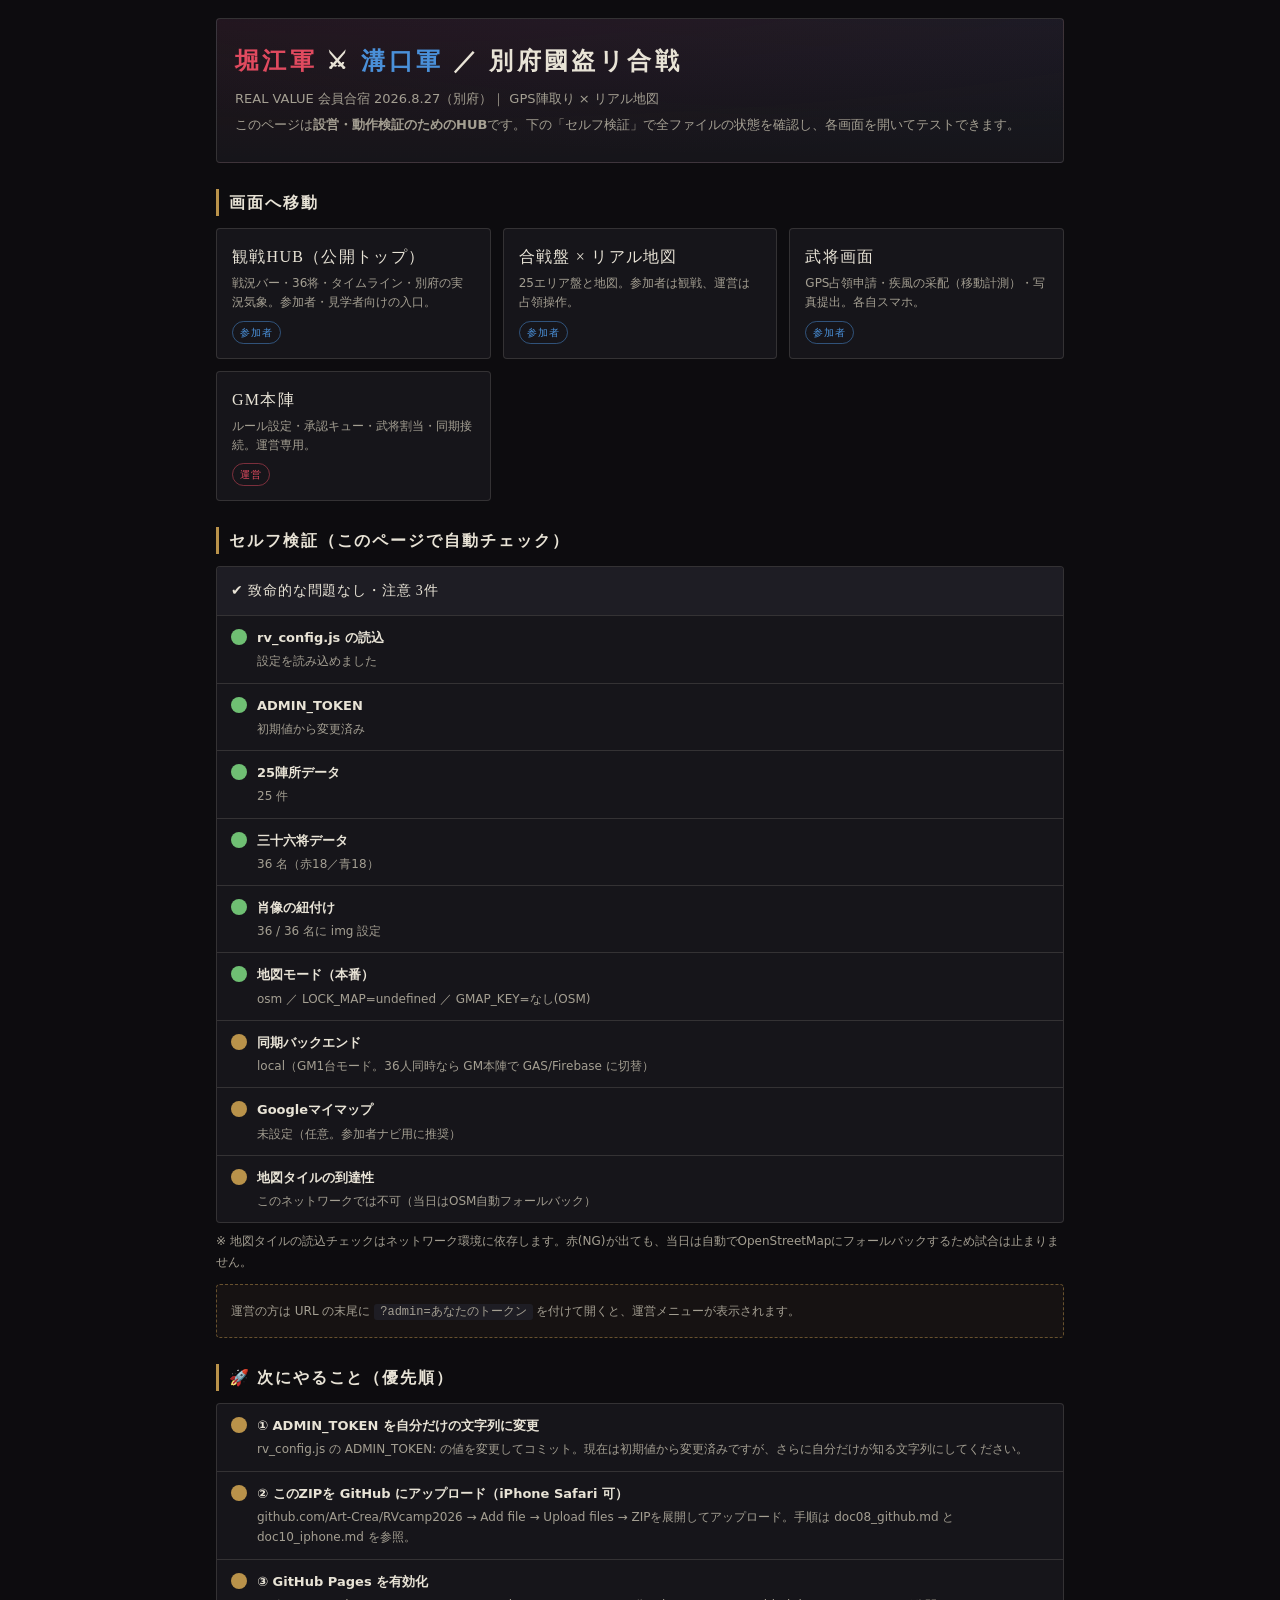
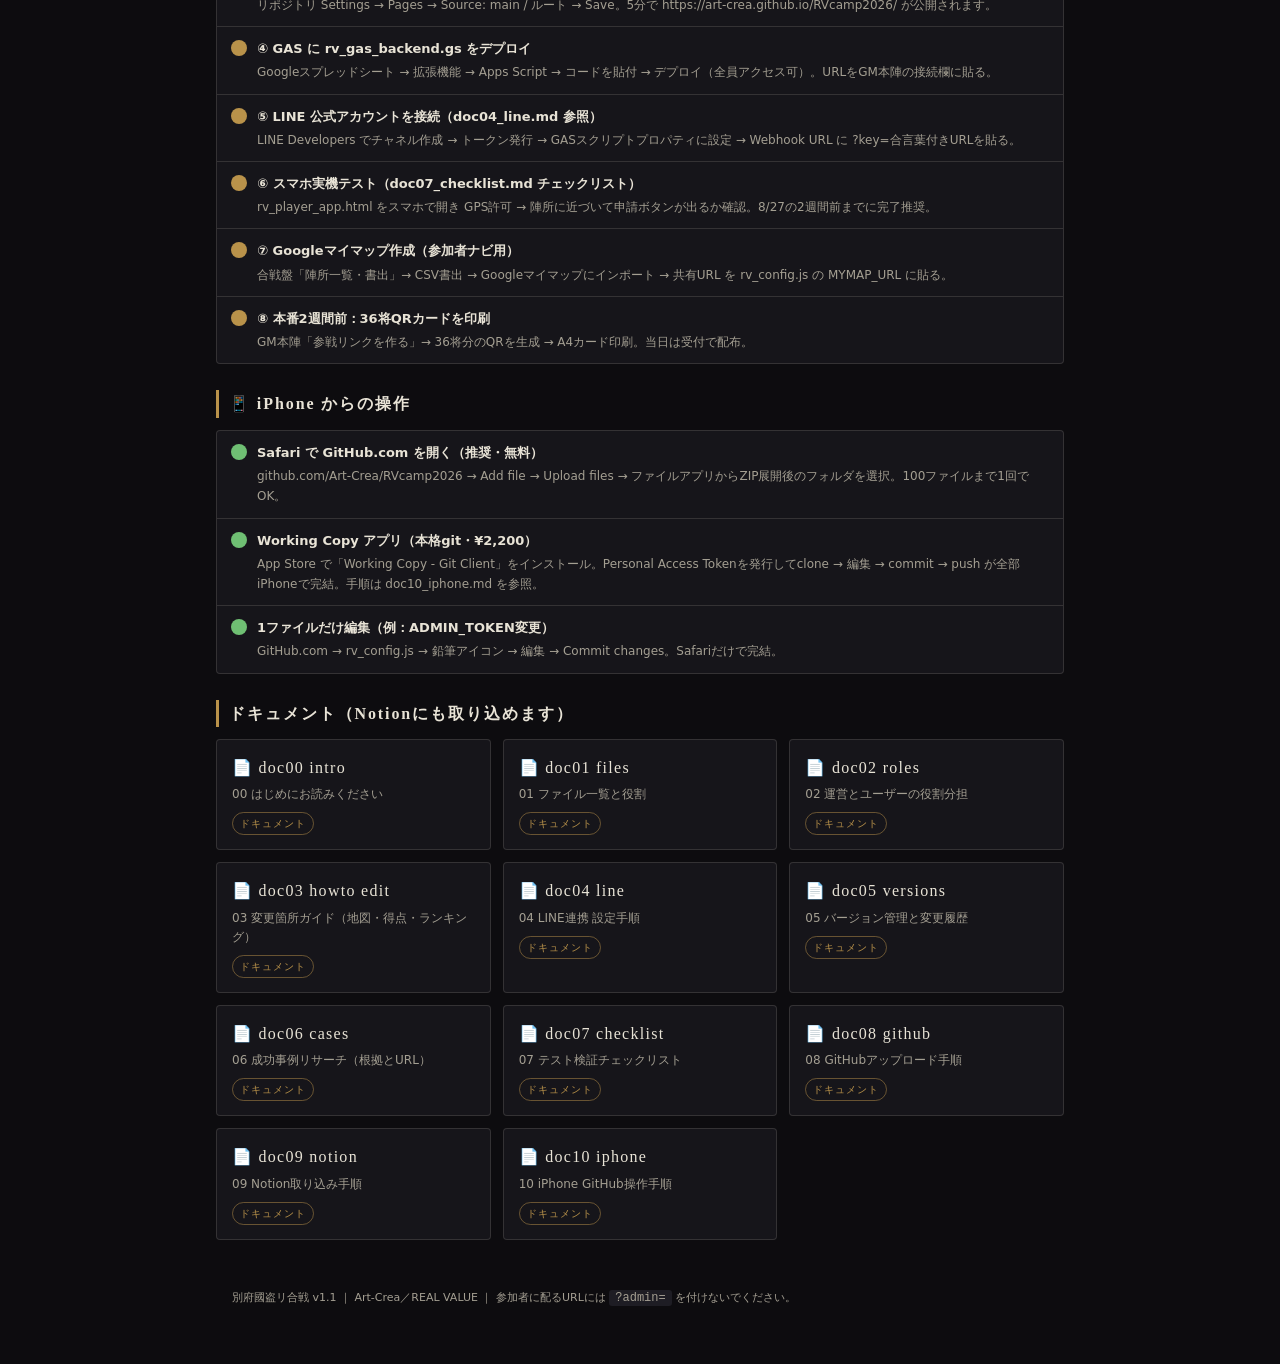
<file: index.html>
<!DOCTYPE html>
<html lang="ja">
<head>
<meta charset="utf-8">
<meta name="viewport" content="width=device-width, initial-scale=1.0, viewport-fit=cover">
<title>別府國盗リ合戦 — 設営・検証HUB</title>
<link rel="stylesheet" href="./rv_style.css">
<style>
  .wrap{max-width:880px;margin:0 auto;padding:18px 16px 40px}
  .hero{border:1px solid var(--line);border-radius:var(--r);padding:22px 18px;margin-bottom:20px;
        background:radial-gradient(1200px 200px at 20% -40%, rgba(200,16,46,.10), transparent),
                   radial-gradient(1200px 200px at 90% -40%, rgba(31,95,169,.10), transparent), var(--sumi-2)}
  .hero h1{font-family:var(--mincho);letter-spacing:.14em;margin:0 0 6px;font-size:24px}
  .hero .shu{color:var(--shu-soft)} .hero .ai{color:var(--ai-soft)}
  .hero p{margin:.3em 0;color:var(--washi-dim);font-size:13px}
  .grid{display:grid;grid-template-columns:repeat(auto-fill,minmax(250px,1fr));gap:12px;margin:8px 0 22px}
  .card{display:block;border:1px solid var(--line);border-radius:var(--r);padding:14px 15px;text-decoration:none;
        color:var(--washi);background:var(--sumi-2);transition:border-color .15s}
  .card:hover{border-color:var(--kin)}
  .card .t{font-family:var(--mincho);font-size:16px;letter-spacing:.08em;margin-bottom:4px}
  .card .t .em{color:var(--kin)}
  .card .d{font-size:12px;color:var(--washi-dim);line-height:1.6}
  .card .role{display:inline-block;font-size:10px;letter-spacing:.1em;padding:2px 7px;border-radius:99px;margin-top:8px;border:1px solid var(--line)}
  .role.user{color:var(--ai-soft);border-color:rgba(74,144,217,.5)}
  .role.gm{color:var(--shu-soft);border-color:rgba(224,74,95,.5)}
  .role.doc{color:var(--kin);border-color:rgba(185,146,74,.5)}
  h2.sec{font-family:var(--mincho);letter-spacing:.12em;font-size:16px;border-left:3px solid var(--kin);padding-left:10px;margin:26px 0 12px}
  .check{border:1px solid var(--line);border-radius:var(--r);background:var(--sumi-2);overflow:hidden}
  .check .row{display:flex;align-items:flex-start;gap:10px;padding:11px 14px;border-top:1px solid var(--line);font-size:13px}
  .check .row:first-child{border-top:0}
  .dot{flex:0 0 auto;width:16px;height:16px;border-radius:50%;margin-top:2px;background:var(--washi-dim)}
  .dot.ok{background:var(--ok)} .dot.ng{background:var(--ng)} .dot.warn{background:var(--kin)}
  .check .k{font-weight:600} .check .v{color:var(--washi-dim);font-size:12px;margin-top:2px}
  .summary{padding:12px 14px;font-family:var(--mincho);letter-spacing:.06em;background:var(--sumi-3)}
  .opsbox{border:1px dashed rgba(185,146,74,.5);border-radius:var(--r);padding:14px;margin-top:10px;background:rgba(185,146,74,.05)}
  code{background:var(--sumi-3);padding:1px 6px;border-radius:3px;font-size:12px}
  .muted{color:var(--washi-dim);font-size:12px}
</style>
</head>
<body>
<div class="wrap">

  <div class="hero">
    <h1><span class="shu">堀江軍</span> ⚔ <span class="ai">溝口軍</span> ／ 別府國盗リ合戦</h1>
    <p>REAL VALUE 会員合宿 2026.8.27（別府）｜ GPS陣取り × リアル地図</p>
    <p class="muted">このページは<strong>設営・動作検証のためのHUB</strong>です。下の「セルフ検証」で全ファイルの状態を確認し、各画面を開いてテストできます。</p>
  </div>

  <h2 class="sec">画面へ移動</h2>
  <div class="grid" id="nav"></div>

  <h2 class="sec">セルフ検証（このページで自動チェック）</h2>
  <div class="check" id="check"><div class="summary" id="sum">検証中…</div></div>
  <p class="muted" style="margin-top:8px">※ 地図タイルの読込チェックはネットワーク環境に依存します。赤(NG)が出ても、当日は自動でOpenStreetMapにフォールバックするため試合は止まりません。</p>

  <div id="opszone"></div>

  <h2 class="sec">🚀 次にやること（優先順）</h2>
  <div class="check" id="todo">
    <div class="row"><span class="dot warn"></span><div><div class="k">① ADMIN_TOKEN を自分だけの文字列に変更</div><div class="v">rv_config.js の ADMIN_TOKEN: の値を変更してコミット。現在は初期値から変更済みですが、さらに自分だけが知る文字列にしてください。</div></div></div>
    <div class="row"><span class="dot warn"></span><div><div class="k">② このZIPを GitHub にアップロード（iPhone Safari 可）</div><div class="v">github.com/Art-Crea/RVcamp2026 → Add file → Upload files → ZIPを展開してアップロード。手順は doc08_github.md と doc10_iphone.md を参照。</div></div></div>
    <div class="row"><span class="dot warn"></span><div><div class="k">③ GitHub Pages を有効化</div><div class="v">リポジトリ Settings → Pages → Source: main / ルート → Save。5分で https://art-crea.github.io/RVcamp2026/ が公開されます。</div></div></div>
    <div class="row"><span class="dot warn"></span><div><div class="k">④ GAS に rv_gas_backend.gs をデプロイ</div><div class="v">Googleスプレッドシート → 拡張機能 → Apps Script → コードを貼付 → デプロイ（全員アクセス可）。URLをGM本陣の接続欄に貼る。</div></div></div>
    <div class="row"><span class="dot warn"></span><div><div class="k">⑤ LINE 公式アカウントを接続（doc04_line.md 参照）</div><div class="v">LINE Developers でチャネル作成 → トークン発行 → GASスクリプトプロパティに設定 → Webhook URL に ?key=合言葉付きURLを貼る。</div></div></div>
    <div class="row"><span class="dot warn"></span><div><div class="k">⑥ スマホ実機テスト（doc07_checklist.md チェックリスト）</div><div class="v">rv_player_app.html をスマホで開き GPS許可 → 陣所に近づいて申請ボタンが出るか確認。8/27の2週間前までに完了推奨。</div></div></div>
    <div class="row"><span class="dot warn"></span><div><div class="k">⑦ Googleマイマップ作成（参加者ナビ用）</div><div class="v">合戦盤「陣所一覧・書出」→ CSV書出 → Googleマイマップにインポート → 共有URL を rv_config.js の MYMAP_URL に貼る。</div></div></div>
    <div class="row"><span class="dot warn"></span><div><div class="k">⑧ 本番2週間前：36将QRカードを印刷</div><div class="v">GM本陣「参戦リンクを作る」→ 36将分のQRを生成 → A4カード印刷。当日は受付で配布。</div></div></div>
  </div>

  <h2 class="sec">📱 iPhone からの操作</h2>
  <div class="check">
    <div class="row"><span class="dot ok"></span><div><div class="k">Safari で GitHub.com を開く（推奨・無料）</div><div class="v">github.com/Art-Crea/RVcamp2026 → Add file → Upload files → ファイルアプリからZIP展開後のフォルダを選択。100ファイルまで1回でOK。</div></div></div>
    <div class="row"><span class="dot ok"></span><div><div class="k">Working Copy アプリ（本格git・¥2,200）</div><div class="v">App Store で「Working Copy - Git Client」をインストール。Personal Access Tokenを発行してclone → 編集 → commit → push が全部iPhoneで完結。手順は doc10_iphone.md を参照。</div></div></div>
    <div class="row"><span class="dot ok"></span><div><div class="k">1ファイルだけ編集（例：ADMIN_TOKEN変更）</div><div class="v">GitHub.com → rv_config.js → 鉛筆アイコン → 編集 → Commit changes。Safariだけで完結。</div></div></div>
  </div>

  <h2 class="sec">ドキュメント（Notionにも取り込めます）</h2>
  <div class="grid" id="docs"></div>

  <footer style="border:0;text-align:left">
    別府國盗リ合戦 v1.1 ｜ Art-Crea／REAL VALUE ｜ 参加者に配るURLには <code>?admin=</code> を付けないでください。
  </footer>
</div>

<!-- 設定とデータを読み込んで自己診断する -->
<script src="./rv_config.js"></script>
<script src="./rv_portraits.js"></script>
<script src="./rv_data.js"></script>
<script>
(function(){
  var CFG = window.RV_CONFIG || {};
  var qs = new URLSearchParams(location.search);
  var admin = qs.get('admin');
  var isAdmin = !!(CFG.ADMIN_TOKEN && admin === CFG.ADMIN_TOKEN);
  var adminQS = isAdmin ? ('?admin=' + encodeURIComponent(CFG.ADMIN_TOKEN)) : '';

  /* ---- ナビカード ---- */
  var nav = [
    {t:'観戦HUB（公開トップ）', f:'Kunitori.html', d:'戦況バー・36将・タイムライン・別府の実況気象。参加者・見学者向けの入口。', role:'user', label:'参加者'},
    {t:'合戦盤 × リアル地図', f:'rv_kunitori_board25.html', d:'25エリア盤と地図。参加者は観戦、運営は占領操作。', role:'user', label:'参加者'},
    {t:'武将画面', f:'rv_player_app.html', d:'GPS占領申請・疾風の采配（移動計測）・写真提出。各自スマホ。', role:'user', label:'参加者'},
    {t:'GM本陣', f:'rv_gm_dashboard.html', d:'ルール設定・承認キュー・武将割当・同期接続。運営専用。', role:'gm', label:'運営'}
  ];
  document.getElementById('nav').innerHTML = nav.map(function(n){
    var href = n.f + ((n.role==='gm'||n.f.indexOf('board25')>=0) ? adminQS : '');
    return '<a class="card" href="'+href+'">'
      + '<div class="t">'+n.t+'</div><div class="d">'+n.d+'</div>'
      + '<span class="role '+n.role+'">'+n.label+'</span></a>';
  }).join('');

  /* ---- ドキュメントカード ---- */
    var docs = [
    ['doc00_intro', '00 はじめにお読みください'],
    ['doc01_files', '01 ファイル一覧と役割'],
    ['doc02_roles', '02 運営とユーザーの役割分担'],
    ['doc03_howto_edit', '03 変更箇所ガイド（地図・得点・ランキング）'],
    ['doc04_line', '04 LINE連携 設定手順'],
    ['doc05_versions', '05 バージョン管理と変更履歴'],
    ['doc06_cases', '06 成功事例リサーチ（根拠とURL）'],
    ['doc07_checklist', '07 テスト検証チェックリスト'],
    ['doc08_github', '08 GitHubアップロード手順'],
    ['doc09_notion', '09 Notion取り込み手順'],
    ['doc10_iphone', '10 iPhone GitHub操作手順']
  ];
  document.getElementById('docs').innerHTML = docs.map(function(d){
    return '<a class="card" href="./'+d[0]+'.md"><div class="t"><span class="em">📄</span> '+d[0].replace(/_/g,' ')+'</div>'
      + '<div class="d">'+d[1]+'</div><span class="role doc">ドキュメント</span></a>';
  }).join('');

  /* ---- セルフ検証 ---- */
  var checks = [];
  function add(state, k, v){ checks.push({state:state,k:k,v:v}); }

  // 1. config
  add(window.RV_CONFIG ? 'ok':'ng', 'rv_config.js の読込', window.RV_CONFIG ? '設定を読み込めました' : '読み込めません。ファイル配置を確認');
  // 2. admin token changed
  if (CFG.ADMIN_TOKEN === 'honjin827') add('warn','ADMIN_TOKEN が初期値のまま','公開前に自分だけの文字列へ変更してください（rv_config.js）');
  else add('ok','ADMIN_TOKEN','初期値から変更済み');
  // 3. data 25 CPs
  var cpOK = (typeof DEFAULT_CP !== 'undefined') && DEFAULT_CP.length === 25;
  add(cpOK?'ok':'ng','25陣所データ', (typeof DEFAULT_CP!=='undefined') ? (DEFAULT_CP.length+' 件') : '読み込めません');
  // 4. 36 busho
  var buOK = (typeof BUSHO !== 'undefined') && BUSHO.length === 36;
  var rCnt = buOK ? BUSHO.filter(function(b){return b.a==='r';}).length : 0;
  var bCnt = buOK ? BUSHO.filter(function(b){return b.a==='b';}).length : 0;
  add(buOK?'ok':'ng','三十六将データ', buOK ? (BUSHO.length+' 名（赤'+rCnt+'／青'+bCnt+'）') : '読み込めません');
  // 5. portraits linked
  if (buOK){
    var withImg = BUSHO.filter(function(b){return b.img;}).length;
    add(withImg===36?'ok':'warn','肖像の紐付け', withImg+' / 36 名に img 設定');
  }
  // 6. map mode
  add('ok','地図モード（本番）', (CFG.MAP_MODE||'osm')+' ／ LOCK_MAP='+CFG.LOCK_MAP+' ／ GMAP_KEY='+(CFG.GMAP_KEY?'設定あり':'なし(OSM)'));
  // 7. sync backend
  var sync = CFG.SYNC || {};
  add(sync.backend==='local'?'warn':'ok','同期バックエンド', (sync.backend||'local')+(sync.backend==='local'?'（GM1台モード。36人同時なら GM本陣で GAS/Firebase に切替）':''));
  // 8. MyMap
  add(CFG.MYMAP_URL?'ok':'warn','Googleマイマップ', CFG.MYMAP_URL ? '設定済み' : '未設定（任意。参加者ナビ用に推奨）');

  // 9. map tile reachability (async)
  var mapRowId = 'map-tile-row';
  add('warn','地図タイルの到達性', '確認中…');

  render();

  // async tile check
  var img = new Image();
  var done=false;
  var to = setTimeout(function(){ if(!done){ setTile('warn','8秒無応答（当日はOSM自動フォールバック）'); } }, 8000);
  img.onload = function(){ done=true; clearTimeout(to); setTile('ok','OpenStreetMap タイル到達OK'); };
  img.onerror = function(){ done=true; clearTimeout(to); setTile('warn','このネットワークでは不可（当日はOSM自動フォールバック）'); };
  img.src = 'https://tile.openstreetmap.org/12/3638/1612.png?_=' + Date.now();
  function setTile(state,msg){ var c=checks.find(function(x){return x.k==='地図タイルの到達性';}); if(c){c.state=state;c.v=msg;render();} }

  function render(){
    var el = document.getElementById('check');
    var ng = checks.filter(function(c){return c.state==='ng';}).length;
    var warn = checks.filter(function(c){return c.state==='warn';}).length;
    var sumTxt = ng>0 ? ('⚠ 要対応 '+ng+'件・注意 '+warn+'件') :
                 (warn>0 ? ('✔ 致命的な問題なし・注意 '+warn+'件') : '✔ すべて良好。設営完了です');
    var rows = checks.map(function(c){
      return '<div class="row"><span class="dot '+c.state+'"></span><div><div class="k">'+c.k+'</div><div class="v">'+c.v+'</div></div></div>';
    }).join('');
    el.innerHTML = '<div class="summary">'+sumTxt+'</div>' + rows;
  }

  /* ---- 運営ゾーン ---- */
  var oz = document.getElementById('opszone');
  if (isAdmin){
    oz.innerHTML = '<div class="opsbox"><strong style="color:var(--kin)">🔐 運営モードで表示中</strong>'
      + '<p class="muted" style="margin:.5em 0">上のリンクには自動で <code>?admin=</code> が付いています。'
      + '合戦盤で地図切替・占領操作・陣所編集ができます。</p>'
      + '<p class="muted">参加者に配るときは、このアドレスから <code>'+ '?admin=…' +'</code> を外して配布してください。</p></div>';
  } else {
    oz.innerHTML = '<div class="opsbox"><span class="muted">運営の方は URL の末尾に '
      + '<code>?admin=あなたのトークン</code> を付けて開くと、運営メニューが表示されます。</span></div>';
  }
})();
</script>
</body>
</html>
</file>
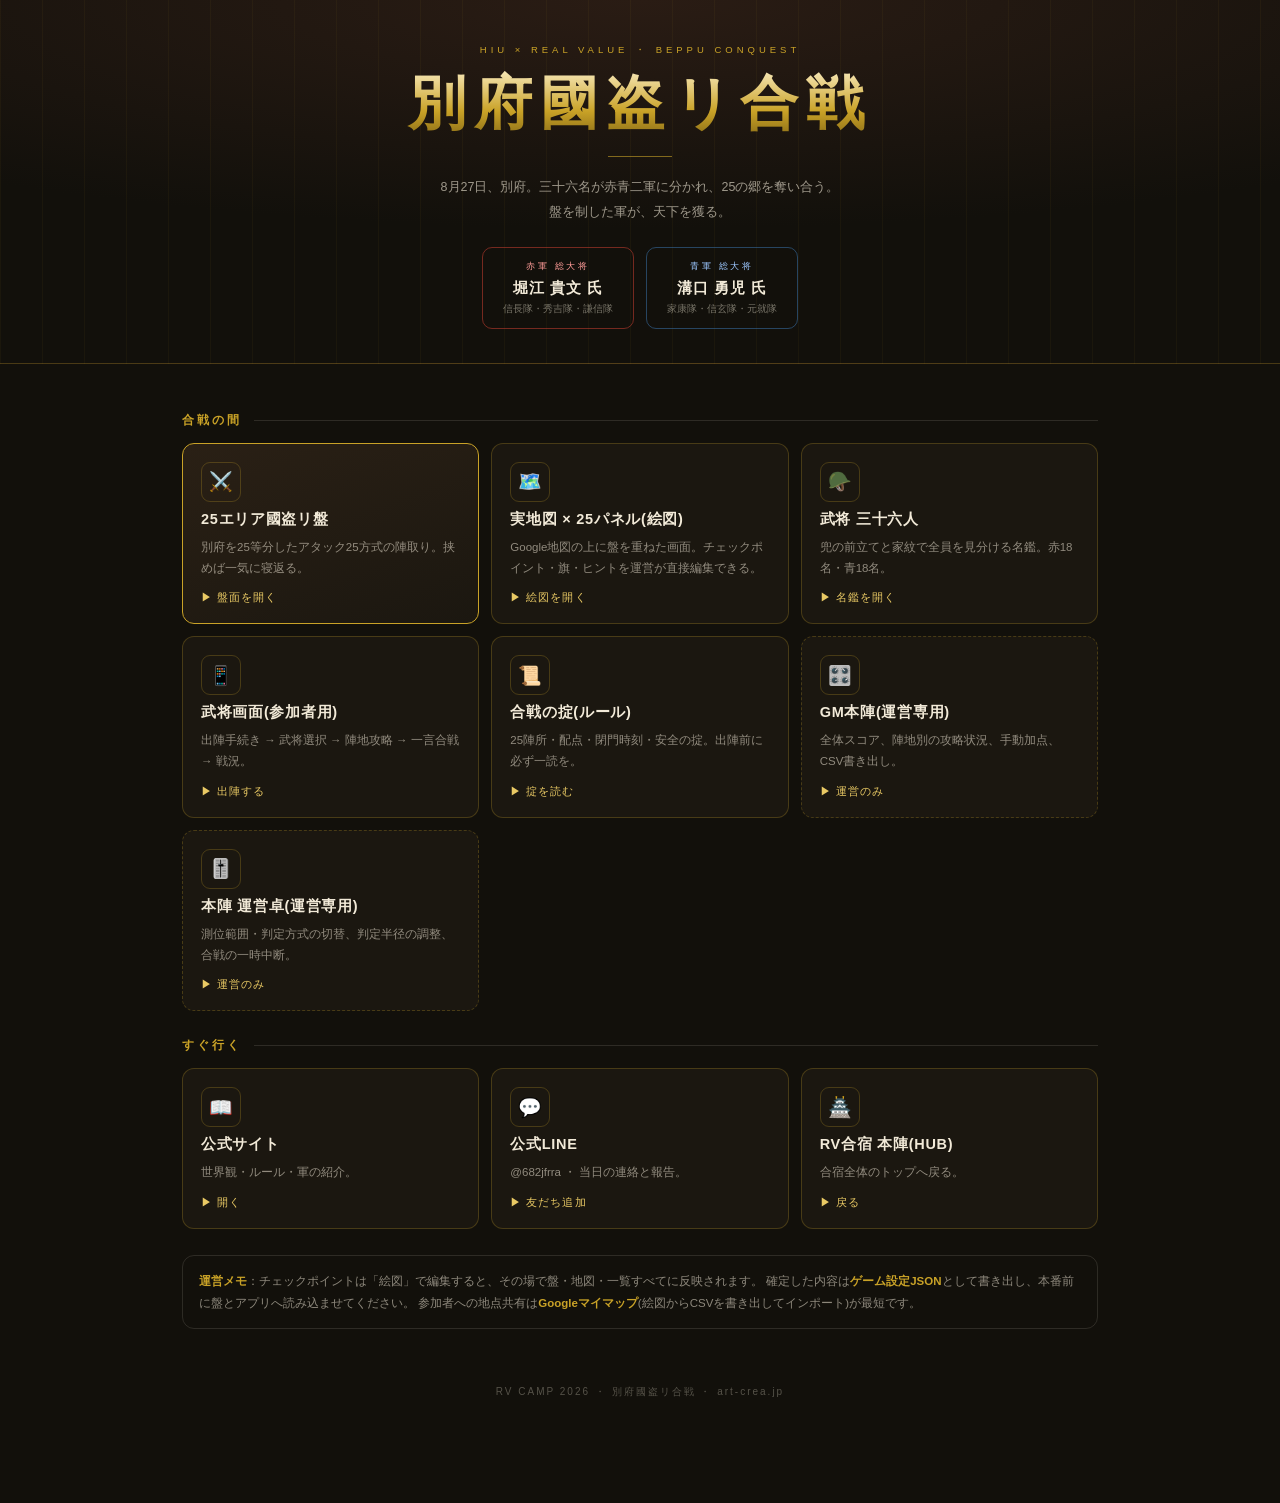
<file: 02_kunitorigassen.html>
<!DOCTYPE html>
<html lang="ja">
<head>
<meta charset="UTF-8">
<meta name="viewport" content="width=device-width, initial-scale=1.0">
<title>別府國盗リ合戦 — 合戦本陣</title>
<meta property="og:title" content="別府國盗リ合戦 — 合戦本陣">
<meta property="og:description" content="8/27 三十六名、赤青二軍、天下分け目の一日。">
<style>
:root{
  --ink:#12100b; --ink2:#1b1710; --paper:#f2ead8;
  --gold:#c9a227; --gold-hi:#e9c964;
  --aka:#d84334; --ao:#3d7ab8;
  --line:rgba(201,162,39,.26); --soft:rgba(242,234,216,.12);
  --mono:'JetBrains Mono',Consolas,monospace;
}
*{box-sizing:border-box;margin:0;padding:0;}
body{background:var(--ink);color:var(--paper);
  font-family:'Hiragino Kaku Gothic ProN','Yu Gothic','Noto Sans JP',sans-serif;padding-bottom:70px;}
a{text-decoration:none;color:inherit;}

/* 幟(のぼり)ヒーロー：文字と紋は別レイヤー、絶対に重ねない */
.hero{position:relative;overflow:hidden;border-bottom:1px solid var(--line);
  background:
    repeating-linear-gradient(90deg,rgba(201,162,39,.05) 0 1px,transparent 1px 42px),
    radial-gradient(120% 90% at 50% 0%,#2a1c14,#12100b 70%);
  padding:44px 18px 34px;text-align:center;}
.hero .eyebrow{font-size:9.5px;letter-spacing:.42em;color:var(--gold);margin-bottom:14px;}
.hero h1{font-family:'Yu Mincho','Hiragino Mincho ProN',serif;font-weight:900;
  font-size:clamp(30px,8vw,58px);letter-spacing:.14em;line-height:1.15;
  background:linear-gradient(180deg,#f6e6b4,#c9a227 60%,#8a6d17);
  -webkit-background-clip:text;background-clip:text;color:transparent;}
.hero .rule{width:64px;height:1px;background:var(--gold);margin:18px auto;opacity:.6;}
.hero .lead{font-size:12.5px;line-height:2;color:rgba(242,234,216,.62);max-width:560px;margin:0 auto;}
.armies{display:flex;justify-content:center;gap:12px;margin-top:22px;flex-wrap:wrap;}
.army{border:1px solid var(--line);border-radius:10px;padding:12px 20px;min-width:150px;}
.army.aka{border-color:rgba(216,67,52,.5);} .army.ao{border-color:rgba(61,122,184,.5);}
.army .lb{font-size:9px;letter-spacing:.3em;margin-bottom:6px;}
.army.aka .lb{color:#ff9c98;} .army.ao .lb{color:#9cc7ff;}
.army .gn{font-size:15px;font-weight:800;letter-spacing:.06em;}
.army .sub{font-size:10px;color:rgba(242,234,216,.45);margin-top:4px;}

main{max-width:940px;margin:0 auto;padding:22px 12px;}
h2.sec{font-size:12px;letter-spacing:.24em;color:var(--gold);margin:26px 0 14px;
  display:flex;align-items:center;gap:12px;}
h2.sec::after{content:"";flex:1;height:1px;background:var(--soft);}

.cards{display:grid;grid-template-columns:repeat(auto-fit,minmax(230px,1fr));gap:12px;}
.c{border:1px solid var(--line);border-radius:12px;background:var(--ink2);padding:18px;
  display:flex;flex-direction:column;gap:8px;transition:.18s;}
.c:hover{transform:translateY(-3px);border-color:var(--gold);background:#221b12;}
/* アイコンは独立ボックス。テキストの上に絶対配置しない */
.c .ic{flex:0 0 auto;width:40px;height:40px;border:1px solid var(--line);border-radius:9px;
  display:flex;align-items:center;justify-content:center;font-size:19px;}
.c .t{font-size:14.5px;font-weight:800;letter-spacing:.05em;}
.c .d{font-size:11.5px;line-height:1.85;color:rgba(242,234,216,.55);}
.c .go{font-size:10.5px;color:var(--gold-hi);letter-spacing:.1em;margin-top:auto;padding-top:4px;}
.c.main{border-color:var(--gold);background:linear-gradient(160deg,#2a2015,#1b1710);}
.c.gm{border-style:dashed;}

.notice{margin-top:26px;border:1px solid var(--soft);border-radius:12px;padding:14px 16px;
  font-size:11.5px;line-height:1.95;color:rgba(242,234,216,.55);}
.notice b{color:var(--gold);}
footer{text-align:center;padding:34px 12px;font-size:10px;letter-spacing:.2em;
  color:rgba(242,234,216,.3);}
</style>
</head>
<body>

<div class="hero">
  <div class="eyebrow">HIU × REAL VALUE ・ BEPPU CONQUEST</div>
  <h1>別府國盗リ合戦</h1>
  <div class="rule"></div>
  <p class="lead">8月27日、別府。三十六名が赤青二軍に分かれ、25の郷を奪い合う。<br>盤を制した軍が、天下を獲る。</p>
  <div class="armies">
    <div class="army aka"><div class="lb">赤軍 総大将</div><div class="gn">堀江 貴文 氏</div><div class="sub">信長隊・秀吉隊・謙信隊</div></div>
    <div class="army ao"><div class="lb">青軍 総大将</div><div class="gn">溝口 勇児 氏</div><div class="sub">家康隊・信玄隊・元就隊</div></div>
  </div>
</div>

<main>
  <h2 class="sec">合戦の間</h2>
  <div class="cards">
    <a class="c main" href="rv_kunitori_board25.html">
      <div class="ic">⚔️</div>
      <div class="t">25エリア國盗リ盤</div>
      <div class="d">別府を25等分したアタック25方式の陣取り。挟めば一気に寝返る。</div>
      <div class="go">▶ 盤面を開く</div>
    </a>
    <a class="c" href="rv_kunitori_map25.html">
      <div class="ic">🗺️</div>
      <div class="t">実地図 × 25パネル(絵図)</div>
      <div class="d">Google地図の上に盤を重ねた画面。チェックポイント・旗・ヒントを運営が直接編集できる。</div>
      <div class="go">▶ 絵図を開く</div>
    </a>
    <a class="c" href="rv_bushou36.html">
      <div class="ic">🪖</div>
      <div class="t">武将 三十六人</div>
      <div class="d">兜の前立てと家紋で全員を見分ける名鑑。赤18名・青18名。</div>
      <div class="go">▶ 名鑑を開く</div>
    </a>
    <a class="c" href="rv_player_app.html">
      <div class="ic">📱</div>
      <div class="t">武将画面(参加者用)</div>
      <div class="d">出陣手続き → 武将選択 → 陣地攻略 → 一言合戦 → 戦況。</div>
      <div class="go">▶ 出陣する</div>
    </a>
    <a class="c" href="rv_rules.html">
      <div class="ic">📜</div>
      <div class="t">合戦の掟(ルール)</div>
      <div class="d">25陣所・配点・閉門時刻・安全の掟。出陣前に必ず一読を。</div>
      <div class="go">▶ 掟を読む</div>
    </a>
    <a class="c gm" href="rv_gm_dashboard.html">
      <div class="ic">🎛️</div>
      <div class="t">GM本陣(運営専用)</div>
      <div class="d">全体スコア、陣地別の攻略状況、手動加点、CSV書き出し。</div>
      <div class="go">▶ 運営のみ</div>
    </a>
    <a class="c gm" href="rv_gm_panel.html">
      <div class="ic">🎚️</div>
      <div class="t">本陣 運営卓(運営専用)</div>
      <div class="d">測位範囲・判定方式の切替、判定半径の調整、合戦の一時中断。</div>
      <div class="go">▶ 運営のみ</div>
    </a>
  </div>

  <h2 class="sec">すぐ行く</h2>
  <div class="cards">
    <a class="c" href="Kunitori.html"><div class="ic">📖</div><div class="t">公式サイト</div><div class="d">世界観・ルール・軍の紹介。</div><div class="go">▶ 開く</div></a>
    <a class="c" href="https://lin.ee/vHQ0IV2" target="_blank" rel="noopener"><div class="ic">💬</div><div class="t">公式LINE</div><div class="d">@682jfrra ・ 当日の連絡と報告。</div><div class="go">▶ 友だち追加</div></a>
    <a class="c" href="https://art-crea.github.io/RVcamp2026/"><div class="ic">🏯</div><div class="t">RV合宿 本陣(HUB)</div><div class="d">合宿全体のトップへ戻る。</div><div class="go">▶ 戻る</div></a>
  </div>

  <div class="notice">
    <b>運営メモ</b>：チェックポイントは「絵図」で編集すると、その場で盤・地図・一覧すべてに反映されます。
    確定した内容は<b>ゲーム設定JSON</b>として書き出し、本番前に盤とアプリへ読み込ませてください。
    参加者への地点共有は<b>Googleマイマップ</b>(絵図からCSVを書き出してインポート)が最短です。
  </div>
</main>

<footer>RV CAMP 2026 ・ 別府國盗リ合戦 ・ art-crea.jp</footer>
</body>
</html>
</file>
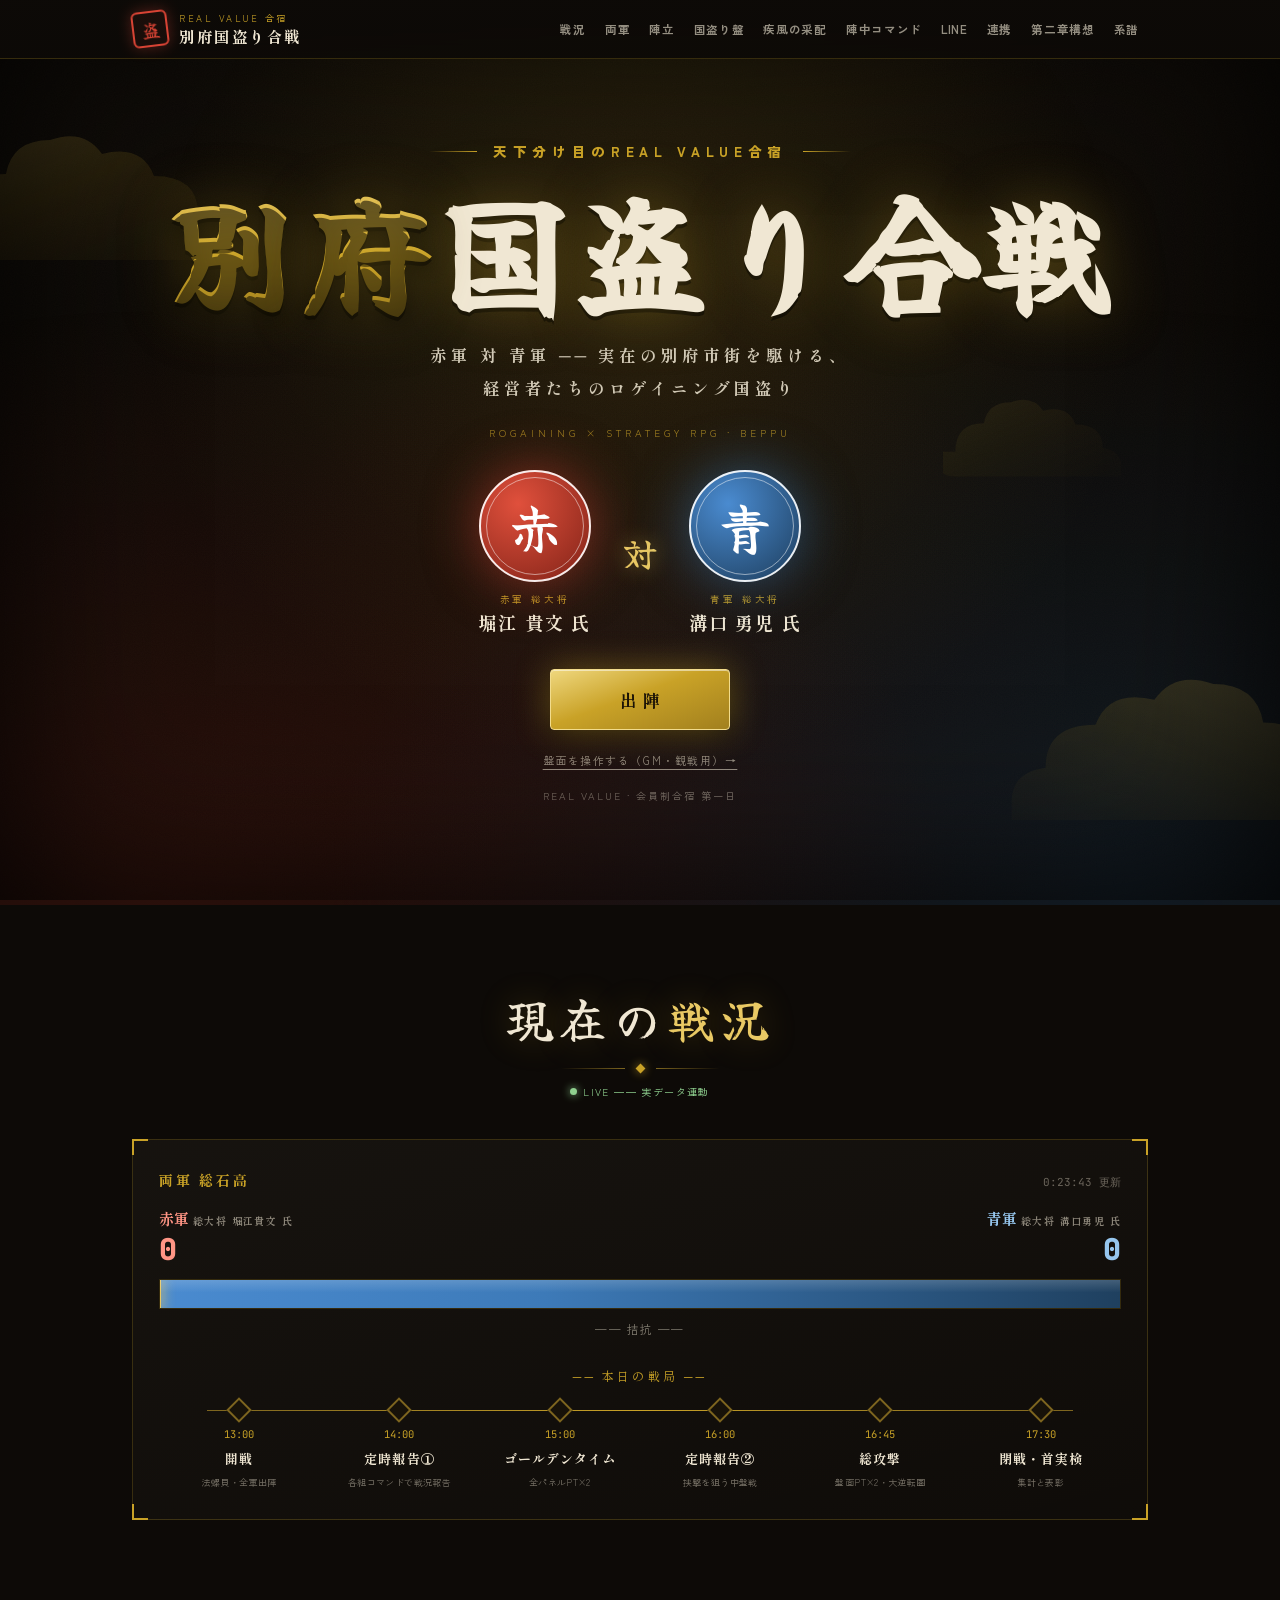
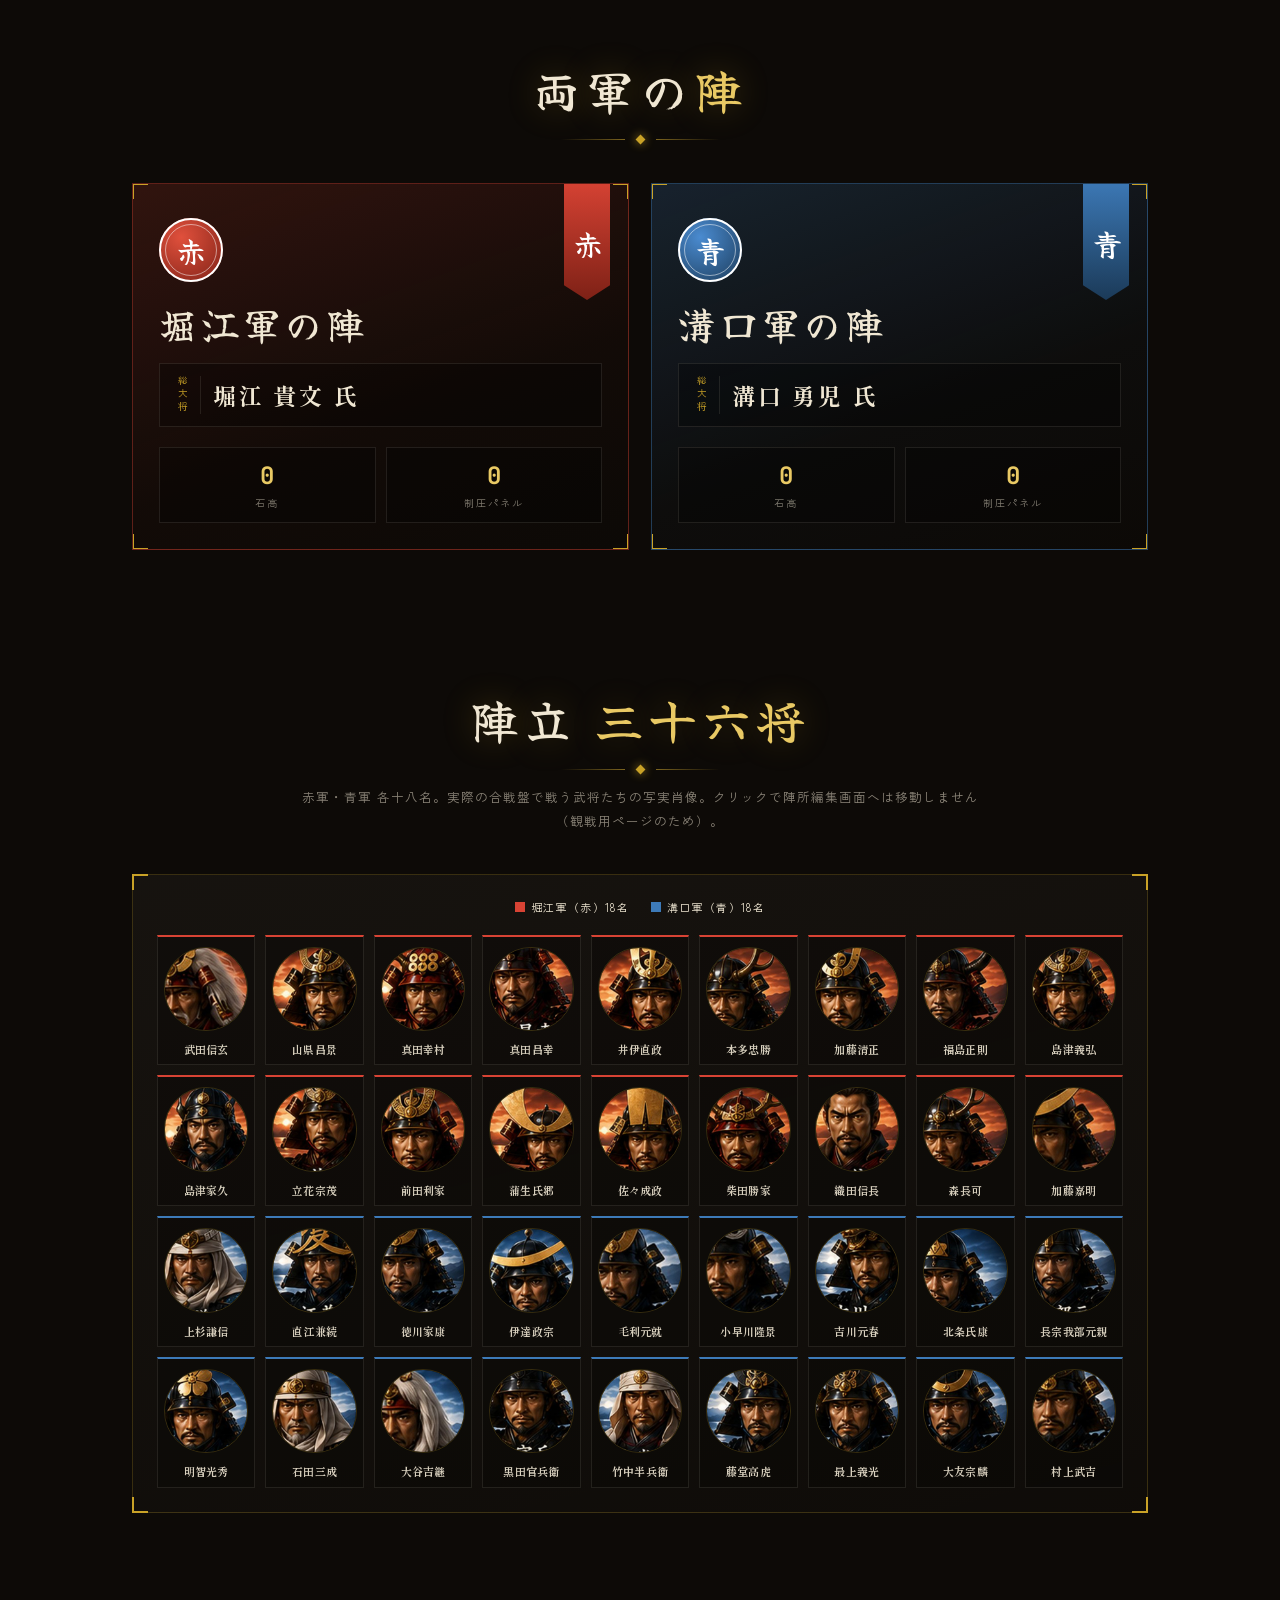
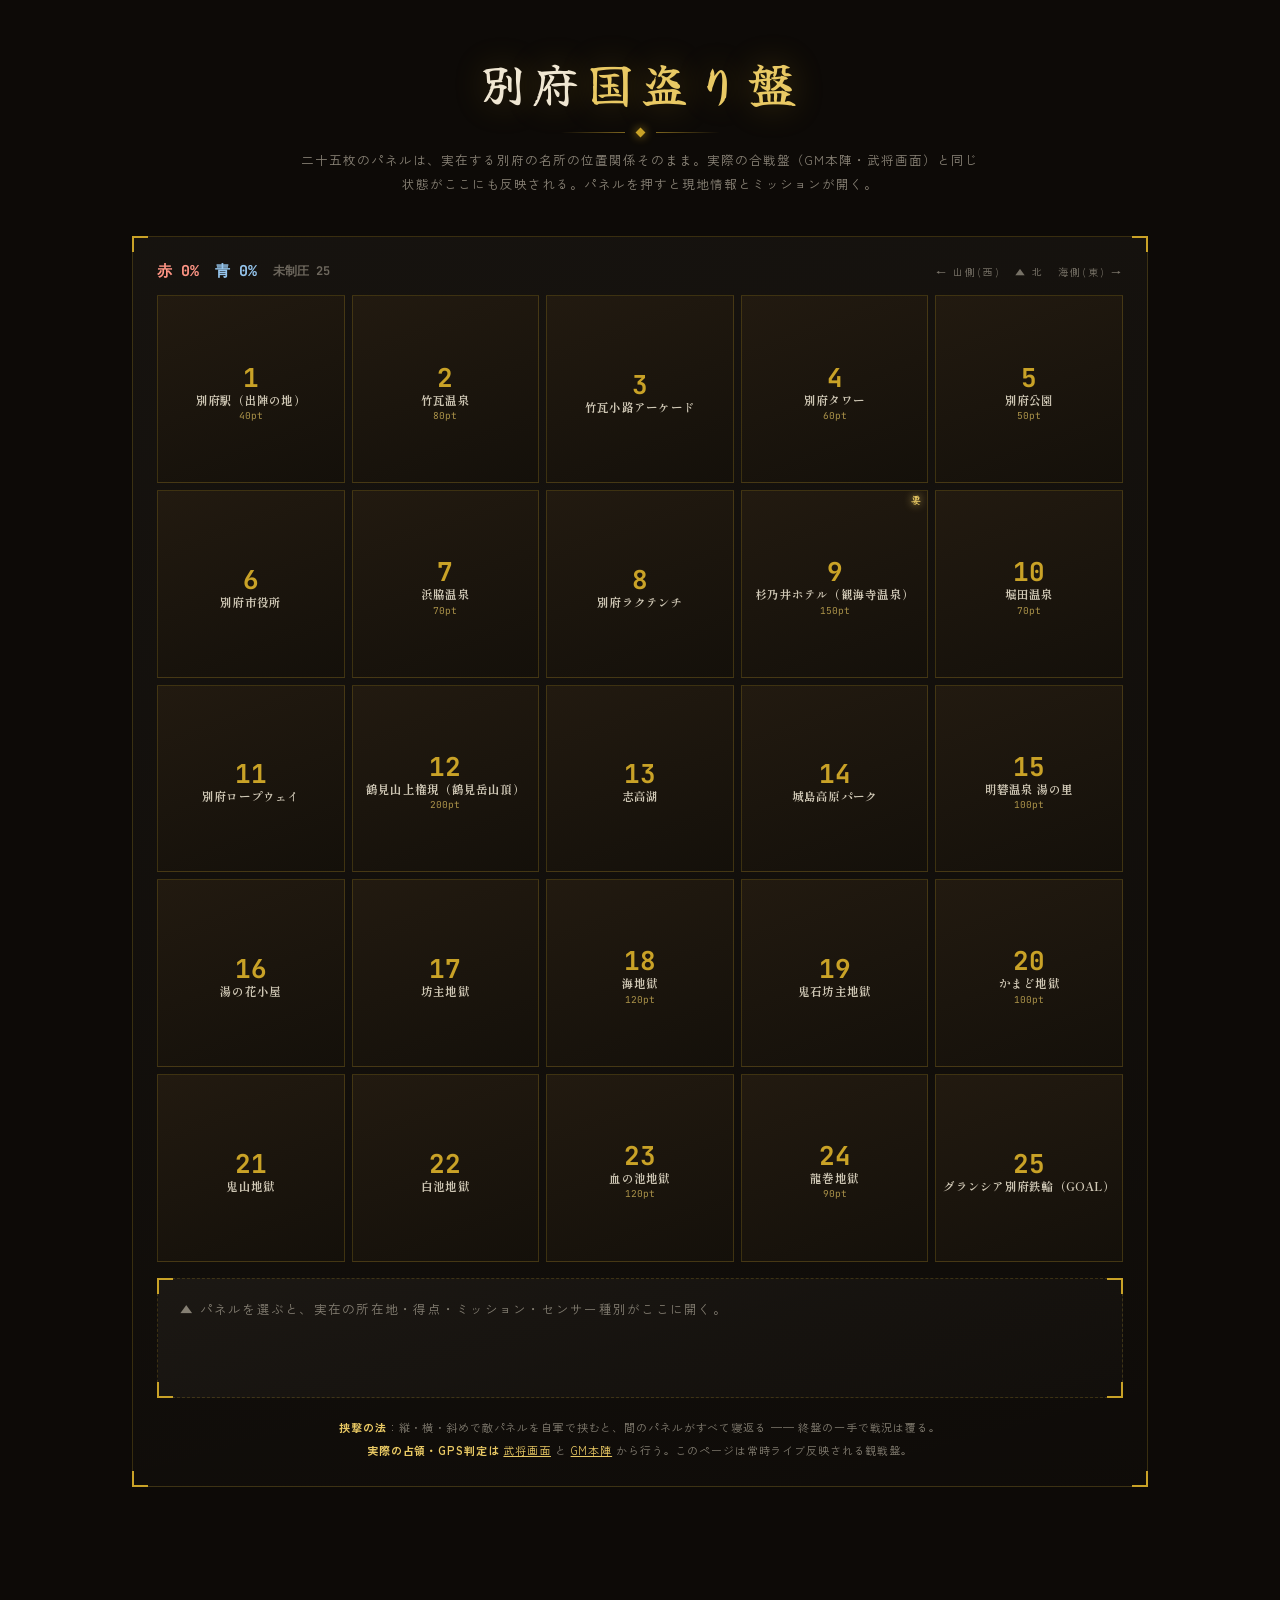
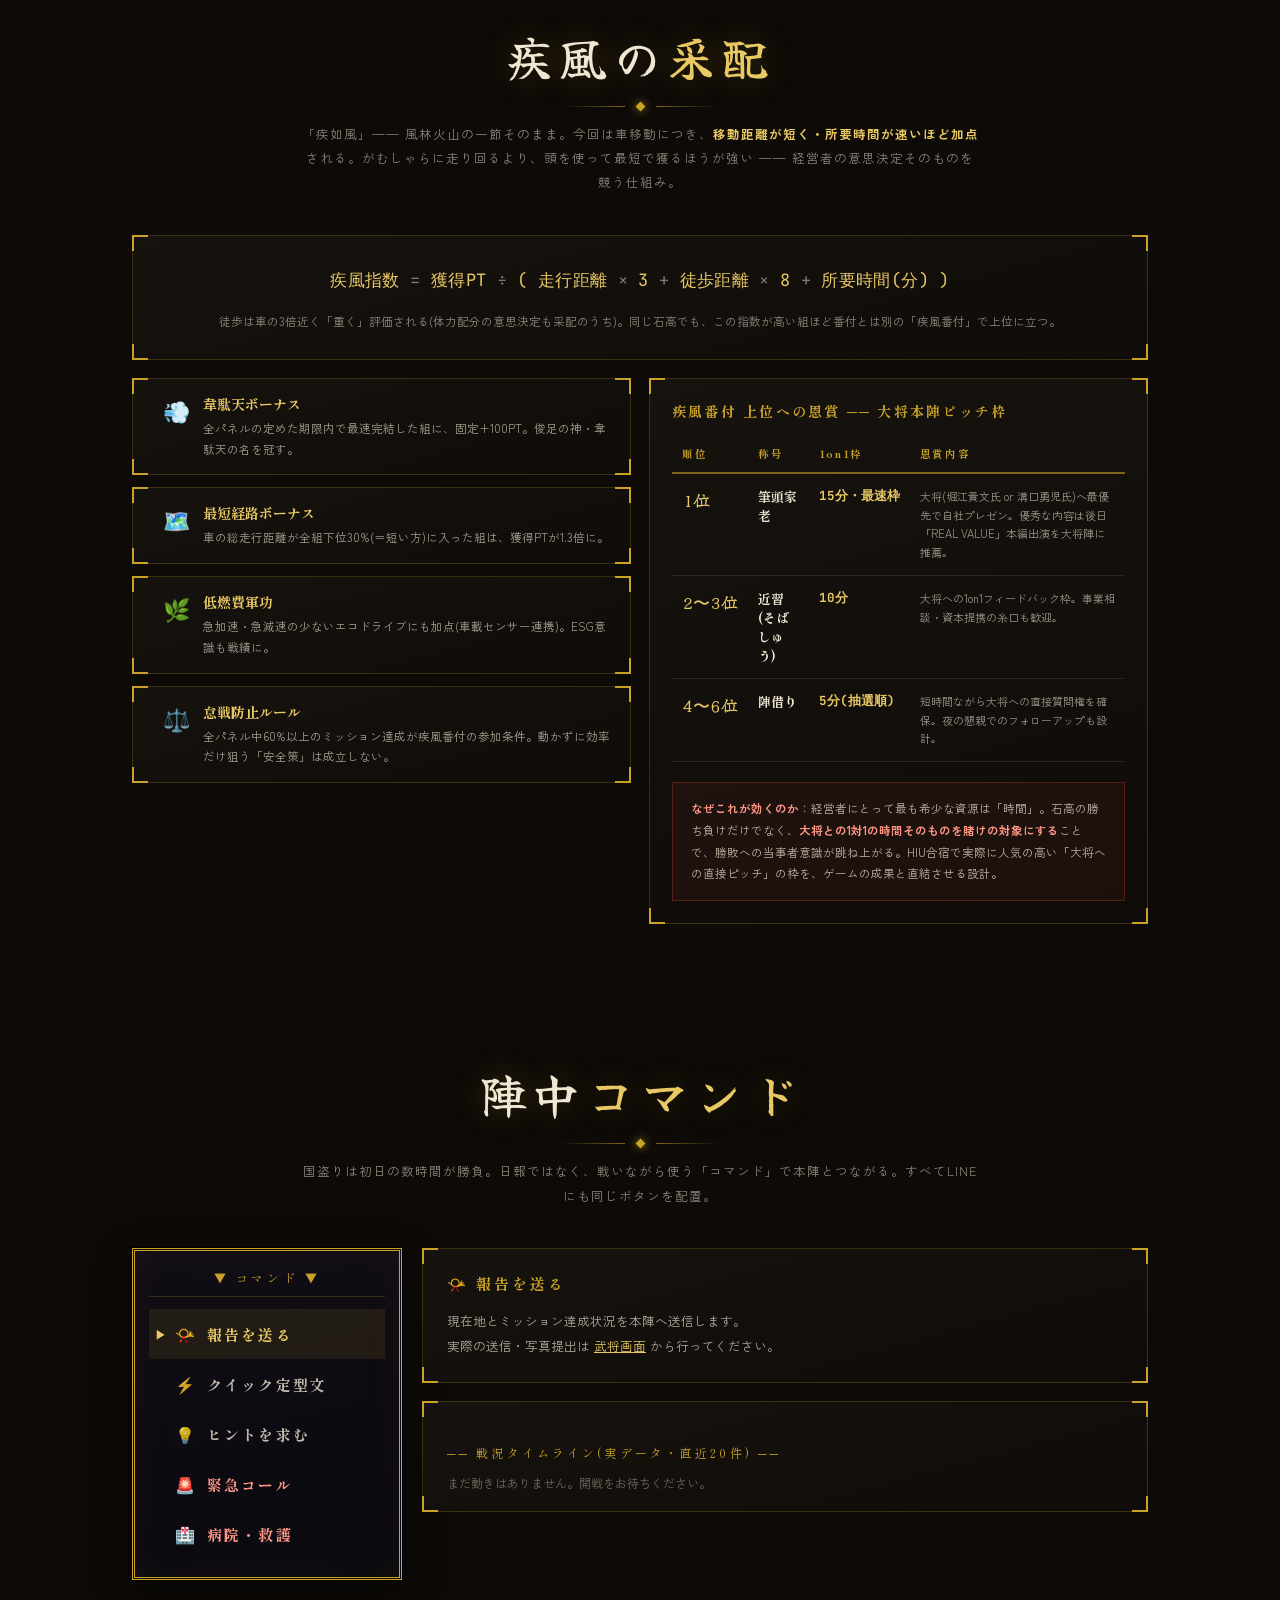
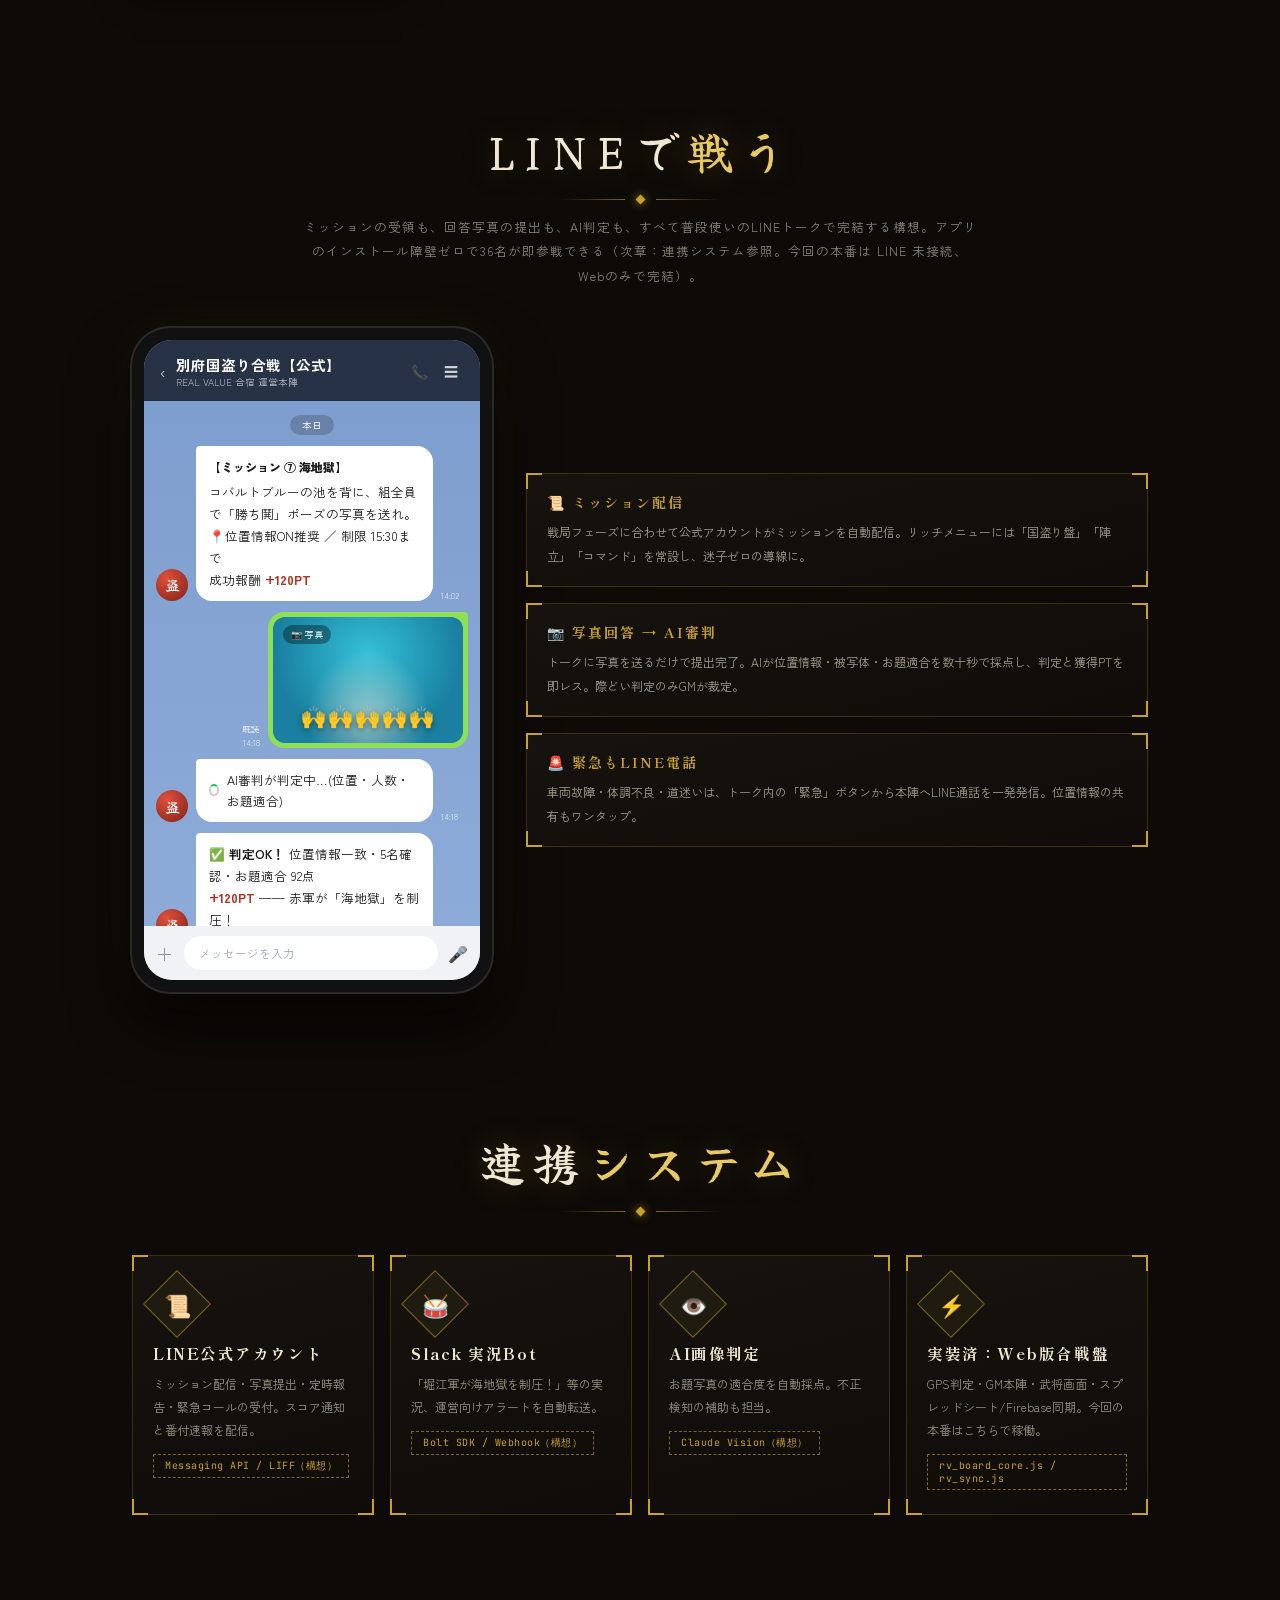
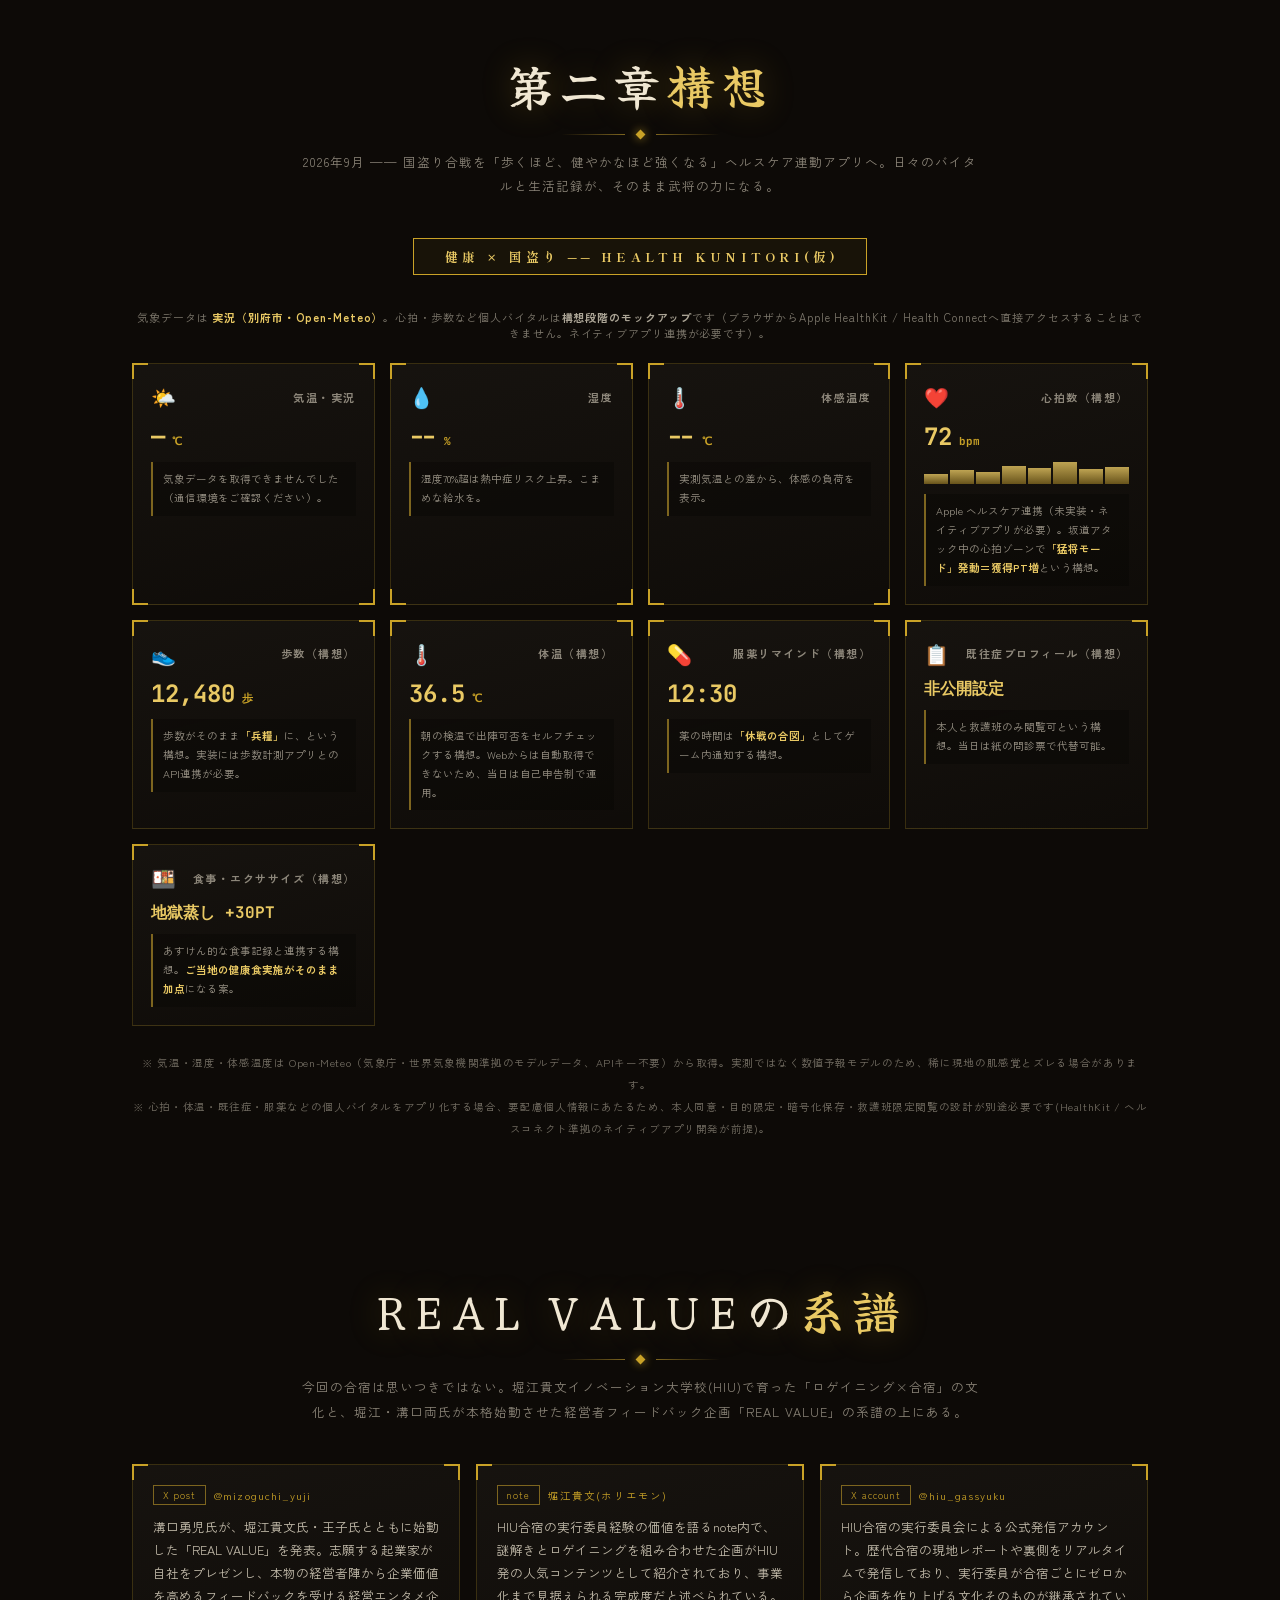
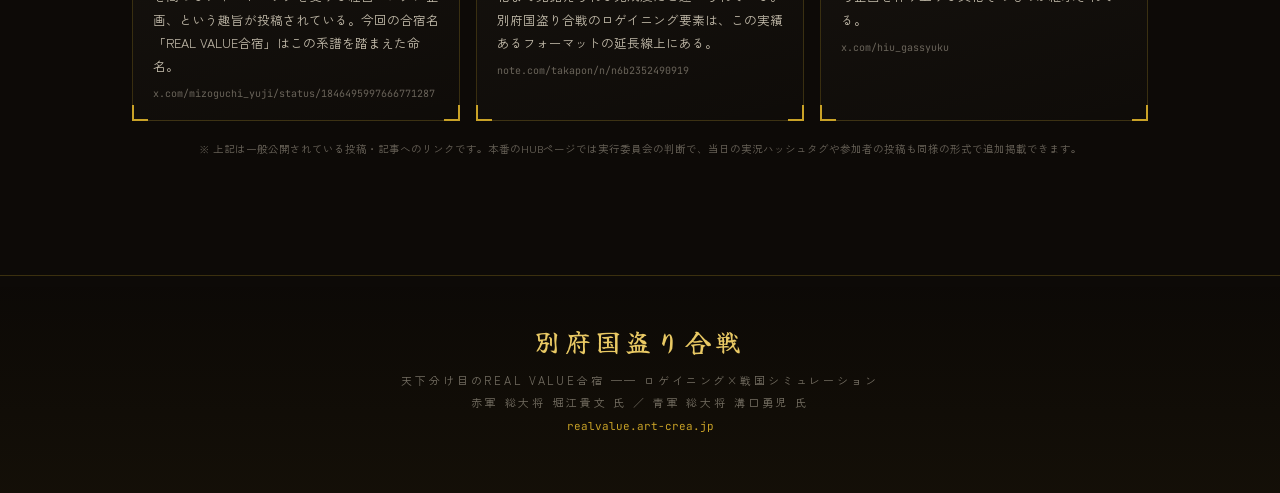
<file: Kunitori.html>
<!DOCTYPE html>
<html lang="ja">
<head>
<meta charset="UTF-8">
<meta name="viewport" content="width=device-width, initial-scale=1.0, viewport-fit=cover">
<meta name="theme-color" content="#0d0a07">
<title>別府国盗り合戦 — 天下分け目のREAL VALUE合宿</title>
<link rel="preconnect" href="https://fonts.googleapis.com">
<link rel="preconnect" href="https://fonts.gstatic.com" crossorigin>
<link href="https://fonts.googleapis.com/css2?family=Yuji+Syuku&family=Shippori+Mincho:wght@500;700;800&family=Zen+Kaku+Gothic+New:wght@400;500;700;900&family=JetBrains+Mono:wght@400;600;700&display=swap" rel="stylesheet">
<style>
:root{
--lacquer:#0d0a07; --sumi:#171209; --panel:#1b140d; --paper:#f0e7d3;
--gold:#c9a227; --gold-hi:#e9c964; --gold-dim:#7d651f;
--aka:#d84334; --aka-deep:#7e2116;
--ao:#3d7ab8; --ao-deep:#1b3a58;
--line:rgba(201,162,39,0.22); --line-soft:rgba(240,231,211,0.10);
--line-green:#06c755;
}
*{box-sizing:border-box;margin:0;padding:0;}
html{scroll-behavior:smooth;}
body{background:var(--lacquer);color:var(--paper);font-family:'Zen Kaku Gothic New',sans-serif;-webkit-font-smoothing:antialiased;overflow-x:hidden;}
body::before{
content:"";position:fixed;inset:0;pointer-events:none;z-index:0;
background:
radial-gradient(ellipse at 50% -20%, rgba(201,162,39,0.07), transparent 55%),
radial-gradient(ellipse at 50% 120%, rgba(126,33,22,0.10), transparent 55%),
url("data:image/svg+xml,%3Csvg xmlns='http://www.w3.org/2000/svg' width='140' height='140'%3E%3Cfilter id='n'%3E%3CfeTurbulence type='fractalNoise' baseFrequency='0.9' numOctaves='2'/%3E%3CfeColorMatrix values='0 0 0 0 0.8 0 0 0 0 0.66 0 0 0 0 0.35 0 0 0 0.028 0'/%3E%3C/filter%3E%3Crect width='140' height='140' filter='url(%23n)'/%3E%3C/svg%3E");
}
body::after{content:"";position:fixed;inset:0;pointer-events:none;z-index:0;box-shadow:inset 0 0 180px rgba(0,0,0,0.85);}
.brush{font-family:'Yuji Syuku',serif;}
.mono{font-family:'JetBrains Mono',monospace;}
.wrap{max-width:1060px;margin:0 auto;padding:0 22px;position:relative;z-index:2;}
.embers{position:fixed;inset:0;pointer-events:none;z-index:1;overflow:hidden;}
.ember{position:absolute;bottom:-10px;border-radius:50%;
background:radial-gradient(circle, rgba(233,201,100,0.9), rgba(216,67,52,0.4) 60%, transparent 70%);
animation:emberRise linear infinite;filter:blur(0.4px);}
@keyframes emberRise{0%{transform:translateY(0) scale(1);opacity:0;}8%{opacity:.85;}
100%{transform:translateY(-105vh) translateX(var(--drift,20px)) scale(.25);opacity:0;}}
@media (prefers-reduced-motion: reduce){.ember{display:none;}}
.kumo{position:absolute;pointer-events:none;opacity:.85;}
.kumo path{fill:url(#goldGrad);}
.kumo.dim{opacity:.35;}
nav.top{position:sticky;top:0;z-index:40;background:linear-gradient(180deg, rgba(13,10,7,0.98), rgba(13,10,7,0.9));
border-bottom:1px solid var(--line);backdrop-filter:blur(8px);}
nav.top .inner{max-width:1060px;margin:0 auto;padding:11px 22px;display:flex;align-items:center;justify-content:space-between;gap:14px;}
.nav-brand{display:flex;align-items:center;gap:11px;text-decoration:none;color:var(--paper);}
.nav-seal{width:36px;height:36px;border:2px solid var(--aka);border-radius:6px;color:var(--aka);
display:flex;align-items:center;justify-content:center;font-family:'Yuji Syuku',serif;font-size:19px;
transform:rotate(-7deg);box-shadow:0 0 14px rgba(216,67,52,0.35);background:rgba(216,67,52,0.06);}
.nav-brand .t1{font-size:9px;letter-spacing:.28em;color:var(--gold);}
.nav-brand .t2{font-family:'Shippori Mincho',serif;font-weight:800;font-size:15.5px;letter-spacing:.1em;}
.nav-links{display:flex;gap:1px;flex-wrap:wrap;}
.nav-links a{color:rgba(240,231,211,0.6);text-decoration:none;font-size:11.5px;font-weight:700;
padding:7px 9px;border-radius:4px;letter-spacing:.06em;transition:.2s;}
.nav-links a:hover{color:var(--gold-hi);background:rgba(201,162,39,0.08);}
@media(max-width:860px){.nav-links{display:none;}}
header.hero{position:relative;min-height:94vh;display:flex;align-items:center;justify-content:center;
text-align:center;overflow:hidden;padding:70px 20px 90px;
background:
radial-gradient(ellipse at 50% 30%, rgba(201,162,39,0.10), transparent 55%),
radial-gradient(ellipse at 12% 100%, rgba(126,33,22,0.26), transparent 50%),
radial-gradient(ellipse at 88% 100%, rgba(27,58,88,0.34), transparent 50%);}
.hero-inner{position:relative;z-index:3;display:flex;flex-direction:column;align-items:center;gap:20px;}
.hero-eyebrow{font-size:clamp(11px,2vw,13.5px);letter-spacing:.42em;color:var(--gold);font-weight:800;
display:flex;align-items:center;gap:16px;}
.hero-eyebrow::before,.hero-eyebrow::after{content:"";width:48px;height:1px;background:linear-gradient(90deg,transparent,var(--gold));}
.hero-eyebrow::after{background:linear-gradient(90deg,var(--gold),transparent);}
.hero-title{font-family:'Yuji Syuku',serif;font-size:clamp(46px,11.5vw,132px);line-height:1.04;letter-spacing:.03em;
color:var(--paper);text-shadow:0 0 60px rgba(201,162,39,0.35), 0 4px 0 rgba(0,0,0,0.6);}
.hero-title .beni{background:linear-gradient(180deg,#e9c964 15%, #c9a227 55%, #8a6d1c);
-webkit-background-clip:text;background-clip:text;color:transparent;
filter:drop-shadow(0 3px 10px rgba(0,0,0,0.7));}
.hero-sub{font-family:'Shippori Mincho',serif;font-size:clamp(12.5px,2.3vw,16.5px);letter-spacing:.24em;
color:rgba(240,231,211,0.85);font-weight:700;line-height:2;}
.hero-tag{font-size:10px;letter-spacing:.4em;color:rgba(201,162,39,0.75);}
.hero-vs{display:flex;align-items:flex-start;gap:clamp(12px,4vw,32px);margin-top:10px;}
.vs-side{display:flex;flex-direction:column;align-items:center;gap:10px;}
.vs-crest{width:clamp(78px,13vw,112px);height:clamp(78px,13vw,112px);border-radius:50%;
display:flex;align-items:center;justify-content:center;position:relative;
font-family:'Yuji Syuku',serif;font-size:clamp(36px,6.5vw,54px);color:#fff;}
.vs-crest::before{content:"";position:absolute;inset:0;border-radius:50%;border:2px solid currentColor;opacity:.9;}
.vs-crest::after{content:"";position:absolute;inset:7px;border-radius:50%;border:1px solid currentColor;opacity:.5;}
.vs-crest.aka{background:radial-gradient(circle at 35% 30%, #e0503c, #7e2116);box-shadow:0 0 54px rgba(216,67,52,0.55);}
.vs-crest.ao{background:radial-gradient(circle at 35% 30%, #4a8bd0, #1b3a58);box-shadow:0 0 54px rgba(61,122,184,0.55);}
.vs-general .role{font-size:9.5px;letter-spacing:.3em;color:var(--gold);}
.vs-general .name{font-family:'Shippori Mincho',serif;font-weight:800;font-size:clamp(14px,2.6vw,18px);letter-spacing:.1em;margin-top:3px;}
.vs-mark{font-family:'Yuji Syuku',serif;font-size:clamp(22px,4vw,34px);color:var(--gold-hi);
text-shadow:0 0 22px rgba(233,201,100,0.6);align-self:center;}
.hero-cta{margin-top:14px;display:inline-flex;align-items:center;gap:12px;padding:17px 62px;border-radius:4px;
cursor:pointer;text-decoration:none;font-family:'Shippori Mincho',serif;font-weight:800;font-size:17px;
letter-spacing:.4em;text-indent:.4em;color:#1a1206;
background:linear-gradient(160deg,#efd77e,#c9a227 45%,#a2801e);border:1px solid #f2dc8c;
box-shadow:0 0 34px rgba(201,162,39,0.45), inset 0 1px 0 rgba(255,255,255,0.5), 0 6px 20px rgba(0,0,0,0.6);
transition:transform .18s, box-shadow .18s;position:relative;overflow:hidden;}
.hero-cta::after{content:"";position:absolute;top:0;left:-70%;width:45%;height:100%;
background:linear-gradient(100deg,transparent,rgba(255,255,255,0.55),transparent);
transform:skewX(-20deg);animation:sheen 3.6s ease-in-out infinite;}
@keyframes sheen{0%,60%{left:-70%;}85%,100%{left:130%;}}
.hero-cta:hover{transform:translateY(-2px);box-shadow:0 0 54px rgba(233,201,100,0.6), 0 10px 26px rgba(0,0,0,0.7);}
.hero-note{font-size:10px;color:rgba(240,231,211,0.4);letter-spacing:.2em;}
.hero-cta2{margin-top:2px;font-size:11px;letter-spacing:.14em;color:rgba(240,231,211,0.55);text-decoration:underline;text-underline-offset:4px;}
@media (prefers-reduced-motion: reduce){.hero-cta::after{animation:none;}}
section{position:relative;padding:78px 0 56px;}
.sec-head{display:flex;flex-direction:column;align-items:center;gap:12px;margin-bottom:40px;text-align:center;}
.sec-kanji{font-family:'Yuji Syuku',serif;font-size:clamp(30px,5.5vw,48px);letter-spacing:.12em;
color:var(--paper);text-shadow:0 0 34px rgba(201,162,39,0.3);}
.sec-kanji .g{color:var(--gold-hi);}
.sec-rule{display:flex;align-items:center;gap:12px;color:var(--gold);}
.sec-rule::before,.sec-rule::after{content:"";width:64px;height:1px;background:linear-gradient(90deg,transparent,var(--gold-dim));}
.sec-rule::after{background:linear-gradient(90deg,var(--gold-dim),transparent);}
.sec-rule .dia{width:7px;height:7px;background:var(--gold);transform:rotate(45deg);box-shadow:0 0 10px rgba(201,162,39,0.8);}
.sec-lead{font-size:12.5px;color:rgba(240,231,211,0.55);letter-spacing:.08em;line-height:1.95;max-width:680px;}
.fuda{position:relative;background:linear-gradient(165deg, rgba(240,231,211,0.045), rgba(240,231,211,0.01));
border:1px solid var(--line);padding:22px;transition:transform .2s, box-shadow .2s, border-color .2s;}
.fuda::before,.fuda::after,.fuda .c3::before,.fuda .c3::after{
content:"";position:absolute;width:14px;height:14px;pointer-events:none;border-color:var(--gold);border-style:solid;}
.fuda::before{top:-1px;left:-1px;border-width:2px 0 0 2px;}
.fuda::after{top:-1px;right:-1px;border-width:2px 2px 0 0;}
.fuda .c3::before{bottom:-1px;left:-1px;border-width:0 0 2px 2px;}
.fuda .c3::after{bottom:-1px;right:-1px;border-width:0 2px 2px 0;}
.fuda:hover{transform:translateY(-3px);border-color:rgba(201,162,39,0.5);
box-shadow:0 14px 34px rgba(0,0,0,0.55), 0 0 24px rgba(201,162,39,0.12);}
.senkyo-panel{padding:30px 26px;}
.senkyo-top{display:flex;justify-content:space-between;align-items:baseline;flex-wrap:wrap;gap:8px;margin-bottom:18px;}
.senkyo-top .ttl{font-family:'Shippori Mincho',serif;font-weight:800;letter-spacing:.2em;color:var(--gold);font-size:14px;}
.senkyo-top .upd{font-family:'JetBrains Mono',monospace;font-size:11px;color:rgba(240,231,211,0.4);}
.war-bar-labels{display:flex;justify-content:space-between;margin-bottom:10px;font-family:'Shippori Mincho',serif;font-weight:800;}
.war-bar-labels .aka-l{color:#ff9585;font-size:15px;}
.war-bar-labels .ao-l{color:#96c6ee;font-size:15px;text-align:right;}
.war-bar-labels .num{font-family:'JetBrains Mono',monospace;font-size:clamp(22px,4vw,30px);display:block;}
.war-bar-labels .gen{font-size:10px;letter-spacing:.14em;color:rgba(240,231,211,0.55);}
.war-bar{height:30px;display:flex;overflow:hidden;background:#0a0806;border:1px solid var(--line);position:relative;}
.war-bar .fill-r{background:linear-gradient(90deg,#8e2618,#d84334 70%,#ef5a45);position:relative;transition:width 1.2s cubic-bezier(.2,.8,.2,1);}
.war-bar .fill-b{background:linear-gradient(90deg,#4a8bd0,#3d7ab8 40%,#1f405f);flex:1;transition:width 1.2s;}
.war-bar .fill-r::after{content:"";position:absolute;top:0;right:-1px;width:2px;height:100%;
background:var(--gold-hi);box-shadow:0 0 12px 2px rgba(233,201,100,0.8);}
.war-bar .shine{position:absolute;inset:0;background:linear-gradient(180deg,rgba(255,255,255,0.16),transparent 45%);pointer-events:none;}
.senkyo-note{margin-top:12px;font-size:11.5px;color:rgba(240,231,211,0.5);text-align:center;letter-spacing:.12em;}
.phases{margin-top:30px;}
.phases .p-ttl{font-family:'Shippori Mincho',serif;font-size:12px;letter-spacing:.26em;color:var(--gold);margin-bottom:16px;text-align:center;}
.phase-track{display:flex;justify-content:space-between;position:relative;}
.phase-track::before{content:"";position:absolute;top:9px;left:5%;right:5%;height:1px;background:linear-gradient(90deg,var(--gold-dim),var(--gold),var(--gold-dim));}
.phase{position:relative;z-index:1;display:flex;flex-direction:column;align-items:center;gap:8px;flex:1;text-align:center;}
.phase .node{width:18px;height:18px;background:var(--sumi);border:2px solid var(--gold-dim);transform:rotate(45deg);transition:.3s;}
.phase.now .node{background:var(--gold-hi);border-color:var(--gold-hi);box-shadow:0 0 16px rgba(233,201,100,0.9);}
.phase .p-time{font-family:'JetBrains Mono',monospace;font-size:10.5px;color:var(--gold);}
.phase .p-name{font-family:'Shippori Mincho',serif;font-size:clamp(10px,1.6vw,13px);font-weight:800;letter-spacing:.08em;}
.phase .p-desc{font-size:9px;color:rgba(240,231,211,0.45);letter-spacing:.04em;}
.phase.now .p-name{color:var(--gold-hi);}
@media(max-width:640px){.phase .p-desc{display:none;}}
.jin-grid{display:grid;grid-template-columns:1fr 1fr;gap:22px;}
@media(max-width:760px){.jin-grid{grid-template-columns:1fr;}}
.jin{position:relative;padding:34px 26px 26px;overflow:hidden;border:1px solid var(--line);}
.jin.aka{background:linear-gradient(160deg, rgba(216,67,52,0.18), rgba(126,33,22,0.05) 60%, transparent);border-color:rgba(216,67,52,0.4);}
.jin.ao{background:linear-gradient(160deg, rgba(61,122,184,0.22), rgba(27,58,88,0.07) 60%, transparent);border-color:rgba(61,122,184,0.45);}
.jin .nobori{position:absolute;top:-6px;right:18px;width:46px;height:122px;
clip-path:polygon(0 0,100% 0,100% 88%,50% 100%,0 88%);
display:flex;align-items:flex-start;justify-content:center;padding-top:16px;
font-family:'Yuji Syuku',serif;font-size:30px;writing-mode:vertical-rl;letter-spacing:.2em;
box-shadow:0 8px 22px rgba(0,0,0,0.5);color:#fff;}
.jin.aka .nobori{background:linear-gradient(180deg,#d84334,#7e2116);}
.jin.ao .nobori{background:linear-gradient(180deg,#3d7ab8,#1b3a58);}
.jin-crest{width:64px;height:64px;border-radius:50%;display:flex;align-items:center;justify-content:center;
font-family:'Yuji Syuku',serif;font-size:30px;margin-bottom:14px;position:relative;color:#fff;}
.jin-crest::before{content:"";position:absolute;inset:0;border-radius:50%;border:2px solid currentColor;}
.jin-crest::after{content:"";position:absolute;inset:6px;border-radius:50%;border:1px solid currentColor;opacity:.5;}
.jin.aka .jin-crest{background:radial-gradient(circle at 35% 30%, #e0503c, #7e2116);}
.jin.ao .jin-crest{background:radial-gradient(circle at 35% 30%, #4a8bd0, #1b3a58);}
.jin-name{font-family:'Yuji Syuku',serif;font-size:clamp(28px,4.4vw,38px);letter-spacing:.1em;}
.jin-general{margin:12px 0 20px;padding:12px 16px;background:rgba(0,0,0,0.32);border:1px solid var(--line-soft);
display:flex;align-items:center;gap:12px;}
.jin-general .g-role{font-size:9.5px;letter-spacing:.28em;color:var(--gold);writing-mode:vertical-rl;border-right:1px solid var(--line-soft);padding-right:10px;}
.jin-general .g-name{font-family:'Shippori Mincho',serif;font-weight:800;font-size:clamp(18px,3vw,23px);letter-spacing:.12em;}
.jin-stats{display:grid;grid-template-columns:1fr 1fr;gap:10px;}
.jin-stat{background:rgba(0,0,0,0.32);border:1px solid var(--line-soft);padding:12px 8px;text-align:center;}
.jin-stat .v{font-family:'JetBrains Mono',monospace;font-size:clamp(18px,3vw,24px);font-weight:700;color:var(--gold-hi);}
.jin-stat .k{font-size:10px;letter-spacing:.2em;color:rgba(240,231,211,0.5);margin-top:4px;}
/* 三十六将 陣立（旧・六組番付を実データに置換） */
.roster-grid{display:grid;grid-template-columns:repeat(auto-fill,minmax(96px,1fr));gap:10px;}
.rbadge{position:relative;text-align:center;padding:10px 6px 8px;background:rgba(0,0,0,0.28);
border:1px solid var(--line-soft);transition:.15s;}
.rbadge:hover{border-color:var(--gold);transform:translateY(-2px);}
.rbadge.aka{border-top:2px solid var(--aka);}
.rbadge.ao{border-top:2px solid var(--ao);}
.rbadge img{width:100%;aspect-ratio:1;object-fit:cover;border-radius:50%;
border:1px solid var(--line);margin-bottom:6px;}
.rbadge .rn{font-family:'Shippori Mincho',serif;font-size:11px;font-weight:700;letter-spacing:.02em;
line-height:1.3;color:rgba(240,231,211,0.9);}
.roster-legend{display:flex;justify-content:center;gap:22px;margin-bottom:20px;font-size:11px;letter-spacing:.12em;}
.roster-legend span{display:flex;align-items:center;gap:6px;}
.roster-legend i{width:10px;height:10px;display:inline-block;}
.roster-legend .i-aka{background:var(--aka);}
.roster-legend .i-ao{background:var(--ao);}
.banzuke{overflow-x:auto;}
table.banzuke-t{width:100%;border-collapse:collapse;min-width:560px;}
.banzuke-t thead th{font-family:'Shippori Mincho',serif;font-size:11.5px;letter-spacing:.26em;color:var(--gold);
padding:13px 12px;border-bottom:2px solid var(--gold-dim);text-align:left;font-weight:800;
background:linear-gradient(180deg, rgba(201,162,39,0.08), transparent);}
.banzuke-t td{padding:15px 12px;border-bottom:1px solid var(--line-soft);font-size:14px;}
.banzuke-t tbody tr:hover{background:rgba(201,162,39,0.05);}
.rank-i{font-family:'Yuji Syuku',serif;font-size:20px;white-space:nowrap;}
.rank-i.top{color:var(--gold-hi);text-shadow:0 0 16px rgba(233,201,100,0.55);}
.gumi-name{font-family:'Shippori Mincho',serif;font-weight:700;font-size:15px;}
.camp{display:inline-block;padding:4px 15px;font-size:12px;font-weight:900;letter-spacing:.2em;text-indent:.2em;color:#fff;
clip-path:polygon(8px 0,100% 0,calc(100% - 8px) 100%,0 100%);}
.camp.aka{background:linear-gradient(135deg,#d84334,#7e2116);}
.camp.ao{background:linear-gradient(135deg,#3d7ab8,#1b3a58);}
.koku{font-family:'JetBrains Mono',monospace;font-size:17px;font-weight:700;color:var(--gold-hi);}
.delta{font-family:'JetBrains Mono',monospace;font-size:12.5px;font-weight:700;}
.delta.up{color:#8fd08f;}
.delta.down{color:#e08a7c;}
.board-head{display:flex;justify-content:space-between;align-items:center;flex-wrap:wrap;gap:10px;margin-bottom:14px;}
.terr{display:flex;gap:16px;font-family:'JetBrains Mono',monospace;font-weight:700;font-size:15px;}
.terr .t-aka{color:#ff9585;}
.terr .t-ao{color:#96c6ee;}
.terr .t-free{color:rgba(240,231,211,0.4);font-size:12px;align-self:center;}
.compass{font-size:10px;letter-spacing:.2em;color:rgba(240,231,211,0.45);display:flex;gap:14px;}
.a25{display:grid;grid-template-columns:repeat(5,1fr);gap:7px;}
.a25 .pnl{
aspect-ratio:1;position:relative;cursor:pointer;border:1px solid var(--line);
background:linear-gradient(160deg,#221a10,#14100a);
display:flex;flex-direction:column;gap:0;
transition:transform .15s, box-shadow .2s, border-color .2s;overflow:hidden;
}
.a25 .pnl .badge-row{flex:0 0 auto;height:14px;display:flex;align-items:center;justify-content:flex-end;
padding:3px 5px 0;pointer-events:none;}
.a25 .pnl .badge-row .kan{font-family:'Yuji Syuku',serif;font-size:11px;line-height:1;color:var(--gold-hi);
text-shadow:0 0 8px rgba(233,201,100,0.9);}
.a25 .pnl.aka .badge-row .kan,.a25 .pnl.ao .badge-row .kan{color:#fff;}
.a25 .pnl .pnl-body{flex:1;min-height:0;display:flex;flex-direction:column;
align-items:center;justify-content:center;gap:2px;padding:0 3px 6px;}
.a25 .pnl:hover{transform:scale(1.045);z-index:2;border-color:var(--gold);box-shadow:0 0 24px rgba(201,162,39,0.35);}
.a25 .pnl .no{font-family:'JetBrains Mono',monospace;font-weight:700;font-size:clamp(15px,3.4vw,26px);color:var(--gold);line-height:1;}
.a25 .pnl .nm{font-family:'Shippori Mincho',serif;font-weight:700;font-size:clamp(7.5px,1.55vw,11.5px);letter-spacing:.02em;
color:rgba(240,231,211,0.85);text-align:center;line-height:1.25;padding:0 2px;max-width:100%;
display:-webkit-box;-webkit-line-clamp:2;-webkit-box-orient:vertical;overflow:hidden;word-break:break-word;}
.a25 .pnl .pp{font-family:'JetBrains Mono',monospace;font-size:clamp(7px,1.3vw,9.5px);color:rgba(233,201,100,0.7);}
.a25 .pnl.aka{background:linear-gradient(160deg,#e0503c,#8e2618);border-color:#ef5a45;box-shadow:inset 0 0 24px rgba(0,0,0,0.35);}
.a25 .pnl.ao{background:linear-gradient(160deg,#4a8bd0,#1f405f);border-color:#5b9adf;box-shadow:inset 0 0 24px rgba(0,0,0,0.35);}
.a25 .pnl.aka .no,.a25 .pnl.ao .no{color:#fff;text-shadow:0 2px 6px rgba(0,0,0,0.6);}
.a25 .pnl.aka .nm,.a25 .pnl.ao .nm{color:rgba(255,255,255,0.95);}
.a25 .pnl.aka .pp,.a25 .pnl.ao .pp{color:rgba(255,255,255,0.75);}
.a25 .pnl.sel{outline:2px solid var(--gold-hi);outline-offset:2px;}
.a25 .pnl.lock{opacity:.45;cursor:not-allowed;}
.pnl-detail{margin-top:16px;padding:20px 22px;min-height:120px;}
.pnl-detail .d-head{display:flex;align-items:baseline;gap:14px;flex-wrap:wrap;margin-bottom:8px;}
.pnl-detail .d-no{font-family:'JetBrains Mono',monospace;font-size:26px;font-weight:700;color:var(--gold-hi);}
.pnl-detail .d-name{font-family:'Shippori Mincho',serif;font-weight:800;font-size:20px;letter-spacing:.08em;}
.pnl-detail .d-pt{font-family:'JetBrains Mono',monospace;font-size:16px;color:var(--gold-hi);}
.pnl-detail .d-owner{font-size:11px;padding:3px 12px;font-weight:900;letter-spacing:.16em;color:#fff;
clip-path:polygon(6px 0,100% 0,calc(100% - 6px) 100%,0 100%);}
.pnl-detail .d-owner.aka{background:#b23325;}
.pnl-detail .d-owner.ao{background:#31659a;}
.pnl-detail .d-owner.free{background:rgba(240,231,211,0.15);color:rgba(240,231,211,0.6);}
.pnl-detail .d-loc{font-size:12px;color:rgba(240,231,211,0.65);line-height:1.9;margin-bottom:8px;}
.pnl-detail .d-loc b{color:var(--gold);font-weight:700;}
.pnl-detail .d-mission{font-size:12.5px;line-height:1.9;padding:10px 14px;background:rgba(0,0,0,0.3);
border-left:3px solid var(--gold);}
.pnl-detail .d-sensor{display:inline-block;margin-top:10px;padding:4px 11px;border:1px solid var(--line);
font-size:10px;letter-spacing:.12em;color:var(--gold);}
.board-note{margin-top:18px;text-align:center;font-size:11px;color:rgba(240,231,211,0.5);letter-spacing:.08em;line-height:2.1;}
.board-note b{color:var(--gold-hi);}
.cmd-grid{display:grid;grid-template-columns:270px 1fr;gap:20px;align-items:start;}
@media(max-width:820px){.cmd-grid{grid-template-columns:1fr;}}
.cmd-window{
background:linear-gradient(165deg,#100d15,#0b0910);
border:3px double var(--gold);box-shadow:0 0 0 1px #000, 0 12px 34px rgba(0,0,0,0.6), inset 0 0 40px rgba(201,162,39,0.05);
padding:18px 14px;position:relative;
}
.cmd-window .w-ttl{font-family:'Shippori Mincho',serif;font-size:12px;letter-spacing:.3em;color:var(--gold);
text-align:center;margin-bottom:12px;padding-bottom:10px;border-bottom:1px solid var(--line);}
.cmd{display:flex;align-items:center;gap:10px;width:100%;padding:13px 12px 13px 26px;cursor:pointer;
background:none;border:none;color:rgba(240,231,211,0.8);text-align:left;
font-family:'Shippori Mincho',serif;font-weight:800;font-size:15px;letter-spacing:.14em;position:relative;transition:.15s;}
.cmd .ic{font-size:16px;}
.cmd:hover{color:var(--gold-hi);background:rgba(201,162,39,0.07);}
.cmd.sel{color:var(--gold-hi);background:rgba(201,162,39,0.1);}
.cmd.sel::before{content:"▶";position:absolute;left:6px;font-size:11px;color:var(--gold-hi);
animation:cursorBlink 1s steps(2) infinite;}
@keyframes cursorBlink{50%{opacity:0;}}
.cmd.danger{color:#ff9585;}
.cmd.danger:hover,.cmd.danger.sel{color:#ffb3a8;background:rgba(216,67,52,0.12);}
.cmd.danger.sel::before{color:#ff9585;}
.cmd-body{padding:24px;}
.cmd-body h4{font-family:'Shippori Mincho',serif;font-size:15px;letter-spacing:.2em;color:var(--gold);margin-bottom:14px;}
.cmd-body p{font-size:12.5px;line-height:2;color:rgba(240,231,211,0.7);}
.quick-chips{display:flex;flex-wrap:wrap;gap:9px;margin-top:14px;}
.chip{padding:10px 18px;border:1px solid var(--line);background:rgba(0,0,0,0.3);color:var(--paper);
cursor:pointer;font-size:13px;font-weight:700;letter-spacing:.06em;transition:.15s;font-family:'Zen Kaku Gothic New',sans-serif;}
.chip:hover{border-color:var(--gold);color:var(--gold-hi);box-shadow:0 0 14px rgba(201,162,39,0.25);}
textarea.ippon{width:100%;min-height:96px;resize:vertical;background:rgba(0,0,0,0.4);border:1px solid var(--line);
color:var(--paper);padding:14px;font-family:'Zen Kaku Gothic New',sans-serif;font-size:14px;line-height:1.8;margin-top:12px;}
textarea.ippon:focus{outline:none;border-color:var(--gold);box-shadow:0 0 18px rgba(201,162,39,0.2);}
.g-btn{margin-top:12px;padding:13px 34px;cursor:pointer;border:1px solid #f2dc8c;
font-family:'Shippori Mincho',serif;font-weight:800;font-size:14px;letter-spacing:.3em;text-indent:.3em;color:#1a1206;
background:linear-gradient(160deg,#efd77e,#c9a227 45%,#a2801e);
box-shadow:0 0 22px rgba(201,162,39,0.3), inset 0 1px 0 rgba(255,255,255,0.5);transition:.15s;}
.g-btn:hover{transform:translateY(-2px);box-shadow:0 0 38px rgba(233,201,100,0.5);}
.g-btn.line{background:linear-gradient(160deg,#2fdd76,#06c755 50%,#049a42);border-color:#7ef0ab;color:#04240f;
box-shadow:0 0 22px rgba(6,199,85,0.35), inset 0 1px 0 rgba(255,255,255,0.4);}
.g-btn.line:hover{box-shadow:0 0 38px rgba(6,199,85,0.55);}
.g-btn.tel{background:linear-gradient(160deg,#ef8a7c,#d84334 50%,#a02a1c);border-color:#f7b0a5;color:#2a0a05;
box-shadow:0 0 22px rgba(216,67,52,0.35), inset 0 1px 0 rgba(255,255,255,0.4);}
.emg-row{display:flex;gap:12px;flex-wrap:wrap;}
.emg-note{margin-top:14px;font-size:11px;color:rgba(240,231,211,0.5);line-height:2;}
.emg-note b{color:#ff9585;}
.timeline{margin-top:22px;}
.timeline .t-ttl{font-family:'Shippori Mincho',serif;font-size:12px;letter-spacing:.26em;color:var(--gold);margin-bottom:12px;}
.t-entry{display:flex;gap:12px;padding:11px 0;border-bottom:1px solid var(--line-soft);font-size:12.5px;align-items:baseline;}
.t-entry .t-time{font-family:'JetBrains Mono',monospace;font-size:10.5px;color:var(--gold);white-space:nowrap;}
.t-entry .t-tag{font-size:9.5px;padding:2px 8px;font-weight:900;letter-spacing:.1em;color:#fff;white-space:nowrap;
clip-path:polygon(5px 0,100% 0,calc(100% - 5px) 100%,0 100%);}
.t-entry .t-tag.aka{background:#b23325;}
.t-entry .t-tag.ao{background:#31659a;}
.t-entry .t-tag.sys{background:rgba(201,162,39,0.7);color:#1a1206;}
.t-entry .t-body{color:rgba(240,231,211,0.78);line-height:1.7;}
.line-grid{display:grid;grid-template-columns:360px 1fr;gap:34px;align-items:center;justify-content:center;}
@media(max-width:860px){.line-grid{grid-template-columns:1fr;justify-items:center;}}
.phone{width:100%;max-width:360px;border-radius:38px;padding:12px;background:#111;
box-shadow:0 0 0 2px #2a2a2a, 0 30px 60px rgba(0,0,0,0.7), 0 0 60px rgba(201,162,39,0.08);}
.phone .screen{border-radius:28px;overflow:hidden;background:#8cabd8;display:flex;flex-direction:column;height:640px;}
.line-hd{background:#273246;color:#fff;padding:14px 16px 12px;display:flex;align-items:center;gap:10px;}
.line-hd .back{font-size:16px;opacity:.8;}
.line-hd .name{font-weight:700;font-size:14.5px;flex:1;}
.line-hd .name small{display:block;font-weight:400;font-size:9.5px;opacity:.65;}
.line-hd .icons{font-size:14px;opacity:.8;letter-spacing:6px;}
.line-body{flex:1;overflow-y:auto;padding:14px 12px;display:flex;flex-direction:column;gap:11px;
background:linear-gradient(180deg,#7e9ecf,#8cabd8);}
.l-day{align-self:center;background:rgba(0,0,0,0.18);color:#fff;font-size:9.5px;padding:3px 12px;border-radius:100px;}
.l-row{display:flex;gap:8px;align-items:flex-end;}
.l-row.me{flex-direction:row-reverse;}
.l-ava{width:32px;height:32px;border-radius:50%;background:radial-gradient(circle at 35% 30%,#e0503c,#7e2116);
display:flex;align-items:center;justify-content:center;font-family:'Yuji Syuku',serif;color:#fff;font-size:15px;flex-shrink:0;}
.l-bbl{max-width:76%;padding:10px 13px;border-radius:16px;font-size:12.5px;line-height:1.75;color:#1c1c1c;position:relative;}
.l-row:not(.me) .l-bbl{background:#fff;border-top-left-radius:4px;}
.l-row.me .l-bbl{background:#8de055;border-top-right-radius:4px;}
.l-bbl .b-ttl{font-weight:900;font-size:12px;margin-bottom:4px;}
.l-bbl .b-pt{color:#b23325;font-weight:900;}
.l-meta{font-size:8.5px;color:rgba(255,255,255,0.85);white-space:nowrap;display:flex;flex-direction:column;align-items:flex-end;gap:1px;}
.l-photo{width:190px;height:126px;border-radius:12px;overflow:hidden;position:relative;
background:
radial-gradient(ellipse at 50% 78%, rgba(240,231,211,0.55), transparent 46%),
radial-gradient(ellipse at 50% 30%, #34c0d8, #1a7fa0 70%);
display:flex;align-items:flex-end;justify-content:center;padding-bottom:10px;}
.l-photo .ppl{font-size:20px;letter-spacing:2px;filter:drop-shadow(0 2px 3px rgba(0,0,0,0.4));}
.l-photo .cam{position:absolute;top:8px;left:10px;font-size:9px;color:#fff;background:rgba(0,0,0,0.35);padding:2px 8px;border-radius:100px;}
.l-judge{display:flex;align-items:center;gap:8px;}
.l-judge .spin{width:12px;height:12px;border:2px solid #ccc;border-top-color:#06c755;border-radius:50%;
animation:spin 1s linear infinite;}
@keyframes spin{to{transform:rotate(360deg);}}
.l-quick{display:flex;gap:7px;flex-wrap:wrap;align-self:flex-start;margin-left:40px;}
.l-quick button{background:#fff;border:1px solid #c9d6e8;border-radius:100px;padding:7px 13px;font-size:11px;
color:#2b6cb0;font-weight:700;cursor:pointer;}
.line-ft{background:#f0f2f5;padding:10px 12px;display:flex;align-items:center;gap:10px;}
.line-ft .plus{font-size:18px;color:#8a95a5;}
.line-ft .input{flex:1;background:#fff;border-radius:100px;padding:9px 15px;font-size:11.5px;color:#9aa5b5;}
.line-ft .mic{font-size:16px;color:#8a95a5;}
.line-notes{display:flex;flex-direction:column;gap:16px;}
.line-note{padding:18px 20px;}
.line-note h4{font-family:'Shippori Mincho',serif;font-size:14px;letter-spacing:.14em;color:var(--gold);margin-bottom:8px;}
.line-note p{font-size:12px;line-height:2;color:rgba(240,231,211,0.65);}
.renkei-grid{display:grid;grid-template-columns:repeat(auto-fill,minmax(230px,1fr));gap:16px;}
.renkei{padding:24px 20px;}
.renkei .icon{width:48px;height:48px;border:1px solid var(--gold-dim);display:flex;align-items:center;justify-content:center;
font-size:22px;margin-bottom:14px;background:rgba(201,162,39,0.06);transform:rotate(45deg);}
.renkei .icon span{transform:rotate(-45deg);}
.renkei h3{font-family:'Shippori Mincho',serif;font-size:15.5px;font-weight:800;letter-spacing:.1em;margin-bottom:9px;}
.renkei p{font-size:12px;line-height:1.9;color:rgba(240,231,211,0.6);}
.renkei .tech{display:inline-block;margin-top:12px;padding:4px 11px;font-family:'JetBrains Mono',monospace;font-size:10px;
color:var(--gold);border:1px dashed var(--gold-dim);letter-spacing:.05em;}
.kosou-band{margin-bottom:34px;text-align:center;}
.kosou-band .kb{display:inline-block;padding:8px 26px;border:1px solid var(--gold);color:var(--gold-hi);
font-family:'Shippori Mincho',serif;font-weight:800;letter-spacing:.34em;text-indent:.34em;font-size:12.5px;
background:rgba(201,162,39,0.06);}
.hw-grid{display:grid;grid-template-columns:repeat(auto-fill,minmax(215px,1fr));gap:15px;}
.hw{padding:18px;position:relative;}
.hw .hw-top{display:flex;justify-content:space-between;align-items:center;margin-bottom:10px;}
.hw .hw-ic{font-size:20px;}
.hw .hw-name{font-size:11px;letter-spacing:.14em;color:rgba(240,231,211,0.55);font-weight:700;}
.hw .hw-val{font-family:'JetBrains Mono',monospace;font-size:24px;font-weight:700;color:var(--gold-hi);}
.hw .hw-val small{font-size:11px;color:var(--gold);}
.hw .hw-game{margin-top:10px;font-size:10.5px;line-height:1.8;color:rgba(240,231,211,0.6);
padding:8px 10px;background:rgba(0,0,0,0.28);border-left:2px solid var(--gold-dim);}
.hw .hw-game b{color:var(--gold-hi);}
.hw-spark{margin-top:6px;display:flex;align-items:flex-end;gap:2px;height:26px;}
.hw-spark i{flex:1;background:linear-gradient(180deg,#e9c964,#7d651f);opacity:.8;}
.kosou-note{margin-top:26px;text-align:center;font-size:10.5px;color:rgba(240,231,211,0.45);line-height:2.1;letter-spacing:.06em;}
.shippu-formula{padding:26px;text-align:center;margin-bottom:18px;}
.shippu-formula .f-eq{font-family:'JetBrains Mono',monospace;font-size:clamp(13px,2.6vw,17px);color:var(--gold-hi);
line-height:2.2;letter-spacing:.02em;}
.shippu-formula .f-eq .op{color:rgba(240,231,211,0.5);}
.shippu-formula .f-note{margin-top:12px;font-size:11.5px;color:rgba(240,231,211,0.55);line-height:1.9;}
.shippu-grid{display:grid;grid-template-columns:1fr 1fr;gap:18px;}
@media(max-width:800px){.shippu-grid{grid-template-columns:1fr;}}
.bonus-list{display:flex;flex-direction:column;gap:12px;}
.bonus-item{padding:15px 17px;display:flex;gap:13px;align-items:flex-start;}
.bonus-item .b-ic{font-size:22px;flex-shrink:0;}
.bonus-item .b-name{font-family:'Shippori Mincho',serif;font-weight:800;font-size:14px;color:var(--gold-hi);margin-bottom:4px;}
.bonus-item .b-desc{font-size:11.5px;line-height:1.8;color:rgba(240,231,211,0.65);}
.reward-table{width:100%;border-collapse:collapse;}
.reward-table th{font-family:'Shippori Mincho',serif;font-size:10.5px;letter-spacing:.16em;color:var(--gold);
padding:11px 10px;border-bottom:2px solid var(--gold-dim);text-align:left;font-weight:800;}
.reward-table td{padding:13px 10px;border-bottom:1px solid var(--line-soft);font-size:12.5px;vertical-align:top;}
.reward-table .r-rank{font-family:'Yuji Syuku',serif;font-size:17px;color:var(--gold-hi);white-space:nowrap;}
.reward-table .r-title{font-family:'Shippori Mincho',serif;font-weight:800;font-size:13px;}
.reward-table .r-slot{font-family:'JetBrains Mono',monospace;color:var(--gold-hi);font-weight:700;white-space:nowrap;}
.reward-table .r-perk{font-size:11px;color:rgba(240,231,211,0.6);line-height:1.7;}
.shippu-note{margin-top:20px;padding:15px 18px;background:rgba(216,67,52,0.06);border:1px solid rgba(216,67,52,0.3);
font-size:11.5px;line-height:1.9;color:rgba(240,231,211,0.75);}
.shippu-note b{color:#ff9585;}
.sns-grid{display:grid;grid-template-columns:repeat(auto-fill,minmax(280px,1fr));gap:16px;}
.sns-card{padding:20px;text-decoration:none;color:inherit;display:block;}
.sns-card .s-src{display:flex;align-items:center;gap:8px;font-size:10.5px;letter-spacing:.1em;color:var(--gold);margin-bottom:10px;}
.sns-card .s-plat{padding:2px 9px;border:1px solid var(--gold-dim);font-size:9.5px;}
.sns-card .s-body{font-size:12.5px;line-height:1.85;color:rgba(240,231,211,0.8);margin-bottom:10px;}
.sns-card .s-link{font-family:'JetBrains Mono',monospace;font-size:10px;color:rgba(240,231,211,0.4);word-break:break-all;}
.sns-card:hover{border-color:rgba(201,162,39,0.5);}
.sns-lead-note{margin-top:18px;text-align:center;font-size:10.5px;color:rgba(240,231,211,0.4);line-height:1.9;}
footer{margin-top:60px;border-top:1px solid var(--line);padding:46px 22px 60px;text-align:center;
background:linear-gradient(180deg, transparent, rgba(201,162,39,0.04));position:relative;z-index:2;}
footer .f-brand{font-family:'Yuji Syuku',serif;font-size:26px;letter-spacing:.16em;color:var(--gold-hi);margin-bottom:10px;}
footer .f-sub{font-size:11px;letter-spacing:.26em;color:rgba(240,231,211,0.45);margin-bottom:6px;line-height:2;}
footer .f-url{font-family:'JetBrains Mono',monospace;font-size:11px;color:var(--gold);}
.reveal{opacity:0;transform:translateY(22px);transition:opacity .7s, transform .7s;}
.reveal.in{opacity:1;transform:none;}
@media (prefers-reduced-motion: reduce){.reveal{opacity:1;transform:none;transition:none;}}
.live-tag{display:inline-flex;align-items:center;gap:6px;font-size:10px;letter-spacing:.14em;color:#8fd08f;}
.live-tag i{width:7px;height:7px;border-radius:50%;background:#8fd08f;box-shadow:0 0 8px #8fd08f;animation:pulse 1.6s ease-in-out infinite;}
@keyframes pulse{50%{opacity:.35;}}
</style>
</head>
<body>
<svg width="0" height="0" style="position:absolute;">
<defs>
<linearGradient id="goldGrad" x1="0" y1="0" x2="1" y2="1">
<stop offset="0" stop-color="#e9c964" stop-opacity="0.28"/>
<stop offset="0.5" stop-color="#c9a227" stop-opacity="0.14"/>
<stop offset="1" stop-color="#7d651f" stop-opacity="0.05"/>
</linearGradient>
</defs>
</svg>
<div class="embers" id="embers"></div>
<nav class="top">
<div class="inner">
<a class="nav-brand" href="#top">
<div class="nav-seal">盗</div>
<div>
<div class="t1">REAL VALUE 合宿</div>
<div class="t2">別府国盗り合戦</div>
</div>
</a>
<div class="nav-links">
<a href="#senkyo">戦況</a>
<a href="#ryogun">両軍</a>
<a href="#banzuke">陣立</a>
<a href="#board">国盗り盤</a>
<a href="#shippu">疾風の采配</a>
<a href="#command">陣中コマンド</a>
<a href="#line">LINE</a>
<a href="#renkei">連携</a>
<a href="#kosou">第二章構想</a>
<a href="#keifu">系譜</a>
</div>
</div>
</nav>
<header class="hero" id="top">
<svg class="kumo" style="top:6%;left:-60px;width:420px;height:150px;" viewBox="0 0 420 150">
<path d="M20,110 q0,-46 46,-46 q6,-34 44,-34 q34,-12 52,14 q40,-10 52,22 q44,0 44,38 q30,4 30,30 l0,16 -268,0 q-28,0 -28,-24 q-14,-4 -14,-16 z"/>
</svg>
<svg class="kumo" style="bottom:10%;right:-80px;width:520px;height:170px;transform:scaleX(-1);" viewBox="0 0 420 150">
<path d="M20,110 q0,-46 46,-46 q6,-34 44,-34 q34,-12 52,14 q40,-10 52,22 q44,0 44,38 q30,4 30,30 l0,16 -268,0 q-28,0 -28,-24 q-14,-4 -14,-16 z"/>
</svg>
<svg class="kumo dim" style="top:38%;right:6%;width:260px;height:100px;" viewBox="0 0 420 150">
<path d="M20,110 q0,-46 46,-46 q6,-34 44,-34 q34,-12 52,14 q40,-10 52,22 q44,0 44,38 q30,4 30,30 l0,16 -268,0 q-28,0 -28,-24 q-14,-4 -14,-16 z"/>
</svg>
<div class="hero-inner">
<div class="hero-eyebrow">天下分け目のREAL VALUE合宿</div>
<h1 class="hero-title"><span class="beni">別府</span>国盗り合戦</h1>
<div class="hero-sub">赤軍 対 青軍 ── 実在の別府市街を駆ける、<br>経営者たちのロゲイニング国盗り</div>
<div class="hero-tag">ROGAINING × STRATEGY RPG · BEPPU</div>
<div class="hero-vs">
<div class="vs-side">
<div class="vs-crest aka">赤</div>
<div class="vs-general" style="text-align:center;">
<div class="role">赤軍 総大将</div>
<div class="name">堀江 貴文 氏</div>
</div>
</div>
<div class="vs-mark">対</div>
<div class="vs-side">
<div class="vs-crest ao">青</div>
<div class="vs-general" style="text-align:center;">
<div class="role">青軍 総大将</div>
<div class="name">溝口 勇児 氏</div>
</div>
</div>
</div>
<a class="hero-cta" href="./rv_player_app.html">出陣</a>
<a class="hero-cta2" href="./rv_kunitori_board25.html">盤面を操作する（GM・観戦用）→</a>
<div class="hero-note">REAL VALUE · 会員制合宿 第一日</div>
</div>
</header>
<section id="senkyo">
<div class="wrap">
<div class="sec-head reveal">
<div class="sec-kanji">現在の<span class="g">戦況</span></div>
<div class="sec-rule"><span class="dia"></span></div>
<span class="live-tag" id="liveTag"><i></i>LIVE ── 実データ連動</span>
</div>
<div class="fuda senkyo-panel reveal"><span class="c3"></span>
<div class="senkyo-top">
<span class="ttl">両軍 総石高</span>
<span class="upd" id="clock">--:--:-- 更新</span>
</div>
<div class="war-bar-labels">
<div class="aka-l">赤軍 <span class="gen">総大将 堀江貴文 氏</span><span class="num" id="akaNum">0</span></div>
<div class="ao-l">青軍 <span class="gen">総大将 溝口勇児 氏</span><span class="num" id="aoNum">0</span></div>
</div>
<div class="war-bar">
<div class="fill-r" id="fillR" style="width:50%;"></div>
<div class="fill-b" id="fillB"></div>
<div class="shine"></div>
</div>
<div class="senkyo-note" id="leadNote">──</div>
<div class="phases">
<div class="p-ttl">── 本日の戦局 ──</div>
<div class="phase-track" id="phaseTrack"></div>
</div>
</div>
</div>
</section>
<section id="ryogun">
<div class="wrap">
<div class="sec-head reveal">
<div class="sec-kanji">両軍の<span class="g">陣</span></div>
<div class="sec-rule"><span class="dia"></span></div>
</div>
<div class="jin-grid">
<div class="jin aka fuda reveal"><span class="c3"></span>
<div class="nobori">赤</div>
<div class="jin-crest">赤</div>
<div class="jin-name">堀江軍の陣</div>
<div class="jin-general">
<div class="g-role">総大将</div>
<div class="g-name">堀江 貴文 氏</div>
</div>
<div class="jin-stats">
<div class="jin-stat"><div class="v" id="akaKoku">0</div><div class="k">石高</div></div>
<div class="jin-stat"><div class="v" id="akaKyoten">0</div><div class="k">制圧パネル</div></div>
</div>
</div>
<div class="jin ao fuda reveal"><span class="c3"></span>
<div class="nobori">青</div>
<div class="jin-crest">青</div>
<div class="jin-name">溝口軍の陣</div>
<div class="jin-general">
<div class="g-role">総大将</div>
<div class="g-name">溝口 勇児 氏</div>
</div>
<div class="jin-stats">
<div class="jin-stat"><div class="v" id="aoKoku">0</div><div class="k">石高</div></div>
<div class="jin-stat"><div class="v" id="aoKyoten">0</div><div class="k">制圧パネル</div></div>
</div>
</div>
</div>
</div>
</section>
<section id="banzuke">
<div class="wrap">
<div class="sec-head reveal">
<div class="sec-kanji">陣立 <span class="g">三十六将</span></div>
<div class="sec-rule"><span class="dia"></span></div>
<p class="sec-lead">赤軍・青軍 各十八名。実際の合戦盤で戦う武将たちの写実肖像。クリックで陣所編集画面へは移動しません（観戦用ページのため）。</p>
</div>
<div class="fuda reveal" style="padding:24px;"><span class="c3"></span>
<div class="roster-legend">
<span><i class="i-aka"></i>堀江軍（赤）18名</span>
<span><i class="i-ao"></i>溝口軍（青）18名</span>
</div>
<div class="roster-grid" id="rosterGrid"></div>
</div>
</div>
</section>
<section id="board">
<div class="wrap">
<div class="sec-head reveal">
<div class="sec-kanji">別府<span class="g">国盗り盤</span></div>
<div class="sec-rule"><span class="dia"></span></div>
<p class="sec-lead">二十五枚のパネルは、実在する別府の名所の位置関係そのまま。実際の合戦盤（GM本陣・武将画面）と同じ状態がここにも反映される。パネルを押すと現地情報とミッションが開く。</p>
</div>
<div class="fuda reveal" style="padding:24px;"><span class="c3"></span>
<div class="board-head">
<div class="terr">
<span class="t-aka">赤 <span id="terrAka">0%</span></span>
<span class="t-ao">青 <span id="terrAo">0%</span></span>
<span class="t-free" id="terrFree">未制圧 25</span>
</div>
<div class="compass"><span>← 山側(西)</span><span>▲ 北</span><span>海側(東) →</span></div>
</div>
<div class="a25" id="a25"></div>
<div class="pnl-detail fuda" id="pnlDetail" style="border-style:dashed;"><span class="c3"></span>
<p style="font-size:12.5px;color:rgba(240,231,211,0.5);letter-spacing:.1em;">▲ パネルを選ぶと、実在の所在地・得点・ミッション・センサー種別がここに開く。</p>
</div>
<div class="board-note">
<b>挟撃の法</b>：縦・横・斜めで敵パネルを自軍で挟むと、間のパネルがすべて寝返る ── 終盤の一手で戦況は覆る。<br>
<b>実際の占領・GPS判定は</b> <a href="./rv_player_app.html" style="color:var(--gold-hi)">武将画面</a> と <a href="./rv_gm_dashboard.html" style="color:var(--gold-hi)">GM本陣</a> から行う。このページは常時ライブ反映される観戦盤。
</div>
</div>
</div>
</section>
<section id="shippu">
<div class="wrap">
<div class="sec-head reveal">
<div class="sec-kanji">疾風の<span class="g">采配</span></div>
<div class="sec-rule"><span class="dia"></span></div>
<p class="sec-lead">「疾如風」── 風林火山の一節そのまま。今回は車移動につき、<b style="color:var(--gold-hi);">移動距離が短く・所要時間が速いほど加点</b>される。がむしゃらに走り回るより、頭を使って最短で獲るほうが強い ── 経営者の意思決定そのものを競う仕組み。</p>
</div>
<div class="fuda shippu-formula reveal"><span class="c3"></span>
<div class="f-eq">疾風指数 <span class="op">=</span> 獲得PT <span class="op">÷</span> ( 走行距離 <span class="op">×</span> 3 <span class="op">+</span> 徒歩距離 <span class="op">×</span> 8 <span class="op">+</span> 所要時間(分) )</div>
<div class="f-note">徒歩は車の3倍近く「重く」評価される(体力配分の意思決定も采配のうち)。同じ石高でも、この指数が高い組ほど番付とは別の「疾風番付」で上位に立つ。</div>
</div>
<div class="shippu-grid">
<div class="bonus-list">
<div class="fuda bonus-item reveal"><span class="c3"></span>
<span class="b-ic">💨</span>
<div><div class="b-name">韋駄天ボーナス</div><div class="b-desc">全パネルの定めた期限内で最速完結した組に、固定+100PT。俊足の神・韋駄天の名を冠す。</div></div>
</div>
<div class="fuda bonus-item reveal"><span class="c3"></span>
<span class="b-ic">🗺️</span>
<div><div class="b-name">最短経路ボーナス</div><div class="b-desc">車の総走行距離が全組下位30%(＝短い方)に入った組は、獲得PTが1.3倍に。</div></div>
</div>
<div class="fuda bonus-item reveal"><span class="c3"></span>
<span class="b-ic">🌿</span>
<div><div class="b-name">低燃費軍功</div><div class="b-desc">急加速・急減速の少ないエコドライブにも加点(車載センサー連携)。ESG意識も戦績に。</div></div>
</div>
<div class="fuda bonus-item reveal"><span class="c3"></span>
<span class="b-ic">⚖️</span>
<div><div class="b-name">怠戦防止ルール</div><div class="b-desc">全パネル中60%以上のミッション達成が疾風番付の参加条件。動かずに効率だけ狙う「安全策」は成立しない。</div></div>
</div>
</div>
<div class="fuda reveal" style="padding:22px;"><span class="c3"></span>
<h4 style="font-family:'Shippori Mincho',serif;font-size:14px;letter-spacing:.16em;color:var(--gold);margin-bottom:14px;">疾風番付 上位への恩賞 ── 大将本陣ピッチ枠</h4>
<table class="reward-table">
<thead><tr><th>順位</th><th>称号</th><th>1on1枠</th><th>恩賞内容</th></tr></thead>
<tbody>
<tr>
<td class="r-rank">1位</td>
<td class="r-title">筆頭家老</td>
<td class="r-slot">15分・最速枠</td>
<td class="r-perk">大将(堀江貴文氏 or 溝口勇児氏)へ最優先で自社プレゼン。優秀な内容は後日「REAL VALUE」本編出演を大将陣に推薦。</td>
</tr>
<tr>
<td class="r-rank">2〜3位</td>
<td class="r-title">近習(そばしゅう)</td>
<td class="r-slot">10分</td>
<td class="r-perk">大将への1on1フィードバック枠。事業相談・資本提携の糸口も歓迎。</td>
</tr>
<tr>
<td class="r-rank">4〜6位</td>
<td class="r-title">陣借り</td>
<td class="r-slot">5分(抽選順)</td>
<td class="r-perk">短時間ながら大将への直接質問権を確保。夜の懇親でのフォローアップも設計。</td>
</tr>
</tbody>
</table>
<div class="shippu-note">
<b>なぜこれが効くのか</b>：経営者にとって最も希少な資源は「時間」。石高の勝ち負けだけでなく、<b>大将との1対1の時間そのものを賭けの対象にする</b>ことで、勝敗への当事者意識が跳ね上がる。HIU合宿で実際に人気の高い「大将への直接ピッチ」の枠を、ゲームの成果と直結させる設計。
</div>
</div>
</div>
</div>
</section>
<section id="command">
<div class="wrap">
<div class="sec-head reveal">
<div class="sec-kanji">陣中<span class="g">コマンド</span></div>
<div class="sec-rule"><span class="dia"></span></div>
<p class="sec-lead">国盗りは初日の数時間が勝負。日報ではなく、戦いながら使う「コマンド」で本陣とつながる。すべてLINEにも同じボタンを配置。</p>
</div>
<div class="cmd-grid">
<div class="cmd-window reveal">
<div class="w-ttl">▼ コマンド ▼</div>
<button class="cmd sel" data-cmd="report"><span class="ic">📯</span>報告を送る</button>
<button class="cmd" data-cmd="quick"><span class="ic">⚡</span>クイック定型文</button>
<button class="cmd" data-cmd="hint"><span class="ic">💡</span>ヒントを求む</button>
<button class="cmd danger" data-cmd="emg"><span class="ic">🚨</span>緊急コール</button>
<button class="cmd danger" data-cmd="med"><span class="ic">🏥</span>病院・救護</button>
</div>
<div>
<div class="fuda cmd-body reveal"><span class="c3"></span>
<div id="cmdContent"></div>
</div>
<div class="fuda reveal" style="margin-top:18px;padding:20px 24px;"><span class="c3"></span>
<div class="timeline">
<div class="t-ttl">── 戦況タイムライン(実データ・直近20件) ──</div>
<div id="timelineBody"></div>
</div>
</div>
</div>
</div>
</div>
</section>
<section id="line">
<div class="wrap">
<div class="sec-head reveal">
<div class="sec-kanji">LINEで<span class="g">戦う</span></div>
<div class="sec-rule"><span class="dia"></span></div>
<p class="sec-lead">ミッションの受領も、回答写真の提出も、AI判定も、すべて普段使いのLINEトークで完結する構想。アプリのインストール障壁ゼロで36名が即参戦できる（次章：連携システム参照。今回の本番は LINE 未接続、Webのみで完結）。</p>
</div>
<div class="line-grid">
<div class="phone reveal">
<div class="screen">
<div class="line-hd">
<span class="back">‹</span>
<div class="name">別府国盗り合戦【公式】<small>REAL VALUE 合宿 運営本陣</small></div>
<span class="icons">📞 ☰</span>
</div>
<div class="line-body">
<div class="l-day">本日</div>
<div class="l-row">
<div class="l-ava">盗</div>
<div class="l-bbl">
<div class="b-ttl">【ミッション ⑦ 海地獄】</div>
コバルトブルーの池を背に、組全員で「勝ち鬨」ポーズの写真を送れ。<br>
📍位置情報ON推奨 ／ 制限 15:30まで<br>
成功報酬 <span class="b-pt">+120PT</span>
</div>
<div class="l-meta"><span>14:02</span></div>
</div>
<div class="l-row me">
<div class="l-bbl" style="padding:5px;">
<div class="l-photo">
<span class="cam">📷 写真</span>
<span class="ppl">🙌🙌🙌🙌🙌</span>
</div>
</div>
<div class="l-meta"><span>既読</span><span>14:18</span></div>
</div>
<div class="l-row">
<div class="l-ava">盗</div>
<div class="l-bbl"><div class="l-judge"><span class="spin"></span>AI審判が判定中…(位置・人数・お題適合)</div></div>
<div class="l-meta"><span>14:18</span></div>
</div>
<div class="l-row">
<div class="l-ava">盗</div>
<div class="l-bbl">
✅ <b>判定OK！</b> 位置情報一致・5名確認・お題適合 92点<br>
<span class="b-pt">+120PT</span> ── 赤軍が「海地獄」を制圧！
</div>
<div class="l-meta"><span>14:19</span></div>
</div>
<div class="l-quick">
<button>次のミッション</button>
<button>戦況を見る</button>
<button>💡ヒント(-20PT)</button>
<button>🚨緊急</button>
</div>
</div>
<div class="line-ft">
<span class="plus">＋</span>
<div class="input">メッセージを入力</div>
<span class="mic">🎤</span>
</div>
</div>
</div>
<div class="line-notes">
<div class="fuda line-note reveal"><span class="c3"></span>
<h4>📜 ミッション配信</h4>
<p>戦局フェーズに合わせて公式アカウントがミッションを自動配信。リッチメニューには「国盗り盤」「陣立」「コマンド」を常設し、迷子ゼロの導線に。</p>
</div>
<div class="fuda line-note reveal"><span class="c3"></span>
<h4>📷 写真回答 → AI審判</h4>
<p>トークに写真を送るだけで提出完了。AIが位置情報・被写体・お題適合を数十秒で採点し、判定と獲得PTを即レス。際どい判定のみGMが裁定。</p>
</div>
<div class="fuda line-note reveal"><span class="c3"></span>
<h4>🚨 緊急もLINE電話</h4>
<p>車両故障・体調不良・道迷いは、トーク内の「緊急」ボタンから本陣へLINE通話を一発発信。位置情報の共有もワンタップ。</p>
</div>
</div>
</div>
</div>
</section>
<section id="renkei">
<div class="wrap">
<div class="sec-head reveal">
<div class="sec-kanji">連携<span class="g">システム</span></div>
<div class="sec-rule"><span class="dia"></span></div>
</div>
<div class="renkei-grid">
<div class="renkei fuda reveal"><span class="c3"></span>
<div class="icon"><span>📜</span></div>
<h3>LINE公式アカウント</h3>
<p>ミッション配信・写真提出・定時報告・緊急コールの受付。スコア通知と番付速報を配信。</p>
<span class="tech">Messaging API / LIFF（構想）</span>
</div>
<div class="renkei fuda reveal"><span class="c3"></span>
<div class="icon"><span>🥁</span></div>
<h3>Slack 実況Bot</h3>
<p>「堀江軍が海地獄を制圧！」等の実況、運営向けアラートを自動転送。</p>
<span class="tech">Bolt SDK / Webhook（構想）</span>
</div>
<div class="renkei fuda reveal"><span class="c3"></span>
<div class="icon"><span>👁️</span></div>
<h3>AI画像判定</h3>
<p>お題写真の適合度を自動採点。不正検知の補助も担当。</p>
<span class="tech">Claude Vision（構想）</span>
</div>
<div class="renkei fuda reveal"><span class="c3"></span>
<div class="icon"><span>⚡</span></div>
<h3>実装済：Web版合戦盤</h3>
<p>GPS判定・GM本陣・武将画面・スプレッドシート/Firebase同期。今回の本番はこちらで稼働。</p>
<span class="tech">rv_board_core.js / rv_sync.js</span>
</div>
</div>
</div>
</section>
<section id="kosou">
<div class="wrap">
<div class="sec-head reveal">
<div class="sec-kanji">第二章<span class="g">構想</span></div>
<div class="sec-rule"><span class="dia"></span></div>
<p class="sec-lead">2026年9月 ── 国盗り合戦を「歩くほど、健やかなほど強くなる」ヘルスケア連動アプリへ。日々のバイタルと生活記録が、そのまま武将の力になる。</p>
</div>
<div class="kosou-band reveal"><span class="kb">健康 × 国盗り ── HEALTH KUNITORI(仮)</span></div>
<p style="text-align:center;font-size:11px;color:rgba(240,231,211,0.5);letter-spacing:.08em;margin-bottom:22px;">
気象データは <b style="color:var(--gold-hi)">実況（別府市・Open-Meteo）</b>。心拍・歩数など個人バイタルは<b style="color:rgba(240,231,211,0.7)">構想段階のモックアップ</b>です（ブラウザからApple HealthKit / Health Connectへ直接アクセスすることはできません。ネイティブアプリ連携が必要です）。
</p>
<div class="hw-grid">
<div class="hw fuda reveal" id="wxCard"><span class="c3"></span>
<div class="hw-top"><span class="hw-ic">🌤️</span><span class="hw-name">気温・実況</span></div>
<div class="hw-val" id="wxTemp">--<small> ℃</small></div>
<div class="hw-game" id="wxMission">気象データ取得中…</div>
</div>
<div class="hw fuda reveal"><span class="c3"></span>
<div class="hw-top"><span class="hw-ic">💧</span><span class="hw-name">湿度</span></div>
<div class="hw-val" id="wxHumid">--<small> %</small></div>
<div class="hw-game">湿度70%超は熱中症リスク上昇。こまめな給水を。</div>
</div>
<div class="hw fuda reveal"><span class="c3"></span>
<div class="hw-top"><span class="hw-ic">🌡️</span><span class="hw-name">体感温度</span></div>
<div class="hw-val" id="wxFeels">--<small> ℃</small></div>
<div class="hw-game" id="wxFeelsNote">実測気温との差から、体感の負荷を表示。</div>
</div>
<div class="hw fuda reveal">
<div class="hw-top"><span class="hw-ic">❤️</span><span class="hw-name">心拍数（構想）</span></div>
<div class="hw-val">72<small> bpm</small></div>
<div class="hw-spark"><i style="height:40%"></i><i style="height:55%"></i><i style="height:48%"></i><i style="height:70%"></i><i style="height:62%"></i><i style="height:85%"></i><i style="height:58%"></i><i style="height:66%"></i></div>
<div class="hw-game">Apple ヘルスケア連携（未実装・ネイティブアプリが必要）。坂道アタック中の心拍ゾーンで<b>「猛将モード」発動＝獲得PT増</b>という構想。</div>
</div>
<div class="hw fuda reveal">
<div class="hw-top"><span class="hw-ic">👟</span><span class="hw-name">歩数（構想）</span></div>
<div class="hw-val">12,480<small> 歩</small></div>
<div class="hw-game">歩数がそのまま<b>「兵糧」</b>に、という構想。実装には歩数計測アプリとのAPI連携が必要。</div>
</div>
<div class="hw fuda reveal">
<div class="hw-top"><span class="hw-ic">🌡️</span><span class="hw-name">体温（構想）</span></div>
<div class="hw-val">36.5<small> ℃</small></div>
<div class="hw-game">朝の検温で出陣可否をセルフチェックする構想。Webからは自動取得できないため、当日は自己申告制で運用。</div>
</div>
<div class="hw fuda reveal">
<div class="hw-top"><span class="hw-ic">💊</span><span class="hw-name">服薬リマインド（構想）</span></div>
<div class="hw-val">12:30</div>
<div class="hw-game">薬の時間は<b>「休戦の合図」</b>としてゲーム内通知する構想。</div>
</div>
<div class="hw fuda reveal">
<div class="hw-top"><span class="hw-ic">📋</span><span class="hw-name">既往症プロフィール（構想）</span></div>
<div class="hw-val" style="font-size:16px;">非公開設定</div>
<div class="hw-game">本人と救護班のみ閲覧可という構想。当日は紙の問診票で代替可能。</div>
</div>
<div class="hw fuda reveal">
<div class="hw-top"><span class="hw-ic">🍱</span><span class="hw-name">食事・エクササイズ（構想）</span></div>
<div class="hw-val" style="font-size:16px;">地獄蒸し +30PT</div>
<div class="hw-game">あすけん的な食事記録と連携する構想。<b>ご当地の健康食実施がそのまま加点</b>になる案。</div>
</div>
</div>
<p class="kosou-note">
※ 気温・湿度・体感温度は Open-Meteo（気象庁・世界気象機関準拠のモデルデータ、APIキー不要）から取得。実測ではなく数値予報モデルのため、稀に現地の肌感覚とズレる場合があります。<br>
※ 心拍・体温・既往症・服薬などの個人バイタルをアプリ化する場合、要配慮個人情報にあたるため、本人同意・目的限定・暗号化保存・救護班限定閲覧の設計が別途必要です(HealthKit / ヘルスコネクト準拠のネイティブアプリ開発が前提)。
</p>
</div>
</section>
<section id="keifu">
<div class="wrap">
<div class="sec-head reveal">
<div class="sec-kanji">REAL VALUEの<span class="g">系譜</span></div>
<div class="sec-rule"><span class="dia"></span></div>
<p class="sec-lead">今回の合宿は思いつきではない。堀江貴文イノベーション大学校(HIU)で育った「ロゲイニング×合宿」の文化と、堀江・溝口両氏が本格始動させた経営者フィードバック企画「REAL VALUE」の系譜の上にある。</p>
</div>
<div class="sns-grid">
<a class="fuda sns-card reveal" href="https://x.com/mizoguchi_yuji/status/1846495997666771287" target="_blank" rel="noopener"><span class="c3"></span>
<div class="s-src"><span class="s-plat">X post</span>@mizoguchi_yuji</div>
<div class="s-body">溝口勇児氏が、堀江貴文氏・王子氏とともに始動した「REAL VALUE」を発表。志願する起業家が自社をプレゼンし、本物の経営者陣から企業価値を高めるフィードバックを受ける経営エンタメ企画、という趣旨が投稿されている。今回の合宿名「REAL VALUE合宿」はこの系譜を踏まえた命名。</div>
<div class="s-link">x.com/mizoguchi_yuji/status/1846495997666771287</div>
</a>
<a class="fuda sns-card reveal" href="https://note.com/takapon/n/n6b2352490919" target="_blank" rel="noopener"><span class="c3"></span>
<div class="s-src"><span class="s-plat">note</span>堀江貴文(ホリエモン)</div>
<div class="s-body">HIU合宿の実行委員経験の価値を語るnote内で、謎解きとロゲイニングを組み合わせた企画がHIU発の人気コンテンツとして紹介されており、事業化まで見据えられる完成度だと述べられている。別府国盗り合戦のロゲイニング要素は、この実績あるフォーマットの延長線上にある。</div>
<div class="s-link">note.com/takapon/n/n6b2352490919</div>
</a>
<a class="fuda sns-card reveal" href="https://x.com/hiu_gassyuku" target="_blank" rel="noopener"><span class="c3"></span>
<div class="s-src"><span class="s-plat">X account</span>@hiu_gassyuku</div>
<div class="s-body">HIU合宿の実行委員会による公式発信アカウント。歴代合宿の現地レポートや裏側をリアルタイムで発信しており、実行委員が合宿ごとにゼロから企画を作り上げる文化そのものが継承されている。</div>
<div class="s-link">x.com/hiu_gassyuku</div>
</a>
</div>
<p class="sns-lead-note">※ 上記は一般公開されている投稿・記事へのリンクです。本番のHUBページでは実行委員会の判断で、当日の実況ハッシュタグや参加者の投稿も同様の形式で追加掲載できます。</p>
</div>
</section>
<footer>
<div class="f-brand">別府国盗り合戦</div>
<div class="f-sub">天下分け目のREAL VALUE合宿 ── ロゲイニング×戦国シミュレーション<br>赤軍 総大将 堀江貴文 氏 ／ 青軍 総大将 溝口勇児 氏</div>
<div class="f-url">realvalue.art-crea.jp</div>
</footer>
<script src="./rv_config.js"></script>
<script src="./rv_portraits.js"></script>
<script src="./rv_data.js"></script>
<script src="./rv_sync.js"></script>
<script>
/* =====================================================================
   別府国盗り合戦 HUB — 実データ連動スクリプト
   ---------------------------------------------------------------------
   このページは「観戦・PR用」の公開HUBです。占領操作はできません。
   実際の占領・GPS判定は rv_player_app.html（武将）／
   rv_gm_dashboard.html（GM）で行い、その結果がここにライブ反映されます。
   ===================================================================== */
(function(){
  const $ = id => document.getElementById(id);
  const CFG = window.RV_CONFIG || {};

  /* ---------------- 演出：火の粉 ---------------- */
  (function embers(){
    const box = $('embers');
    if(!box || matchMedia('(prefers-reduced-motion: reduce)').matches) return;
    const N = 22;
    for(let i=0;i<N;i++){
      const e = document.createElement('div');
      e.className = 'ember';
      const size = 2 + Math.random()*4;
      e.style.width = size+'px'; e.style.height = size+'px';
      e.style.left = Math.random()*100+'%';
      e.style.setProperty('--drift', (Math.random()*60-30)+'px');
      e.style.animationDuration = (7+Math.random()*9)+'s';
      e.style.animationDelay = (Math.random()*9)+'s';
      box.appendChild(e);
    }
  })();

  /* ---------------- 演出：スクロールで浮かぶ ---------------- */
  const io = new IntersectionObserver(es=>es.forEach(e=>{
    if(e.isIntersecting){ e.target.classList.add('in'); io.unobserve(e.target); }
  }), { threshold:.12 });
  document.querySelectorAll('.reveal').forEach(el=>io.observe(el));

  /* ---------------- 時計 ---------------- */
  function tickClock(){
    const d = new Date();
    $('clock').textContent = d.toLocaleTimeString('ja-JP',{hour12:false}) + ' 更新';
  }
  tickClock(); setInterval(tickClock, 1000);

  /* ---------------- 本日の戦局（固定スケジュール） ---------------- */
  const PHASES = [
    {t:"13:00", name:"開戦",         desc:"法螺貝・全軍出陣"},
    {t:"14:00", name:"定時報告①",     desc:"各組コマンドで戦況報告"},
    {t:"15:00", name:"ゴールデンタイム", desc:"全パネルPT×2"},
    {t:"16:00", name:"定時報告②",     desc:"挟撃を狙う中盤戦"},
    {t:"16:45", name:"総攻撃",       desc:"盤面PT×2・大逆転圏"},
    {t:"17:30", name:"閉戦・首実検",   desc:"集計と表彰"}
  ];
  function renderPhases(){
    const now = new Date();
    const cur = now.getHours()*60+now.getMinutes();
    const toMin = t => { const [h,m]=t.split(':').map(Number); return h*60+m; };
    let activeIdx = -1;
    PHASES.forEach((p,i)=>{ if(cur >= toMin(p.t)) activeIdx = i; });
    $('phaseTrack').innerHTML = PHASES.map((p,i)=>
      '<div class="phase'+(i===activeIdx?' now':'')+'">'
      + '<div class="node"></div>'
      + '<div class="p-time">'+p.t+'</div>'
      + '<div class="p-name">'+p.name+'</div>'
      + '<div class="p-desc">'+p.desc+'</div></div>').join('');
  }
  renderPhases(); setInterval(renderPhases, 30000);

  /* ---------------- 陣立 三十六将（静的ロースター＝rv_data.js BUSHO） ---------------- */
  function renderRoster(){
    if(typeof BUSHO === 'undefined'){ $('rosterGrid').innerHTML=''; return; }
    const mk = b => '<div class="rbadge '+(b.a==='r'?'aka':'ao')+'">'
      + (b.img ? '<img src="./'+b.img+'" alt="'+esc(b.name)+'" loading="lazy">' : '')
      + '<div class="rn">'+esc(b.name)+'</div></div>';
    $('rosterGrid').innerHTML = BUSHO.map(mk).join('');
  }

  /* ---------------- 国盗り盤・戦況・両軍：Syncのライブ状態を描画 ---------------- */
  function ownerClass(o){ return o==='r' ? 'aka' : o==='b' ? 'ao' : ''; }

  function renderBoard(s){
    const cps = s.cps || [];
    const owner = s.owner || [];
    $('a25').innerHTML = cps.map((cp,i)=>{
      const oc = ownerClass(owner[i]);
      const locked = (s.lockUntil && s.lockUntil[i] > Date.now());
      return '<div class="pnl'+(oc?' '+oc:'')+(locked?' lock':'')+'" data-i="'+i+'">'
        + '<div class="badge-row">'+(cp.kaname ? '<span class="kan">要</span>' : '')+'</div>'
        + '<div class="pnl-body">'
        + '<span class="no">'+(i+1)+'</span>'
        + '<span class="nm">'+esc(cp.name)+'</span>'
        + (cp.pt ? '<span class="pp">'+cp.pt+'pt</span>' : '')
        + '</div></div>';
    }).join('');

    document.querySelectorAll('#a25 .pnl').forEach(el=>{
      el.onclick = () => showDetail(+el.dataset.i, s);
    });

    const total = cps.length || 1;
    const rCount = owner.filter(o=>o==='r').length;
    const bCount = owner.filter(o=>o==='b').length;
    $('terrAka').textContent = Math.round(rCount/total*100)+'%';
    $('terrAo').textContent  = Math.round(bCount/total*100)+'%';
    $('terrFree').textContent = '未制圧 '+(total - rCount - bCount);
  }

  function showDetail(i, s){
    const cp = s.cps[i], o = s.owner[i];
    document.querySelectorAll('#a25 .pnl').forEach(el=>el.classList.toggle('sel', +el.dataset.i===i));
    const ownerLabel = o==='r' ? '<span class="d-owner aka">堀江軍 占領</span>'
                     : o==='b' ? '<span class="d-owner ao">溝口軍 占領</span>'
                     : '<span class="d-owner free">未制圧</span>';
    $('pnlDetail').innerHTML =
      '<div class="d-head">'
      + '<span class="d-no">'+String(i+1).padStart(2,'0')+'</span>'
      + '<span class="d-name">'+esc(cp.name)+'</span>'
      + (cp.pt ? '<span class="d-pt">'+cp.pt+' pt</span>' : '')
      + ownerLabel + '</div>'
      + '<div class="d-loc">'+esc(cp.hint||'')+'</div>'
      + (cp.mis ? '<div class="d-mission">'+esc(cp.mis)+'</div>' : '')
      + (cp.sensor ? '<span class="d-sensor">判定：'+esc(cp.sensor)+'</span>' : '');
  }

  function renderSenkyoRyogun(s){
    const sc = (typeof Sync!=='undefined' && Sync.score) ? Sync.score(s) : {r:0,b:0};
    const total = sc.r + sc.b || 1;
    const rPct = Math.round(sc.r/total*100);
    $('akaNum').textContent = sc.r;
    $('aoNum').textContent = sc.b;
    $('fillR').style.width = rPct+'%';
    $('fillB').style.width = (100-rPct)+'%';
    $('leadNote').textContent = sc.r===sc.b ? '── 拮抗 ──'
      : (sc.r>sc.b ? '堀江軍がリード（+'+(sc.r-sc.b)+'）' : '溝口軍がリード（+'+(sc.b-sc.r)+'）');

    const owner = s.owner || [];
    $('akaKoku').textContent = sc.r;
    $('aoKoku').textContent = sc.b;
    $('akaKyoten').textContent = owner.filter(o=>o==='r').length;
    $('aoKyoten').textContent = owner.filter(o=>o==='b').length;
  }

  function renderTimeline(s){
    const log = (s.log||[]).slice(0,20);
    $('timelineBody').innerHTML = log.length ? log.map(l=>{
      const tag = /堀江|赤/.test(l.t) ? 'aka' : /溝口|青/.test(l.t) ? 'ao' : 'sys';
      const time = new Date(l.ts).toLocaleTimeString('ja-JP',{hour:'2-digit',minute:'2-digit'});
      return '<div class="t-entry"><span class="t-time">'+time+'</span>'
        + '<span class="t-tag '+tag+'">'+(tag==='aka'?'堀江':tag==='ao'?'溝口':'SYS')+'</span>'
        + '<span class="t-body">'+esc(l.t)+'</span></div>';
    }).join('') : '<p style="font-size:12px;color:rgba(240,231,211,0.4)">まだ動きはありません。開戦をお待ちください。</p>';
  }

  /* ---------------- 気象（Open-Meteo：APIキー不要・実況） ---------------- */
  const WX_CODE = { // WMO weather_code → 日本語ラベル
    0:'快晴',1:'晴れ',2:'薄曇り',3:'曇り',45:'霧',48:'霧氷',
    51:'霧雨',53:'霧雨',55:'霧雨',61:'雨',63:'雨',65:'強い雨',
    71:'雪',73:'雪',75:'強い雪',80:'にわか雨',81:'にわか雨',82:'激しいにわか雨',
    95:'雷雨',96:'雷雨',99:'雷雨(雹)'
  };
  async function fetchWeather(){
    const lat = (CFG.MAP_CENTER && CFG.MAP_CENTER.lat) || 33.2846;
    const lng = (CFG.MAP_CENTER && CFG.MAP_CENTER.lng) || 131.4914;
    const url = 'https://api.open-meteo.com/v1/forecast'
      + '?latitude=' + lat + '&longitude=' + lng
      + '&current=temperature_2m,relative_humidity_2m,apparent_temperature,weather_code'
      + '&timezone=Asia%2FTokyo';
    try{
      const res = await fetch(url);
      if(!res.ok) throw new Error('HTTP '+res.status);
      const d = await res.json();
      const c = d.current || {};
      const temp = Math.round(c.temperature_2m);
      const humid = Math.round(c.relative_humidity_2m);
      const feels = Math.round(c.apparent_temperature);
      const label = WX_CODE[c.weather_code] || '観測中';

      $('wxTemp').innerHTML = temp + '<small> ℃ '+label+'</small>';
      $('wxHumid').innerHTML = humid + '<small> %</small>';
      $('wxFeels').innerHTML = feels + '<small> ℃</small>';

      // 猛暑・高湿度時は自動で注意喚起（本番の運営判断材料）
      let mission = '別府市の実況気象（Open-Meteo）。天候による運営判断の参考値。';
      if(feels >= 34){
        mission = '<b style="color:#ff9585">体感'+feels+'℃・熱中症警戒レベル。</b>水分補給ミッションの発令を検討してください。';
      } else if(feels >= 30){
        mission = '<b style="color:var(--gold-hi)">やや高温。</b>こまめな休憩・給水を呼びかけてください。';
      } else if(c.weather_code >= 61 && c.weather_code < 70){
        mission = '<b style="color:#96c6ee">降雨中。</b>足元に注意。屋根のある陣所への迂回も検討を。';
      } else if(c.weather_code >= 95){
        mission = '<b style="color:#ff9585">雷雨の可能性。</b>屋外行動の一時中断を検討してください。';
      }
      $('wxMission').innerHTML = mission;
      $('wxFeelsNote').textContent = '気温との差 '+(feels-temp>=0?'+':'')+(feels-temp)+'℃ ── 湿度・風の影響を含む体感値';
    }catch(e){
      $('wxTemp').innerHTML = '—<small> ℃</small>';
      $('wxMission').textContent = '気象データを取得できませんでした（通信環境をご確認ください）。';
      console.error('気象取得エラー', e);
    }
  }
  fetchWeather();
  setInterval(fetchWeather, 10 * 60 * 1000); // 10分ごとに再取得

  /* ---------------- 陣中コマンド（静的モックのまま） ---------------- */
  const CMD_TEXT = {
    report: {h:'📯 報告を送る', b:'現在地とミッション達成状況を本陣へ送信します。<br>実際の送信・写真提出は <a href="./rv_player_app.html" style="color:var(--gold-hi)">武将画面</a> から行ってください。'},
    quick:  {h:'⚡ クイック定型文', b:'「制圧完了」「移動中」「ヒント希望」などをワンタップで報告。'},
    hint:   {h:'💡 ヒントを求む', b:'ヒントの利用は評価上マイナス補正が入る場合があります（GM設定による）。'},
    emg:    {h:'🚨 緊急コール', b:'車両故障・道迷いなど。<b style="color:#ff9585">本番当日は本陣の緊急連絡先へ直接電話してください。</b>'},
    med:    {h:'🏥 病院・救護', b:'体調不良時は無理せず救護班へ。<b style="color:#ff9585">119番通報が必要な場合は迷わず先に行ってください。</b>'}
  };
  function renderCmd(key){
    const c = CMD_TEXT[key] || CMD_TEXT.report;
    $('cmdContent').innerHTML = '<h4>'+c.h+'</h4><p>'+c.b+'</p>';
    document.querySelectorAll('.cmd').forEach(b=>b.classList.toggle('sel', b.dataset.cmd===key));
  }
  document.querySelectorAll('.cmd').forEach(b=>b.onclick=()=>renderCmd(b.dataset.cmd));
  renderCmd('report');

  /* ---------------- ユーティリティ ---------------- */
  function esc(s){ return String(s==null?'':s).replace(/[&<>"]/g,m=>({'&':'&amp;','<':'&lt;','>':'&gt;','"':'&quot;'}[m])); }

  /* ---------------- 起動 ---------------- */
  renderRoster();
  (async () => {
    try{
      await Sync.init(CFG.SYNC || { backend:'local', room:'RV827' });
      Sync.subscribe(s => {
        renderBoard(s);
        renderSenkyoRyogun(s);
        renderTimeline(s);
      });
    }catch(e){
      $('liveTag').innerHTML = '<i style="background:#e08a7c"></i>接続待機中（盤面はまだ初期化されていません）';
      console.error('Sync接続エラー', e);
    }
  })();
})();
</script>
</body>
</html>
</file>
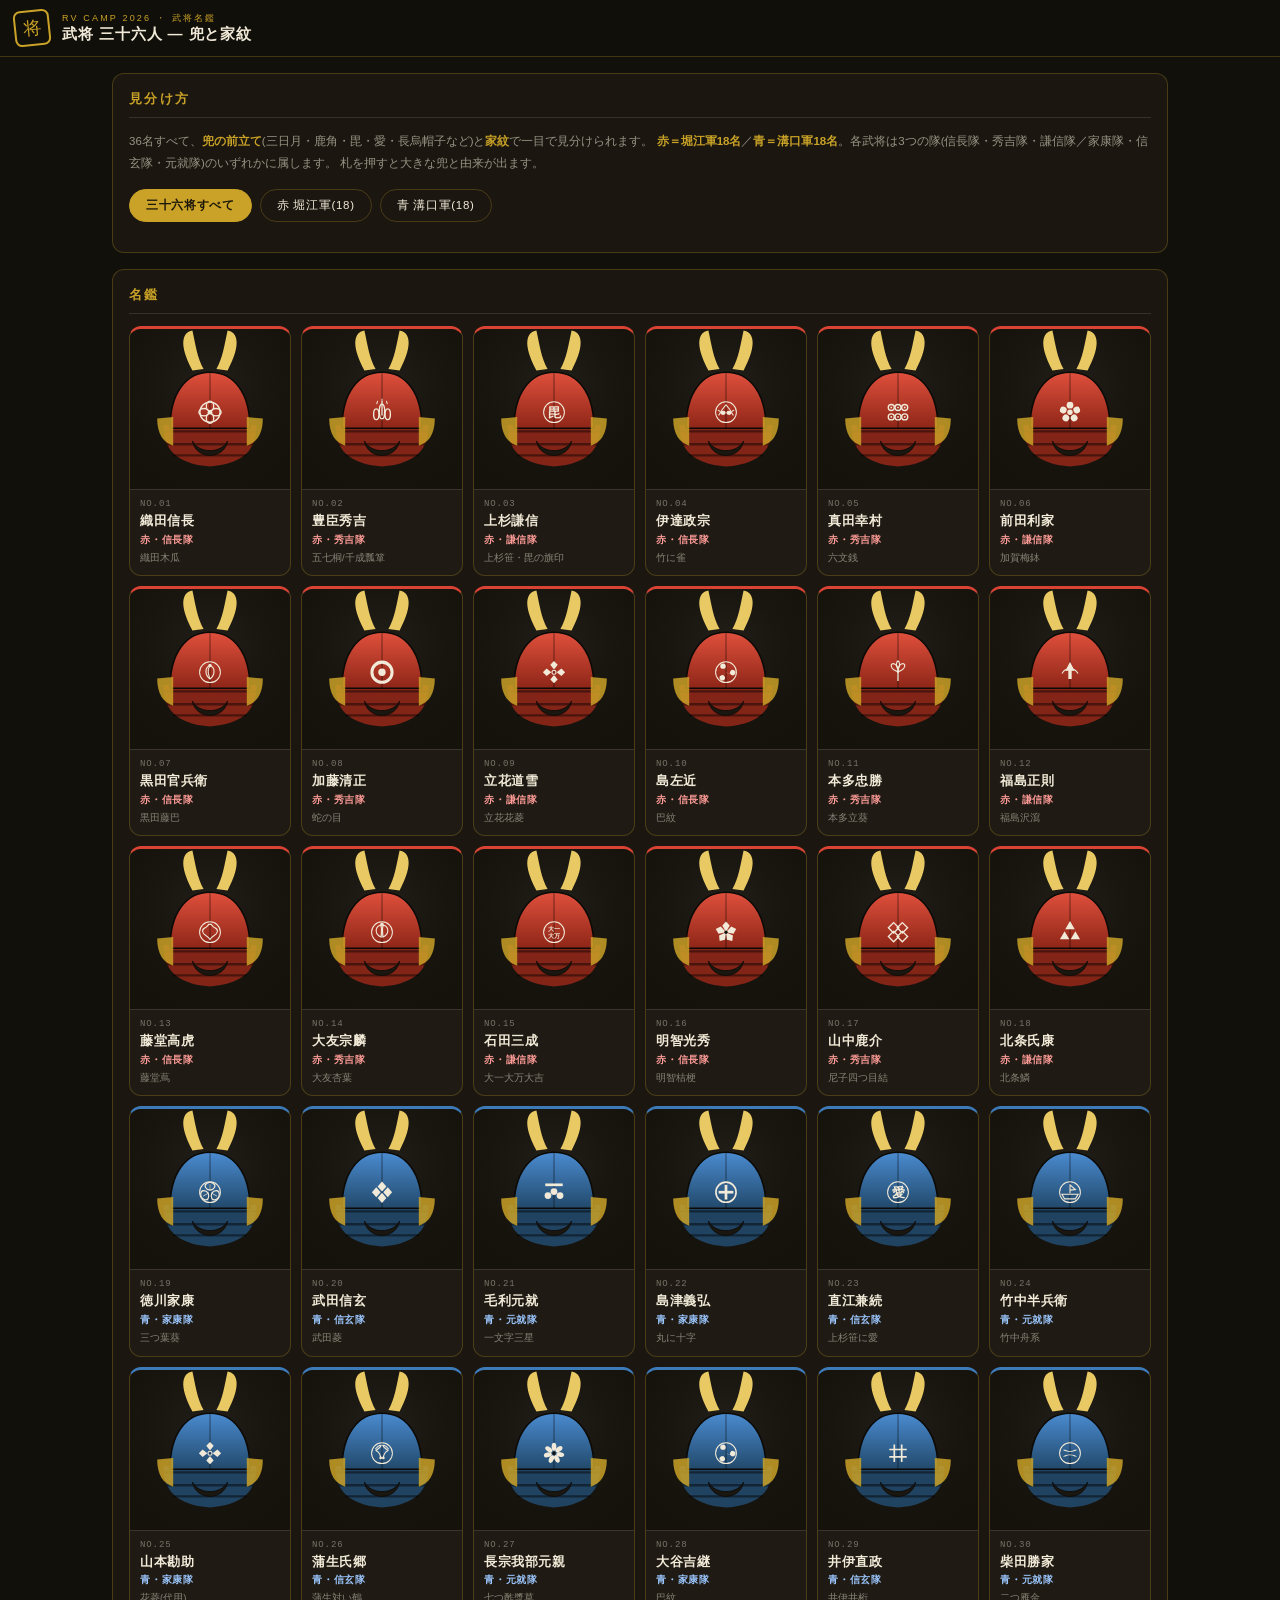
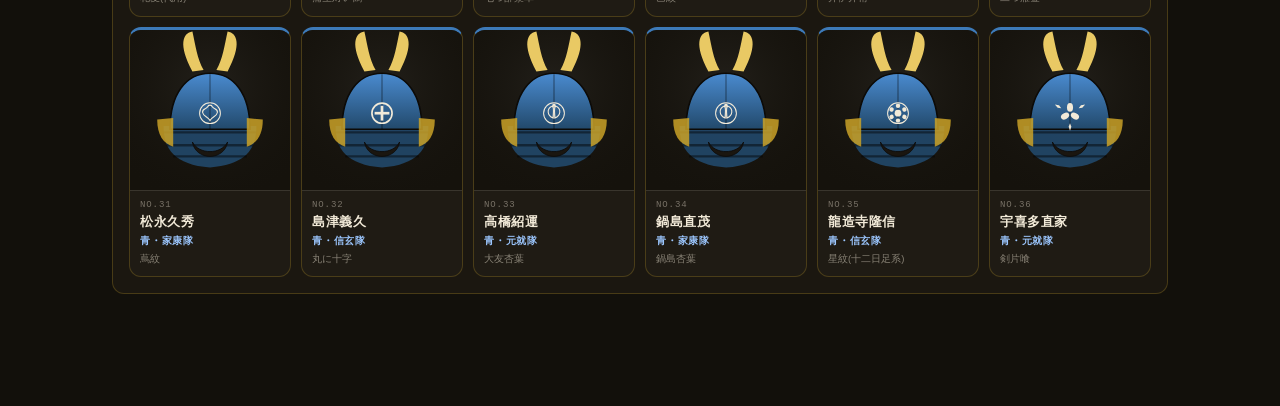
<file: rv_bushou36.html>
<!DOCTYPE html>
<html lang="ja">
<head>
<meta charset="UTF-8">
<meta name="viewport" content="width=device-width, initial-scale=1.0">
<title>別府國盗リ合戦 — 武将三十六人 兜と家紋</title>
<style>
:root{
  --ink:#12100b; --ink2:#1b1710; --paper:#f2ead8;
  --gold:#c9a227; --gold-hi:#e9c964;
  --aka:#d84334; --aka-d:#7d2117; --ao:#3d7ab8; --ao-d:#1c3d5c;
  --line:rgba(201,162,39,.26); --soft:rgba(242,234,216,.12);
  --mono:'JetBrains Mono',Consolas,monospace;
}
*{box-sizing:border-box;margin:0;padding:0;}
body{background:var(--ink);color:var(--paper);
  font-family:'Hiragino Kaku Gothic ProN','Yu Gothic','Noto Sans JP',sans-serif;padding-bottom:80px;}
header{position:sticky;top:0;z-index:20;background:rgba(18,16,11,.97);border-bottom:1px solid var(--line);
  padding:10px 14px;display:flex;align-items:center;gap:12px;}
header .seal{width:36px;height:36px;border:2px solid var(--gold);border-radius:7px;color:var(--gold);
  display:flex;align-items:center;justify-content:center;font-size:18px;transform:rotate(-6deg);font-family:'Yu Mincho',serif;}
header .sub{font-size:9px;letter-spacing:.24em;color:var(--gold);}
header h1{font-size:15px;letter-spacing:.06em;font-weight:800;}
main{max-width:1080px;margin:0 auto;padding:16px 12px;}
.card{background:var(--ink2);border:1px solid var(--line);border-radius:12px;padding:16px;margin-bottom:16px;}
.card h2{font-size:13px;letter-spacing:.18em;color:var(--gold);padding-bottom:9px;margin-bottom:12px;border-bottom:1px solid var(--soft);}
.muted{font-size:11.5px;color:rgba(242,234,216,.58);line-height:1.95;}
.muted b{color:var(--gold);}

.tabs{display:flex;gap:8px;flex-wrap:wrap;margin-bottom:14px;}
.tab{background:none;border:1px solid var(--line);color:var(--paper);border-radius:100px;
  padding:8px 16px;font-size:11.5px;cursor:pointer;letter-spacing:.06em;}
.tab[aria-pressed="true"]{background:var(--gold);color:#1a1509;border-color:var(--gold);font-weight:800;}
.tab.aka[aria-pressed="true"]{background:var(--aka);border-color:var(--aka);color:#fff;}
.tab.ao[aria-pressed="true"]{background:var(--ao);border-color:var(--ao);color:#fff;}

.roster{display:grid;grid-template-columns:repeat(auto-fill,minmax(148px,1fr));gap:10px;}
.bu{border:1px solid var(--line);border-radius:12px;overflow:hidden;background:rgba(255,255,255,.02);
  cursor:pointer;transition:.15s;display:flex;flex-direction:column;}
.bu:hover{transform:translateY(-3px);border-color:var(--gold);}
.bu.aka{border-top:3px solid var(--aka);} .bu.ao{border-top:3px solid var(--ao);}
/* 兜=画像枠。文字は必ずその外側の帯に置く(重なり禁止) */
.bu .pic{position:relative;aspect-ratio:1/1;display:block;width:100%;}
.bu .pic svg{width:100%;height:100%;display:block;}
.bu .meta{border-top:1px solid var(--soft);padding:9px 10px 11px;display:flex;flex-direction:column;gap:4px;}
.bu .idx{font-family:var(--mono);font-size:9px;color:rgba(242,234,216,.42);letter-spacing:.1em;}
.bu .nm{font-size:13px;font-weight:800;letter-spacing:.04em;line-height:1.3;}
.bu .kn{font-size:9.5px;color:rgba(242,234,216,.5);line-height:1.4;
  display:-webkit-box;-webkit-line-clamp:2;-webkit-box-orient:vertical;overflow:hidden;}
.bu .tai{font-size:9.5px;font-weight:700;letter-spacing:.08em;}
.bu.aka .tai{color:#ff9c98;} .bu.ao .tai{color:#9cc7ff;}

/* 詳細 */
.detail{display:none;}
.detail.on{display:block;}
.dwrap{display:grid;grid-template-columns:200px 1fr;gap:18px;align-items:start;}
.dwrap .big{border:1px solid var(--line);border-radius:12px;overflow:hidden;background:rgba(0,0,0,.25);}
.dwrap .big svg{width:100%;display:block;}
.drow{display:flex;gap:10px;font-size:12px;line-height:1.9;padding:7px 0;border-bottom:1px solid var(--soft);}
.drow .k{flex:0 0 82px;color:var(--gold);font-size:10.5px;letter-spacing:.1em;padding-top:2px;}
.drow .v{flex:1;min-width:0;}
@media(max-width:600px){ .dwrap{grid-template-columns:1fr;} .dwrap .big{max-width:220px;margin:0 auto;} }
</style>
<script src="./rv_portraits.js"></script>
</head>
<body>

<header>
  <div class="seal">将</div>
  <div>
    <div class="sub">RV CAMP 2026 ・ 武将名鑑</div>
    <h1>武将 三十六人 — 兜と家紋</h1>
  </div>
</header>

<main>

<div class="card">
  <h2>見分け方</h2>
  <p class="muted">
    36名すべて、<b>兜の前立て</b>(三日月・鹿角・毘・愛・長烏帽子など)と<b>家紋</b>で一目で見分けられます。
    <b>赤＝堀江軍18名</b>／<b>青＝溝口軍18名</b>。各武将は3つの隊(信長隊・秀吉隊・謙信隊／家康隊・信玄隊・元就隊)のいずれかに属します。
    札を押すと大きな兜と由来が出ます。
  </p>
  <div class="tabs" style="margin-top:14px;">
    <button class="tab" id="tAll" aria-pressed="true" onclick="filt('')">三十六将すべて</button>
    <button class="tab aka" id="tAka" aria-pressed="false" onclick="filt('aka')">赤 堀江軍(18)</button>
    <button class="tab ao"  id="tAo"  aria-pressed="false" onclick="filt('ao')">青 溝口軍(18)</button>
  </div>
</div>

<div class="card detail" id="detail">
  <h2 id="dTitle">武将</h2>
  <div class="dwrap">
    <div class="big" id="dBig"></div>
    <div>
      <div class="drow"><div class="k">陣営・隊</div><div class="v" id="dArmy"></div></div>
      <div class="drow"><div class="k">家紋</div><div class="v" id="dKamon"></div></div>
      <div class="drow"><div class="k">兜の特徴</div><div class="v" id="dKabuto"></div></div>
      <div class="drow"><div class="k">見分け方</div><div class="v" id="dTell"></div></div>
    </div>
  </div>
</div>

<div class="card">
  <h2>名鑑</h2>
  <div class="roster" id="roster"></div>
</div>

</main>

<script>
/* ============================================================
   家紋 SVG(中心 0,0 / 半径 ~34 で描く)
   ============================================================ */
const KAMON = {
  mokko:      c=>`<circle r="30" fill="none" stroke="${c}" stroke-width="4"/>`+[0,90,180,270].map(a=>`<ellipse rx="11" ry="15" cx="0" cy="-18" fill="none" stroke="${c}" stroke-width="4" transform="rotate(${a})"/>`).join('')+`<circle r="7" fill="${c}"/>`,
  kiri:       c=>`<path d="M0,-32 L0,10" stroke="${c}" stroke-width="4"/>`+[-1,0,1].map(i=>`<ellipse cx="${i*17}" cy="${i?6:-2}" rx="8" ry="${i?16:22}" fill="none" stroke="${c}" stroke-width="4"/>`).join('')+`<path d="M-16,-24 L-13,-34 M0,-30 L0,-40 M16,-24 L13,-34" stroke="${c}" stroke-width="3"/>`,
  aoi3:       c=>`<circle r="31" fill="none" stroke="${c}" stroke-width="3"/>`+[0,120,240].map(a=>`<g transform="rotate(${a})"><path d="M0,-6 C-14,-8 -19,-20 -10,-26 C-4,-30 4,-30 10,-26 C19,-20 14,-8 0,-6 Z" fill="none" stroke="${c}" stroke-width="3.4"/><path d="M0,-6 L0,-24" stroke="${c}" stroke-width="2"/></g>`).join(''),
  takedabishi:c=>[[0,-17],[0,17],[-17,0],[17,0]].map(p=>`<path d="M${p[0]},${p[1]-15} L${p[0]+13},${p[1]} L${p[0]},${p[1]+15} L${p[0]-13},${p[1]} Z" fill="${c}"/>`).join(''),
  sasa:       c=>`<circle r="31" fill="none" stroke="${c}" stroke-width="3"/>`+[-1,0,1].map(i=>`<path d="M${i*13},14 C${i*13-7},0 ${i*13-5},-16 ${i*13},-26 C${i*13+5},-16 ${i*13+7},0 ${i*13},14 Z" fill="none" stroke="${c}" stroke-width="3"/>`).join(''),
  bi:         c=>`<circle r="31" fill="none" stroke="${c}" stroke-width="3"/><text y="13" font-size="40" font-weight="900" fill="${c}" text-anchor="middle" font-family="'Yu Mincho',serif">毘</text>`,
  ai:         c=>`<circle r="31" fill="none" stroke="${c}" stroke-width="3"/><text y="13" font-size="38" font-weight="900" fill="${c}" text-anchor="middle" font-family="'Yu Mincho',serif">愛</text>`,
  moji:       c=>`<circle r="31" fill="none" stroke="${c}" stroke-width="3"/><text y="-4" font-size="19" font-weight="900" fill="${c}" text-anchor="middle" font-family="'Yu Mincho',serif">大一</text><text y="17" font-size="19" font-weight="900" fill="${c}" text-anchor="middle" font-family="'Yu Mincho',serif">大万</text>`,
  suzume:     c=>`<circle r="31" fill="none" stroke="${c}" stroke-width="3"/><path d="M-22,10 C-14,-6 -6,-16 0,-22 C6,-16 14,-6 22,10" fill="none" stroke="${c}" stroke-width="3"/><ellipse cx="-9" cy="2" rx="8" ry="6" fill="${c}"/><ellipse cx="9" cy="2" rx="8" ry="6" fill="${c}"/><path d="M-17,-2 L-24,-6 M17,-2 L24,-6" stroke="${c}" stroke-width="3"/>`,
  rokumonsen: c=>[[-20,-14],[0,-14],[20,-14],[-20,14],[0,14],[20,14]].map(p=>`<circle cx="${p[0]}" cy="${p[1]}" r="9" fill="none" stroke="${c}" stroke-width="4"/><rect x="${p[0]-2.4}" y="${p[1]-2.4}" width="4.8" height="4.8" fill="${c}"/>`).join(''),
  umebachi:   c=>`<circle r="8" fill="${c}"/>`+[0,72,144,216,288].map(a=>`<circle cx="0" cy="-21" r="10" fill="${c}" transform="rotate(${a})"/>`).join(''),
  fujitomoe:  c=>`<circle r="31" fill="none" stroke="${c}" stroke-width="3"/><path d="M0,-20 C16,-14 16,8 0,20 C-16,8 -16,-14 0,-20 Z" fill="none" stroke="${c}" stroke-width="3.4"/><path d="M0,-20 C-10,-4 -4,8 0,20" fill="none" stroke="${c}" stroke-width="3"/><circle cy="-20" r="5" fill="${c}"/>`,
  janome:     c=>`<circle r="30" fill="none" stroke="${c}" stroke-width="9"/><circle r="11" fill="${c}"/>`,
  hanabishi:  c=>[0,90,180,270].map(a=>`<path d="M0,-8 L11,-22 L0,-33 L-11,-22 Z" fill="${c}" transform="rotate(${a})"/>`).join('')+`<circle r="6" fill="none" stroke="${c}" stroke-width="3"/>`,
  tomoe:      c=>`<circle r="31" fill="none" stroke="${c}" stroke-width="3"/>`+[0,120,240].map(a=>`<path d="M0,0 C0,-16 -8,-24 -18,-20 C-8,-24 0,-14 0,0 Z" fill="${c}" transform="rotate(${a})"/><circle cx="-9" cy="-18" r="8" fill="${c}" transform="rotate(${a})"/>`).join(''),
  tachiaoi:   c=>`<path d="M0,26 L0,-6" stroke="${c}" stroke-width="4"/>`+[-1,1].map(s=>`<path d="M0,0 C${s*8},-6 ${s*22},-8 ${s*20},-22 C${s*16},-30 ${s*4},-24 0,-12 Z" fill="none" stroke="${c}" stroke-width="3.4"/>`).join('')+`<path d="M0,-8 C-8,-20 -4,-32 0,-34 C4,-32 8,-20 0,-8 Z" fill="none" stroke="${c}" stroke-width="3.4"/>`,
  omodaka:    c=>`<path d="M0,-30 L14,-4 L5,-4 L5,20 L-5,20 L-5,-4 L-14,-4 Z" fill="${c}"/><path d="M-24,4 C-16,-8 -10,-10 -8,-6 M24,4 C16,-8 10,-10 8,-6" fill="none" stroke="${c}" stroke-width="3.4"/>`,
  tsuta:      c=>`<circle r="31" fill="none" stroke="${c}" stroke-width="3"/><path d="M0,22 C-6,10 -20,10 -22,-2 C-24,-14 -12,-12 -8,-18 C-4,-26 4,-26 8,-18 C12,-12 24,-14 22,-2 C20,10 6,10 0,22 Z" fill="none" stroke="${c}" stroke-width="3.2"/>`,
  gyoyou:     c=>`<circle r="31" fill="none" stroke="${c}" stroke-width="3"/>`+[-1,1].map(s=>`<path d="M${s*3},14 C${s*20},8 ${s*22},-12 ${s*8},-20 C${s*2},-23 0,-14 ${s*3},14 Z" fill="none" stroke="${c}" stroke-width="3.2"/>`).join('')+`<path d="M0,16 L0,-24" stroke="${c}" stroke-width="3"/><circle cy="-24" r="5" fill="${c}"/>`,
  kikyou:     c=>[0,72,144,216,288].map(a=>`<path d="M0,0 L-11,-20 L0,-32 L11,-20 Z" fill="${c}" transform="rotate(${a})"/>`).join('')+`<circle r="5" fill="#12100b"/>`,
  yotsume:    c=>[[-13,-13],[13,-13],[-13,13],[13,13]].map(p=>`<rect x="${p[0]-11}" y="${p[1]-11}" width="22" height="22" fill="none" stroke="${c}" stroke-width="4" transform="rotate(45 ${p[0]} ${p[1]})"/>`).join(''),
  uroko:      c=>[[0,-20],[-16,10],[16,10]].map(p=>`<path d="M${p[0]},${p[1]-13} L${p[0]+14},${p[1]+11} L${p[0]-14},${p[1]+11} Z" fill="${c}"/>`).join(''),
  mitsuboshi: c=>`<rect x="-26" y="-26" width="52" height="8" fill="${c}"/>`+[[-18,10],[0,-2],[18,10]].map(p=>`<circle cx="${p[0]}" cy="${p[1]}" r="10" fill="${c}"/>`).join(''),
  juji:       c=>`<circle r="30" fill="none" stroke="${c}" stroke-width="5"/><rect x="-22" y="-4" width="44" height="8" fill="${c}"/><rect x="-4" y="-22" width="8" height="44" fill="${c}"/>`,
  fune:       c=>`<circle r="31" fill="none" stroke="${c}" stroke-width="3"/><path d="M-24,6 L24,6 L16,20 L-16,20 Z" fill="none" stroke="${c}" stroke-width="3.4"/><path d="M0,4 L0,-24 M0,-22 L16,-8 L0,-6" fill="none" stroke="${c}" stroke-width="3.4"/>`,
  mukaizuru:  c=>`<circle r="31" fill="none" stroke="${c}" stroke-width="3"/>`+[-1,1].map(s=>`<g transform="scale(${s},1)"><path d="M4,16 C4,4 10,-4 18,-8 C12,-14 4,-16 2,-24 C10,-24 16,-18 20,-12" fill="none" stroke="${c}" stroke-width="3"/><circle cx="4" cy="14" r="4" fill="${c}"/></g>`).join(''),
  katabami:   c=>[0,51,102,153,204,255,306].map(a=>`<ellipse cx="0" cy="-19" rx="7" ry="12" fill="${c}" transform="rotate(${a})"/>`).join('')+`<circle r="5" fill="#12100b"/>`,
  kenkatabami:c=>[0,120,240].map(a=>`<g transform="rotate(${a})"><ellipse cx="0" cy="-17" rx="9" ry="13" fill="${c}"/><path d="M0,-30 L4,-40 L0,-52 L-4,-40 Z" fill="${c}" transform="rotate(60)"/></g>`).join(''),
  igeta:      c=>`<path d="M-26,-11 L26,-11 M-26,11 L26,11 M-11,-26 L-11,26 M11,-26 L11,26" stroke="${c}" stroke-width="5" fill="none"/>`,
  karigane:   c=>`<circle r="31" fill="none" stroke="${c}" stroke-width="3"/>`+[-1,1].map(s=>`<path d="M-22,${s*10} C-10,${s*2} 10,${s*2} 22,${s*10} L14,${s*10} C6,${s*5} -6,${s*5} -14,${s*10} Z" fill="${c}"/>`).join(''),
  hoshi:      c=>`<circle r="31" fill="none" stroke="${c}" stroke-width="3"/><circle r="10" fill="${c}"/>`+[0,60,120,180,240,300].map(a=>`<circle cx="0" cy="-22" r="6.5" fill="${c}" transform="rotate(${a})"/>`).join('')
};

/* ============================================================
   兜 SVG(前立て=maedate で武将を識別)
   ============================================================ */
function kabuto(m, army, kam){
  const base = army==='aka' ? '#8e2618' : '#22496b';
  const lite = army==='aka' ? '#e0503c' : '#4a8bd0';
  const g    = '#c9a227', gh='#e9c964';
  const M = {
    mikazuki:`<path d="M100,52 C74,20 130,4 150,26 C126,26 108,38 100,52 Z" fill="${gh}" stroke="${g}" stroke-width="2"/>`,
    kuwagata:`<path d="M78,52 C60,18 66,4 78,2 C82,20 84,36 92,50 Z" fill="${gh}"/><path d="M122,52 C140,18 134,4 122,2 C118,20 116,36 108,50 Z" fill="${gh}"/>`,
    shikatsuno:`<path d="M80,50 C56,30 50,8 58,2 C66,10 62,22 78,34 M62,14 L44,8" fill="none" stroke="${gh}" stroke-width="6" stroke-linecap="round"/><path d="M120,50 C144,30 150,8 142,2 C134,10 138,22 122,34 M138,14 L156,8" fill="none" stroke="${gh}" stroke-width="6" stroke-linecap="round"/>`,
    nagaeboshi:`<path d="M100,54 C92,30 96,4 112,-14 C120,4 114,34 108,54 Z" fill="${gh}" stroke="${g}" stroke-width="2"/>`,
    moji_bi:`<rect x="82" y="10" width="36" height="42" rx="4" fill="#12100b" stroke="${gh}" stroke-width="2"/><text x="100" y="43" font-size="30" font-weight="900" fill="${gh}" text-anchor="middle" font-family="'Yu Mincho',serif">毘</text>`,
    moji_ai:`<rect x="82" y="10" width="36" height="42" rx="4" fill="#12100b" stroke="${gh}" stroke-width="2"/><text x="100" y="43" font-size="28" font-weight="900" fill="${gh}" text-anchor="middle" font-family="'Yu Mincho',serif">愛</text>`,
    shirage:`<path d="M100,50 C70,44 56,22 64,8 C76,20 88,26 100,28 C112,26 124,20 136,8 C144,22 130,44 100,50 Z" fill="#efe7d6" stroke="${g}" stroke-width="2"/><path d="M74,16 L66,6 M126,16 L134,6 M100,28 L100,10" stroke="#cfc3a8" stroke-width="2.5"/>`,
    nanban:`<path d="M100,50 L100,6 M84,20 L116,20" stroke="${gh}" stroke-width="6" stroke-linecap="round"/><circle cx="100" cy="10" r="7" fill="${gh}"/>`,
    hangetsu:`<path d="M100,50 C76,44 66,24 76,12 C88,26 112,26 124,12 C134,24 124,44 100,50 Z" fill="none" stroke="${gh}" stroke-width="5"/>`,
    zunari:`<rect x="88" y="16" width="24" height="34" rx="3" fill="${gh}"/>`,
    yari:`<path d="M100,52 L100,4 M100,4 L92,20 L108,20 Z" fill="${gh}" stroke="${gh}" stroke-width="5" stroke-linejoin="round"/>`,
    zukin:`<path d="M60,60 C64,26 136,26 140,60 Z" fill="#2b2620" stroke="${g}" stroke-width="2"/>`
  };
  return `<svg viewBox="0 0 200 200" xmlns="http://www.w3.org/2000/svg">
  <defs>
    <linearGradient id="bw${m.i}" x1="0" y1="0" x2="0" y2="1">
      <stop offset="0" stop-color="${lite}"/><stop offset="1" stop-color="${base}"/></linearGradient>
    <radialGradient id="bg${m.i}" cx=".5" cy=".35" r=".8">
      <stop offset="0" stop-color="rgba(255,255,255,.06)"/><stop offset="1" stop-color="rgba(0,0,0,0)"/></radialGradient>
  </defs>
  <rect width="200" height="200" fill="#15120c"/><rect width="200" height="200" fill="url(#bg${m.i})"/>
  <!-- 錣(しころ) -->
  <path d="M42,120 C42,150 56,168 100,172 C144,168 158,150 158,120 Z" fill="${base}" opacity=".9"/>
  <path d="M42,128 H158 M46,144 H154 M54,158 H146" stroke="rgba(0,0,0,.45)" stroke-width="3"/>
  <!-- 鉢 -->
  <path d="M50,124 C50,80 70,54 100,54 C130,54 150,80 150,124 Z" fill="url(#bw${m.i})" stroke="#0c0a07" stroke-width="2"/>
  <path d="M100,54 L100,124" stroke="rgba(0,0,0,.3)" stroke-width="2"/>
  <!-- 吹返(左右) -->
  <path d="M34,112 C34,132 42,142 54,146 L54,110 Z" fill="${g}" opacity=".85"/>
  <path d="M166,112 C166,132 158,142 146,146 L146,110 Z" fill="${g}" opacity=".85"/>
  <!-- 前立て -->
  ${M[m.maedate]||M.kuwagata}
  <!-- 眉庇の家紋 -->
  <g transform="translate(100,104) scale(0.42)">${KAMON[kam] ? KAMON[kam]('#f2ead8') : ''}</g>
  <!-- 面頬 -->
  <path d="M78,140 C86,156 114,156 122,140 C118,164 82,164 78,140 Z" fill="#1a1610" stroke="#0c0a07"/>
  </svg>`;
}
function kamonBadge(kam, col){
  return `<svg viewBox="-40 -40 80 80" xmlns="http://www.w3.org/2000/svg">${KAMON[kam]?KAMON[kam](col):''}</svg>`;
}

/* ============================================================
   36将
   ============================================================ */
const B=[
 // 赤 = 堀江軍(18)
 {n:"織田信長",   a:"aka",t:"信長隊",k:"mokko",      m:"nanban",    kn:"織田木瓜",       kb:"南蛮胴の当世具足に簡素な兜",     tell:"四弁の木瓜紋＋十字の南蛮前立て"},
 {n:"豊臣秀吉",   a:"aka",t:"秀吉隊",k:"kiri",       m:"nagaeboshi",kn:"五七桐/千成瓢箪", kb:"馬印は千成瓢箪",                 tell:"桐紋＋後ろへ反る長い前立て"},
 {n:"上杉謙信",   a:"aka",t:"謙信隊",k:"bi",         m:"moji_bi",   kn:"上杉笹・毘の旗印", kb:"毘沙門天の前立て",              tell:"兜の前面に「毘」の一字"},
 {n:"伊達政宗",   a:"aka",t:"信長隊",k:"suzume",     m:"mikazuki",  kn:"竹に雀",         kb:"巨大な三日月の前立て",           tell:"三日月＝政宗。他に類なし"},
 {n:"真田幸村",   a:"aka",t:"秀吉隊",k:"rokumonsen", m:"shikatsuno",kn:"六文銭",         kb:"赤備え・鹿角の脇立",             tell:"六つの銭＋鹿の角"},
 {n:"前田利家",   a:"aka",t:"謙信隊",k:"umebachi",   m:"yari",      kn:"加賀梅鉢",       kb:"「槍の又左」の長槍",             tell:"梅の花＋槍の前立て"},
 {n:"黒田官兵衛", a:"aka",t:"信長隊",k:"fujitomoe",  m:"zukin",     kn:"黒田藤巴",       kb:"如水の号・僧形の頭巾",           tell:"藤巴＋頭巾(兜ではない)"},
 {n:"加藤清正",   a:"aka",t:"秀吉隊",k:"janome",     m:"nagaeboshi",kn:"蛇の目",         kb:"長烏帽子形兜",                   tell:"的のような蛇の目＋縦長の兜"},
 {n:"立花道雪",   a:"aka",t:"謙信隊",k:"hanabishi",  m:"kuwagata",  kn:"立花花菱",       kb:"雷神の異名。輿に乗った老将",     tell:"花菱＋大鍬形"},
 {n:"島左近",     a:"aka",t:"信長隊",k:"tomoe",      m:"hangetsu",  kn:"巴紋",           kb:"三成配下の勇将",                 tell:"三つ巴＋半月の前立て"},
 {n:"本多忠勝",   a:"aka",t:"秀吉隊",k:"tachiaoi",   m:"shikatsuno",kn:"本多立葵",       kb:"大鹿角・蜻蛉切",                 tell:"立葵＋鹿角(幸村と紋で区別)"},
 {n:"福島正則",   a:"aka",t:"謙信隊",k:"omodaka",    m:"hangetsu",  kn:"福島沢瀉",       kb:"賤ヶ岳七本槍の筆頭",             tell:"矢尻に似た沢瀉紋"},
 {n:"藤堂高虎",   a:"aka",t:"信長隊",k:"tsuta",      m:"zunari",    kn:"藤堂蔦",         kb:"実用本位の頭形兜",               tell:"蔦の葉＋角のない兜"},
 {n:"大友宗麟",   a:"aka",t:"秀吉隊",k:"gyoyou",     m:"nanban",    kn:"大友杏葉",       kb:"南蛮貿易の太守。洋風の意匠",     tell:"杏葉＋十字(豊後の主)"},
 {n:"石田三成",   a:"aka",t:"謙信隊",k:"moji",       m:"kuwagata",  kn:"大一大万大吉",   kb:"折り目正しい奉行の甲冑",         tell:"文字を紋にした唯一の家"},
 {n:"明智光秀",   a:"aka",t:"信長隊",k:"kikyou",     m:"kuwagata",  kn:"明智桔梗",       kb:"端正な甲冑",                     tell:"五弁の桔梗"},
 {n:"山中鹿介",   a:"aka",t:"秀吉隊",k:"yotsume",    m:"hangetsu",  kn:"尼子四つ目結",   kb:"「七難八苦を与えたまえ」",       tell:"四つの目結＋三日月の願"},
 {n:"北条氏康",   a:"aka",t:"謙信隊",k:"uroko",      m:"kuwagata",  kn:"北条鱗",         kb:"関東の獅子",                     tell:"三角の鱗紋"},
 // 青 = 溝口軍(18)
 {n:"徳川家康",   a:"ao", t:"家康隊",k:"aoi3",       m:"zunari",    kn:"三つ葉葵",       kb:"東照大権現の威厳",               tell:"三つ葉葵＝家康"},
 {n:"武田信玄",   a:"ao", t:"信玄隊",k:"takedabishi",m:"shirage",   kn:"武田菱",         kb:"諏訪法性兜・白毛",               tell:"白い毛＋四つ菱"},
 {n:"毛利元就",   a:"ao", t:"元就隊",k:"mitsuboshi", m:"kuwagata",  kn:"一文字三星",     kb:"三本の矢の逸話",                 tell:"一文字の下に三つの星"},
 {n:"島津義弘",   a:"ao", t:"家康隊",k:"juji",       m:"kuwagata",  kn:"丸に十字",       kb:"鬼島津",                         tell:"丸に十字＋大鍬形"},
 {n:"直江兼続",   a:"ao", t:"信玄隊",k:"ai",         m:"moji_ai",   kn:"上杉笹に愛",     kb:"「愛」の一字の前立て",           tell:"兜の前面に「愛」"},
 {n:"竹中半兵衛", a:"ao", t:"元就隊",k:"fune",       m:"zunari",    kn:"竹中舟系",       kb:"若く聡明な軍師",                 tell:"舟の紋＋飾らぬ兜"},
 {n:"山本勘助",   a:"ao", t:"家康隊",k:"hanabishi",  m:"zukin",     kn:"花菱(代用)",     kb:"軍配者",                         tell:"花菱＋頭巾(道雪と陣営で区別)"},
 {n:"蒲生氏郷",   a:"ao", t:"信玄隊",k:"mukaizuru",  m:"nagaeboshi",kn:"蒲生対い鶴",     kb:"南蛮胴を好んだ先進性",           tell:"向かい合う二羽の鶴"},
 {n:"長宗我部元親",a:"ao",t:"元就隊",k:"katabami",   m:"kuwagata",  kn:"七つ酢漿草",     kb:"土佐の出来人",                   tell:"七枚のカタバミ"},
 {n:"大谷吉継",   a:"ao", t:"家康隊",k:"tomoe",      m:"zukin",     kn:"巴紋",           kb:"病をおして戦場に立つ",           tell:"三つ巴＋白頭巾(左近と陣営で区別)"},
 {n:"井伊直政",   a:"ao", t:"信玄隊",k:"igeta",      m:"shikatsuno",kn:"井伊井桁",       kb:"井伊の赤備え・大天衝",           tell:"井桁＋角(青軍なのに赤備え)"},
 {n:"柴田勝家",   a:"ao", t:"元就隊",k:"karigane",   m:"kuwagata",  kn:"二つ雁金",       kb:"鬼柴田",                         tell:"二羽の雁"},
 {n:"松永久秀",   a:"ao", t:"家康隊",k:"tsuta",      m:"hangetsu",  kn:"蔦紋",           kb:"梟雄の策士",                     tell:"蔦＋半月(高虎と陣営で区別)"},
 {n:"島津義久",   a:"ao", t:"信玄隊",k:"juji",       m:"zunari",    kn:"丸に十字",       kb:"島津家当主の威厳",               tell:"丸に十字＋角のない兜(義弘と区別)"},
 {n:"高橋紹運",   a:"ao", t:"元就隊",k:"gyoyou",     m:"yari",      kn:"大友杏葉",       kb:"岩屋城の忠臣",                   tell:"杏葉＋槍(宗麟と陣営で区別)"},
 {n:"鍋島直茂",   a:"ao", t:"家康隊",k:"gyoyou",     m:"hangetsu",  kn:"鍋島杏葉",       kb:"龍造寺を支えた実力者",           tell:"杏葉＋半月"},
 {n:"龍造寺隆信", a:"ao", t:"信玄隊",k:"hoshi",      m:"kuwagata",  kn:"星紋(十二日足系)",kb:"肥前の熊",                      tell:"円を囲む六つの星"},
 {n:"宇喜多直家", a:"ao", t:"元就隊",k:"kenkatabami",m:"nagaeboshi",kn:"剣片喰",         kb:"謀略の梟雄",                     tell:"カタバミに剣"}
];
B.forEach((b,i)=>b.i=i+1);

let cur='';
function filt(a){
  cur=a;
  document.getElementById('tAll').setAttribute('aria-pressed', a===''); 
  document.getElementById('tAka').setAttribute('aria-pressed', a==='aka');
  document.getElementById('tAo').setAttribute('aria-pressed', a==='ao');
  render();
}
function render(){
  const r=document.getElementById('roster'); r.innerHTML='';
  B.filter(b=>!cur||b.a===cur).forEach(b=>{
    const d=document.createElement('div');
    d.className='bu '+b.a;
    d.onclick=()=>open_(b.i);
    d.innerHTML=`<div class="pic">${kabuto(b,b.a,b.k)}</div>
      <div class="meta">
        <div class="idx">NO.${String(b.i).padStart(2,'0')}</div>
        <div class="nm">${b.n}</div>
        <div class="tai">${b.a==='aka'?'赤':'青'}・${b.t}</div>
        <div class="kn">${b.kn}</div>
      </div>`;
    r.appendChild(d);
  });
}
function open_(i){
  const b=B.find(x=>x.i===i);
  document.getElementById('dTitle').textContent=`NO.${String(b.i).padStart(2,'0')} ${b.n}`;
  document.getElementById('dBig').innerHTML=kabuto(b,b.a,b.k);
  document.getElementById('dArmy').innerHTML=
    `<b style="color:${b.a==='aka'?'#ff9c98':'#9cc7ff'}">${b.a==='aka'?'赤 堀江軍':'青 溝口軍'}</b> ／ ${b.t}`;
  document.getElementById('dKamon').innerHTML=
    `<span style="display:inline-flex;align-items:center;gap:10px;">
      <span style="flex:0 0 auto;width:34px;height:34px;">${kamonBadge(b.k,'#e9c964')}</span>
      <span>${b.kn}</span></span>`;
  document.getElementById('dKabuto').textContent=b.kb;
  document.getElementById('dTell').textContent=b.tell;
  const d=document.getElementById('detail'); d.classList.add('on');
  if(d.scrollIntoView) d.scrollIntoView({behavior:'smooth',block:'start'});
}
render();
</script>
</body>
</html>
</file>
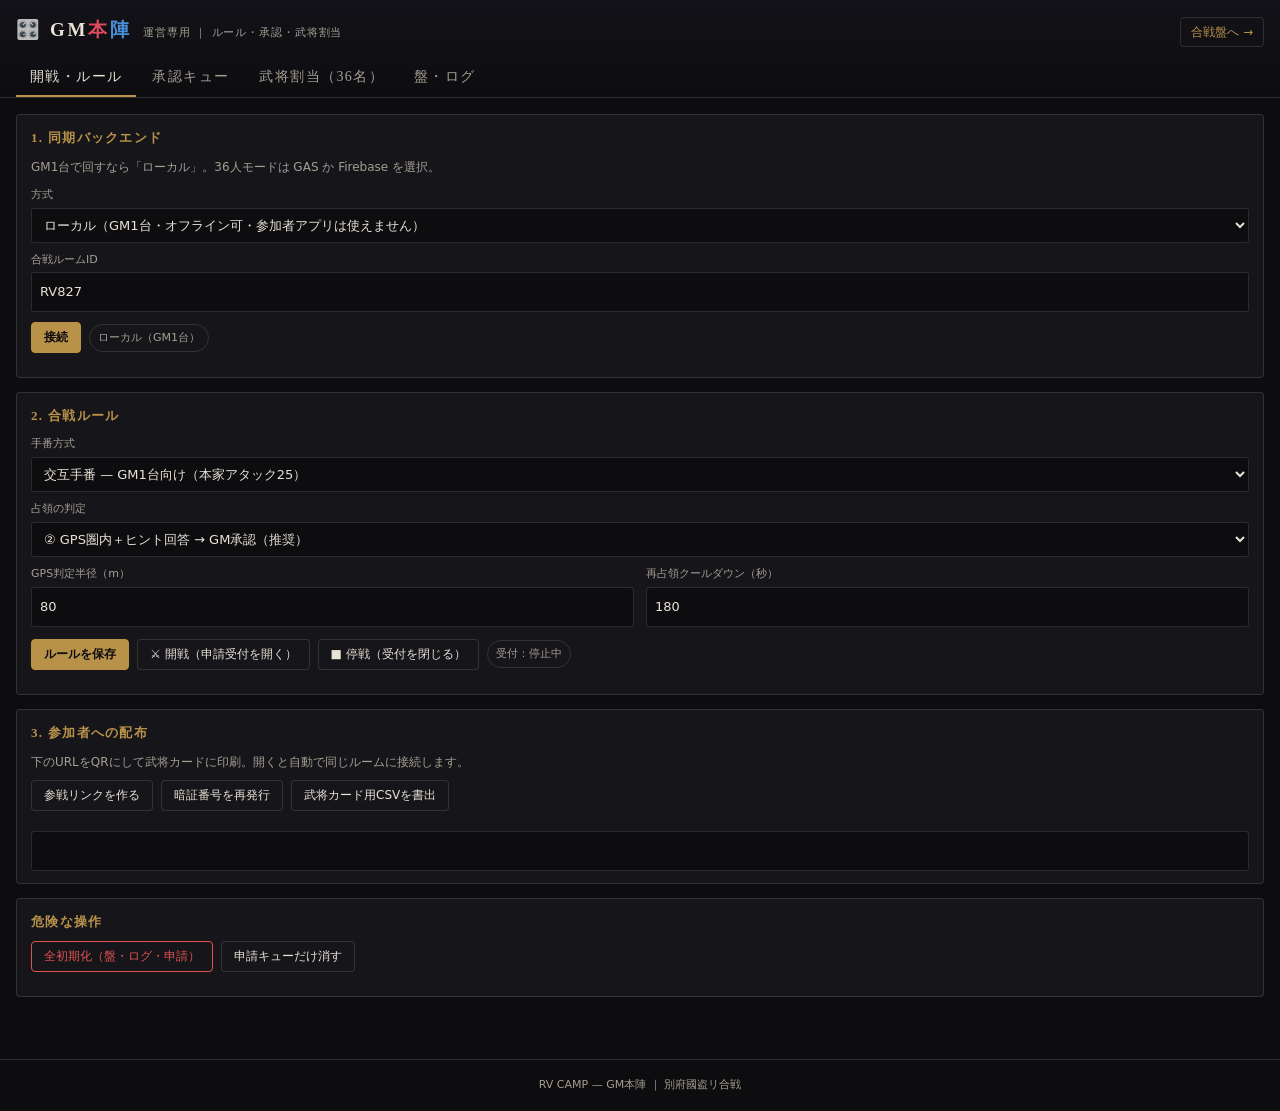
<file: rv_gm_dashboard.html>
<!DOCTYPE html>
<html lang="ja">
<head>
<meta charset="utf-8">
<meta name="viewport" content="width=device-width, initial-scale=1.0">
<title>GM本陣 — 別府國盗リ合戦</title>
<link rel="stylesheet" href="./rv_style.css">
</head>
<body>
<header>
  <div class="brand">
    <h1>🎛️ GM<span class="shu">本</span><span class="ai">陣</span></h1>
    <span class="sub">運営専用 ｜ ルール・承認・武将割当</span>
    <a class="home" href="./rv_kunitori_board25.html">合戦盤へ →</a>
  </div>
  <nav role="tablist">
    <button role="tab" aria-selected="true"  data-tab="ops">開戦・ルール</button>
    <button role="tab" aria-selected="false" data-tab="claims">承認キュー <span id="qBadge"></span></button>
    <button role="tab" aria-selected="false" data-tab="cast">武将割当（36名）</button>
    <button role="tab" aria-selected="false" data-tab="board">盤・ログ</button>
  </nav>
</header>

<main>
<!-- ===== 開戦・ルール ===== -->
<section class="panel" id="tab-ops">
  <div class="box">
    <h3>1. 同期バックエンド</h3>
    <p>GM1台で回すなら「ローカル」。36人モードは GAS か Firebase を選択。</p>
    <label>方式</label>
    <select id="backend">
      <option value="local">ローカル（GM1台・オフライン可・参加者アプリは使えません）</option>
      <option value="gas">Googleスプレッドシート＋Apps Script（遅延3秒・運営が中身を直接見れる）</option>
      <option value="firebase">Firebase Realtime Database（即時同期）</option>
    </select>
    <label>合戦ルームID</label>
    <input type="text" id="room" value="RV827">
    <div id="gasBox" hidden>
      <label>Apps Script ウェブアプリURL（/exec）</label>
      <input type="url" id="gasUrl" placeholder="https://script.google.com/macros/s/××××/exec">
    </div>
    <div id="fbBox" hidden>
      <label>firebaseConfig（JSON）</label>
      <textarea id="fbCfg" placeholder='{"apiKey":"...","databaseURL":"https://xxx.firebasedatabase.app","projectId":"..."}'></textarea>
    </div>
    <div class="bar" style="margin-top:10px">
      <button class="btn go" id="connBtn">接続</button>
      <span class="chip off" id="connChip">未接続</span>
    </div>
  </div>

  <div class="box">
    <h3>2. 合戦ルール</h3>
    <label>手番方式</label>
    <select id="turnMode">
      <option value="alternate">交互手番 — GM1台向け（本家アタック25）</option>
      <option value="free">早取り制 — 36人モード向け（手番なし・着いた者勝ち）</option>
    </select>
    <label>占領の判定</label>
    <select id="judge">
      <option value="gps">① GPS圏内に入れば即占領（速い／不正の余地あり）</option>
      <option value="gps_quiz">② GPS圏内＋ヒント回答 → GM承認（推奨）</option>
      <option value="photo">③ 現地写真＋GM承認（最も厳格／GM負荷大）</option>
    </select>
    <div style="display:grid;grid-template-columns:1fr 1fr;gap:12px">
      <div><label>GPS判定半径（m）</label><input type="number" id="radius" value="80" min="20" max="500"></div>
      <div><label>再占領クールダウン（秒）</label><input type="number" id="cooldown" value="180" min="0" max="1800"></div>
    </div>
    <div class="bar" style="margin-top:12px">
      <button class="btn go" id="saveRule">ルールを保存</button>
      <button class="btn" id="openBtn">⚔ 開戦（申請受付を開く）</button>
      <button class="btn" id="closeBtn">■ 停戦（受付を閉じる）</button>
      <span class="chip" id="openChip">受付：停止中</span>
    </div>
  </div>

  <div class="box">
    <h3>3. 参加者への配布</h3>
    <p>下のURLをQRにして武将カードに印刷。開くと自動で同じルームに接続します。</p>
    <div class="bar"><button class="btn" id="joinBtn">参戦リンクを作る</button>
      <button class="btn" id="pinBtn">暗証番号を再発行</button>
      <button class="btn" id="castCsv">武将カード用CSVを書出</button></div>
    <input type="text" id="joinUrl" readonly style="margin-top:8px">
  </div>

  <div class="box">
    <h3>危険な操作</h3>
    <div class="bar">
      <button class="btn" id="resetBtn" style="border-color:var(--ng);color:var(--ng)">全初期化（盤・ログ・申請）</button>
      <button class="btn" id="clearClaims">申請キューだけ消す</button>
    </div>
  </div>
</section>

<!-- ===== 承認キュー ===== -->
<section class="panel" id="tab-claims" hidden>
  <div class="bar">
    <span class="chip" id="qChip">保留 0件</span>
    <button class="btn" id="allOk">圏内の申請をまとめて承認</button>
  </div>
  <div id="claims"></div>
</section>

<!-- ===== 武将割当 ===== -->
<section class="panel" id="tab-cast" hidden>
  <div class="bar"><span class="chip">担当者名を入れると武将画面のログイン一覧に出ます</span></div>
  <div class="tbl-wrap">
    <table><thead><tr><th>No</th><th>肖像</th><th>軍</th><th>武将</th><th>兜（前立）</th><th>家紋</th><th>担当者</th><th>暗証</th></tr></thead>
    <tbody id="castBody"></tbody></table>
  </div>
</section>

<!-- ===== 盤・ログ ===== -->
<section class="panel" id="tab-board" hidden>
  <div class="score">
    <div class="side r" id="sc-r"><span class="nm">赤軍・朱雀</span><span class="n" id="n-r">0</span></div>
    <div class="side b" id="sc-b"><span class="nm">青軍・蒼海</span><span class="n" id="n-b">0</span></div>
  </div>
  <div class="bar">
    <button class="btn red" id="t-r">手番：赤</button>
    <button class="btn blue" id="t-b">手番：青</button>
    <span class="chip">パネルをクリックで手動占領（GM権限）</span>
  </div>
  <div style="max-width:520px"><div class="board" id="board"></div></div>
  <div class="box" style="margin-top:14px"><h3>戦況ログ</h3><div id="log"></div></div>
</section>
</main>

<footer>RV CAMP — GM本陣 ｜ 別府國盗リ合戦</footer>

<script src="./rv_portraits.js"></script>
<script src="./rv_data.js"></script>
<script src="./rv_sync.js"></script>
<script>
const $=id=>document.getElementById(id);
document.querySelectorAll('nav button').forEach(btn=>btn.onclick=()=>{
  document.querySelectorAll('nav button').forEach(b=>b.setAttribute('aria-selected',b===btn));
  ['ops','claims','cast','board'].forEach(t=>$('tab-'+t).hidden=(t!==btn.dataset.tab));
});

/* ── 接続 ── */
$('backend').onchange=e=>{ $('gasBox').hidden=e.target.value!=='gas'; $('fbBox').hidden=e.target.value!=='firebase'; };
function connCfg(){
  const backend=$('backend').value;
  const o={backend, room:$('room').value.trim()||'RV827'};
  if(backend==='gas') o.gasUrl=$('gasUrl').value.trim();
  if(backend==='firebase'){ try{ o.firebase=JSON.parse($('fbCfg').value); }catch(e){ alert('firebaseConfig のJSONが不正です'); throw e; } }
  return o;
}
$('connBtn').onclick=async()=>{
  const o=connCfg();
  localStorage.setItem('rv-conn',JSON.stringify(o));
  try{ await Sync.init(o); alert('接続しました'); }
  catch(e){ alert('接続失敗：'+e.message); }
};
$('joinBtn').onclick=()=>{
  const o={backend:$('backend').value, room:$('room').value.trim(), gasUrl:$('gasUrl').value.trim(), firebase:$('fbCfg').value.trim()};
  const token=btoa(unescape(encodeURIComponent(JSON.stringify(o))));
  $('joinUrl').value=location.href.replace(/[^/]*$/,'')+'rv_player_app.html#j='+token;
  $('joinUrl').select();
};

/* ── ルール ── */
$('saveRule').onclick=()=>Sync.commit(s=>{
  s.cfg.turnMode=$('turnMode').value;
  s.cfg.judge=$('judge').value;
  s.cfg.radius=+$('radius').value||80;
  s.cfg.cooldown=+$('cooldown').value||0;
  Sync.log(s,'⚙ ルール変更：'+(s.cfg.turnMode==='alternate'?'交互手番':'早取り制')
    +' ／ 判定'+({gps:'GPSのみ',gps_quiz:'GPS＋回答',photo:'写真'}[s.cfg.judge])
    +' ／ '+s.cfg.radius+'m ／ CD'+s.cfg.cooldown+'秒');
});
$('openBtn').onclick=()=>Sync.commit(s=>{ s.cfg.open=true;  Sync.log(s,'⚔ 開戦。申請受付を開きました'); });
$('closeBtn').onclick=()=>Sync.commit(s=>{ s.cfg.open=false; Sync.log(s,'■ 停戦。申請受付を閉じました'); });
$('resetBtn').onclick=()=>{ if(confirm('盤・ログ・申請・武将割当をすべて初期化します。よろしいですか？')) Sync.reset(); };
$('clearClaims').onclick=()=>Sync.commit(s=>{ s.claims=[]; });
$('pinBtn').onclick=()=>Sync.commit(s=>{
  s.busho.forEach(b=>b.pin=String(Math.floor(1000+Math.random()*9000)));
  Sync.log(s,'🔑 暗証番号を再発行しました');
});
$('castCsv').onclick=()=>{
  const q=v=>'"'+String(v==null?'':v).replace(/"/g,'""')+'"';
  const s=Sync.state;
  const join=$('joinUrl').value||'';
  const rows=s.busho.map((b,i)=>[i+1,b.a==='r'?'赤軍':'青軍',q(b.name),q(b.kbn),q(b.kmn),q(b.player),b.pin,q(join)].join(','));
  const a=document.createElement('a');
  a.href=URL.createObjectURL(new Blob(['\ufeffNo,軍,武将,兜(前立),家紋,担当者,暗証番号,参戦URL\n'+rows.join('\n')],{type:'text/csv;charset=utf-8'}));
  a.download='busho36_cards.csv'; a.click();
};

/* ── 承認キュー ── */
function dist(s,c){ const cp=s.cps[c.cell]; return cp?haversine(c.lat,c.lng,cp.lat,cp.lng):9999; }
function renderClaims(s){
  const pend=(s.claims||[]).filter(c=>c.status==='pending');
  $('qChip').textContent='保留 '+pend.length+'件';
  $('qBadge').textContent=pend.length?'('+pend.length+')':'';
  if(!pend.length){ $('claims').innerHTML='<p class="side-note">保留中の申請はありません。</p>'; return; }
  $('claims').innerHTML=pend.map(c=>{
    const d=dist(s,c), inR=d<=(s.cfg.radius||80);
    const cp=s.cps[c.cell]||{name:'?'};
    const b=s.busho[c.bi]||{name:'?'};
    return '<div class="claim '+c.army+'">'
      +'<div class="hd"><span class="who">'+esc(b.name)+(b.player?'（'+esc(b.player)+'）':'')+'</span>'
      +'<span class="dt">'+new Date(c.ts).toLocaleTimeString('ja-JP')+'</span></div>'
      +'<div style="font-size:12px;margin-top:2px">陣所 '+(c.cell+1)+'：'+esc(cp.name)
      +' ／ 距離 <b class="'+(inR?'near':'far')+'">'+d+'m</b>'+(inR?' ✅圏内':' ⚠圏外')+'</div>'
      +(c.answer?'<div class="ans">回答：'+esc(c.answer)+'</div>':'')
      +(c.photo?'<img src="'+c.photo+'" alt="現地写真">':'')
      +'<div class="acts"><button class="mini-btn ok" data-ok="'+c.id+'">承認して占領</button>'
      +'<button class="mini-btn ng" data-ng="'+c.id+'">却下</button>'
      +'<a class="mini-btn" href="https://www.google.com/maps/search/?api=1&query='+c.lat+','+c.lng+'" target="_blank" rel="noopener">申請地点を地図で</a></div></div>';
  }).join('');
  $('claims').querySelectorAll('[data-ok]').forEach(b=>b.onclick=()=>approve(b.dataset.ok,true));
  $('claims').querySelectorAll('[data-ng]').forEach(b=>b.onclick=()=>approve(b.dataset.ng,false));
}
async function approve(id, ok){
  await Sync.commit(s=>{
    const c=(s.claims||[]).find(x=>String(x.id)===String(id));
    if(!c||c.status!=='pending') return;
    c.status = ok?'ok':'ng';
    c.photo = null; // 承認後は写真を破棄（同期データを軽く保つ）
    const b=s.busho[c.bi]||{name:'?'};
    if(ok) Sync.applyClaim(s, c.cell, c.army, b.name+(b.player?'／'+b.player:''));
    else Sync.log(s,'✖ 却下：'+b.name+' の 陣所'+(c.cell+1)+' 申請');
    s.claims = s.claims.filter(x=>x.status==='pending');
  });
}
$('allOk').onclick=async()=>{
  const s=Sync.state;
  const ids=(s.claims||[]).filter(c=>c.status==='pending' && dist(s,c)<=(s.cfg.radius||80)).map(c=>c.id);
  for(const id of ids) await approve(id,true);
};

/* ── 武将割当 ── */
function renderCast(s){
  $('castBody').innerHTML=s.busho.map((b,i)=>'<tr>'
    +'<td class="n">'+(i+1)+'</td>'
    +'<td>'+(b.img?'<img class="thumb" src="./'+b.img+'" alt="" loading="lazy">':'')+'</td>'
    +'<td style="color:'+(b.a==='r'?'#e04a5f':'#4a90d9')+'">'+(b.a==='r'?'赤':'青')+'</td>'
    +'<td>'+esc(b.name)+'</td><td>'+esc(b.kbn)+'</td><td>'+esc(b.kmn)+'</td>'
    +'<td><input value="'+esc(b.player)+'" data-i="'+i+'" data-k="player" placeholder="担当者名"></td>'
    +'<td><input value="'+esc(b.pin)+'" data-i="'+i+'" data-k="pin" style="width:52px"></td></tr>').join('');
  $('castBody').querySelectorAll('input').forEach(inp=>inp.onchange=()=>
    Sync.commit(st=>{ st.busho[+inp.dataset.i][inp.dataset.k]=inp.value.trim(); }));
}

/* ── 盤 ── */
function renderBoard(s){
  $('board').innerHTML=Array.from({length:25},(_,i)=>{
    const cp=s.cps[i]||{name:'—'};
    const own=s.owner[i]==='r'?'red':s.owner[i]==='b'?'blue':'';
    const lock=(s.lockUntil&&s.lockUntil[i]>Date.now())?' lock':'';
    return '<div class="cell '+own+lock+'" data-i="'+i+'"><span class="no">'+(i+1)+'</span>'
      +'<span class="ic">'+svgKamon(PANEL_KAMON[i])+'</span><span class="nm">'+esc(cp.name)+'</span></div>';
  }).join('');
  $('board').querySelectorAll('.cell').forEach(el=>el.onclick=async()=>{
    const i=+el.dataset.i, st=Sync.state;
    const team = st.cfg.turnMode==='alternate' ? st.turn : (prompt('r＝赤 ／ b＝青','r')||'').trim();
    if(team!=='r'&&team!=='b') return;
    await Sync.commit(x=>Sync.applyClaim(x,i,team,'GM手動'));
  });
  const sc=Sync.score(s);
  $('n-r').textContent=sc.r; $('n-b').textContent=sc.b;
  $('sc-r').classList.toggle('turn',s.turn==='r');
  $('sc-b').classList.toggle('turn',s.turn==='b');
  $('log').innerHTML=(s.log||[]).slice(0,40).map(l=>'<div class="logline">'
    +new Date(l.ts).toLocaleTimeString('ja-JP',{hour:'2-digit',minute:'2-digit'})+' <b>'+esc(l.t)+'</b></div>').join('');
}
$('t-r').onclick=()=>Sync.commit(s=>{s.turn='r';});
$('t-b').onclick=()=>Sync.commit(s=>{s.turn='b';});

/* ── 全体描画 ── */
function renderAll(s){
  $('turnMode').value=s.cfg.turnMode; $('judge').value=s.cfg.judge;
  $('radius').value=s.cfg.radius; $('cooldown').value=s.cfg.cooldown;
  $('openChip').textContent = s.cfg.open ? '受付：開戦中 ⚔' : '受付：停止中';
  $('openChip').className = 'chip ' + (s.cfg.open?'live':'off');
  const be=Sync.cfg.backend;
  $('connChip').textContent = be==='local'?'ローカル（GM1台）':(be==='gas'?'LIVE：スプレッドシート':'LIVE：Firebase')+' ／ '+s.room;
  $('connChip').className='chip '+(be==='local'?'off':'live');
  renderClaims(s); renderCast(s); renderBoard(s);
}
(async()=>{
  let saved=null; try{ saved=JSON.parse(localStorage.getItem('rv-conn')); }catch(e){}
  try{ await Sync.init(saved||{backend:'local',room:'RV827'}); }
  catch(e){ await Sync.init({backend:'local',room:'RV827'}); }
  if(saved){ $('backend').value=saved.backend; $('backend').onchange({target:$('backend')});
             if(saved.gasUrl) $('gasUrl').value=saved.gasUrl;
             if(saved.firebase) $('fbCfg').value=JSON.stringify(saved.firebase);
             $('room').value=saved.room||'RV827'; }
  Sync.subscribe(renderAll);
})();
</script>
</body>
</html>
</file>
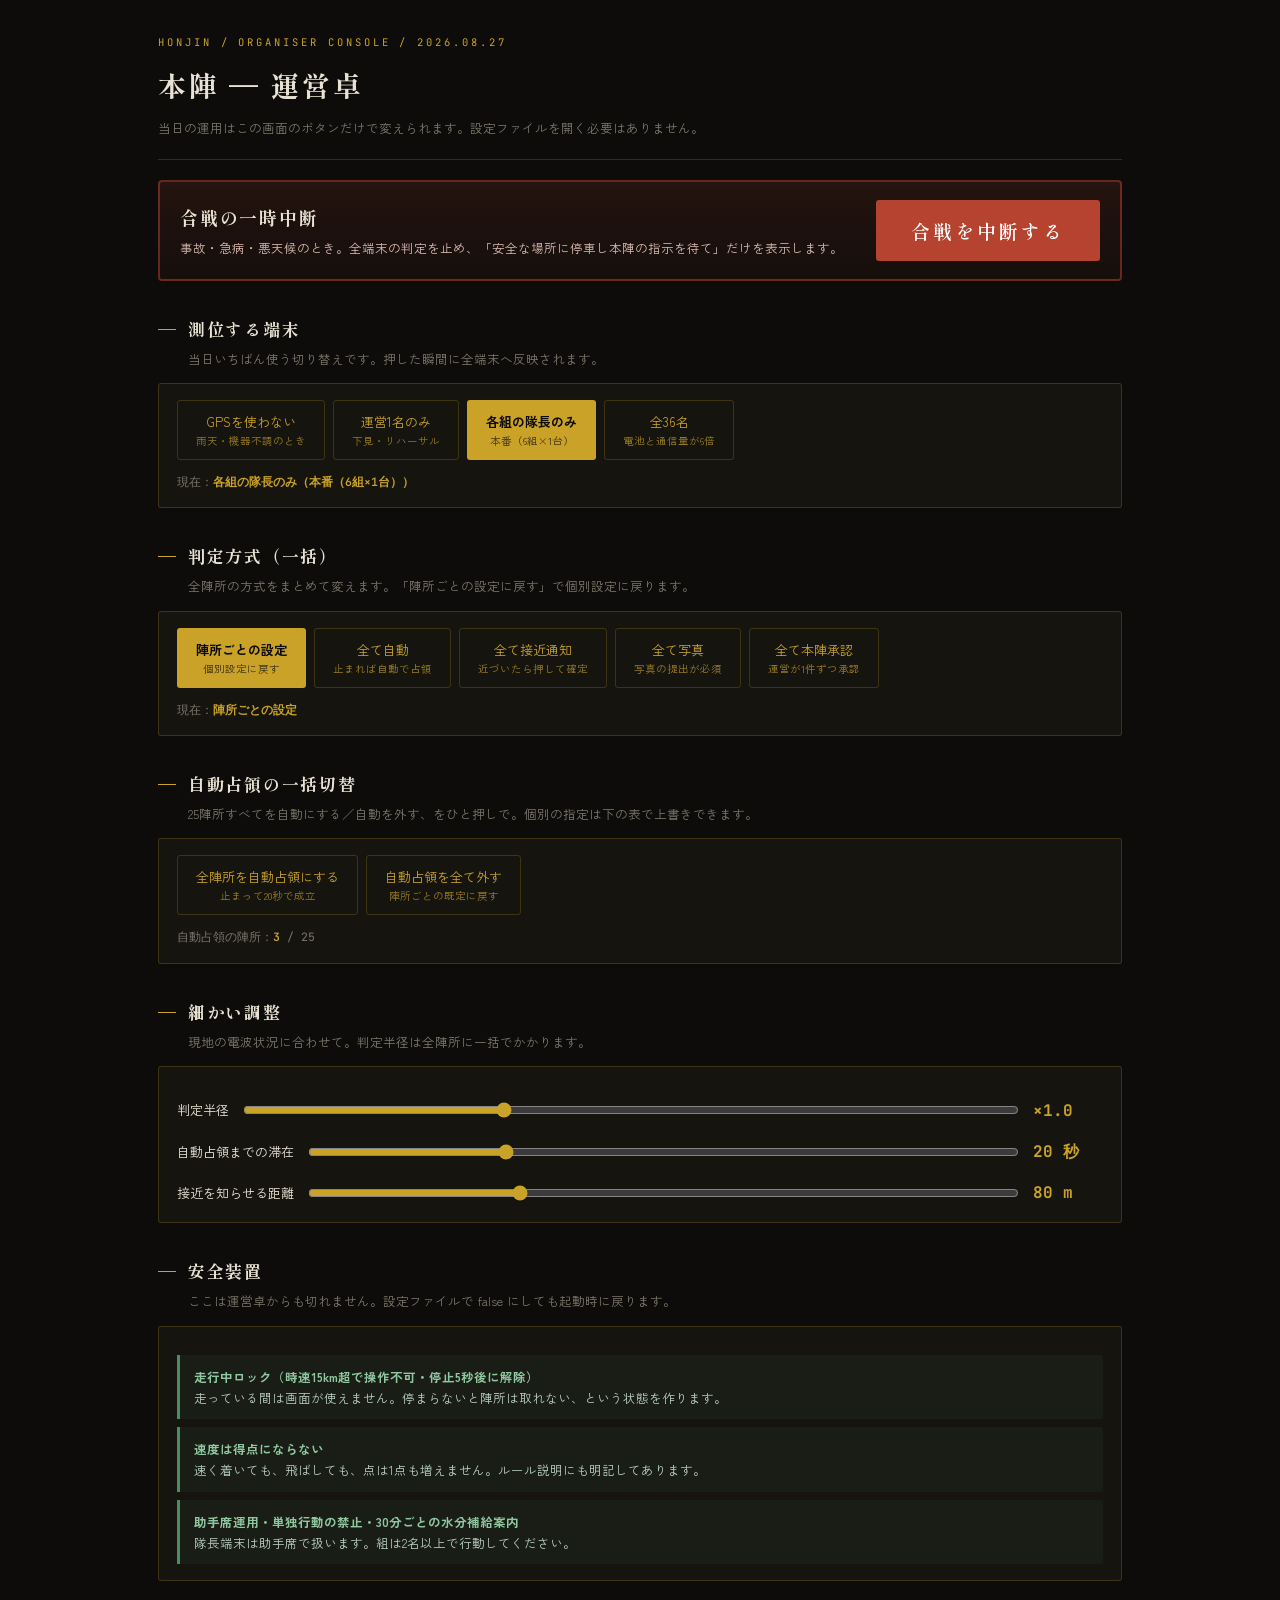
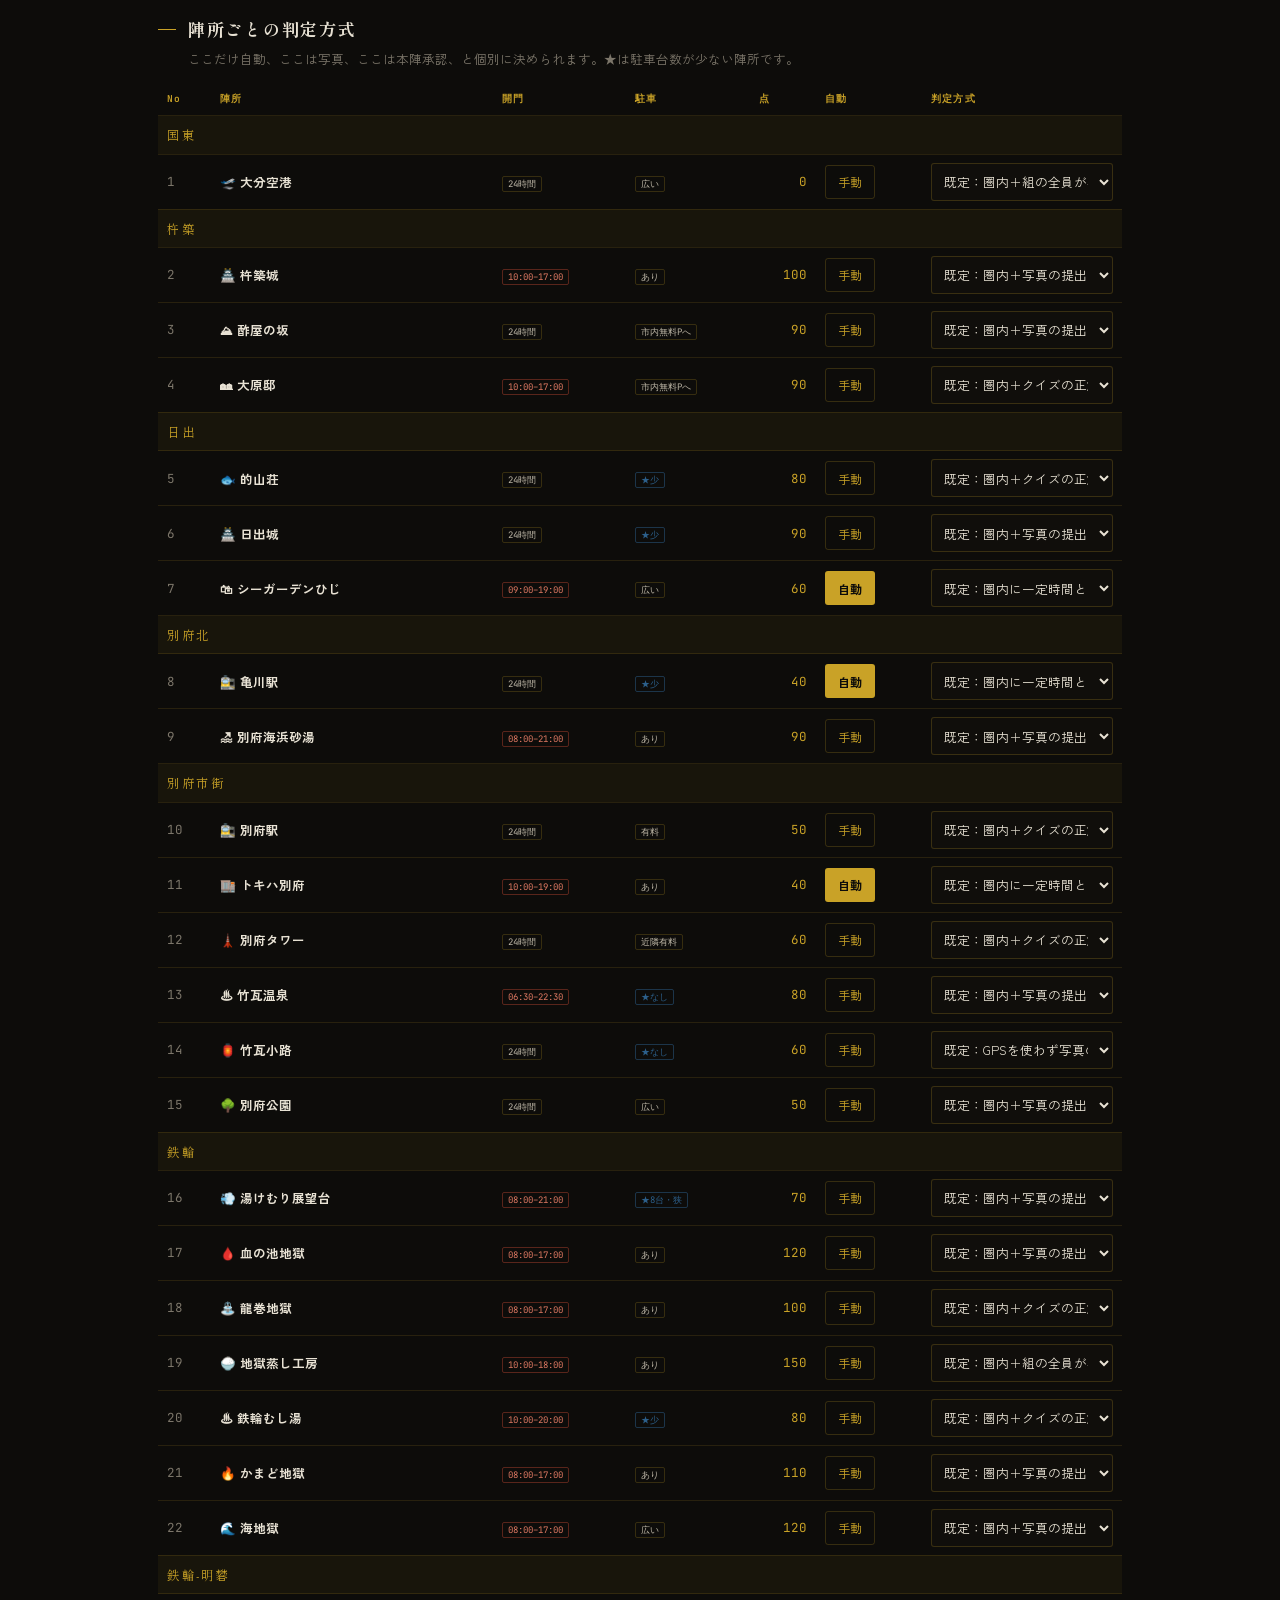
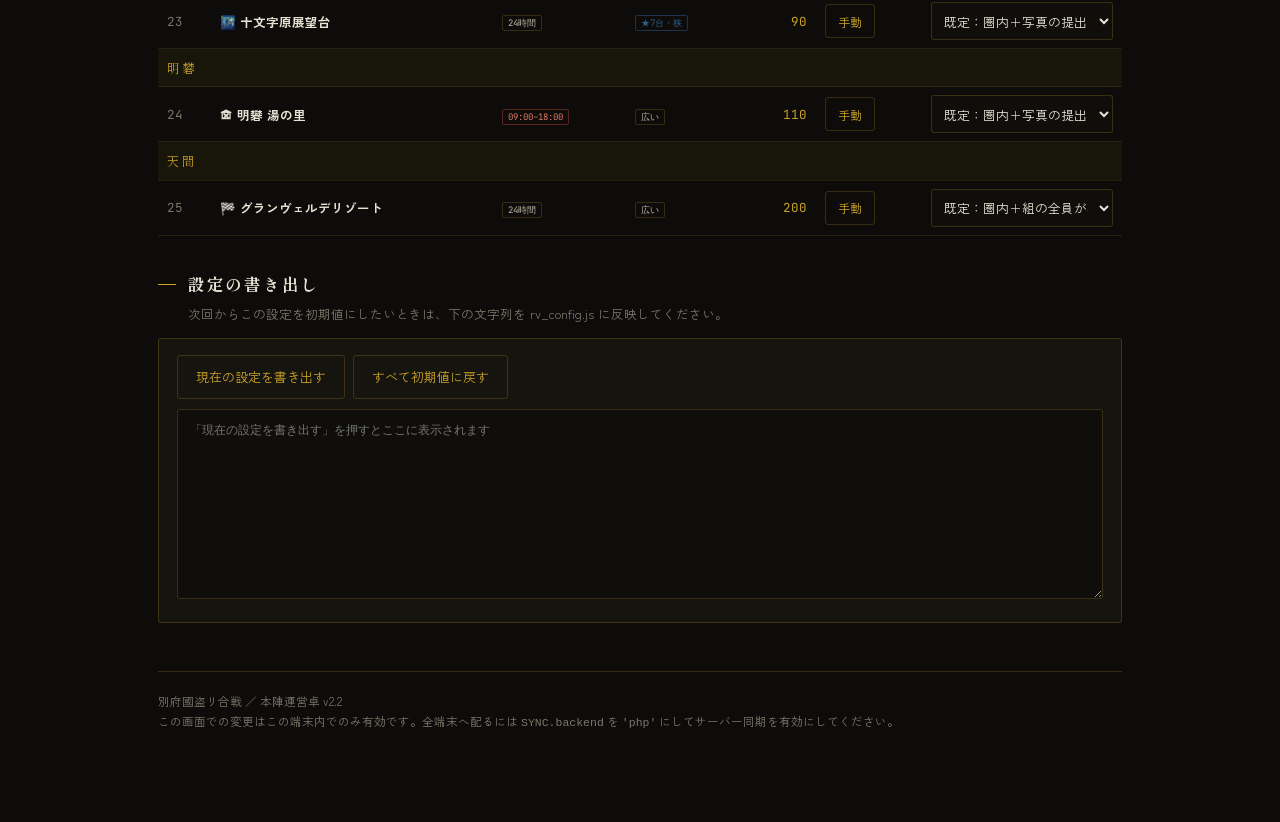
<file: rv_gm_panel.html>
<!DOCTYPE html>
<html lang="ja">
<head>
<meta charset="utf-8">
<meta name="viewport" content="width=device-width,initial-scale=1">
<title>本陣 — 運営卓｜別府國盗リ合戦</title>
<link href="https://fonts.googleapis.com/css2?family=Shippori+Mincho:wght@600;800&family=Zen+Kaku+Gothic+New:wght@400;500;700&family=JetBrains+Mono:wght@400;600&display=swap" rel="stylesheet">
<style>
:root{--sumi:#0d0c0a;--sumi2:#16140f;--washi:#e8e2d4;--kin:#c9a227;--shu:#c0392b;
  --ai:#2c5f8a;--gray:#7c766a;--line:rgba(201,162,39,.22);--ok:#4a8f5f;--ng:#b5432f}
*{box-sizing:border-box;margin:0;padding:0}
body{background:var(--sumi);color:var(--washi);font-family:'Zen Kaku Gothic New',sans-serif;line-height:1.7}
.wrap{max-width:1000px;margin:0 auto;padding:0 18px 90px}
header{padding:34px 0 20px;border-bottom:1px solid var(--line);margin-bottom:20px}
.eyebrow{font-family:'JetBrains Mono',monospace;font-size:10.5px;letter-spacing:.28em;color:var(--kin);margin-bottom:10px}
h1{font-family:'Shippori Mincho',serif;font-size:28px;font-weight:800;letter-spacing:.1em}
.hd{font-size:12.5px;color:var(--gray);margin-top:8px}

/* 緊急停止 */
.estop{margin:20px 0 26px;border:2px solid rgba(181,67,47,.5);border-radius:4px;
  background:linear-gradient(180deg,rgba(181,67,47,.14),rgba(181,67,47,.05));padding:18px 20px;
  display:flex;align-items:center;gap:18px;flex-wrap:wrap}
.estop .t{flex:1;min-width:220px}
.estop h2{font-family:'Shippori Mincho',serif;font-size:18px;letter-spacing:.1em;margin-bottom:4px}
.estop p{font-size:12.5px;color:#d8b8b0}
.bigbtn{font-family:'Shippori Mincho',serif;font-size:19px;letter-spacing:.16em;padding:16px 34px;
  border-radius:3px;cursor:pointer;border:1px solid rgba(181,67,47,.6);background:var(--ng);
  color:#fff;font-weight:600;transition:.15s;min-width:190px}
.bigbtn:hover{filter:brightness(1.12)}
.bigbtn.on{background:var(--ok);border-color:rgba(74,143,95,.6)}
.bigbtn:focus-visible{outline:3px solid var(--washi);outline-offset:3px}

h3{font-family:'Shippori Mincho',serif;font-size:17px;letter-spacing:.1em;margin:34px 0 4px;
  display:flex;align-items:center;gap:12px}
h3::before{content:'';width:18px;height:1px;background:var(--kin)}
.sub{color:var(--gray);font-size:12.5px;margin:0 0 14px 30px}
.card{border:1px solid var(--line);background:var(--sumi2);border-radius:3px;padding:16px 18px}
.row{display:flex;flex-wrap:wrap;gap:8px}
button.sw{font-family:'Zen Kaku Gothic New',sans-serif;font-size:13px;padding:11px 18px;cursor:pointer;
  background:transparent;color:var(--kin);border:1px solid var(--line);border-radius:3px;transition:.15s;
  min-height:44px}
button.sw:hover{border-color:var(--kin)}
button.sw.on{background:var(--kin);color:var(--sumi);font-weight:700}
button.sw:focus-visible{outline:2px solid var(--washi);outline-offset:2px}
button.sw small{display:block;font-size:10.5px;opacity:.72;font-weight:400;margin-top:2px}
.now{font-family:'JetBrains Mono',monospace;font-size:11.5px;color:var(--gray);margin-top:12px}
.now b{color:var(--kin);font-weight:600}
.locked{border-left:3px solid var(--ok);background:rgba(74,143,95,.07);padding:11px 14px;
  font-size:12.5px;color:#b9cfbe;border-radius:0 3px 3px 0;margin-top:12px}
.slider{display:flex;align-items:center;gap:14px;margin-top:14px;flex-wrap:wrap}
.slider input[type=range]{flex:1;min-width:200px;accent-color:var(--kin)}
.slider b{font-family:'JetBrains Mono',monospace;color:var(--kin);min-width:70px}
.wide{overflow-x:auto;margin-top:6px}
table{width:100%;border-collapse:collapse;font-size:12.5px;min-width:640px}
th,td{text-align:left;padding:8px 9px;border-bottom:1px solid rgba(201,162,39,.14);vertical-align:middle}
th{font-family:'JetBrains Mono',monospace;font-size:9.5px;letter-spacing:.13em;color:var(--kin);font-weight:600}
tr.leg td{background:rgba(201,162,39,.06);font-family:'Shippori Mincho',serif;font-size:12.5px;
  color:var(--kin);letter-spacing:.12em}
td.no{font-family:'JetBrains Mono',monospace;color:var(--gray)}
td.pt{font-family:'JetBrains Mono',monospace;color:var(--kin);text-align:right}
select{font-family:'Zen Kaku Gothic New',sans-serif;font-size:12.5px;padding:7px 8px;min-height:38px;
  background:#100e0b;color:var(--washi);border:1px solid var(--line);border-radius:3px;width:100%}
select:focus-visible{outline:2px solid var(--kin)}
.chip{font-family:'JetBrains Mono',monospace;font-size:9px;padding:1px 5px;border-radius:2px;
  border:1px solid var(--line);color:#bdb6a6;white-space:nowrap}
.chip.close{color:#e07a63;border-color:rgba(181,67,47,.45)}
.chip.park{color:var(--ai);border-color:rgba(44,95,138,.5)}
textarea{width:100%;height:190px;background:#100e0b;color:#a8a294;border:1px solid var(--line);
  border-radius:3px;padding:12px;font-family:'JetBrains Mono',monospace;font-size:11.5px;margin-top:10px}
footer{border-top:1px solid var(--line);margin-top:48px;padding-top:20px;color:var(--gray);font-size:11.5px}
</style>
</head>
<body>
<div class="wrap">

<header>
  <div class="eyebrow">HONJIN / ORGANISER CONSOLE / 2026.08.27</div>
  <h1>本陣 — 運営卓</h1>
  <p class="hd">当日の運用はこの画面のボタンだけで変えられます。設定ファイルを開く必要はありません。</p>
</header>

<div class="estop">
  <div class="t">
    <h2>合戦の一時中断</h2>
    <p>事故・急病・悪天候のとき。全端末の判定を止め、「安全な場所に停車し本陣の指示を待て」だけを表示します。</p>
  </div>
  <button class="bigbtn" id="estop">合戦を中断する</button>
</div>

<h3>測位する端末</h3>
<p class="sub">当日いちばん使う切り替えです。押した瞬間に全端末へ反映されます。</p>
<div class="card">
  <div class="row" id="scope"></div>
  <p class="now">現在：<b id="scopeNow">—</b></p>
</div>

<h3>判定方式（一括）</h3>
<p class="sub">全陣所の方式をまとめて変えます。「陣所ごとの設定に戻す」で個別設定に戻ります。</p>
<div class="card">
  <div class="row" id="modeAll"></div>
  <p class="now">現在：<b id="modeNow">陣所ごとの設定</b></p>
</div>

<h3>自動占領の一括切替</h3>
<p class="sub">25陣所すべてを自動にする／自動を外す、をひと押しで。個別の指定は下の表で上書きできます。</p>
<div class="card">
  <div class="row">
    <button class="sw" id="autoAll">全陣所を自動占領にする<small>止まって20秒で成立</small></button>
    <button class="sw" id="autoNone">自動占領を全て外す<small>陣所ごとの既定に戻す</small></button>
  </div>
  <p class="now">自動占領の陣所：<b id="autoCount">—</b> / 25</p>
</div>

<h3>細かい調整</h3>
<p class="sub">現地の電波状況に合わせて。判定半径は全陣所に一括でかかります。</p>
<div class="card">
  <div class="slider">
    <span style="font-size:13px">判定半径</span>
    <input type="range" id="rad" min="50" max="200" step="10" value="100">
    <b id="radV">×1.0</b>
  </div>
  <div class="slider">
    <span style="font-size:13px">自動占領までの滞在</span>
    <input type="range" id="dwell" min="5" max="60" step="5" value="20">
    <b id="dwellV">20 秒</b>
  </div>
  <div class="slider">
    <span style="font-size:13px">接近を知らせる距離</span>
    <input type="range" id="near" min="30" max="200" step="10" value="80">
    <b id="nearV">80 m</b>
  </div>
</div>

<h3>安全装置</h3>
<p class="sub">ここは運営卓からも切れません。設定ファイルで false にしても起動時に戻ります。</p>
<div class="card">
  <div class="locked">
    <b style="color:#8fc7a0">走行中ロック（時速15km超で操作不可・停止5秒後に解除）</b><br>
    走っている間は画面が使えません。停まらないと陣所は取れない、という状態を作ります。
  </div>
  <div class="locked" style="margin-top:8px">
    <b style="color:#8fc7a0">速度は得点にならない</b><br>
    速く着いても、飛ばしても、点は1点も増えません。ルール説明にも明記してあります。
  </div>
  <div class="locked" style="margin-top:8px">
    <b style="color:#8fc7a0">助手席運用・単独行動の禁止・30分ごとの水分補給案内</b><br>
    隊長端末は助手席で扱います。組は2名以上で行動してください。
  </div>
</div>

<h3>陣所ごとの判定方式</h3>
<p class="sub">ここだけ自動、ここは写真、ここは本陣承認、と個別に決められます。★は駐車台数が少ない陣所です。</p>
<div class="wide"><table id="tbl">
  <thead><tr><th>No</th><th>陣所</th><th>開門</th><th>駐車</th><th>点</th><th>自動</th><th style="width:200px">判定方式</th></tr></thead>
  <tbody></tbody>
</table></div>

<h3>設定の書き出し</h3>
<p class="sub">次回からこの設定を初期値にしたいときは、下の文字列を rv_config.js に反映してください。</p>
<div class="card">
  <div class="row">
    <button class="sw" id="exp">現在の設定を書き出す</button>
    <button class="sw" id="rst">すべて初期値に戻す</button>
  </div>
  <textarea id="out" readonly placeholder="「現在の設定を書き出す」を押すとここに表示されます"></textarea>
</div>

<footer>
  別府國盗リ合戦 ／ 本陣運営卓 v2.2<br>
  この画面での変更はこの端末内でのみ有効です。全端末へ配るには
  <code>SYNC.backend</code> を <code>'php'</code> にしてサーバー同期を有効にしてください。
</footer>

</div>

<script src="./rv_config.js"></script>
<script>
const CPS   = [{"no": 1, "id": "cp01", "name": "大分空港", "spot": "大分空港 出陣の地", "lat": 33.4796632, "lng": 131.7362008, "radius": 200, "pt": 0, "mode": "photo_group", "status": "ok", "hint": "ハローキティ空港。足湯はどこにある", "mission": "全員そろった一枚（出陣の証）", "memo": "開会式会場。13:30出陣", "leg": "国東", "open_from": "00:00", "open_to": "24:00", "trim": "lock", "flag": "🛫", "parking": "広い"}, {"no": 2, "id": "cp02", "name": "杵築城", "spot": "杵築城", "lat": 33.4147511, "lng": 131.6277461, "radius": 120, "pt": 100, "mode": "photo", "status": "ok", "hint": "日本一小さい天守とも。築城は何年か", "mission": "天守を背にした一枚", "memo": "10:00-17:00", "leg": "杵築", "open_from": "10:00", "open_to": "17:00", "trim": "core", "flag": "🏯", "parking": "あり"}, {"no": 3, "id": "cp03", "name": "酢屋の坂", "spot": "酢屋の坂", "lat": 33.4168439, "lng": 131.6198307, "radius": 80, "pt": 90, "mode": "photo", "status": "ok", "hint": "坂の上と下、二つの坂が一枚に収まる場所を探せ", "mission": "二つの坂を一枚に収めた写真", "memo": "24時間。徒歩のみ", "leg": "杵築", "open_from": "00:00", "open_to": "24:00", "trim": "core", "flag": "⛰", "parking": "市内無料Pへ"}, {"no": 4, "id": "cp04", "name": "大原邸", "spot": "大原邸", "lat": 33.4169128, "lng": 131.6201786, "radius": 80, "pt": 90, "mode": "quiz", "status": "ok", "hint": "松平藩家老の屋敷。屋根は何葺きか", "mission": "屋根の葺き方を入力", "memo": "10:00-17:00。酢屋の坂から徒歩1分", "leg": "杵築", "open_from": "10:00", "open_to": "17:00", "trim": "core", "flag": "🏘", "parking": "市内無料Pへ"}, {"no": 5, "id": "cp05", "name": "的山荘", "spot": "的山荘", "lat": 33.3666231, "lng": 131.533864, "radius": 80, "pt": 80, "mode": "quiz", "status": "ok", "hint": "国指定重要文化財。名物の魚は", "mission": "魚の名を入力", "memo": "外観のみ。営業中は静粛に", "leg": "日出", "open_from": "00:00", "open_to": "24:00", "trim": "core", "flag": "🐟", "parking": "少"}, {"no": 6, "id": "cp06", "name": "日出城", "spot": "日出城跡（暘谷城）", "lat": 33.3667515, "lng": 131.5316979, "radius": 100, "pt": 90, "mode": "photo", "status": "ok", "hint": "石垣の上に建つのは何の施設か", "mission": "別府湾を望む石垣からの一枚", "memo": "24時間。小学校敷地内。児童に配慮", "leg": "日出", "open_from": "00:00", "open_to": "24:00", "trim": "core", "flag": "🏯", "parking": "少"}, {"no": 7, "id": "cp07", "name": "シーガーデンひじ", "spot": "シーガーデンひじ", "lat": 33.361888, "lng": 131.5034888, "radius": 100, "pt": 60, "mode": "auto", "status": "ok", "hint": "別府湾を望む直売所。名物のパンは", "mission": "車を降りずとも判定される", "memo": "9:00-19:00。国道10号直上。駐車場が広い", "leg": "日出", "open_from": "09:00", "open_to": "19:00", "trim": "core", "flag": "🛍", "parking": "広い"}, {"no": 8, "id": "cp08", "name": "亀川駅", "spot": "亀川駅", "lat": 33.3312028, "lng": 131.4931333, "radius": 80, "pt": 40, "mode": "auto", "status": "ok", "hint": "駅スタンプの惹句は「◯◯と砂湯の駅」", "mission": "停車20秒で自動判定", "memo": "24時間。通行の妨げにならぬこと", "leg": "別府北", "open_from": "00:00", "open_to": "24:00", "trim": "trim2", "flag": "🚉", "parking": "少"}, {"no": 9, "id": "cp09", "name": "別府海浜砂湯", "spot": "別府海浜砂湯", "lat": 33.3120889, "lng": 131.5015273, "radius": 80, "pt": 90, "mode": "photo", "status": "ok", "hint": "砂に埋まる時間は何分間か", "mission": "砂浜と施設を収めた一枚", "memo": "8:00-21:00。入浴は時間的に不可", "leg": "別府北", "open_from": "08:00", "open_to": "21:00", "trim": "core", "flag": "🏖", "parking": "あり"}, {"no": 10, "id": "cp10", "name": "別府駅", "spot": "別府駅（油屋熊八像）", "lat": 33.27924, "lng": 131.50086, "radius": 100, "pt": 50, "mode": "quiz", "status": "ok", "hint": "両手を挙げた銅像の人物は誰か", "mission": "人物名を入力", "memo": "24時間。東口駅前", "leg": "別府市街", "open_from": "00:00", "open_to": "24:00", "trim": "core", "flag": "🚉", "parking": "有料"}, {"no": 11, "id": "cp11", "name": "トキハ別府", "spot": "トキハ別府", "lat": 33.2803239, "lng": 131.5053767, "radius": 80, "pt": 40, "mode": "auto", "status": "ok", "hint": "地下にあるのは足湯か、温泉か", "mission": "停車20秒で自動判定", "memo": "10:00-19:00", "leg": "別府市街", "open_from": "10:00", "open_to": "19:00", "trim": "trim1", "flag": "🏬", "parking": "あり"}, {"no": 12, "id": "cp12", "name": "別府タワー", "spot": "別府タワー", "lat": 33.281771, "lng": 131.505917, "radius": 80, "pt": 60, "mode": "quiz", "status": "ok", "hint": "展望階は何階か", "mission": "階数を入力", "memo": "登塔は時間的に不可。外観で可", "leg": "別府市街", "open_from": "00:00", "open_to": "24:00", "trim": "core", "flag": "🗼", "parking": "近隣有料"}, {"no": 13, "id": "cp13", "name": "竹瓦温泉", "spot": "竹瓦温泉", "lat": 33.277456, "lng": 131.505989, "radius": 80, "pt": 80, "mode": "photo", "status": "ok", "hint": "名物は砂湯。入口の屋根の形を見よ", "mission": "唐破風の入口と一枚", "memo": "6:30-22:30", "leg": "別府市街", "open_from": "06:30", "open_to": "22:30", "trim": "lock", "flag": "♨", "parking": "なし"}, {"no": 14, "id": "cp14", "name": "竹瓦小路", "spot": "竹瓦小路アーケード", "lat": 33.277033, "lng": 131.505911, "radius": 60, "pt": 60, "mode": "manual", "status": "ok", "hint": "日本最古級の木造アーケード。何造りか", "mission": "★屋根下でGPS不可。写真で手動判定", "memo": "24時間。竹瓦温泉から徒歩30秒", "leg": "別府市街", "open_from": "00:00", "open_to": "24:00", "trim": "core", "flag": "🏮", "parking": "なし"}, {"no": 15, "id": "cp15", "name": "別府公園", "spot": "別府公園", "lat": 33.281557, "lng": 131.491006, "radius": 150, "pt": 50, "mode": "photo", "status": "ok", "hint": "園内の竹林を探せ", "mission": "竹林で全員の一枚", "memo": "24時間。市街から2km西に外れる", "leg": "別府市街", "open_from": "00:00", "open_to": "24:00", "trim": "trim2", "flag": "🌳", "parking": "広い"}, {"no": 16, "id": "cp16", "name": "湯けむり展望台", "spot": "湯けむり展望台", "lat": 33.3156683, "lng": 131.4853258, "radius": 100, "pt": 70, "mode": "photo", "status": "ok", "hint": "日本夜景遺産。街から立ち昇るものは", "mission": "湯けむりの立つ街並みを一枚", "memo": "8:00-21:00。★駐車8台・道幅狭い", "leg": "鉄輪", "open_from": "08:00", "open_to": "21:00", "trim": "core", "flag": "💨", "parking": "8台・狭"}, {"no": 17, "id": "cp17", "name": "血の池地獄", "spot": "血の池地獄", "lat": 33.327173, "lng": 131.478173, "radius": 100, "pt": 120, "mode": "photo", "status": "ok", "hint": "日本最古の天然地獄。赤の正体は", "mission": "池の赤を収めた一枚", "memo": "8:00-17:00。★17時閉門。入場料要", "leg": "鉄輪", "open_from": "08:00", "open_to": "17:00", "trim": "core", "flag": "🩸", "parking": "あり"}, {"no": 18, "id": "cp18", "name": "龍巻地獄", "spot": "龍巻地獄", "lat": 33.327141, "lng": 131.479401, "radius": 100, "pt": 100, "mode": "quiz", "status": "ok", "hint": "間欠泉の噴出間隔は約何分か", "mission": "間隔を入力", "memo": "8:00-17:00。★噴出待ちで時間が読めない", "leg": "鉄輪", "open_from": "08:00", "open_to": "17:00", "trim": "trim3", "flag": "⛲", "parking": "あり"}, {"no": 19, "id": "cp19", "name": "地獄蒸し工房", "spot": "地獄蒸し工房 鉄輪", "lat": 33.3154852, "lng": 131.4762201, "radius": 80, "pt": 150, "mode": "photo_group", "status": "ok", "hint": "蒸し釜の温度は約何度か", "mission": "★食事：組の全員と料理が写った一枚", "memo": "10:00-18:00。16:00-17:00の食事枠", "leg": "鉄輪", "open_from": "10:00", "open_to": "18:00", "trim": "lock", "flag": "🍚", "parking": "あり"}, {"no": 20, "id": "cp20", "name": "鉄輪むし湯", "spot": "鉄輪むし湯", "lat": 33.316165, "lng": 131.477793, "radius": 80, "pt": 80, "mode": "quiz", "status": "ok", "hint": "石室に敷かれた薬草の名は", "mission": "薬草名を入力", "memo": "10:00-20:00。工房から徒歩3分", "leg": "鉄輪", "open_from": "10:00", "open_to": "20:00", "trim": "core", "flag": "♨", "parking": "少"}, {"no": 21, "id": "cp21", "name": "かまど地獄", "spot": "かまど地獄", "lat": 33.316388, "lng": 131.472391, "radius": 80, "pt": 110, "mode": "photo", "status": "ok", "hint": "飲泉は1杯何円か", "mission": "一丁目〜六丁目のいずれかで一枚", "memo": "8:00-17:00。★17時閉門。入場料要", "leg": "鉄輪", "open_from": "08:00", "open_to": "17:00", "trim": "core", "flag": "🔥", "parking": "あり"}, {"no": 22, "id": "cp22", "name": "海地獄", "spot": "海地獄", "lat": 33.316812, "lng": 131.468738, "radius": 100, "pt": 120, "mode": "photo", "status": "ok", "hint": "コバルトブルーの正体となる成分は", "mission": "青い池と一枚", "memo": "8:00-17:00。★17時閉門。駐車場広い", "leg": "鉄輪", "open_from": "08:00", "open_to": "17:00", "trim": "lock", "flag": "🌊", "parking": "広い"}, {"no": 23, "id": "cp23", "name": "十文字原展望台", "spot": "十文字原展望台", "lat": 33.3297195, "lng": 131.4602103, "radius": 120, "pt": 90, "mode": "photo", "status": "ok", "hint": "日本夜景遺産。別府湾と国東半島を一望", "mission": "展望台からの一枚", "memo": "★24時間開放。17時以降も取れる数少ない陣所。駐車7-8台・進入路が狭い", "leg": "鉄輪-明礬", "open_from": "00:00", "open_to": "24:00", "trim": "core", "flag": "🌃", "parking": "7台・狭"}, {"no": 24, "id": "cp24", "name": "明礬 湯の里", "spot": "明礬温泉 湯の里", "lat": 33.3195656, "lng": 131.4539899, "radius": 120, "pt": 110, "mode": "photo", "status": "ok", "hint": "湯の花の結晶は何色か", "mission": "藁葺きの湯の花小屋を一枚", "memo": "9:00-18:00。駐車場広い", "leg": "明礬", "open_from": "09:00", "open_to": "18:00", "trim": "core", "flag": "🏚", "parking": "広い"}, {"no": 25, "id": "cp25", "name": "グランヴェルデリゾート", "spot": "グランヴェルデリゾート（着城）", "lat": 33.3236545, "lng": 131.4103905, "radius": 200, "pt": 200, "mode": "photo_group", "status": "ok", "hint": "天と地の間、天間（あまま）", "mission": "★着城：組の全員が写った一枚", "memo": "17:30チェックイン。ここが本陣", "leg": "天間", "open_from": "00:00", "open_to": "24:00", "trim": "lock", "flag": "🏁", "parking": "広い"}];
const MODES = {"auto": "圏内に一定時間とどまれば自動占領", "near": "接近すると通知。ボタンを押して確定", "manual": "GPSを使わず写真のみで判定", "photo": "圏内＋写真の提出", "photo_group": "圏内＋組の全員が写った写真", "quiz": "圏内＋クイズの正解", "gm": "必ず運営が承認する"};
const C = window.RV_CONFIG || {GPS:{},JUDGE:{},SAFETY:{}};

const SCOPES = [
  ['off',   'GPSを使わない', '雨天・機器不調のとき'],
  ['admin', '運営1名のみ',   '下見・リハーサル'],
  ['leader','各組の隊長のみ','本番（6組×1台）'],
  ['all',   '全36名',        '電池と通信量が6倍']
];
const MODEALL = [
  ['default','陣所ごとの設定','個別設定に戻す'],
  ['auto',   '全て自動',     '止まれば自動で占領'],
  ['near',   '全て接近通知', '近づいたら押して確定'],
  ['photo',  '全て写真',     '写真の提出が必須'],
  ['gm',     '全て本陣承認', '運営が1件ずつ承認']
];

let state = { scope: C.GPS.scope || 'leader', modeAll: 'default',
              radius: 100, dwell: 20, near: 80, per: {}, estop: false };

function drawBtns(host, defs, cur, on){
  const el = document.getElementById(host); el.innerHTML='';
  defs.forEach(([v,label,note])=>{
    const b=document.createElement('button');
    b.className='sw'+(v===cur?' on':''); b.type='button';
    b.innerHTML = label + '<small>'+note+'</small>';
    b.onclick = ()=>on(v);
    el.appendChild(b);
  });
}
function setScope(v){
  state.scope=v; C.GPS.scope=v;
  if(window.RVGeo) RVGeo.setScope(v);
  drawBtns('scope',SCOPES,v,setScope);
  document.getElementById('scopeNow').textContent =
    SCOPES.filter(s=>s[0]===v)[0][1] + '（' + SCOPES.filter(s=>s[0]===v)[0][2] + '）';
}
function setModeAll(v){
  state.modeAll=v; state.per={};
  C.JUDGE.override = (v==='default'? null : v);
  if(window.RVGeo) RVGeo.setModeAll(v);
  drawBtns('modeAll',MODEALL,v,setModeAll);
  document.getElementById('modeNow').textContent =
    MODEALL.filter(m=>m[0]===v)[0][1];
  drawTable();
}
setScope(state.scope);
setModeAll('default');

/* 緊急停止 */
const eb=document.getElementById('estop');
eb.onclick=()=>{
  state.estop=!state.estop;
  C.SAFETY.emergencyStop=state.estop;
  if(window.RVGeo) RVGeo.emergency(state.estop);
  eb.textContent = state.estop ? '合戦を再開する' : '合戦を中断する';
  eb.classList.toggle('on', state.estop);
};

/* スライダー */
function bind(id, vid, fmt, apply){
  const s=document.getElementById(id), o=document.getElementById(vid);
  const upd=()=>{ o.textContent=fmt(+s.value); apply(+s.value); };
  s.oninput=upd; upd();
}
bind('rad','radV', v=>'×'+(v/100).toFixed(1), v=>{
  state.radius=v; C.JUDGE.radiusScale=v/100;
  if(window.RVGeo) RVGeo.setRadiusScale(v/100);
});
bind('dwell','dwellV', v=>v+' 秒', v=>{
  state.dwell=v; C.JUDGE.dwellSec=v; if(window.RVGeo) RVGeo.setDwell(v);
});
bind('near','nearV', v=>v+' m', v=>{ state.near=v; C.JUDGE.nearNoticeM=v; });

/* 陣所ごと */
function drawTable(){
  const tb=document.querySelector('#tbl tbody'); tb.innerHTML='';
  let leg=null;
  CPS.forEach(c=>{
    if(c.leg!==leg){ leg=c.leg;
      const lr=document.createElement('tr'); lr.className='leg';
      lr.innerHTML='<td colspan="7">'+leg+'</td>'; tb.appendChild(lr); }
    const closes = c.open_to && c.open_to!=='24:00';
    const small  = /台|少|なし/.test(c.parking||'');
    const r=document.createElement('tr');
    const eff = state.per[c.id] || (state.modeAll!=='default'? state.modeAll : c.mode);
    const opts = ['default'].concat(Object.keys(MODES))
      .map(m=>{
        const cur = state.per[c.id] || 'default';
        const lbl = (m==='default') ? ('既定：'+(MODES[c.mode]||c.mode)) : MODES[m];
        return '<option value="'+m+'"'+(cur===m?' selected':'')+'>'+lbl+'</option>';
      }).join('');
    r.innerHTML =
      '<td class="no">'+c.no+'</td>'+
      '<td><b>'+c.flag+' '+c.name+'</b></td>'+
      '<td><span class="chip '+(closes?'close':'')+'">'+
        (closes ? c.open_from+'–'+c.open_to : '24時間')+'</span></td>'+
      '<td><span class="chip '+(small?'park':'')+'">'+(small?'★':'')+(c.parking||'—')+'</span></td>'+
      '<td class="pt">'+c.pt+'</td>'+
      '<td><button type="button" class="sw tog'+(eff==='auto'?' on':'')+
        '" data-tog="'+c.id+'" style="padding:6px 12px;min-height:34px;font-size:12px">'+
        (eff==='auto'?'自動':'手動')+'</button></td>'+
      '<td><select data-id="'+c.id+'">'+opts+'</select></td>';
    tb.appendChild(r);
  });
  tb.querySelectorAll('[data-tog]').forEach(b=>{
    b.onclick=()=>{
      const id=b.dataset.tog;
      const cp=CPS.filter(x=>x.id===id)[0];
      const eff=state.per[id] || (state.modeAll!=='default'? state.modeAll : cp.mode);
      if(eff==='auto'){ delete state.per[id];
        if(cp.mode==='auto') state.per[id]='photo';
      } else { state.per[id]='auto'; }
      if(window.RVGeo) RVGeo.setMode(id, state.per[id]||'default');
      drawTable();
    };
  });
  tb.querySelectorAll('select').forEach(s=>{
    s.onchange=()=>{
      const id=s.dataset.id, v=s.value;
      if(v==='default') delete state.per[id]; else state.per[id]=v;
      if(window.RVGeo) RVGeo.setMode(id,v);
      drawTable();
    };
  });
  const n = CPS.filter(c=>(state.per[c.id] ||
    (state.modeAll!=='default'? state.modeAll : c.mode))==='auto').length;
  document.getElementById('autoCount').textContent = n;
}
drawTable();

/* 自動占領の一括 */
document.getElementById('autoAll').onclick=()=>{
  CPS.forEach(c=>{ state.per[c.id]='auto';
    if(window.RVGeo) RVGeo.setMode(c.id,'auto'); });
  drawTable();
};
document.getElementById('autoNone').onclick=()=>{
  state.per={};
  if(window.RVGeo) CPS.forEach(c=>RVGeo.setMode(c.id,'default'));
  drawTable();
};

/* 書き出し */
document.getElementById('exp').onclick=()=>{
  document.getElementById('out').value = JSON.stringify({
    GPS:{ provider:C.GPS.provider, scope:state.scope, teams:C.GPS.teams },
    JUDGE:{ override:(state.modeAll==='default'?null:state.modeAll),
            dwellSec:state.dwell, radiusScale:state.radius/100, nearNoticeM:state.near },
    perCheckpointMode: state.per
  },null,2);
};
document.getElementById('rst').onclick=()=>{
  state.per={}; setScope('leader'); setModeAll('default');
  document.getElementById('rad').value=100;
  document.getElementById('dwell').value=20;
  document.getElementById('near').value=80;
  ['rad','dwell','near'].forEach(i=>document.getElementById(i).dispatchEvent(new Event('input')));
  document.getElementById('out').value='';
};
</script>
</body>
</html>
</file>
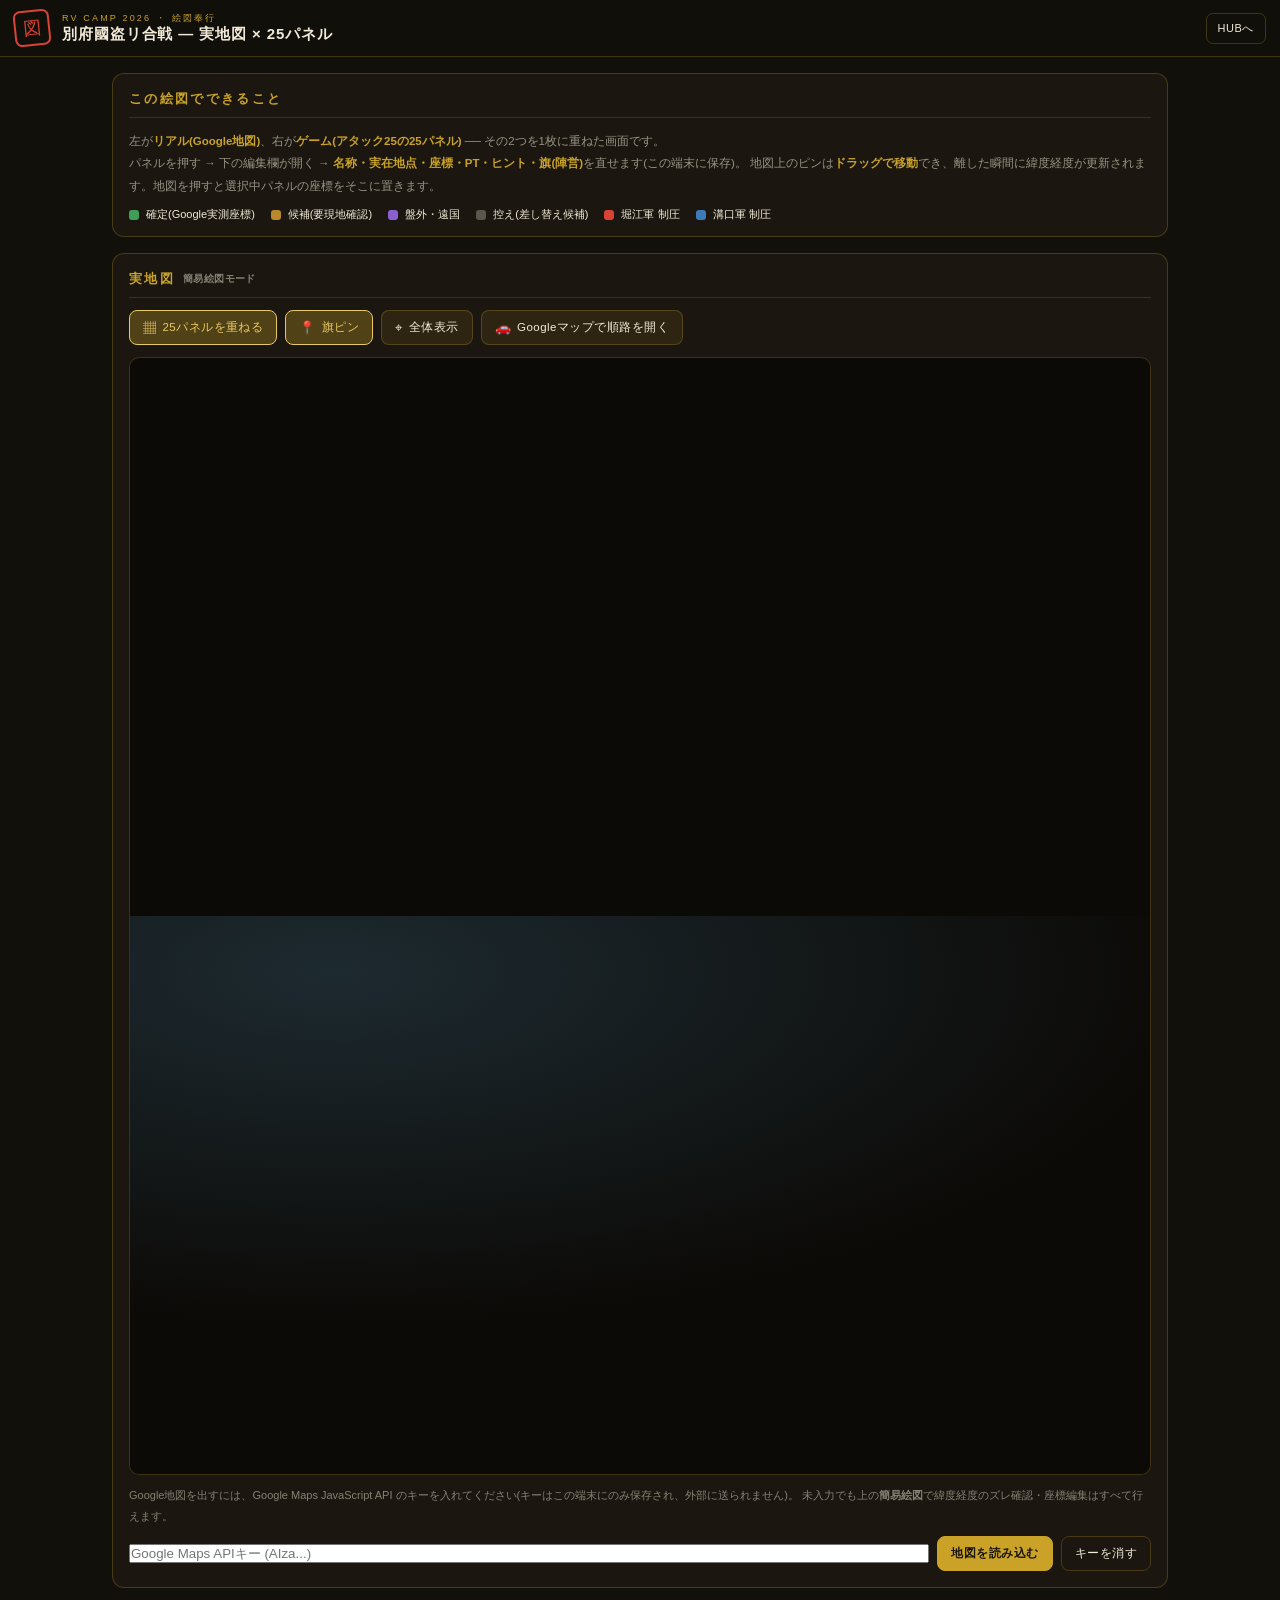
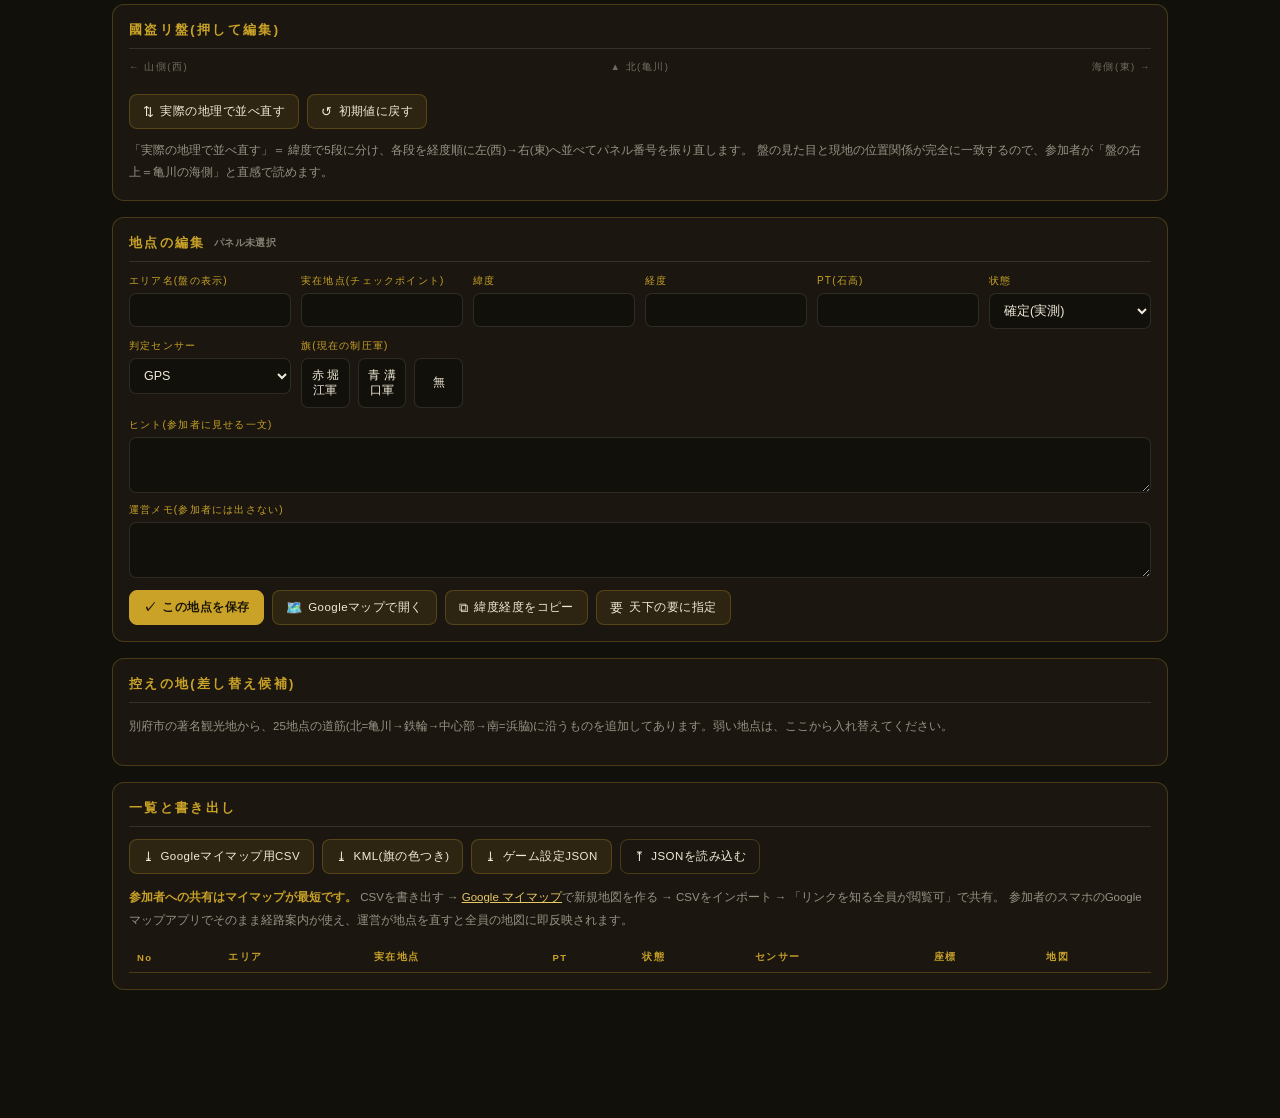
<file: rv_kunitori_map25.html>
<!DOCTYPE html>
<html lang="ja">
<head>
<meta charset="UTF-8">
<meta name="viewport" content="width=device-width, initial-scale=1.0">
<title>別府國盗リ合戦 — 絵図奉行(実地図×25パネル)</title>
<link rel="preconnect" href="https://fonts.googleapis.com">
<style>
:root{
  --ink:#12100b; --ink2:#1b1710; --ink3:#241d14; --paper:#f2ead8;
  --gold:#c9a227; --gold-hi:#e9c964; --gold-dim:#7d651f;
  --aka:#d84334; --aka-d:#8e2618; --ao:#3d7ab8; --ao-d:#1f405f;
  --ok:#3f9d5a; --cand:#b8892a; --far:#8a5fd0;
  --line:rgba(201,162,39,0.26); --soft:rgba(242,234,216,0.12);
  --mono:'JetBrains Mono','SFMono-Regular',Consolas,monospace;
}
*{box-sizing:border-box;margin:0;padding:0;}
body{background:var(--ink);color:var(--paper);
  font-family:'Hiragino Kaku Gothic ProN','Yu Gothic','Noto Sans JP',sans-serif;
  padding-bottom:96px;-webkit-text-size-adjust:100%;}
a{color:var(--gold-hi);}

/* ---- header ---- */
header{position:sticky;top:0;z-index:40;background:rgba(18,16,11,.97);
  border-bottom:1px solid var(--line);padding:10px 14px;display:flex;align-items:center;gap:12px;}
header .seal{flex:0 0 auto;width:36px;height:36px;border:2px solid var(--aka);border-radius:7px;
  color:var(--aka);display:flex;align-items:center;justify-content:center;font-size:18px;
  transform:rotate(-6deg);font-family:'Yu Mincho',serif;}
header .ttl{min-width:0;}
header .sub{font-size:9px;letter-spacing:.24em;color:var(--gold);white-space:nowrap;}
header h1{font-size:15px;letter-spacing:.06em;font-weight:800;
  white-space:nowrap;overflow:hidden;text-overflow:ellipsis;}
header .spacer{flex:1;}
.hbtn{flex:0 0 auto;background:none;border:1px solid var(--line);color:var(--paper);
  border-radius:7px;padding:7px 11px;font-size:11px;cursor:pointer;letter-spacing:.05em;}
.hbtn:hover{border-color:var(--gold);color:var(--gold-hi);}

main{max-width:1080px;margin:0 auto;padding:16px 12px;}
.card{background:var(--ink2);border:1px solid var(--line);border-radius:12px;
  padding:16px;margin-bottom:16px;}
.card > h2{font-size:13px;letter-spacing:.18em;color:var(--gold);
  padding-bottom:9px;margin-bottom:12px;border-bottom:1px solid var(--soft);
  display:flex;align-items:center;gap:8px;flex-wrap:wrap;}
.card > h2 .cnt{font-family:var(--mono);font-size:10px;color:rgba(242,234,216,.5);letter-spacing:.04em;}
.muted{font-size:11.5px;color:rgba(242,234,216,.58);line-height:1.95;}
.muted b{color:var(--gold);font-weight:700;}

/* ---- legend / chips : アイコンは必ず独立ボックス。文字に重ねない ---- */
.legend{display:flex;flex-wrap:wrap;gap:8px 16px;margin-top:12px;font-size:11px;}
.legend .item{display:inline-flex;align-items:center;gap:7px;line-height:1;}
.dot{flex:0 0 auto;width:10px;height:10px;border-radius:3px;}
.dot.ok{background:var(--ok);} .dot.cand{background:var(--cand);}
.dot.far{background:var(--far);} .dot.res{background:rgba(242,234,216,.3);}
.dot.aka{background:var(--aka);} .dot.ao{background:var(--ao);}

/* ---- toolbar ---- */
.bar{display:flex;flex-wrap:wrap;gap:8px;margin-top:12px;}
.btn{background:rgba(201,162,39,.1);border:1px solid var(--line);color:var(--paper);
  border-radius:8px;padding:9px 13px;font-size:11.5px;cursor:pointer;letter-spacing:.04em;
  display:inline-flex;align-items:center;gap:6px;transition:.15s;}
.btn:hover{border-color:var(--gold);background:rgba(201,162,39,.2);}
.btn.solid{background:var(--gold);color:#1a1509;font-weight:800;border-color:var(--gold);}
.btn.solid:hover{background:var(--gold-hi);}
.btn.ghost{background:none;}
.btn .ic{flex:0 0 auto;font-size:13px;line-height:1;}
.btn[aria-pressed="true"]{border-color:var(--gold-hi);background:rgba(201,162,39,.3);color:var(--gold-hi);}

/* ---- map ---- */
.mapwrap{position:relative;border:1px solid var(--line);border-radius:10px;overflow:hidden;
  background:#0c0a07;}
#gmap,#svgmap{width:100%;height:clamp(340px,62vh,560px);display:block;}
#svgmap{background:radial-gradient(120% 90% at 20% 10%,#1d2a30,#0c0a07 70%);}
/* 25パネルオーバーレイ(地図の上に重ねる格子) */
#gridOverlay{position:absolute;inset:0;display:grid;grid-template-columns:repeat(5,1fr);
  grid-template-rows:repeat(5,1fr);pointer-events:none;opacity:0;transition:opacity .25s;}
#gridOverlay.on{opacity:1;}
#gridOverlay .ov{border:1px solid rgba(201,162,39,.35);pointer-events:auto;cursor:pointer;
  position:relative;display:flex;align-items:flex-start;justify-content:flex-start;
  padding:4px;background:rgba(18,16,11,.16);}
#gridOverlay .ov:hover{background:rgba(201,162,39,.22);}
#gridOverlay .ov .ovno{font-family:var(--mono);font-size:11px;font-weight:700;color:var(--gold-hi);
  background:rgba(18,16,11,.72);border-radius:4px;padding:1px 5px;line-height:1.5;}
#gridOverlay .ov.aka{background:rgba(216,67,52,.30);}
#gridOverlay .ov.ao{background:rgba(61,122,184,.30);}
#gridOverlay .ov.sel{outline:2px solid var(--gold-hi);outline-offset:-2px;}
.mapnote{font-size:11px;color:rgba(242,234,216,.5);line-height:1.85;margin-top:10px;}
.keybox{display:flex;gap:8px;flex-wrap:wrap;align-items:center;margin-top:10px;}
.keybox input{flex:1;min-width:220px;}

/* ---- 25 board ---- */
.grid25{display:grid;grid-template-columns:repeat(5,1fr);gap:6px;}
.cell{position:relative;aspect-ratio:1;min-height:76px;border:1px solid var(--line);
  border-radius:9px;cursor:pointer;background:rgba(255,255,255,.02);transition:.15s;
  display:flex;flex-direction:column;overflow:hidden;text-align:center;}
.cell:hover{border-color:var(--gold);transform:translateY(-2px);}
.cell.sel{outline:2px solid var(--gold-hi);outline-offset:1px;}
.cell.aka{background:linear-gradient(160deg,var(--aka),var(--aka-d));border-color:#ef5a45;}
.cell.ao{background:linear-gradient(160deg,var(--ao),var(--ao-d));border-color:#5b9adf;}
/* 上段=バッジ専用行。テキストと絶対に重ならない */
.cell .badges{flex:0 0 auto;height:16px;display:flex;align-items:center;justify-content:space-between;
  padding:4px 5px 0;gap:4px;}
.cell .badges .st{width:8px;height:8px;border-radius:3px;flex:0 0 auto;}
.cell .badges .kan{font-size:9px;line-height:1;color:var(--gold-hi);letter-spacing:0;}
.cell.aka .badges .kan,.cell.ao .badges .kan{color:#fff;}
.cell .body{flex:1;display:flex;flex-direction:column;align-items:center;justify-content:center;
  gap:2px;padding:2px 4px 6px;min-height:0;}
.cell .no{font-family:var(--mono);font-size:15px;font-weight:700;color:var(--gold);line-height:1;}
.cell.aka .no,.cell.ao .no{color:#fff;}
.cell .nm{font-size:9.5px;font-weight:700;line-height:1.25;
  display:-webkit-box;-webkit-line-clamp:2;-webkit-box-orient:vertical;overflow:hidden;}
.cell .pp{font-family:var(--mono);font-size:8.5px;color:rgba(233,201,100,.75);line-height:1;}
.cell.aka .pp,.cell.ao .pp{color:rgba(255,255,255,.8);}
.compass{display:flex;justify-content:space-between;font-size:9.5px;letter-spacing:.16em;
  color:rgba(242,234,216,.4);margin-bottom:8px;}

/* ---- edit form ---- */
.form{display:grid;grid-template-columns:repeat(auto-fit,minmax(160px,1fr));gap:10px;}
.field{display:flex;flex-direction:column;gap:5px;min-width:0;}
.field label{font-size:10px;letter-spacing:.12em;color:var(--gold);}
.field input,.field select,.field textarea{width:100%;background:var(--ink);color:var(--paper);
  border:1px solid var(--soft);border-radius:7px;padding:9px 10px;font-size:12.5px;font-family:inherit;}
.field input:focus,.field select:focus,.field textarea:focus{outline:none;border-color:var(--gold);}
.field textarea{min-height:56px;resize:vertical;}
.field.wide{grid-column:1/-1;}
.flagrow{display:flex;gap:8px;}
.flagrow button{flex:1;border:1px solid var(--soft);background:var(--ink);color:var(--paper);
  border-radius:7px;padding:9px 4px;font-size:11.5px;cursor:pointer;}
.flagrow button[aria-pressed="true"].f-aka{background:var(--aka);border-color:var(--aka);color:#fff;font-weight:800;}
.flagrow button[aria-pressed="true"].f-ao{background:var(--ao);border-color:var(--ao);color:#fff;font-weight:800;}
.flagrow button[aria-pressed="true"].f-free{background:rgba(242,234,216,.18);border-color:var(--soft);font-weight:800;}

/* ---- reserve list ---- */
.res-list{display:grid;grid-template-columns:repeat(auto-fill,minmax(220px,1fr));gap:8px;}
.res-item{border:1px dashed var(--line);border-radius:9px;padding:10px 12px;background:rgba(255,255,255,.02);}
.res-item .rt{font-size:12px;font-weight:700;margin-bottom:3px;}
.res-item .rs{font-size:10.5px;color:rgba(242,234,216,.5);line-height:1.6;margin-bottom:8px;}
.res-item .ra{display:flex;gap:6px;align-items:center;}
.res-item select{flex:1;background:var(--ink);color:var(--paper);border:1px solid var(--soft);
  border-radius:6px;padding:6px;font-size:11px;}
.res-item button{background:var(--gold);color:#1a1509;border:none;border-radius:6px;
  padding:6px 10px;font-size:11px;font-weight:800;cursor:pointer;}

/* ---- table ---- */
.tbl-scroll{overflow-x:auto;-webkit-overflow-scrolling:touch;}
table.tbl{width:100%;border-collapse:collapse;font-size:11.5px;min-width:640px;}
table.tbl th{text-align:left;font-size:9.5px;letter-spacing:.14em;color:var(--gold);
  border-bottom:1px solid var(--line);padding:8px 8px;white-space:nowrap;}
table.tbl td{border-bottom:1px solid var(--soft);padding:9px 8px;vertical-align:top;line-height:1.6;}
table.tbl tr:hover td{background:rgba(201,162,39,.06);}
table.tbl .n{font-family:var(--mono);color:var(--gold-hi);}
table.tbl .g{white-space:nowrap;}

.toast{position:fixed;left:50%;bottom:22px;transform:translate(-50%,80px);
  background:var(--gold);color:#1a1509;padding:11px 20px;border-radius:100px;
  font-weight:800;font-size:12.5px;z-index:99;opacity:0;transition:.3s;pointer-events:none;}
.toast.show{transform:translate(-50%,0);opacity:1;}

@media(max-width:560px){
  .cell{min-height:64px;}
  .cell .nm{font-size:8.5px;}
  header h1{font-size:13px;}
}
</style>
</head>
<body>

<header>
  <div class="seal">図</div>
  <div class="ttl">
    <div class="sub">RV CAMP 2026 ・ 絵図奉行</div>
    <h1>別府國盗リ合戦 — 実地図 × 25パネル</h1>
  </div>
  <div class="spacer"></div>
  <button class="hbtn" onclick="location.href='https://art-crea.github.io/RVcamp2026/'">HUBへ</button>
</header>

<main>

<!-- 使い方 -->
<div class="card">
  <h2>この絵図でできること</h2>
  <p class="muted">
    左が<b>リアル(Google地図)</b>、右が<b>ゲーム(アタック25の25パネル)</b> ── その2つを1枚に重ねた画面です。<br>
    パネルを押す → 下の編集欄が開く → <b>名称・実在地点・座標・PT・ヒント・旗(陣営)</b>を直せます(この端末に保存)。
    地図上のピンは<b>ドラッグで移動</b>でき、離した瞬間に緯度経度が更新されます。地図を押すと選択中パネルの座標をそこに置きます。
  </p>
  <div class="legend">
    <span class="item"><span class="dot ok"></span>確定(Google実測座標)</span>
    <span class="item"><span class="dot cand"></span>候補(要現地確認)</span>
    <span class="item"><span class="dot far"></span>盤外・遠国</span>
    <span class="item"><span class="dot res"></span>控え(差し替え候補)</span>
    <span class="item"><span class="dot aka"></span>堀江軍 制圧</span>
    <span class="item"><span class="dot ao"></span>溝口軍 制圧</span>
  </div>
</div>

<!-- 地図 -->
<div class="card">
  <h2>実地図 <span class="cnt" id="mapMode">簡易絵図モード</span></h2>

  <div class="bar">
    <button class="btn" id="btnGrid" aria-pressed="true" onclick="toggleGrid()"><span class="ic">▦</span>25パネルを重ねる</button>
    <button class="btn" id="btnPins" aria-pressed="true" onclick="togglePins()"><span class="ic">📍</span>旗ピン</button>
    <button class="btn" onclick="fitAll()"><span class="ic">⌖</span>全体表示</button>
    <button class="btn" onclick="openRoute()"><span class="ic">🚗</span>Googleマップで順路を開く</button>
  </div>

  <div class="mapwrap" style="margin-top:12px;">
    <div id="gmap" hidden></div>
    <svg id="svgmap" viewBox="0 0 700 520" role="img" aria-label="別府チェックポイント簡易絵図"></svg>
    <div id="gridOverlay" class="on"></div>
  </div>

  <p class="mapnote" id="mapHint">
    Google地図を出すには、Google Maps JavaScript API のキーを入れてください(キーはこの端末にのみ保存され、外部に送られません)。
    未入力でも上の<b>簡易絵図</b>で緯度経度のズレ確認・座標編集はすべて行えます。
  </p>
  <div class="keybox">
    <input id="apiKey" placeholder="Google Maps APIキー (AIza...)" autocomplete="off">
    <button class="btn solid" onclick="saveKey()">地図を読み込む</button>
    <button class="btn ghost" onclick="clearKey()">キーを消す</button>
  </div>
</div>

<!-- 盤 -->
<div class="card">
  <h2>國盗リ盤(押して編集) <span class="cnt" id="boardCnt"></span></h2>
  <div class="compass"><span>← 山側(西)</span><span>▲ 北(亀川)</span><span>海側(東) →</span></div>
  <div class="grid25" id="grid25"></div>
  <div class="bar">
    <button class="btn" onclick="autoArrange()"><span class="ic">⇅</span>実際の地理で並べ直す</button>
    <button class="btn" onclick="resetAll()"><span class="ic">↺</span>初期値に戻す</button>
  </div>
  <p class="muted" style="margin-top:10px;">
    「実際の地理で並べ直す」＝ 緯度で5段に分け、各段を経度順に左(西)→右(東)へ並べてパネル番号を振り直します。
    盤の見た目と現地の位置関係が完全に一致するので、参加者が「盤の右上＝亀川の海側」と直感で読めます。
  </p>
</div>

<!-- 編集 -->
<div class="card" id="editCard">
  <h2>地点の編集 <span class="cnt" id="editNo">パネル未選択</span></h2>
  <div class="form">
    <div class="field"><label>エリア名(盤の表示)</label><input id="fName"></div>
    <div class="field"><label>実在地点(チェックポイント)</label><input id="fSpot"></div>
    <div class="field"><label>緯度</label><input id="fLat" type="number" step="0.000001" inputmode="decimal"></div>
    <div class="field"><label>経度</label><input id="fLng" type="number" step="0.000001" inputmode="decimal"></div>
    <div class="field"><label>PT(石高)</label><input id="fPt" type="number" step="10" inputmode="numeric"></div>
    <div class="field"><label>状態</label>
      <select id="fStatus">
        <option value="ok">確定(実測)</option>
        <option value="cand">候補(要確認)</option>
        <option value="far">盤外・遠国</option>
      </select>
    </div>
    <div class="field"><label>判定センサー</label>
      <select id="fSensor">
        <option>GPS</option><option>GPS+写真AI</option><option>NFC</option>
        <option>ビーコン</option><option>音響</option><option>GPS+写真</option>
      </select>
    </div>
    <div class="field"><label>旗(現在の制圧軍)</label>
      <div class="flagrow">
        <button class="f-aka" id="flgAka" onclick="setFlag('aka')">赤 堀江軍</button>
        <button class="f-ao"  id="flgAo"  onclick="setFlag('ao')">青 溝口軍</button>
        <button class="f-free" id="flgFree" onclick="setFlag('')">無</button>
      </div>
    </div>
    <div class="field wide"><label>ヒント(参加者に見せる一文)</label><textarea id="fHint"></textarea></div>
    <div class="field wide"><label>運営メモ(参加者には出さない)</label><textarea id="fMemo"></textarea></div>
  </div>
  <div class="bar">
    <button class="btn solid" onclick="saveEdit()"><span class="ic">✓</span>この地点を保存</button>
    <button class="btn" onclick="openInGoogle()"><span class="ic">🗺️</span>Googleマップで開く</button>
    <button class="btn" onclick="copyLatLng()"><span class="ic">⧉</span>緯度経度をコピー</button>
    <button class="btn" onclick="markKaname()"><span class="ic">要</span>天下の要に指定</button>
  </div>
</div>

<!-- 控え -->
<div class="card">
  <h2>控えの地(差し替え候補) <span class="cnt" id="resCnt"></span></h2>
  <p class="muted">別府市の著名観光地から、25地点の道筋(北=亀川→鉄輪→中心部→南=浜脇)に沿うものを追加してあります。弱い地点は、ここから入れ替えてください。</p>
  <div class="res-list" id="resList" style="margin-top:12px;"></div>
</div>

<!-- 一覧・書き出し -->
<div class="card">
  <h2>一覧と書き出し</h2>
  <div class="bar" style="margin:0 0 12px;">
    <button class="btn" onclick="dl('csv')"><span class="ic">⤓</span>Googleマイマップ用CSV</button>
    <button class="btn" onclick="dl('kml')"><span class="ic">⤓</span>KML(旗の色つき)</button>
    <button class="btn" onclick="dl('json')"><span class="ic">⤓</span>ゲーム設定JSON</button>
    <button class="btn ghost" onclick="document.getElementById('imp').click()"><span class="ic">⤒</span>JSONを読み込む</button>
    <input type="file" id="imp" accept="application/json" hidden onchange="importJson(event)">
  </div>
  <p class="muted" style="margin-bottom:12px;">
    <b>参加者への共有はマイマップが最短です。</b> CSVを書き出す → <a href="https://www.google.com/maps/d/" target="_blank" rel="noopener">Google マイマップ</a>で新規地図を作る → CSVをインポート → 「リンクを知る全員が閲覧可」で共有。
    参加者のスマホのGoogleマップアプリでそのまま経路案内が使え、運営が地点を直すと全員の地図に即反映されます。
  </p>
  <div class="tbl-scroll">
    <table class="tbl">
      <thead><tr><th>No</th><th>エリア</th><th>実在地点</th><th>PT</th><th>状態</th><th>センサー</th><th>座標</th><th>地図</th></tr></thead>
      <tbody id="tblBody"></tbody>
    </table>
  </div>
</div>

</main>
<div class="toast" id="toast"></div>

<script src="rv_data.js"></script>
<script>
/* =========================================================
   データ ─ Google Places 実測座標を優先。cand は要現地確認。
   ========================================================= */
const SEED = [
  {no:1, name:"十文字原",   spot:"十文字原展望台",           lat:33.3297195, lng:131.4602103, pt:80,  status:"ok",   sensor:"GPS+写真", hint:"日本夜景遺産。別府湾と国東半島を一望", memo:"駐車8台程度。道が狭い"},
  {no:2, name:"柴石",       spot:"柴石温泉(市営)",           lat:33.3257541, lng:131.4730186, pt:70,  status:"ok",   sensor:"NFC",      hint:"渓谷沿いの湯。醍醐天皇の伝承が残る", memo:"水曜休"},
  {no:3, name:"血の池地獄", spot:"血の池地獄",               lat:33.3271734, lng:131.4781731, pt:120, status:"ok",   sensor:"GPS+写真AI", hint:"日本最古の赤い熱泥地獄", memo:""},
  {no:4, name:"龍巻地獄",   spot:"龍巻地獄",                 lat:33.3271408, lng:131.4794006, pt:90,  status:"ok",   sensor:"GPS+写真AI", hint:"30〜40分に一度の間欠泉。噴出待ちも作戦のうち", memo:""},
  {no:5, name:"亀川",       spot:"ドローンサッカーアリーナ大分", lat:33.331379, lng:131.4902243, pt:110, status:"ok", sensor:"GPS",      hint:"北の玄関口・亀川の確定地点", memo:"Slack確定地"},
  {no:6, name:"明礬",       spot:"明礬 湯の里(湯の花小屋)",  lat:33.3200867, lng:131.4527838, pt:100, status:"ok",   sensor:"音響",     hint:"藁葺きの湯の花小屋が並ぶ山手の湯里", memo:""},
  {no:7, name:"上人ヶ浜",   spot:"別府海浜砂湯(上人ヶ浜公園内)",             lat:33.3120889,     lng:131.5015273,    pt:50,  status:"ok", sensor:"GPS",      hint:"上人ヶ浜の砂湯。8:00-21:00・駐車場あり", memo:"公園は広く中心を取れないため、砂湯の建物を基準点に(Places実測)。ロケハンで最終確認"},
  {no:8, name:"かまど地獄", spot:"かまど地獄",               lat:33.3163879, lng:131.4723906, pt:100, status:"ok",   sensor:"GPS+写真AI", hint:"一丁目から六丁目まで続く地獄", memo:""},
  {no:9, name:"鉄輪むし湯", spot:"鉄輪むし湯",               lat:33.3163444, lng:131.4780083, pt:80,  status:"ok",   sensor:"NFC",      hint:"石菖を敷いた蒸し風呂。鎌倉期の一遍上人が開いたと伝わる", memo:""},
  {no:10,name:"湯けむり",   spot:"湯けむり展望台",           lat:33.3156683, lng:131.4853258, pt:70,  status:"ok",   sensor:"GPS+写真", hint:"鉄輪の湯けむりと鶴見岳。24時間・無料", memo:"夜景も可"},
  {no:11,name:"永福寺",     spot:"永福寺(一遍上人ゆかり)",   lat:33.316057,  lng:131.4771659, pt:100, status:"ok",   sensor:"GPS+写真", hint:"一遍上人ゆかりの寺。参拝ボーナス+40pt", memo:"採否を委員会で確認"},
  {no:12,name:"地獄蒸し",   spot:"地獄蒸し工房 鉄輪",        lat:33.3154852, lng:131.4762201, pt:100, status:"ok",   sensor:"GPS+写真AI", hint:"噴気で蒸す鉄輪名物。行列必至、時間読みが勝負", memo:"待ち15分〜"},
  {no:13,name:"鉄輪",       spot:"縁間(えんま)",             lat:33.3147301, lng:131.4773158, pt:110, status:"ok",   sensor:"NFC",      hint:"【天下の要】鉄輪の湯けむり通り。制圧軍に要害ボーナス", memo:"Slack確定地・盤の中心"},
  {no:14,name:"海地獄",     spot:"地獄温泉ミュージアム",     lat:33.3156603, lng:131.4740591, pt:120, status:"ok",   sensor:"ビーコン", hint:"コバルトブルーの海地獄に隣接する確定地点", memo:"Slack確定地"},
  {no:15,name:"白池地獄",   spot:"白池地獄",                 lat:33.3152711, lng:131.4741269, pt:90,  status:"ok",   sensor:"GPS+写真AI", hint:"冷えると青白く濁る国指定名勝", memo:""},
  {no:16,name:"坊主地獄",   spot:"鬼石坊主地獄",             lat:33.3152885, lng:131.4696131, pt:90,  status:"ok",   sensor:"GPS+写真AI", hint:"灰色の熱泥が坊主頭のように沸く", memo:""},
  {no:17,name:"実相寺",     spot:"胡月(別府冷麺)",           lat:33.302379,  lng:131.499291,  pt:80,  status:"ok",   sensor:"GPS+写真", hint:"別府名物・冷麺の確定地点", memo:"Slack確定地"},
  {no:18,name:"堀田",       spot:"堀田温泉(市営)",           lat:33.2885017,    lng:131.4611182,    pt:70,  status:"ok", sensor:"NFC",      hint:"山手の関門にあたる市営温泉。露天あり", memo:"Places実測(南立石堀田556-4)。第1水曜休の情報あり—ロケハンで確認"},
  {no:19,name:"別府公園",   spot:"別府市立図書館 こもれびパーク(別府公園隣)",                 lat:33.2842674,    lng:131.4899654,    pt:50,  status:"ok", sensor:"GPS",      hint:"別府公園に隣接する新しい図書館。駐車場・トイレあり", memo:"別府公園の中心(33.28156,131.49101)は基準にしづらいため、隣接の図書館を基準点に(Places実測)"},
  {no:20,name:"観海寺",     spot:"グローバルタワー(ビーコンプラザ)", lat:33.2831944, lng:131.4861111, pt:90, status:"ok", sensor:"GPS+写真", hint:"高さ100mの展望デッキ。別府湾を見下ろす", memo:"観海寺エリアの代表として設定"},
  {no:21,name:"北浜",       spot:"別府タワー",               lat:33.2817713, lng:131.5059174, pt:60,  status:"ok",   sensor:"GPS",      hint:"1957年建設・海辺のランドマーク", memo:""},
  {no:22,name:"鶴見岳",     spot:"別府ロープウェイ(鶴見岳)", lat:33.2779012, lng:131.4487593, pt:200, status:"ok",   sensor:"GPS+写真", hint:"標高1,375m。最高難度・最高報酬。運行時間に注意", memo:"9:00-17:00"},
  {no:23,name:"ラクテンチ", spot:"別府ラクテンチ",           lat:33.274941,  lng:131.4855361, pt:80,  status:"ok",   sensor:"GPS",      hint:"ケーブルカーで上る昭和の遊園地", memo:"火・水休のことあり"},
  {no:24,name:"竹瓦",       spot:"竹瓦温泉",                 lat:33.2774556, lng:131.5059894, pt:80,  status:"ok",   sensor:"NFC",      hint:"明治12年創業・砂湯の殿堂", memo:"水曜休"},
  {no:25,name:"浜脇",       spot:"八幡朝見神社",             lat:33.2716217, lng:131.4951489, pt:70,  status:"ok",   sensor:"GPS+写真", hint:"別府の総鎮守。勝利祈願の写真ミッション", memo:""},
  {no:26,name:"【盤外】遠国", spot:"羯諦寺(日出町)",         lat:33.3684862, lng:131.5034878, pt:200, status:"far",  sensor:"GPS+写真", hint:"日出町への遠征。往復の時間コストと200ptを天秤に", memo:"Slack記載「祇園寺」は誤記→羯諦寺が正"}
];
const RESERVE = [
  {name:"湯都ピア浜脇", spot:"湯都ピア浜脇",     lat:33.2698342, lng:131.5083486, pt:70, sensor:"NFC",      hint:"別府温泉発祥の地のひとつ。南の終点"},
  {name:"駅市場",       spot:"べっぷ駅市場",     lat:33.2769657, lng:131.4992579, pt:50, sensor:"GPS+写真", hint:"高架下の昭和レトロ市場。食べ歩き"},
  {name:"流川",         spot:"流川通り",         lat:33.2779,    lng:131.4991,    pt:50, sensor:"GPS+写真", hint:"昭和の面影残る中心繁華街"},
  {name:"別府駅前",     spot:"油屋熊八像(別府駅)", lat:33.2793,  lng:131.5010,    pt:40, sensor:"NFC",      hint:"別府観光の父・熊八が出迎える"},
  {name:"的ヶ浜",       spot:"的ヶ浜公園(SPAビーチ)", lat:33.2828, lng:131.5041, pt:50, sensor:"GPS",      hint:"海沿いの砂浜公園"},
  {name:"南立石",       spot:"南立石公園",       lat:33.2872,    lng:131.4703,    pt:40, sensor:"GPS",      hint:"四季の花の公園"}
];
const LS = 'rv_cp25_v2';
let CP = load();
let sel = null, gmap = null, markers = [], showGrid = true, showPins = true;

function load(){
  try{ const s = localStorage.getItem(LS); if(s) return JSON.parse(s); }catch(e){}
  // rv_data.js があればそちらの埋め込み(=rv_checkpoints.jsonと同じ内容)を正とする
  if(window.RV && RV.EMBED && RV.EMBED.checkpoints) return JSON.parse(JSON.stringify(RV.EMBED.checkpoints));
  return JSON.parse(JSON.stringify(SEED));
}
function save(){ try{ localStorage.setItem(LS, JSON.stringify(CP)); }catch(e){} }
function toast(m){ const t=document.getElementById('toast'); t.textContent=m; t.classList.add('show');
  clearTimeout(t._t); t._t=setTimeout(()=>t.classList.remove('show'),1900); }
const board = () => CP.filter(c=>c.status!=='far').slice(0,25);
const byNo  = n => CP.find(c=>c.no===n);

/* ---------- 盤 ---------- */
function renderBoard(){
  const g = document.getElementById('grid25');
  g.innerHTML='';
  const b = board();
  b.forEach(c=>{
    const el=document.createElement('div');
    el.className='cell'+(c.flag?' '+c.flag:'')+(sel===c.no?' sel':'');
    el.onclick=()=>select(c.no);
    el.innerHTML=`
      <div class="badges">
        <span class="st" style="background:${c.status==='ok'?'var(--ok)':'var(--cand)'}"></span>
        <span class="kan">${c.kaname?'要':''}</span>
      </div>
      <div class="body">
        <div class="no">${c.no}</div>
        <div class="nm">${esc(c.name)}</div>
        <div class="pp">${c.pt}pt</div>
      </div>`;
    g.appendChild(el);
  });
  document.getElementById('boardCnt').textContent =
    `盤上 ${b.length}/25 ・ 確定 ${b.filter(c=>c.status==='ok').length} ・ 要確認 ${b.filter(c=>c.status!=='ok').length}`;
  renderOverlay(); renderTable();
}
function esc(s){ return String(s??'').replace(/[<>&]/g,m=>({'<':'&lt;','>':'&gt;','&':'&amp;'}[m])); }

/* ---------- オーバーレイ(地図に重ねる25格子) ---------- */
function renderOverlay(){
  const o=document.getElementById('gridOverlay');
  o.innerHTML='';
  board().forEach(c=>{
    const d=document.createElement('div');
    d.className='ov'+(c.flag?' '+c.flag:'')+(sel===c.no?' sel':'');
    d.innerHTML=`<span class="ovno">${c.no}</span>`;
    d.title=`${c.no}. ${c.name} / ${c.spot}`;
    d.onclick=()=>select(c.no);
    o.appendChild(d);
  });
  o.classList.toggle('on', showGrid);
}
function toggleGrid(){ showGrid=!showGrid;
  document.getElementById('btnGrid').setAttribute('aria-pressed', showGrid);
  document.getElementById('gridOverlay').classList.toggle('on', showGrid); }
function togglePins(){ showPins=!showPins;
  document.getElementById('btnPins').setAttribute('aria-pressed', showPins);
  markers.forEach(m=>m.setMap&&m.setMap(showPins?gmap:null));
  renderSvg(); }

/* ---------- 簡易絵図(SVG) ---------- */
function bounds(){
  const b=CP; const la=b.map(c=>c.lat), ln=b.map(c=>c.lng);
  return {n:Math.max(...la), s:Math.min(...la), e:Math.max(...ln), w:Math.min(...ln)};
}
function renderSvg(){
  const svg=document.getElementById('svgmap'); if(svg.hidden) return;
  const B=bounds(), P=44, W=700, H=520;
  const X=l=>P+(l-B.w)/(B.e-B.w||1)*(W-P*2);
  const Y=l=>P+(B.n-l)/(B.n-B.s||1)*(H-P*2);
  let s=`<defs><filter id="gl"><feGaussianBlur stdDeviation="3" result="b"/><feMerge><feMergeNode in="b"/><feMergeNode in="SourceGraphic"/></feMerge></filter></defs>`;
  for(let i=0;i<=5;i++){
    const x=P+i*(W-P*2)/5, y=P+i*(H-P*2)/5;
    s+=`<line x1="${x}" y1="${P}" x2="${x}" y2="${H-P}" stroke="rgba(201,162,39,.10)"/>`;
    s+=`<line x1="${P}" y1="${y}" x2="${W-P}" y2="${y}" stroke="rgba(201,162,39,.10)"/>`;
  }
  s+=`<text x="${W/2}" y="24" fill="rgba(242,234,216,.35)" font-size="11" text-anchor="middle" letter-spacing="4">北 ・ 亀川</text>`;
  s+=`<text x="${W-8}" y="${H/2}" fill="rgba(242,234,216,.35)" font-size="11" text-anchor="end" letter-spacing="4">東・海</text>`;
  if(showPins) CP.forEach(c=>{
    const x=X(c.lng), y=Y(c.lat);
    const col=c.flag==='aka'?'#d84334':c.flag==='ao'?'#3d7ab8':(c.status==='ok'?'#3f9d5a':c.status==='far'?'#8a5fd0':'#b8892a');
    s+=`<g class="pin" style="cursor:pointer" onclick="select(${c.no})" filter="${sel===c.no?'url(#gl)':''}">
      <circle cx="${x}" cy="${y}" r="${sel===c.no?13:10}" fill="${col}" stroke="${sel===c.no?'#e9c964':'rgba(0,0,0,.5)'}" stroke-width="${sel===c.no?2.5:1}"/>
      <text x="${x}" y="${y+3.6}" font-size="9.5" font-weight="700" fill="#fff" text-anchor="middle" font-family="monospace">${c.no}</text>
      <text x="${x}" y="${y-15}" font-size="9" fill="rgba(242,234,216,.75)" text-anchor="middle">${esc(c.name)}</text>
    </g>`;
  });
  svg.innerHTML=s;
}

/* ---------- Google Maps ---------- */
function saveKey(){
  const k=document.getElementById('apiKey').value.trim();
  if(!k){ toast('キーを入力してください'); return; }
  localStorage.setItem('rv_gmapkey', k); loadGmap(k);
}
function clearKey(){ localStorage.removeItem('rv_gmapkey'); location.reload(); }
function loadGmap(key){
  if(window.google && window.google.maps){ initGmap(); return; }
  const s=document.createElement('script');
  s.src=`https://maps.googleapis.com/maps/api/js?key=${encodeURIComponent(key)}&language=ja&region=JP&callback=initGmap`;
  s.async=true; s.onerror=()=>toast('地図の読み込みに失敗(キー/通信を確認)');
  document.head.appendChild(s);
}
window.initGmap = function(){
  document.getElementById('svgmap').hidden=true;
  const el=document.getElementById('gmap'); el.hidden=false;
  gmap=new google.maps.Map(el,{
    center:{lat:33.3,lng:131.48}, zoom:13, mapTypeId:'roadmap',
    gestureHandling:'greedy', streetViewControl:false, fullscreenControl:false,
    styles:[{elementType:'geometry',stylers:[{color:'#20211c'}]},
            {elementType:'labels.text.fill',stylers:[{color:'#c9b98a'}]},
            {elementType:'labels.text.stroke',stylers:[{color:'#12100b'}]},
            {featureType:'water',elementType:'geometry',stylers:[{color:'#12212e'}]},
            {featureType:'road',elementType:'geometry',stylers:[{color:'#3a352a'}]},
            {featureType:'poi.park',elementType:'geometry',stylers:[{color:'#1e2a1c'}]}]
  });
  gmap.addListener('click', e=>{
    if(sel==null){ toast('先にパネルを選んでください'); return; }
    const c=byNo(sel); c.lat=+e.latLng.lat().toFixed(6); c.lng=+e.latLng.lng().toFixed(6);
    c.status='cand'; save(); fillForm(c); drawMarkers(); toast(`パネル${sel}の座標をここに置きました`);
  });
  document.getElementById('mapMode').textContent='Google地図モード';
  drawMarkers(); fitAll();
};
function drawMarkers(){
  if(!gmap) { renderSvg(); return; }
  markers.forEach(m=>m.setMap(null)); markers=[];
  CP.forEach(c=>{
    const col=c.flag==='aka'?'#d84334':c.flag==='ao'?'#3d7ab8':(c.status==='ok'?'#3f9d5a':c.status==='far'?'#8a5fd0':'#b8892a');
    const m=new google.maps.Marker({
      position:{lat:c.lat,lng:c.lng}, map: showPins?gmap:null, draggable:true,
      label:{text:String(c.no), color:'#fff', fontSize:'11px', fontWeight:'700'},
      title:`${c.no}. ${c.name} / ${c.spot}`,
      icon:{path:google.maps.SymbolPath.CIRCLE, scale: sel===c.no?15:12, fillColor:col, fillOpacity:1,
            strokeColor: sel===c.no?'#e9c964':'#12100b', strokeWeight: sel===c.no?3:1.5}
    });
    m.addListener('click',()=>select(c.no));
    m.addListener('dragend',e=>{
      c.lat=+e.latLng.lat().toFixed(6); c.lng=+e.latLng.lng().toFixed(6); c.status='cand';
      save(); if(sel===c.no) fillForm(c); toast(`${c.no}. ${c.name} の座標を更新`);
    });
    markers.push(m);
  });
}
function fitAll(){
  if(gmap && window.google){
    const b=new google.maps.LatLngBounds();
    CP.forEach(c=>b.extend({lat:c.lat,lng:c.lng})); gmap.fitBounds(b,40);
  } else renderSvg();
}
function openRoute(){
  const b=board();
  const wp=b.slice(1,-1).slice(0,8).map(c=>`${c.lat},${c.lng}`).join('|');
  const u=`https://www.google.com/maps/dir/?api=1&origin=${b[0].lat},${b[0].lng}`+
          `&destination=${b[b.length-1].lat},${b[b.length-1].lng}&waypoints=${encodeURIComponent(wp)}&travelmode=driving`;
  window.open(u,'_blank','noopener');
}

/* ---------- 選択・編集 ---------- */
function select(no){
  sel=no; const c=byNo(no); if(!c) return;
  fillForm(c); renderBoard(); drawMarkers();
  if(gmap) gmap.panTo({lat:c.lat,lng:c.lng});
  const ec=document.getElementById('editCard');
  if(ec.scrollIntoView) ec.scrollIntoView({behavior:'smooth',block:'center'});
}
function fillForm(c){
  document.getElementById('editNo').textContent=`パネル ${c.no}`;
  const v=(id,val)=>document.getElementById(id).value=val;
  v('fName',c.name); v('fSpot',c.spot); v('fLat',c.lat); v('fLng',c.lng); v('fPt',c.pt);
  v('fStatus',c.status); v('fSensor',c.sensor); v('fHint',c.hint||''); v('fMemo',c.memo||'');
  ['flgAka','flgAo','flgFree'].forEach(id=>document.getElementById(id).setAttribute('aria-pressed','false'));
  document.getElementById(c.flag==='aka'?'flgAka':c.flag==='ao'?'flgAo':'flgFree').setAttribute('aria-pressed','true');
}
function setFlag(f){
  if(sel==null){ toast('パネルを選んでください'); return; }
  byNo(sel).flag=f||''; save(); fillForm(byNo(sel)); renderBoard(); drawMarkers();
}
function saveEdit(){
  if(sel==null){ toast('パネルを選んでください'); return; }
  const c=byNo(sel), g=id=>document.getElementById(id).value;
  c.name=g('fName').trim()||c.name; c.spot=g('fSpot').trim()||c.spot;
  c.lat=parseFloat(g('fLat'))||c.lat; c.lng=parseFloat(g('fLng'))||c.lng;
  c.pt=parseInt(g('fPt'))||c.pt; c.status=g('fStatus'); c.sensor=g('fSensor');
  c.hint=g('fHint'); c.memo=g('fMemo');
  save(); renderBoard(); drawMarkers(); toast(`パネル${c.no}「${c.name}」を保存`);
}
function markKaname(){
  if(sel==null) return;
  CP.forEach(c=>c.kaname=false); byNo(sel).kaname=true; save(); renderBoard();
  toast(`パネル${sel}を【天下の要】に指定`);
}
function openInGoogle(){
  if(sel==null) return; const c=byNo(sel);
  window.open(`https://www.google.com/maps/search/?api=1&query=${c.lat},${c.lng}`,'_blank','noopener');
}
function copyLatLng(){
  if(sel==null) return; const c=byNo(sel);
  const t=`${c.lat},${c.lng}`;
  (navigator.clipboard?navigator.clipboard.writeText(t):Promise.reject())
    .then(()=>toast('コピーしました: '+t)).catch(()=>toast(t));
}

/* ---------- 地理整列 ---------- */
function autoArrange(){
  const far=CP.filter(c=>c.status==='far');
  const b=CP.filter(c=>c.status!=='far').sort((a,z)=>z.lat-a.lat); // 北→南
  const rows=[];
  for(let i=0;i<b.length;i+=5) rows.push(b.slice(i,i+5).sort((a,z)=>a.lng-z.lng)); // 西→東
  const flat=[].concat(...rows);
  flat.forEach((c,i)=>c.no=i+1);
  far.forEach((c,i)=>c.no=flat.length+1+i);
  CP=flat.concat(far); save(); sel=null; renderBoard(); drawMarkers();
  toast('実際の地理どおりに並べ直しました');
}
function resetAll(){
  const b=document.activeElement;
  if(b && b.dataset.armed==='1'){ localStorage.removeItem(LS); CP=load(); sel=null; renderBoard(); drawMarkers(); toast('初期値に戻しました'); return; }
  if(b){ b.dataset.armed='1'; b.innerHTML='<span class="ic">!</span>もう一度押すと初期化';
    setTimeout(()=>{ b.dataset.armed='0'; b.innerHTML='<span class="ic">↺</span>初期値に戻す'; },3500); }
}

/* ---------- 控え ---------- */
function renderReserve(){
  const l=document.getElementById('resList'); l.innerHTML='';
  RESERVE.forEach((r,i)=>{
    const opts=board().map(c=>`<option value="${c.no}">${c.no}. ${esc(c.name)}</option>`).join('');
    const d=document.createElement('div'); d.className='res-item';
    d.innerHTML=`<div class="rt">${esc(r.spot)}</div>
      <div class="rs">${esc(r.hint)}<br>${r.pt}pt ・ ${r.sensor}</div>
      <div class="ra"><select id="sw${i}">${opts}</select><button onclick="swapIn(${i})">差替</button></div>`;
    l.appendChild(d);
  });
  document.getElementById('resCnt').textContent=`${RESERVE.length}件`;
}
function swapIn(i){
  const r=RESERVE[i], no=+document.getElementById('sw'+i).value, c=byNo(no); if(!c) return;
  Object.assign(c,{name:r.name,spot:r.spot,lat:r.lat,lng:r.lng,pt:r.pt,sensor:r.sensor,hint:r.hint,status:'cand',memo:'控えから差替'});
  save(); renderBoard(); drawMarkers(); renderReserve(); toast(`パネル${no}を「${r.spot}」に差し替え`);
}

/* ---------- 一覧 ---------- */
function renderTable(){
  const t=document.getElementById('tblBody'); t.innerHTML='';
  CP.forEach(c=>{
    const st=c.status==='ok'?'<span class="dot ok"></span> 確定':c.status==='far'?'<span class="dot far"></span> 遠国':'<span class="dot cand"></span> 候補';
    const tr=document.createElement('tr');
    tr.innerHTML=`<td class="n">${c.no}</td><td>${esc(c.name)}${c.kaname?' <b style="color:var(--gold-hi)">要</b>':''}</td>
      <td>${esc(c.spot)}</td><td class="n">${c.pt}</td><td class="g">${st}</td><td>${esc(c.sensor)}</td>
      <td class="n g">${c.lat.toFixed(5)}, ${c.lng.toFixed(5)}</td>
      <td class="g"><a href="https://www.google.com/maps/search/?api=1&query=${c.lat},${c.lng}" target="_blank" rel="noopener">開く</a></td>`;
    tr.onclick=e=>{ if(e.target.tagName!=='A') select(c.no); };
    t.appendChild(tr);
  });
}

/* ---------- 書き出し ---------- */
function download(name,txt,mime){
  const a=document.createElement('a');
  a.href=URL.createObjectURL(new Blob(['\ufeff'+txt],{type:mime}));
  a.download=name; a.click(); URL.revokeObjectURL(a.href);
}
function dl(kind){
  if(kind==='csv'){
    const rows=[['パネル','名称','地点','緯度','経度','PT','状態','センサー','ヒント','旗']]
      .concat(CP.map(c=>[c.no,c.name,c.spot,c.lat,c.lng,c.pt,c.status,c.sensor,(c.hint||'').replace(/"/g,'""'),c.flag||'']));
    download('beppu_kunitori_cp.csv', rows.map(r=>r.map(v=>`"${v}"`).join(',')).join('\n'),'text/csv');
    toast('CSVを書き出しました(マイマップにインポート可)');
  }else if(kind==='kml'){
    const st=(id,col)=>`<Style id="${id}"><IconStyle><color>${col}</color><scale>1.1</scale>
      <Icon><href>http://maps.google.com/mapfiles/kml/paddle/wht-blank.png</href></Icon></IconStyle></Style>`;
    const pm=CP.map(c=>`<Placemark><name>${c.no}. ${esc(c.spot)}</name>
      <description><![CDATA[${esc(c.name)} / ${c.pt}pt / ${esc(c.sensor)}<br>${esc(c.hint||'')}]]></description>
      <styleUrl>#${c.flag==='aka'?'aka':c.flag==='ao'?'ao':'free'}</styleUrl>
      <Point><coordinates>${c.lng},${c.lat},0</coordinates></Point></Placemark>`).join('');
    download('beppu_kunitori.kml',
      `<?xml version="1.0" encoding="UTF-8"?><kml xmlns="http://www.opengis.net/kml/2.2"><Document>
      <name>別府國盗リ合戦 チェックポイント</name>${st('aka','ff3443d8')}${st('ao','ffb87a3d')}${st('free','ff27a2c9')}${pm}
      </Document></kml>`,'application/vnd.google-earth.kml+xml');
    toast('KMLを書き出しました');
  }else{
    const doc={version:new Date().toISOString().slice(0,10), event:'別府國盗リ合戦',
      checkpoints:CP.map((c,i)=>Object.assign({id:c.id||('cp'+String(c.no).padStart(2,'0')), radius:c.radius||80, mission:c.mission||''}, c))};
    download('rv_checkpoints.json', JSON.stringify(doc,null,2),'application/json');
    toast('ゲーム設定JSONを書き出しました');
  }
}
function importJson(e){
  const f=e.target.files[0]; if(!f) return;
  const r=new FileReader();
  r.onload=()=>{ try{ let d=JSON.parse(r.result);
    if(d && d.checkpoints) d=d.checkpoints;
    if(!Array.isArray(d)) throw 0; CP=d; save(); sel=null; renderBoard(); drawMarkers(); renderReserve();
    toast('JSONを読み込みました'); }catch(_){ toast('読み込み失敗：形式が違います'); } };
  r.readAsText(f); e.target.value='';
}

/* ---------- 起動 ---------- */
(function(){
  renderBoard(); renderReserve(); renderSvg();
  const k=localStorage.getItem('rv_gmapkey');
  if(k){ document.getElementById('apiKey').value=k; loadGmap(k); }
  window.addEventListener('resize',()=>renderSvg());
})();
</script>
</body>
</html>
</file>
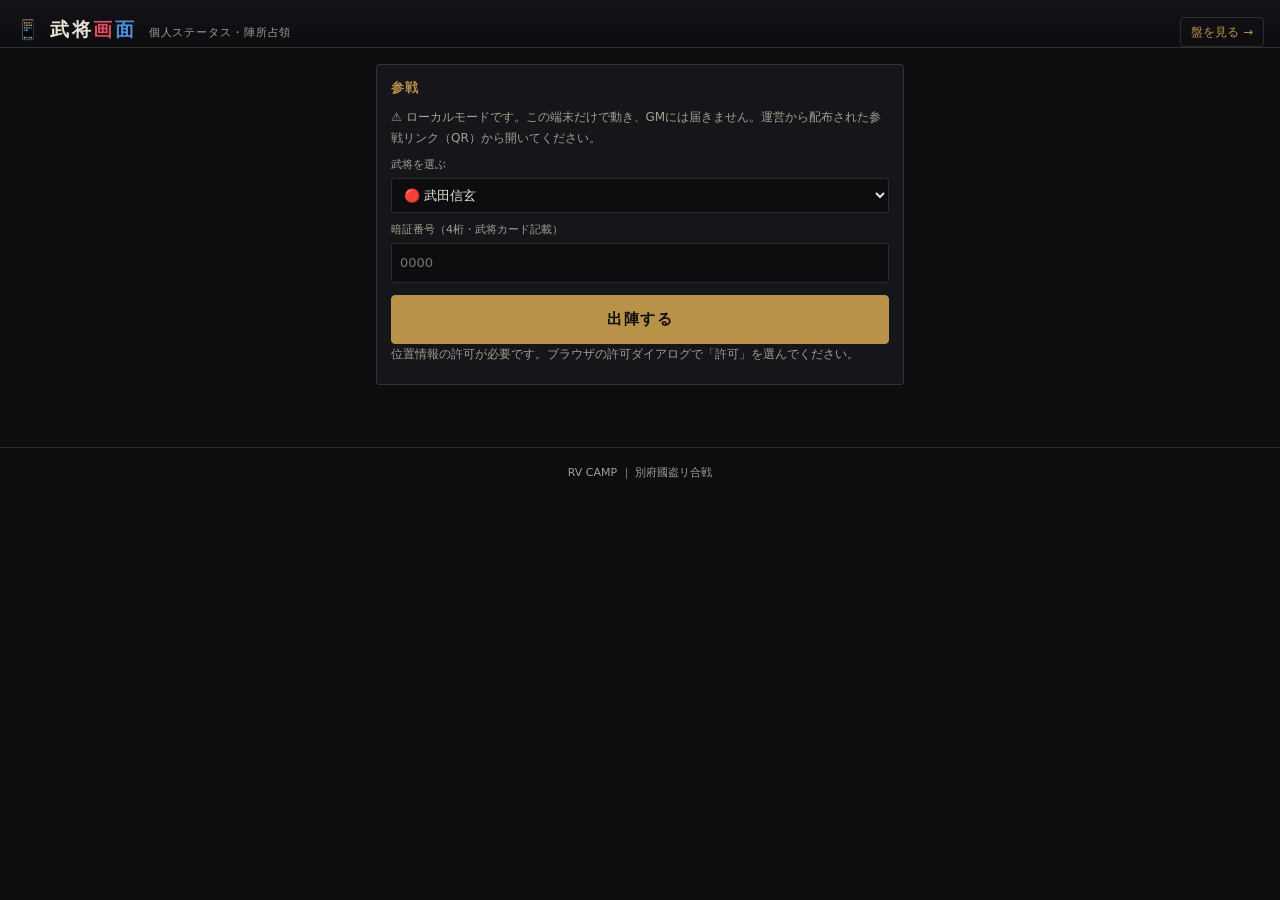
<file: rv_player_app.html>
<!DOCTYPE html>
<html lang="ja">
<head>
<meta charset="utf-8">
<meta name="viewport" content="width=device-width, initial-scale=1.0, viewport-fit=cover">
<title>武将画面 — 別府國盗リ合戦</title>
<link rel="stylesheet" href="./rv_style.css">
<style>
  main{max-width:560px}
  .me{display:grid;grid-template-columns:64px 1fr;gap:12px;align-items:center;
      border:1px solid var(--line);border-radius:var(--r);padding:12px;background:var(--sumi-2)}
  .me.r{border-left:3px solid var(--shu)} .me.b{border-left:3px solid var(--ai)}
  .me .kb{width:64px;height:64px} .me .kb svg{width:100%;height:100%}
  .me .kb img{width:100%;height:100%;object-fit:cover;border-radius:10px}
  .me.r .kb svg{color:var(--shu-soft)} .me.b .kb svg{color:var(--ai-soft)}
  .me .nm{font-family:var(--mincho);font-size:18px;letter-spacing:.06em}
  .me .sub{font-size:11px;color:var(--washi-dim)}
  .me .crest{display:flex;align-items:center;gap:5px;margin-top:3px}
  .me .crest svg{width:15px;height:15px;color:var(--kin)}
  .me .crest span{font-size:11px;color:var(--washi-dim)}
  .near-list{display:grid;gap:8px;margin-top:10px}
  .nc{border:1px solid var(--line);border-radius:var(--r);padding:10px 12px;background:var(--sumi-2);
      display:grid;grid-template-columns:1fr auto;gap:8px;align-items:center;cursor:pointer}
  .nc.sel{border-color:var(--kin);box-shadow:0 0 0 1px var(--kin)}
  .nc .t{font-family:var(--mincho);font-size:14px}
  .nc .d{font-size:11px;color:var(--washi-dim)}
  .nc .m{font-size:13px;font-family:var(--mincho)}
  .nc.own-r{border-left:3px solid var(--shu)} .nc.own-b{border-left:3px solid var(--ai)}
  .status{padding:10px 12px;border-radius:var(--r);font-size:12px;margin:10px 0;border:1px solid var(--line)}
  .status.ok{border-color:rgba(111,191,115,.5);color:var(--ok)}
  .status.ng{border-color:rgba(224,82,82,.5);color:var(--ng)}
  #photoPrev{max-width:100%;border-radius:var(--r);margin-top:8px;border:1px solid var(--line)}
</style>
</head>
<body>
<header>
  <div class="brand">
    <h1>📱 武将<span class="shu">画</span><span class="ai">面</span></h1>
    <span class="sub">個人ステータス・陣所占領</span>
    <a class="home" href="./rv_kunitori_board25.html">盤を見る →</a>
  </div>
</header>

<main>
  <!-- 参戦 -->
  <section id="login">
    <div class="box">
      <h3>参戦</h3>
      <p id="connNote">合戦ルームに接続しています…</p>
      <label>武将を選ぶ</label>
      <select id="pickBusho"></select>
      <label>暗証番号（4桁・武将カード記載）</label>
      <input type="text" id="pin" inputmode="numeric" maxlength="4" placeholder="0000">
      <button class="btn big go" id="joinBtn" style="margin-top:12px">出陣する</button>
      <p class="side-note">位置情報の許可が必要です。ブラウザの許可ダイアログで「許可」を選んでください。</p>
    </div>
  </section>

  <!-- 本体 -->
  <section id="app" hidden>
    <div class="me" id="me"></div>

    <div class="score" style="margin-top:12px">
      <div class="side r" id="sc-r"><span class="nm">赤軍</span><span class="n" id="n-r">0</span></div>
      <div class="side b" id="sc-b"><span class="nm">青軍</span><span class="n" id="n-b">0</span></div>
    </div>

    <div class="bar">
      <span class="chip" id="gpsChip">📍測位中…</span>
      <span class="chip" id="ruleChip"></span>
      <span class="chip off" id="openChip">停戦中</span>
    </div>

    <div class="box">
      <h3>近くの陣所</h3>
      <div class="near-list" id="nearList"></div>
    </div>

    <div class="box" id="claimBox" hidden>
      <h3 id="claimTitle">陣所を攻める</h3>
      <p id="claimHint"></p>
      <div id="quizWrap" hidden>
        <label>ヒントへの回答</label>
        <input type="text" id="answer" placeholder="現地で確かめて入力">
      </div>
      <div id="photoWrap" hidden>
        <label>現地写真（陣所が写るように）</label>
        <input type="file" id="photo" accept="image/*" capture="environment">
        <img id="photoPrev" hidden alt="提出する写真">
      </div>
      <div id="claimStatus"></div>
      <button class="btn big go" id="submitBtn" style="margin-top:10px">⚔ 占領を申請する</button>
      <a class="btn big" id="navBtn" target="_blank" rel="noopener" style="margin-top:8px;display:block;text-align:center;text-decoration:none">Googleマップでこの陣所へナビ</a>
    </div>

    <div class="box">
      <h3>疾風の采配 ── 移動の記録</h3>
      <p class="side-note">「疾如風」── 移動が少なく速いほど、獲得PTあたりの評価が上がります。今の移動手段を選んでください。</p>
      <div class="bar" style="margin:8px 0">
        <button class="btn" id="modeCar">🚗 車で移動中</button>
        <button class="btn" id="modeWalk">🚶 徒歩で移動中</button>
        <span class="chip" id="modeChip">現在：車</span>
      </div>
      <div class="bar" style="margin:8px 0">
        <button class="btn" id="stepPermBtn">📳 徒歩数センサーを有効化</button>
        <span class="chip" id="stepChip">徒歩数：未計測</span>
      </div>
      <table style="width:100%;font-size:13px;margin-top:8px">
        <tr><td>走行距離（車）</td><td style="text-align:right" id="distCar">0.00 km</td></tr>
        <tr><td>移動距離（徒歩）</td><td style="text-align:right" id="distWalk">0.00 km</td></tr>
        <tr><td>徒歩数（推定・センサー計測）</td><td style="text-align:right" id="stepCount">0 歩</td></tr>
        <tr><td>経過時間</td><td style="text-align:right" id="elapsedTime">0 分</td></tr>
      </table>
      <div style="margin-top:10px;padding:10px 12px;border:1px solid var(--kin);border-radius:var(--r)">
        <div style="font-size:11px;color:var(--washi-dim)">疾風指数（獲得PT ÷ 移動負荷）</div>
        <div style="font-family:var(--mincho);font-size:24px;color:var(--kin)" id="shippuIndex">—</div>
      </div>
      <p class="side-note" style="margin-top:8px">
        算式：疾風指数 = 獲得PT ÷（走行距離km×3 + 徒歩距離km×8 + 経過分数）。数字が大きいほど効率的。<br>
        ⚠ 徒歩数はブラウザの加速度センサーによる<b>簡易推定</b>です。Apple ヘルスケア等の公式歩数とは一致しません。iPhoneでは初回に許可ダイアログが出ます。
      </p>
    </div>

    <div class="box">
      <h3>戦況</h3>
      <div class="board" id="board"></div>
      <div id="log" style="margin-top:10px"></div>
    </div>
  </section>
</main>

<footer>RV CAMP ｜ 別府國盗リ合戦</footer>

<script src="./rv_config.js"></script>
<script src="./rv_portraits.js"></script>
<script src="./rv_data.js"></script>
<script src="./rv_geo.js"></script>
<script src="./rv_sync.js"></script>
<script>
const $=id=>document.getElementById(id);
let me=-1, pos=null, sel=-1, photoData=null, myClaimId=null;

/* ── URLハッシュ #j=<base64> から接続設定を取得 ── */
function connFromHash(){
  const m=location.hash.match(/j=([^&]+)/);
  if(!m) return null;
  try{
    const o=JSON.parse(decodeURIComponent(escape(atob(m[1]))));
    if(o.firebase && typeof o.firebase==='string' && o.firebase.trim()) o.firebase=JSON.parse(o.firebase);
    else if(!o.firebase) delete o.firebase;
    return o;
  }catch(e){ return null; }
}

/* ── 疾風の采配：移動記録の状態 ── */
const Shippu = {
  mode: 'car',           // 'car' | 'walk'
  distCarKm: 0,
  distWalkKm: 0,
  steps: 0,
  startedAt: Date.now(),
  lastPos: null,
  stepListenerOn: false
};

function shippuIndex(earnedPt){
  const minutes = (Date.now() - Shippu.startedAt) / 60000;
  const load = Shippu.distCarKm*3 + Shippu.distWalkKm*8 + minutes;
  return load > 0 ? (earnedPt / load) : 0;
}
function renderShippu(s){
  $('distCar').textContent  = Shippu.distCarKm.toFixed(2)+' km';
  $('distWalk').textContent = Shippu.distWalkKm.toFixed(2)+' km';
  $('stepCount').textContent = Shippu.steps.toLocaleString('ja-JP')+' 歩';
  const minutes = Math.round((Date.now()-Shippu.startedAt)/60000);
  $('elapsedTime').textContent = minutes+' 分';

  // 自分の武将が占領しているパネルの合計ptを「獲得PT」とみなす
  let earned = 0;
  if(me>=0 && s && s.cps && s.owner){
    const myArmy = s.busho[me].a;
    s.owner.forEach((o,i)=>{ if(o===myArmy && s.cps[i] && s.cps[i].pt) earned += s.cps[i].pt; });
  }
  const idx = shippuIndex(earned);
  $('shippuIndex').textContent = earned>0 ? idx.toFixed(2) : '—（占領後に算出）';
}

$('modeCar').onclick = () => { Shippu.mode='car'; $('modeChip').textContent='現在：車'; $('modeChip').className='chip live'; };
$('modeWalk').onclick = () => { Shippu.mode='walk'; $('modeChip').textContent='現在：徒歩'; $('modeChip').className='chip live'; };

/* ── 徒歩数センサー（DeviceMotion・簡易ピーク検出） ──
   ブラウザからApple HealthKit / Health Connectの歩数は直接読めないため、
   加速度センサーの上下動ピークを数える簡易推定です。公式歩数計とは
   ズレますが、「動いたかどうか」の相対指標としては十分機能します。 */
function initStepCounter(){
  if(typeof DeviceMotionEvent !== 'undefined' && typeof DeviceMotionEvent.requestPermission === 'function'){
    // iOS：明示的な許可が必要
    DeviceMotionEvent.requestPermission().then(state=>{
      if(state === 'granted') attachStepListener();
      else { $('stepChip').textContent='徒歩数：センサー許可が拒否されました'; $('stepChip').className='chip off'; }
    }).catch(()=>{ $('stepChip').textContent='徒歩数：この端末では利用できません'; });
  } else if(typeof DeviceMotionEvent !== 'undefined'){
    // Android等：許可プロンプト不要
    attachStepListener();
  } else {
    $('stepChip').textContent='徒歩数：この端末は非対応';
    $('stepChip').className='chip off';
  }
}
function attachStepListener(){
  if(Shippu.stepListenerOn) return;
  Shippu.stepListenerOn = true;
  let lastMag = 0, lastPeakAt = 0;
  const THRESHOLD = 1.2;      // 加速度変化のしきい値（体感で調整可）
  const MIN_INTERVAL_MS = 300; // 1歩あたりの最短間隔（連続誤検出を防ぐ）
  window.addEventListener('devicemotion', e=>{
    const a = e.accelerationIncludingGravity;
    if(!a || a.x==null) return;
    const mag = Math.sqrt(a.x*a.x + a.y*a.y + a.z*a.z);
    const delta = Math.abs(mag - lastMag);
    lastMag = mag;
    const now = Date.now();
    if(delta > THRESHOLD && (now - lastPeakAt) > MIN_INTERVAL_MS){
      lastPeakAt = now;
      Shippu.steps++;
    }
  });
  $('stepChip').textContent = '徒歩数：計測中';
  $('stepChip').className = 'chip live';
}
$('stepPermBtn').onclick = initStepCounter;

/* ── 測位 ── */
function watch(){
  if(!navigator.geolocation){ $('gpsChip').textContent='📍この端末は位置情報に未対応'; return; }
  navigator.geolocation.watchPosition(p=>{
    const np = {lat:p.coords.latitude, lng:p.coords.longitude, acc:Math.round(p.coords.accuracy)};

    // 移動距離の累積（誤差の大きい測位はノイズとして除外）
    if(pos && np.acc < 40){
      const dKm = haversine(pos.lat,pos.lng,np.lat,np.lng) / 1000;
      // 明らかなGPSジャンプ（信号切替直後など）は1回分として無視
      if(dKm < 0.5){
        if(Shippu.mode==='car') Shippu.distCarKm += dKm;
        else Shippu.distWalkKm += dKm;
      }
    }
    pos = np;
    $('gpsChip').textContent='📍測位中（誤差 約'+pos.acc+'m）';
    $('gpsChip').className='chip live';
    if(Sync.state){ renderNear(Sync.state); renderShippu(Sync.state); }
  },err=>{
    $('gpsChip').textContent='📍位置情報が取得できません（'+err.message+'）';
    $('gpsChip').className='chip off';
  },{enableHighAccuracy:true, maximumAge:5000, timeout:15000});
}
setInterval(()=>{ if(Sync.state) renderShippu(Sync.state); }, 15000);

/* ── 参戦 ── */
function renderPicker(s){
  $('pickBusho').innerHTML = s.busho.map((b,i)=>
    '<option value="'+i+'">'+(b.a==='r'?'🔴':'🔵')+' '+b.name+(b.player?'（'+b.player+'）':'')+'</option>').join('');
}
$('joinBtn').onclick=()=>{
  const i=+$('pickBusho').value;
  const s=Sync.state, b=s.busho[i];
  if($('pin').value.trim()!==String(b.pin)){ alert('暗証番号が違います'); return; }
  me=i; localStorage.setItem('rv-me', JSON.stringify({i, pin:b.pin, room:s.room}));
  $('login').hidden=true; $('app').hidden=false;
  watch(); render(Sync.state);
};

/* ── 描画 ── */
function renderMe(s){
  const b=s.busho[me];
  $('me').className='me '+b.a;
  $('me').innerHTML='<div class="kb">'+(b.img
      ? '<img src="./'+b.img+'" alt="'+esc(b.name)+'">'
      : svgKabuto(b))+'</div>'
    +'<div><div class="nm">'+esc(b.name)+'</div>'
    +'<div class="sub">'+(b.a==='r'?'赤軍・朱雀':'青軍・蒼海')+' ／ 兜：'+esc(b.kbn)+(b.player?' ／ '+esc(b.player):'')+'</div>'
    +'<div class="crest">'+svgKamon(b.km)+'<span>'+esc(b.kmn)+'</span></div></div>';
}
function renderNear(s){
  if(!pos){ $('nearList').innerHTML='<p class="side-note">位置情報を取得中です…</p>'; return; }
  const list=s.cps.map((cp,i)=>({i,cp,d:haversine(pos.lat,pos.lng,cp.lat,cp.lng)}))
                  .sort((a,b)=>a.d-b.d).slice(0,6);
  $('nearList').innerHTML=list.map(x=>{
    const own=s.owner[x.i]==='r'?'own-r':s.owner[x.i]==='b'?'own-b':'';
    const inR=x.d<=(s.cfg.radius||80);
    const lock=(s.lockUntil&&s.lockUntil[x.i]>Date.now());
    return '<div class="nc '+own+(sel===x.i?' sel':'')+'" data-i="'+x.i+'">'
      +'<div><div class="t">'+(x.i+1)+'. '+esc(x.cp.name)+'</div>'
      +'<div class="d">'+(s.owner[x.i]==='r'?'🔴赤軍':s.owner[x.i]==='b'?'🔵青軍':'⚪未占領')
      +(lock?' ／ 🔒クールダウン中':'')+'</div></div>'
      +'<div class="m '+(inR?'near':'far')+'">'+x.d+'m</div></div>';
  }).join('');
  $('nearList').querySelectorAll('.nc').forEach(el=>el.onclick=()=>{ sel=+el.dataset.i; render(Sync.state); });
}
function renderClaim(s){
  if(sel<0){ $('claimBox').hidden=true; return; }
  $('claimBox').hidden=false;
  const cp=s.cps[sel], b=s.busho[me];
  const d=pos?haversine(pos.lat,pos.lng,cp.lat,cp.lng):null;
  const inR = d!==null && d<=(s.cfg.radius||80);
  const lock = s.lockUntil && s.lockUntil[sel]>Date.now();
  const mine = s.owner[sel]===b.a;

  $('claimTitle').textContent=(sel+1)+'. '+cp.name;
  $('claimHint').innerHTML='<b style="color:var(--kin)">ヒント：</b>'+esc(cp.hint||'—');
  $('navBtn').href=gnavLink(cp);

  $('quizWrap').hidden = (s.cfg.judge!=='gps_quiz');
  $('photoWrap').hidden = (s.cfg.judge!=='photo');

  let msg='', cls='', can=true;
  if(!s.cfg.open){ msg='まだ開戦していません（GMの合図を待て）'; cls='ng'; can=false; }
  else if(!pos){ msg='位置情報が取得できていません'; cls='ng'; can=false; }
  else if(!inR){ msg='圏外です（あと約'+(d-(s.cfg.radius||80))+'m 近づけ／判定半径 '+(s.cfg.radius||80)+'m）'; cls='ng'; can=false; }
  else if(lock){ msg='この陣所はクールダウン中です'; cls='ng'; can=false; }
  else if(mine){ msg='すでに自軍の陣所です'; cls=''; can=false; }
  else { msg='✅ 圏内（'+d+'m）。攻略可能。'; cls='ok'; }
  if(myClaimId) { msg='📨 申請済み。GMの承認を待っています。'; cls=''; can=false; }
  $('claimStatus').innerHTML='<div class="status '+cls+'">'+msg+'</div>';
  $('submitBtn').disabled=!can;
  $('submitBtn').textContent = s.cfg.judge==='gps' ? '⚔ この陣所を占領する' : '⚔ 占領を申請する';
}
function renderBoard(s){
  $('board').innerHTML=Array.from({length:25},(_,i)=>{
    const cp=s.cps[i]||{name:'—'};
    const own=s.owner[i]==='r'?'red':s.owner[i]==='b'?'blue':'';
    return '<div class="cell '+own+'" data-i="'+i+'"><span class="no">'+(i+1)+'</span>'
      +'<span class="ic">'+svgKamon(PANEL_KAMON[i])+'</span><span class="nm">'+esc(cp.name)+'</span></div>';
  }).join('');
  $('board').querySelectorAll('.cell').forEach(el=>el.onclick=()=>{ sel=+el.dataset.i; render(Sync.state); });
  const sc=Sync.score(s);
  $('n-r').textContent=sc.r; $('n-b').textContent=sc.b;
  $('log').innerHTML=(s.log||[]).slice(0,8).map(l=>'<div class="logline">'
    +new Date(l.ts).toLocaleTimeString('ja-JP',{hour:'2-digit',minute:'2-digit'})+' <b>'+esc(l.t)+'</b></div>').join('');
}
function render(s){
  if(me<0){ renderPicker(s); return; }
  // 自分の申請が処理されたか確認
  if(myClaimId && !(s.claims||[]).some(c=>String(c.id)===String(myClaimId))) myClaimId=null;
  $('ruleChip').textContent = ({gps:'判定：GPSのみ',gps_quiz:'判定：GPS＋回答',photo:'判定：写真'})[s.cfg.judge]
    + ' ／ ' + (s.cfg.turnMode==='free'?'早取り制':'交互手番');
  $('openChip').textContent = s.cfg.open?'⚔ 開戦中':'停戦中';
  $('openChip').className = 'chip '+(s.cfg.open?'live':'off');
  renderMe(s); renderNear(s); renderClaim(s); renderBoard(s);
}

/* ── 写真（軽量化してから保持） ── */
$('photo').onchange=e=>{
  const f=e.target.files[0]; if(!f) return;
  const img=new Image();
  img.onload=()=>{
    const max=480, sc=Math.min(1,max/Math.max(img.width,img.height));
    const cv=document.createElement('canvas');
    cv.width=img.width*sc; cv.height=img.height*sc;
    cv.getContext('2d').drawImage(img,0,0,cv.width,cv.height);
    photoData=cv.toDataURL('image/jpeg',0.45);
    $('photoPrev').src=photoData; $('photoPrev').hidden=false;
  };
  img.src=URL.createObjectURL(f);
};

/* ── 申請 ── */
$('submitBtn').onclick=async()=>{
  const s=Sync.state, b=s.busho[me], cp=s.cps[sel];
  if(!pos) return alert('位置情報が必要です');
  const d=haversine(pos.lat,pos.lng,cp.lat,cp.lng);
  if(d>(s.cfg.radius||80)) return alert('圏外です');
  if(s.cfg.judge==='gps_quiz' && !$('answer').value.trim()) return alert('ヒントへの回答を入力してください');
  if(s.cfg.judge==='photo' && !photoData) return alert('現地写真を撮影してください');

  const id=Date.now()+'-'+me;
  $('submitBtn').disabled=true;
  const moveSnap = { mode:Shippu.mode, distCarKm:+Shippu.distCarKm.toFixed(3),
    distWalkKm:+Shippu.distWalkKm.toFixed(3), steps:Shippu.steps,
    elapsedMin: Math.round((Date.now()-Shippu.startedAt)/60000) };
  try{
    await Sync.commit(st=>{
      if(st.cfg.judge==='gps'){
        // 即占領
        Sync.applyClaim(st, sel, b.a, b.name+(b.player?'／'+b.player:''));
      }else{
        st.claims=st.claims||[];
        st.claims.push({id, ts:Date.now(), bi:me, army:b.a, cell:sel,
          lat:pos.lat, lng:pos.lng, answer:$('answer').value.trim()||'',
          photo: st.cfg.judge==='photo'?photoData:null, status:'pending', move:moveSnap});
        Sync.log(st,'📨 '+b.name+' が 陣所'+(sel+1)+'【'+cp.name+'】を申請（'+d+'m）');
      }
      // 武将ごとの移動サマリーをSyncに保存（GM本陣・観戦HUBで参照可能にする）
      st.busho[me].move = moveSnap;
    });
    if(Sync.state.cfg.judge!=='gps'){ myClaimId=id; }
    photoData=null; $('photoPrev').hidden=true; $('photo').value=''; $('answer').value='';
  }catch(e){ alert('送信に失敗しました：'+e.message); }
  render(Sync.state);
};

/* ── 起動 ── */
(async()=>{
  const hashCfg=connFromHash();
  let saved=null; try{ saved=JSON.parse(localStorage.getItem('rv-conn')); }catch(e){}
  const cfg = hashCfg || saved || {backend:'local', room:'RV827'};
  if(hashCfg) localStorage.setItem('rv-conn', JSON.stringify(hashCfg));
  try{
    await Sync.init(cfg);
    $('connNote').textContent = cfg.backend==='local'
      ? '⚠ ローカルモードです。この端末だけで動き、GMには届きません。運営から配布された参戦リンク（QR）から開いてください。'
      : '接続しました：ルーム '+cfg.room+'（'+(cfg.backend==='gas'?'スプレッドシート':'Firebase')+'）';
  }catch(e){
    await Sync.init({backend:'local', room:'RV827'});
    $('connNote').textContent='⚠ 接続に失敗しました。運営に連絡してください。';
  }
  Sync.subscribe(render);
  // 復帰
  try{
    const m=JSON.parse(localStorage.getItem('rv-me'));
    if(m && Sync.state.busho[m.i] && String(Sync.state.busho[m.i].pin)===String(m.pin)){
      me=m.i; $('login').hidden=true; $('app').hidden=false; watch();
    }
  }catch(e){}
  render(Sync.state);
})();
</script>
</body>
</html>
</file>
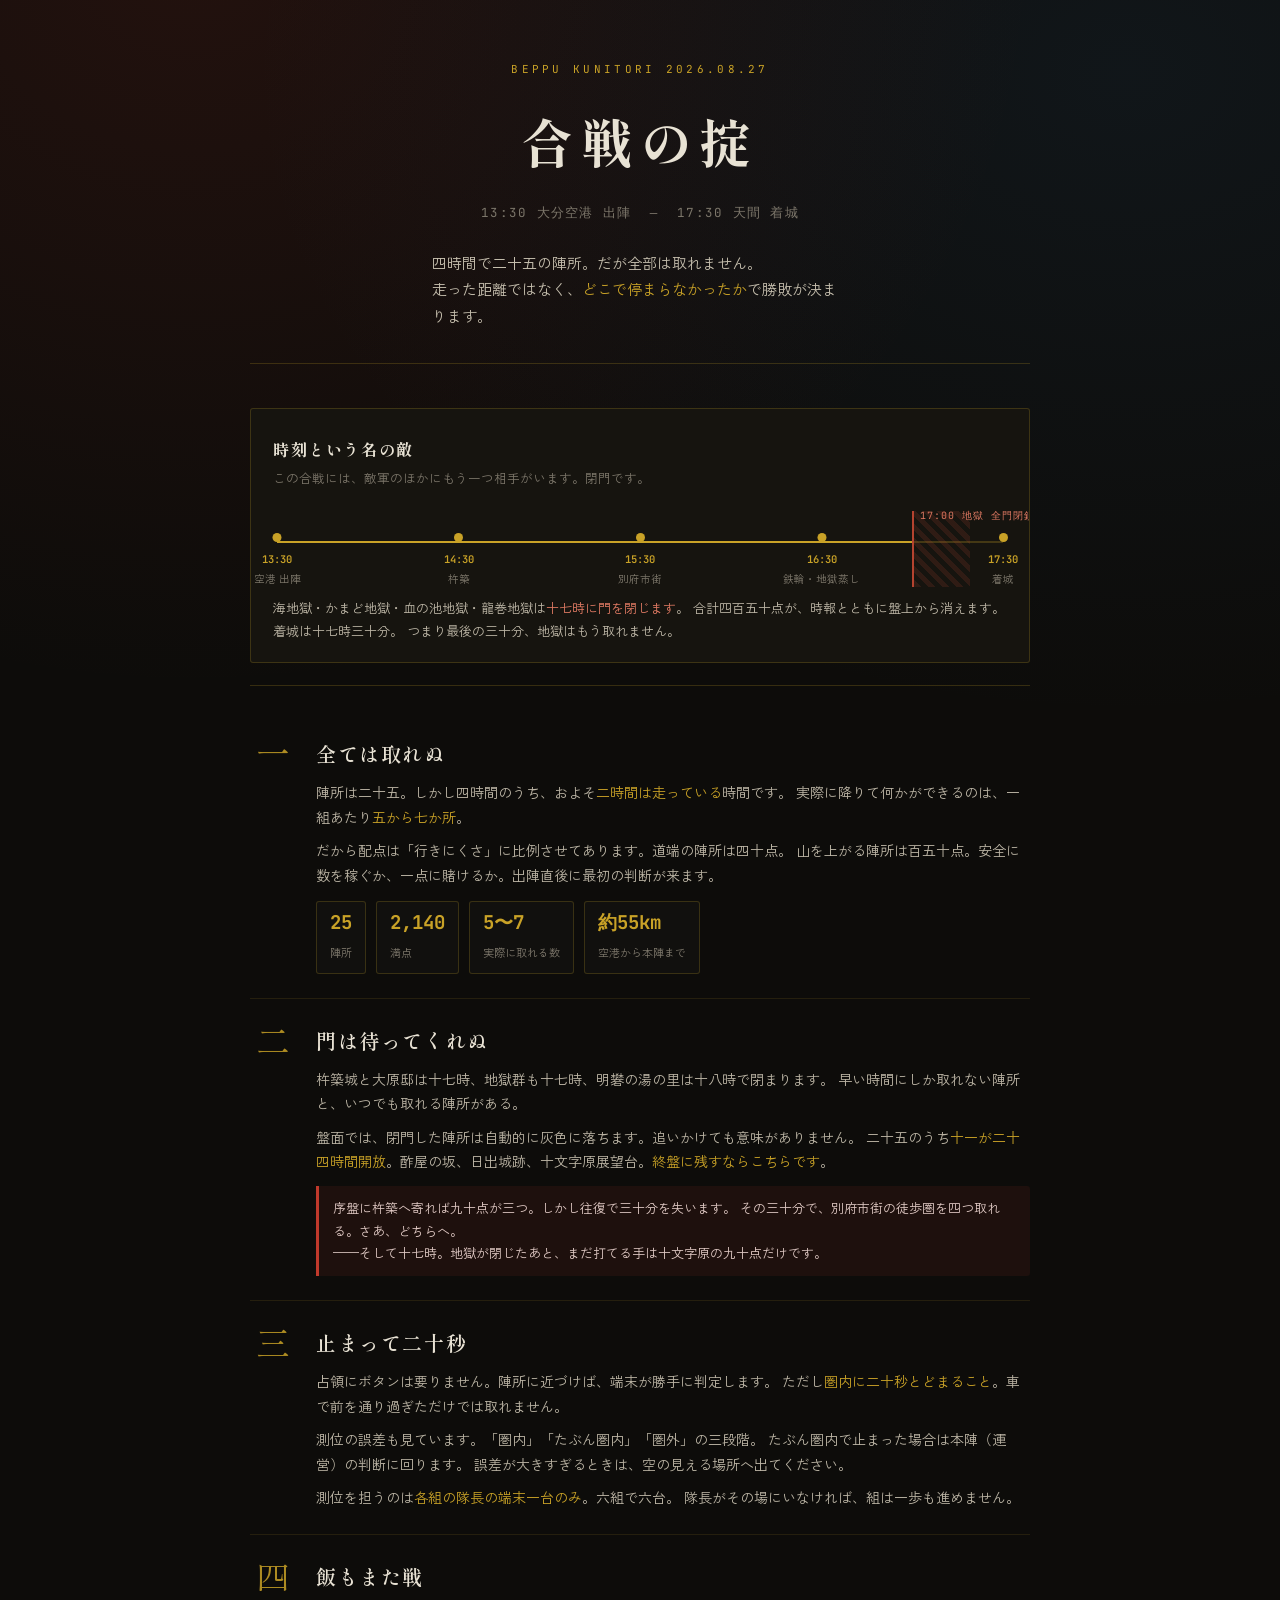
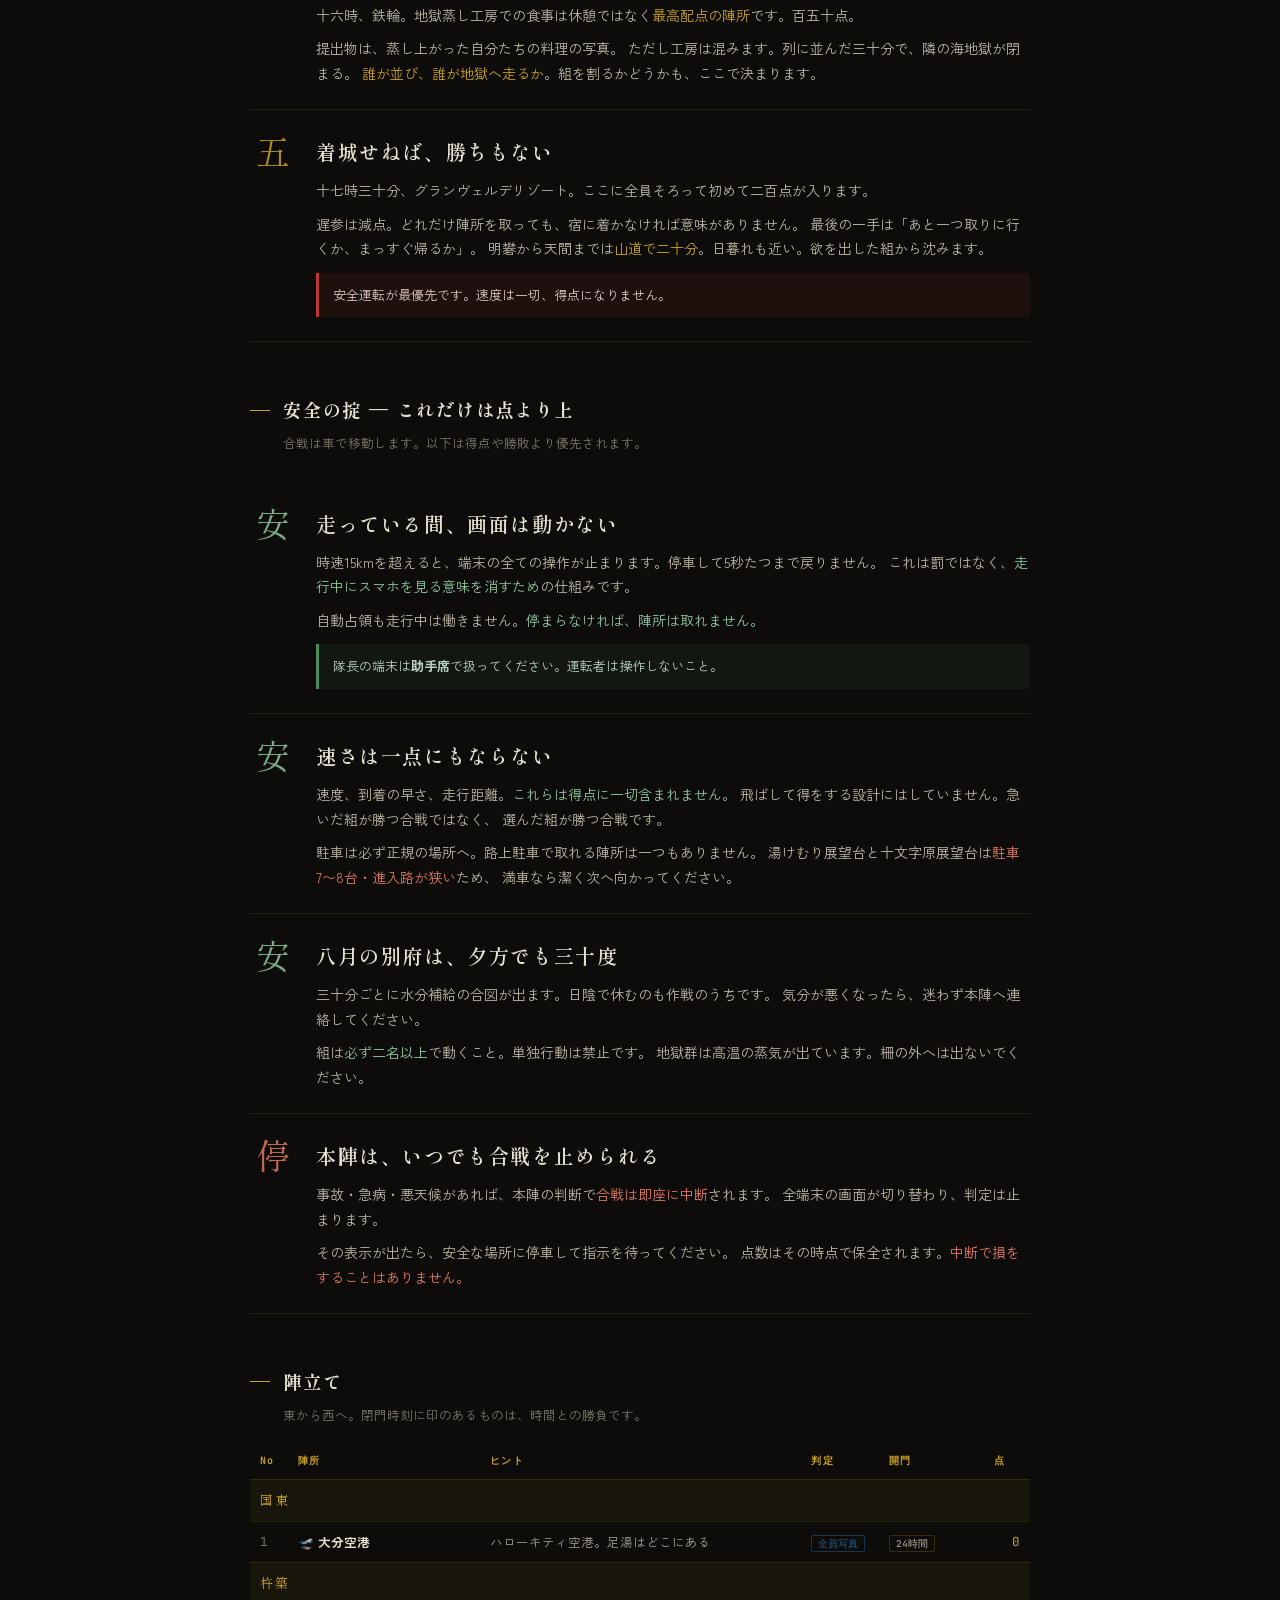
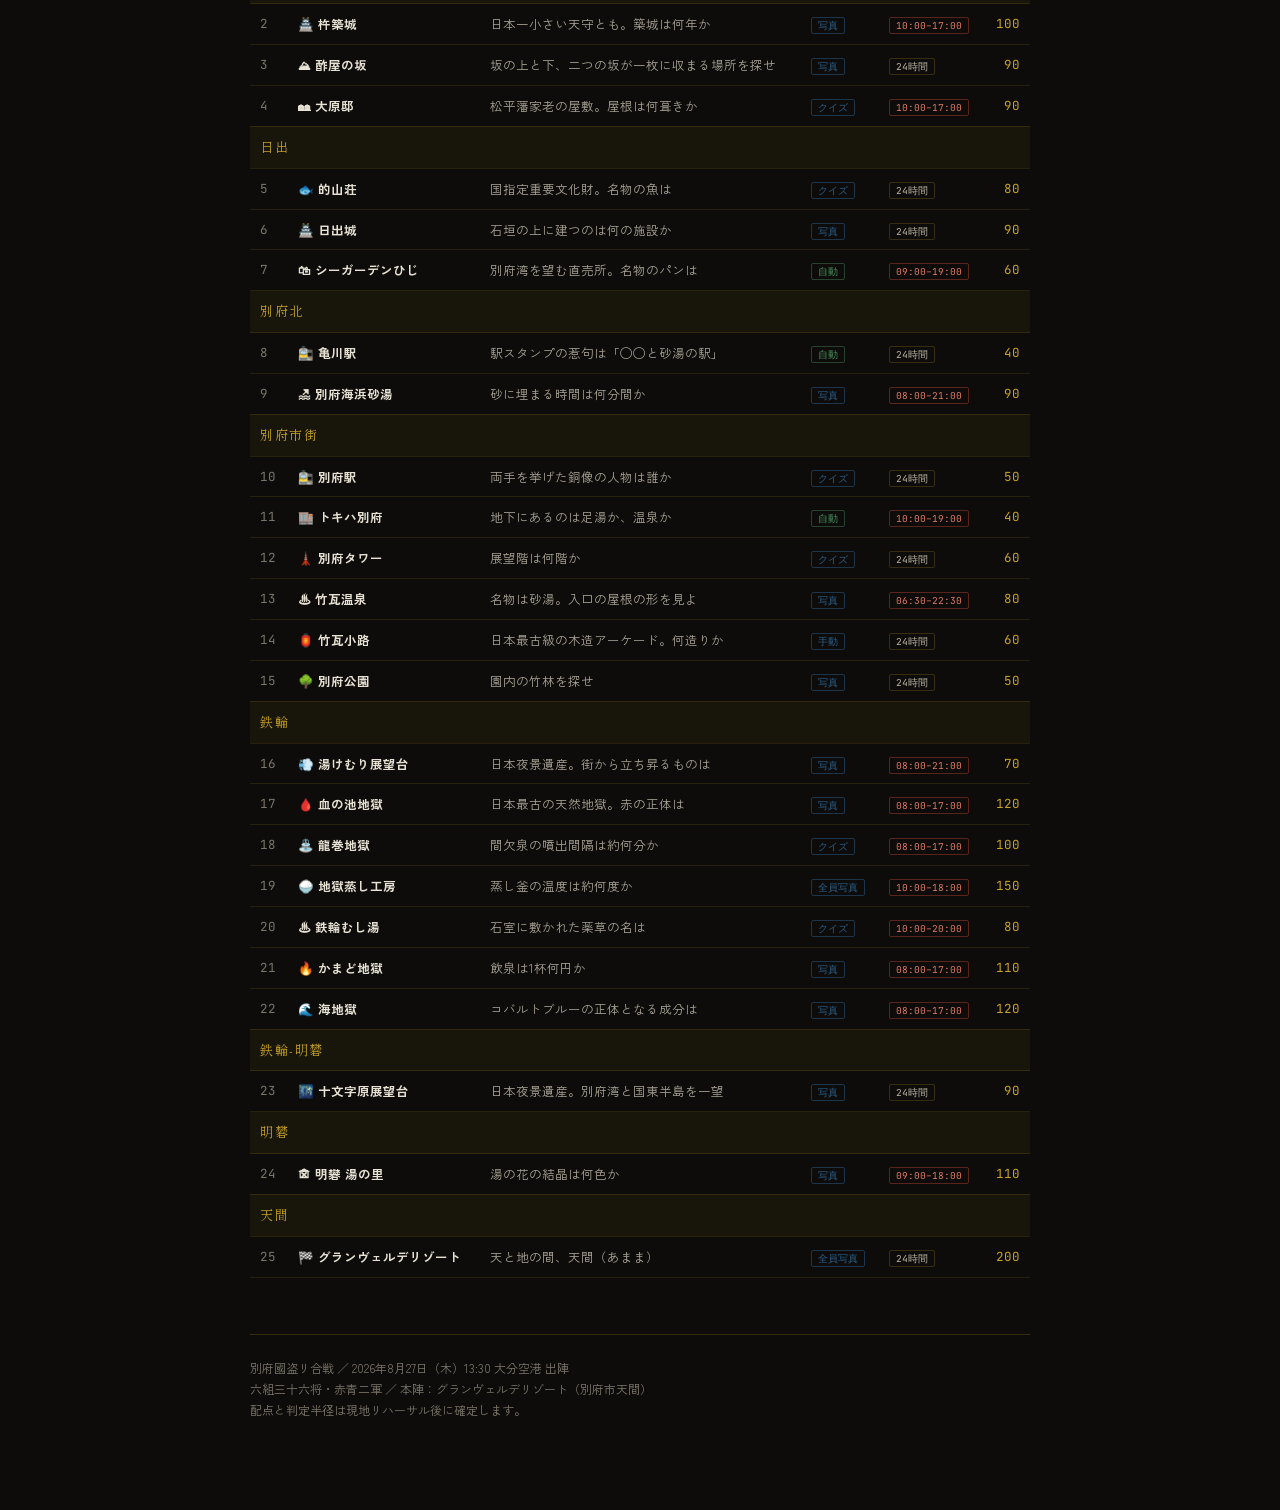
<file: rv_rules.html>
<!DOCTYPE html>
<html lang="ja">
<head>
<meta charset="utf-8">
<meta name="viewport" content="width=device-width,initial-scale=1">
<title>軍議 — 合戦の掟｜別府國盗リ合戦</title>
<link href="https://fonts.googleapis.com/css2?family=Shippori+Mincho:wght@600;800&family=Zen+Kaku+Gothic+New:wght@400;500;700&family=JetBrains+Mono:wght@400;600&display=swap" rel="stylesheet">
<style>
:root{--sumi:#0d0c0a;--sumi2:#16140f;--washi:#e8e2d4;--kin:#c9a227;--shu:#c0392b;
  --ai:#2c5f8a;--gray:#7c766a;--line:rgba(201,162,39,.22);--ok:#4a8f5f;--ng:#b5432f}
*{box-sizing:border-box;margin:0;padding:0}
html{scroll-behavior:smooth}
body{background:var(--sumi);color:var(--washi);line-height:1.75;
  font-family:'Zen Kaku Gothic New',sans-serif;-webkit-font-smoothing:antialiased;
  background-image:radial-gradient(ellipse at 15% -5%,rgba(192,57,43,.12),transparent 55%),
    radial-gradient(ellipse at 88% 8%,rgba(44,95,138,.12),transparent 55%);
  background-attachment:fixed}
.wrap{max-width:820px;margin:0 auto;padding:0 20px 90px}

header{padding:60px 0 34px;text-align:center;border-bottom:1px solid var(--line);margin-bottom:14px}
.eyebrow{font-family:'JetBrains Mono',monospace;font-size:11px;letter-spacing:.3em;color:var(--kin);margin-bottom:16px}
h1{font-family:'Shippori Mincho',serif;font-weight:800;font-size:clamp(30px,7vw,52px);letter-spacing:.14em}
.when{margin-top:16px;font-family:'JetBrains Mono',monospace;font-size:12.5px;color:var(--gray);letter-spacing:.1em}
.lede{margin:26px auto 0;max-width:52ch;font-size:15px;color:#c6bfae;text-align:left}

/* ── 署名要素：閉門の壁 ── */
.clock{margin:44px 0 8px;border:1px solid var(--line);border-radius:3px;background:var(--sumi2);
  padding:26px 22px 20px;position:relative;overflow:hidden}
.clock h3{font-family:'Shippori Mincho',serif;font-size:16px;letter-spacing:.1em;margin-bottom:4px}
.clock .cap{font-size:12.5px;color:var(--gray);margin-bottom:22px}
.bar{position:relative;height:76px;margin:0 4px}
.track{position:absolute;top:30px;left:0;right:0;height:2px;background:rgba(201,162,39,.25)}
.fill{position:absolute;top:30px;left:0;height:2px;background:var(--kin);width:87.5%}
.wall{position:absolute;top:0;bottom:0;left:87.5%;width:2px;background:var(--ng)}
.wall::after{content:'';position:absolute;left:2px;top:0;bottom:0;width:56px;
  background:repeating-linear-gradient(45deg,rgba(181,67,47,.16),rgba(181,67,47,.16) 5px,transparent 5px,transparent 10px)}
.wall .lab{position:absolute;left:8px;top:-4px;font-family:'JetBrains Mono',monospace;
  font-size:10px;color:#e07a63;letter-spacing:.1em;white-space:nowrap}
.tk{position:absolute;top:22px;transform:translateX(-50%);text-align:center}
.tk i{display:block;width:9px;height:9px;border-radius:50%;background:var(--kin);margin:0 auto 8px}
.tk b{font-family:'JetBrains Mono',monospace;font-size:10.5px;color:var(--kin);font-weight:600;display:block}
.tk s{display:block;font-size:10.5px;color:var(--gray);text-decoration:none;margin-top:2px;white-space:nowrap}
@media(max-width:640px){.tk s{display:none}.bar{height:60px}}

/* ── 掟 ── */
.oki{margin-top:22px;border-top:1px solid var(--line);padding-top:26px}
.rule{display:flex;gap:20px;padding:24px 0;border-bottom:1px solid rgba(201,162,39,.13)}
.rule .n{font-family:'Shippori Mincho',serif;font-size:34px;color:var(--kin);line-height:1;
  flex:0 0 46px;text-align:center;opacity:.85}
.rule h2{font-family:'Shippori Mincho',serif;font-size:20px;font-weight:600;letter-spacing:.08em;margin-bottom:9px}
.rule p{font-size:14px;color:#bdb6a6;margin-bottom:9px}
.rule p:last-child{margin-bottom:0}
.rule em{font-style:normal;color:var(--kin)}
.rule .hit{border-left:3px solid var(--shu);background:rgba(192,57,43,.09);
  padding:11px 14px;font-size:13px;color:#e0c9c4;border-radius:0 3px 3px 0;margin-top:12px}

.stat{display:flex;flex-wrap:wrap;gap:10px;margin-top:14px}
.stat div{border:1px solid var(--line);border-radius:3px;padding:9px 13px;background:rgba(255,255,255,.02)}
.stat b{font-family:'JetBrains Mono',monospace;font-size:19px;color:var(--kin);display:block;line-height:1.3}
.stat s{text-decoration:none;font-size:11px;color:var(--gray)}

h4{font-family:'Shippori Mincho',serif;font-size:18px;letter-spacing:.1em;margin:52px 0 6px;
  display:flex;align-items:center;gap:13px}
h4::before{content:'';width:20px;height:1px;background:var(--kin)}
.sub{color:var(--gray);font-size:12.5px;margin:0 0 18px 33px}
.wide{overflow-x:auto}
table{width:100%;border-collapse:collapse;font-size:12.5px;min-width:560px}
th,td{text-align:left;padding:9px 10px;border-bottom:1px solid rgba(201,162,39,.14);vertical-align:top}
th{font-family:'JetBrains Mono',monospace;font-size:10px;letter-spacing:.14em;color:var(--kin);font-weight:600}
tr.leg td{background:rgba(201,162,39,.06);font-family:'Shippori Mincho',serif;
  font-size:13px;color:var(--kin);letter-spacing:.12em}
td.pt{font-family:'JetBrains Mono',monospace;color:var(--kin);text-align:right;white-space:nowrap}
td.no{font-family:'JetBrains Mono',monospace;color:var(--gray)}
.chip{font-family:'JetBrains Mono',monospace;font-size:9.5px;padding:1px 6px;border-radius:2px;
  border:1px solid var(--line);color:#bdb6a6;white-space:nowrap}
.chip.close{color:#e07a63;border-color:rgba(181,67,47,.45)}
.chip.auto{color:var(--ok);border-color:rgba(74,143,95,.42)}
.chip.hand{color:var(--ai);border-color:rgba(44,95,138,.5)}
footer{border-top:1px solid var(--line);margin-top:56px;padding-top:22px;color:var(--gray);font-size:12px}
</style>
</head>
<body>
<div class="wrap">

<header>
  <div class="eyebrow">BEPPU KUNITORI 2026.08.27</div>
  <h1>合戦の掟</h1>
  <div class="when">13:30 大分空港 出陣 &nbsp;―&nbsp; 17:30 天間 着城</div>
  <p class="lede">
    四時間で二十五の陣所。だが全部は取れません。<br>
    走った距離ではなく、<em style="color:#c9a227;font-style:normal">どこで停まらなかったか</em>で勝敗が決まります。
  </p>
</header>

<div class="clock">
  <h3>時刻という名の敵</h3>
  <p class="cap">この合戦には、敵軍のほかにもう一つ相手がいます。閉門です。</p>
  <div class="bar">
    <div class="track"></div><div class="fill"></div>
    <div class="tk" style="left:0%"><i></i><b>13:30</b><s>空港 出陣</s></div>
    <div class="tk" style="left:25%"><i></i><b>14:30</b><s>杵築</s></div>
    <div class="tk" style="left:50%"><i></i><b>15:30</b><s>別府市街</s></div>
    <div class="tk" style="left:75%"><i></i><b>16:30</b><s>鉄輪・地獄蒸し</s></div>
    <div class="tk" style="left:100%"><i></i><b>17:30</b><s>着城</s></div>
    <div class="wall"><span class="lab">17:00 地獄 全門閉鎖</span></div>
  </div>
  <p style="font-size:13px;color:#bdb6a6;margin-top:10px">
    海地獄・かまど地獄・血の池地獄・龍巻地獄は<em style="color:#e07a63;font-style:normal">十七時に門を閉じます</em>。
    合計四百五十点が、時報とともに盤上から消えます。着城は十七時三十分。
    つまり最後の三十分、地獄はもう取れません。
  </p>
</div>

<div class="oki">

  <div class="rule">
    <div class="n">一</div>
    <div>
      <h2>全ては取れぬ</h2>
      <p>陣所は二十五。しかし四時間のうち、およそ<em>二時間は走っている</em>時間です。
         実際に降りて何かができるのは、一組あたり<em>五から七か所</em>。</p>
      <p>だから配点は「行きにくさ」に比例させてあります。道端の陣所は四十点。
         山を上がる陣所は百五十点。安全に数を稼ぐか、一点に賭けるか。出陣直後に最初の判断が来ます。</p>
      <div class="stat">
        <div><b>25</b><s>陣所</s></div>
        <div><b>2,140</b><s>満点</s></div>
        <div><b>5〜7</b><s>実際に取れる数</s></div>
        <div><b>約55km</b><s>空港から本陣まで</s></div>
      </div>
    </div>
  </div>

  <div class="rule">
    <div class="n">二</div>
    <div>
      <h2>門は待ってくれぬ</h2>
      <p>杵築城と大原邸は十七時、地獄群も十七時、明礬の湯の里は十八時で閉まります。
         早い時間にしか取れない陣所と、いつでも取れる陣所がある。</p>
      <p>盤面では、閉門した陣所は自動的に灰色に落ちます。追いかけても意味がありません。
         二十五のうち<em>十一が二十四時間開放</em>。酢屋の坂、日出城跡、十文字原展望台。<em>終盤に残すならこちらです</em>。</p>
      <div class="hit">
        序盤に杵築へ寄れば九十点が三つ。しかし往復で三十分を失います。
        その三十分で、別府市街の徒歩圏を四つ取れる。さあ、どちらへ。<br>
        ——そして十七時。地獄が閉じたあと、まだ打てる手は十文字原の九十点だけです。
      </div>
    </div>
  </div>

  <div class="rule">
    <div class="n">三</div>
    <div>
      <h2>止まって二十秒</h2>
      <p>占領にボタンは要りません。陣所に近づけば、端末が勝手に判定します。
         ただし<em>圏内に二十秒とどまること</em>。車で前を通り過ぎただけでは取れません。</p>
      <p>測位の誤差も見ています。「圏内」「たぶん圏内」「圏外」の三段階。
         たぶん圏内で止まった場合は本陣（運営）の判断に回ります。
         誤差が大きすぎるときは、空の見える場所へ出てください。</p>
      <p>測位を担うのは<em>各組の隊長の端末一台のみ</em>。六組で六台。
         隊長がその場にいなければ、組は一歩も進めません。</p>
    </div>
  </div>

  <div class="rule">
    <div class="n">四</div>
    <div>
      <h2>飯もまた戦</h2>
      <p>十六時、鉄輪。地獄蒸し工房での食事は休憩ではなく<em>最高配点の陣所</em>です。百五十点。</p>
      <p>提出物は、蒸し上がった自分たちの料理の写真。
         ただし工房は混みます。列に並んだ三十分で、隣の海地獄が閉まる。
         <em>誰が並び、誰が地獄へ走るか</em>。組を割るかどうかも、ここで決まります。</p>
    </div>
  </div>

  <div class="rule">
    <div class="n">五</div>
    <div>
      <h2>着城せねば、勝ちもない</h2>
      <p>十七時三十分、グランヴェルデリゾート。ここに全員そろって初めて二百点が入ります。</p>
      <p>遅参は減点。どれだけ陣所を取っても、宿に着かなければ意味がありません。
         最後の一手は「あと一つ取りに行くか、まっすぐ帰るか」。
         明礬から天間までは<em>山道で二十分</em>。日暮れも近い。欲を出した組から沈みます。</p>
      <div class="hit">安全運転が最優先です。速度は一切、得点になりません。</div>
    </div>
  </div>


</div>

<h4>安全の掟 ― これだけは点より上</h4>
<p class="sub">合戦は車で移動します。以下は得点や勝敗より優先されます。</p>
<div class="oki" style="border-top:none;padding-top:6px">

  <div class="rule">
    <div class="n" style="color:#8fc7a0">安</div>
    <div>
      <h2>走っている間、画面は動かない</h2>
      <p>時速15kmを超えると、端末の全ての操作が止まります。停車して5秒たつまで戻りません。
         これは罰ではなく、<em style="color:#8fc7a0">走行中にスマホを見る意味を消すため</em>の仕組みです。</p>
      <p>自動占領も走行中は働きません。<em style="color:#8fc7a0">停まらなければ、陣所は取れません。</em></p>
      <div class="hit" style="border-left-color:#4a8f5f;background:rgba(74,143,95,.09);color:#b9cfbe">
        隊長の端末は<b>助手席</b>で扱ってください。運転者は操作しないこと。
      </div>
    </div>
  </div>

  <div class="rule">
    <div class="n" style="color:#8fc7a0">安</div>
    <div>
      <h2>速さは一点にもならない</h2>
      <p>速度、到着の早さ、走行距離。<em style="color:#8fc7a0">これらは得点に一切含まれません。</em>
         飛ばして得をする設計にはしていません。急いだ組が勝つ合戦ではなく、
         選んだ組が勝つ合戦です。</p>
      <p>駐車は必ず正規の場所へ。路上駐車で取れる陣所は一つもありません。
         湯けむり展望台と十文字原展望台は<em style="color:#e07a63">駐車7〜8台・進入路が狭い</em>ため、
         満車なら潔く次へ向かってください。</p>
    </div>
  </div>

  <div class="rule">
    <div class="n" style="color:#8fc7a0">安</div>
    <div>
      <h2>八月の別府は、夕方でも三十度</h2>
      <p>三十分ごとに水分補給の合図が出ます。日陰で休むのも作戦のうちです。
         気分が悪くなったら、迷わず本陣へ連絡してください。</p>
      <p>組は<em style="color:#8fc7a0">必ず二名以上</em>で動くこと。単独行動は禁止です。
         地獄群は高温の蒸気が出ています。柵の外へは出ないでください。</p>
    </div>
  </div>

  <div class="rule">
    <div class="n" style="color:#e07a63">停</div>
    <div>
      <h2>本陣は、いつでも合戦を止められる</h2>
      <p>事故・急病・悪天候があれば、本陣の判断で<em style="color:#e07a63">合戦は即座に中断</em>されます。
         全端末の画面が切り替わり、判定は止まります。</p>
      <p>その表示が出たら、安全な場所に停車して指示を待ってください。
         点数はその時点で保全されます。<em style="color:#e07a63">中断で損をすることはありません。</em></p>
    </div>
  </div>

</div>

<h4>陣立て</h4>
<p class="sub">東から西へ。閉門時刻に印のあるものは、時間との勝負です。</p>
<div class="wide"><table id="tbl">
  <thead><tr><th>No</th><th>陣所</th><th>ヒント</th><th>判定</th><th>開門</th><th>点</th></tr></thead>
  <tbody></tbody>
</table></div>

<footer>
  別府國盗リ合戦 ／ 2026年8月27日（木）13:30 大分空港 出陣<br>
  六組三十六将・赤青二軍 ／ 本陣：グランヴェルデリゾート（別府市天間）<br>
  配点と判定半径は現地リハーサル後に確定します。
</footer>

</div>
<script>
const CPS = [{"no": 1, "id": "cp01", "name": "大分空港", "spot": "大分空港 出陣の地", "lat": 33.4796632, "lng": 131.7362008, "radius": 200, "pt": 0, "mode": "photo_group", "status": "ok", "hint": "ハローキティ空港。足湯はどこにある", "mission": "全員そろった一枚（出陣の証）", "memo": "開会式会場。13:30出陣", "leg": "国東", "open_from": "00:00", "open_to": "24:00", "trim": "lock", "flag": "🛫", "parking": "広い"}, {"no": 2, "id": "cp02", "name": "杵築城", "spot": "杵築城", "lat": 33.4147511, "lng": 131.6277461, "radius": 120, "pt": 100, "mode": "photo", "status": "ok", "hint": "日本一小さい天守とも。築城は何年か", "mission": "天守を背にした一枚", "memo": "10:00-17:00", "leg": "杵築", "open_from": "10:00", "open_to": "17:00", "trim": "core", "flag": "🏯", "parking": "あり"}, {"no": 3, "id": "cp03", "name": "酢屋の坂", "spot": "酢屋の坂", "lat": 33.4168439, "lng": 131.6198307, "radius": 80, "pt": 90, "mode": "photo", "status": "ok", "hint": "坂の上と下、二つの坂が一枚に収まる場所を探せ", "mission": "二つの坂を一枚に収めた写真", "memo": "24時間。徒歩のみ", "leg": "杵築", "open_from": "00:00", "open_to": "24:00", "trim": "core", "flag": "⛰", "parking": "市内無料Pへ"}, {"no": 4, "id": "cp04", "name": "大原邸", "spot": "大原邸", "lat": 33.4169128, "lng": 131.6201786, "radius": 80, "pt": 90, "mode": "quiz", "status": "ok", "hint": "松平藩家老の屋敷。屋根は何葺きか", "mission": "屋根の葺き方を入力", "memo": "10:00-17:00。酢屋の坂から徒歩1分", "leg": "杵築", "open_from": "10:00", "open_to": "17:00", "trim": "core", "flag": "🏘", "parking": "市内無料Pへ"}, {"no": 5, "id": "cp05", "name": "的山荘", "spot": "的山荘", "lat": 33.3666231, "lng": 131.533864, "radius": 80, "pt": 80, "mode": "quiz", "status": "ok", "hint": "国指定重要文化財。名物の魚は", "mission": "魚の名を入力", "memo": "外観のみ。営業中は静粛に", "leg": "日出", "open_from": "00:00", "open_to": "24:00", "trim": "core", "flag": "🐟", "parking": "少"}, {"no": 6, "id": "cp06", "name": "日出城", "spot": "日出城跡（暘谷城）", "lat": 33.3667515, "lng": 131.5316979, "radius": 100, "pt": 90, "mode": "photo", "status": "ok", "hint": "石垣の上に建つのは何の施設か", "mission": "別府湾を望む石垣からの一枚", "memo": "24時間。小学校敷地内。児童に配慮", "leg": "日出", "open_from": "00:00", "open_to": "24:00", "trim": "core", "flag": "🏯", "parking": "少"}, {"no": 7, "id": "cp07", "name": "シーガーデンひじ", "spot": "シーガーデンひじ", "lat": 33.361888, "lng": 131.5034888, "radius": 100, "pt": 60, "mode": "auto", "status": "ok", "hint": "別府湾を望む直売所。名物のパンは", "mission": "車を降りずとも判定される", "memo": "9:00-19:00。国道10号直上。駐車場が広い", "leg": "日出", "open_from": "09:00", "open_to": "19:00", "trim": "core", "flag": "🛍", "parking": "広い"}, {"no": 8, "id": "cp08", "name": "亀川駅", "spot": "亀川駅", "lat": 33.3312028, "lng": 131.4931333, "radius": 80, "pt": 40, "mode": "auto", "status": "ok", "hint": "駅スタンプの惹句は「◯◯と砂湯の駅」", "mission": "停車20秒で自動判定", "memo": "24時間。通行の妨げにならぬこと", "leg": "別府北", "open_from": "00:00", "open_to": "24:00", "trim": "trim2", "flag": "🚉", "parking": "少"}, {"no": 9, "id": "cp09", "name": "別府海浜砂湯", "spot": "別府海浜砂湯", "lat": 33.3120889, "lng": 131.5015273, "radius": 80, "pt": 90, "mode": "photo", "status": "ok", "hint": "砂に埋まる時間は何分間か", "mission": "砂浜と施設を収めた一枚", "memo": "8:00-21:00。入浴は時間的に不可", "leg": "別府北", "open_from": "08:00", "open_to": "21:00", "trim": "core", "flag": "🏖", "parking": "あり"}, {"no": 10, "id": "cp10", "name": "別府駅", "spot": "別府駅（油屋熊八像）", "lat": 33.27924, "lng": 131.50086, "radius": 100, "pt": 50, "mode": "quiz", "status": "ok", "hint": "両手を挙げた銅像の人物は誰か", "mission": "人物名を入力", "memo": "24時間。東口駅前", "leg": "別府市街", "open_from": "00:00", "open_to": "24:00", "trim": "core", "flag": "🚉", "parking": "有料"}, {"no": 11, "id": "cp11", "name": "トキハ別府", "spot": "トキハ別府", "lat": 33.2803239, "lng": 131.5053767, "radius": 80, "pt": 40, "mode": "auto", "status": "ok", "hint": "地下にあるのは足湯か、温泉か", "mission": "停車20秒で自動判定", "memo": "10:00-19:00", "leg": "別府市街", "open_from": "10:00", "open_to": "19:00", "trim": "trim1", "flag": "🏬", "parking": "あり"}, {"no": 12, "id": "cp12", "name": "別府タワー", "spot": "別府タワー", "lat": 33.281771, "lng": 131.505917, "radius": 80, "pt": 60, "mode": "quiz", "status": "ok", "hint": "展望階は何階か", "mission": "階数を入力", "memo": "登塔は時間的に不可。外観で可", "leg": "別府市街", "open_from": "00:00", "open_to": "24:00", "trim": "core", "flag": "🗼", "parking": "近隣有料"}, {"no": 13, "id": "cp13", "name": "竹瓦温泉", "spot": "竹瓦温泉", "lat": 33.277456, "lng": 131.505989, "radius": 80, "pt": 80, "mode": "photo", "status": "ok", "hint": "名物は砂湯。入口の屋根の形を見よ", "mission": "唐破風の入口と一枚", "memo": "6:30-22:30", "leg": "別府市街", "open_from": "06:30", "open_to": "22:30", "trim": "lock", "flag": "♨", "parking": "なし"}, {"no": 14, "id": "cp14", "name": "竹瓦小路", "spot": "竹瓦小路アーケード", "lat": 33.277033, "lng": 131.505911, "radius": 60, "pt": 60, "mode": "manual", "status": "ok", "hint": "日本最古級の木造アーケード。何造りか", "mission": "★屋根下でGPS不可。写真で手動判定", "memo": "24時間。竹瓦温泉から徒歩30秒", "leg": "別府市街", "open_from": "00:00", "open_to": "24:00", "trim": "core", "flag": "🏮", "parking": "なし"}, {"no": 15, "id": "cp15", "name": "別府公園", "spot": "別府公園", "lat": 33.281557, "lng": 131.491006, "radius": 150, "pt": 50, "mode": "photo", "status": "ok", "hint": "園内の竹林を探せ", "mission": "竹林で全員の一枚", "memo": "24時間。市街から2km西に外れる", "leg": "別府市街", "open_from": "00:00", "open_to": "24:00", "trim": "trim2", "flag": "🌳", "parking": "広い"}, {"no": 16, "id": "cp16", "name": "湯けむり展望台", "spot": "湯けむり展望台", "lat": 33.3156683, "lng": 131.4853258, "radius": 100, "pt": 70, "mode": "photo", "status": "ok", "hint": "日本夜景遺産。街から立ち昇るものは", "mission": "湯けむりの立つ街並みを一枚", "memo": "8:00-21:00。★駐車8台・道幅狭い", "leg": "鉄輪", "open_from": "08:00", "open_to": "21:00", "trim": "core", "flag": "💨", "parking": "8台・狭"}, {"no": 17, "id": "cp17", "name": "血の池地獄", "spot": "血の池地獄", "lat": 33.327173, "lng": 131.478173, "radius": 100, "pt": 120, "mode": "photo", "status": "ok", "hint": "日本最古の天然地獄。赤の正体は", "mission": "池の赤を収めた一枚", "memo": "8:00-17:00。★17時閉門。入場料要", "leg": "鉄輪", "open_from": "08:00", "open_to": "17:00", "trim": "core", "flag": "🩸", "parking": "あり"}, {"no": 18, "id": "cp18", "name": "龍巻地獄", "spot": "龍巻地獄", "lat": 33.327141, "lng": 131.479401, "radius": 100, "pt": 100, "mode": "quiz", "status": "ok", "hint": "間欠泉の噴出間隔は約何分か", "mission": "間隔を入力", "memo": "8:00-17:00。★噴出待ちで時間が読めない", "leg": "鉄輪", "open_from": "08:00", "open_to": "17:00", "trim": "trim3", "flag": "⛲", "parking": "あり"}, {"no": 19, "id": "cp19", "name": "地獄蒸し工房", "spot": "地獄蒸し工房 鉄輪", "lat": 33.3154852, "lng": 131.4762201, "radius": 80, "pt": 150, "mode": "photo_group", "status": "ok", "hint": "蒸し釜の温度は約何度か", "mission": "★食事：組の全員と料理が写った一枚", "memo": "10:00-18:00。16:00-17:00の食事枠", "leg": "鉄輪", "open_from": "10:00", "open_to": "18:00", "trim": "lock", "flag": "🍚", "parking": "あり"}, {"no": 20, "id": "cp20", "name": "鉄輪むし湯", "spot": "鉄輪むし湯", "lat": 33.316165, "lng": 131.477793, "radius": 80, "pt": 80, "mode": "quiz", "status": "ok", "hint": "石室に敷かれた薬草の名は", "mission": "薬草名を入力", "memo": "10:00-20:00。工房から徒歩3分", "leg": "鉄輪", "open_from": "10:00", "open_to": "20:00", "trim": "core", "flag": "♨", "parking": "少"}, {"no": 21, "id": "cp21", "name": "かまど地獄", "spot": "かまど地獄", "lat": 33.316388, "lng": 131.472391, "radius": 80, "pt": 110, "mode": "photo", "status": "ok", "hint": "飲泉は1杯何円か", "mission": "一丁目〜六丁目のいずれかで一枚", "memo": "8:00-17:00。★17時閉門。入場料要", "leg": "鉄輪", "open_from": "08:00", "open_to": "17:00", "trim": "core", "flag": "🔥", "parking": "あり"}, {"no": 22, "id": "cp22", "name": "海地獄", "spot": "海地獄", "lat": 33.316812, "lng": 131.468738, "radius": 100, "pt": 120, "mode": "photo", "status": "ok", "hint": "コバルトブルーの正体となる成分は", "mission": "青い池と一枚", "memo": "8:00-17:00。★17時閉門。駐車場広い", "leg": "鉄輪", "open_from": "08:00", "open_to": "17:00", "trim": "lock", "flag": "🌊", "parking": "広い"}, {"no": 23, "id": "cp23", "name": "十文字原展望台", "spot": "十文字原展望台", "lat": 33.3297195, "lng": 131.4602103, "radius": 120, "pt": 90, "mode": "photo", "status": "ok", "hint": "日本夜景遺産。別府湾と国東半島を一望", "mission": "展望台からの一枚", "memo": "★24時間開放。17時以降も取れる数少ない陣所。駐車7-8台・進入路が狭い", "leg": "鉄輪-明礬", "open_from": "00:00", "open_to": "24:00", "trim": "core", "flag": "🌃", "parking": "7台・狭"}, {"no": 24, "id": "cp24", "name": "明礬 湯の里", "spot": "明礬温泉 湯の里", "lat": 33.3195656, "lng": 131.4539899, "radius": 120, "pt": 110, "mode": "photo", "status": "ok", "hint": "湯の花の結晶は何色か", "mission": "藁葺きの湯の花小屋を一枚", "memo": "9:00-18:00。駐車場広い", "leg": "明礬", "open_from": "09:00", "open_to": "18:00", "trim": "core", "flag": "🏚", "parking": "広い"}, {"no": 25, "id": "cp25", "name": "グランヴェルデリゾート", "spot": "グランヴェルデリゾート（着城）", "lat": 33.3236545, "lng": 131.4103905, "radius": 200, "pt": 200, "mode": "photo_group", "status": "ok", "hint": "天と地の間、天間（あまま）", "mission": "★着城：組の全員が写った一枚", "memo": "17:30チェックイン。ここが本陣", "leg": "天間", "open_from": "00:00", "open_to": "24:00", "trim": "lock", "flag": "🏁", "parking": "広い"}];
const tb = document.querySelector('#tbl tbody');
let leg = null;
CPS.forEach(c=>{
  if(c.leg !== leg){
    leg = c.leg;
    const r = document.createElement('tr');
    r.className = 'leg';
    r.innerHTML = '<td colspan="6">'+leg+'</td>';
    tb.appendChild(r);
  }
  const closes = (c.open_to && c.open_to !== '24:00');
  const M={auto:'自動',near:'接近通知',manual:'手動',photo:'写真',photo_group:'全員写真',quiz:'クイズ',gm:'本陣承認'};
  const auto = (c.mode==='auto');
  const r = document.createElement('tr');
  r.innerHTML =
    '<td class="no">'+c.no+'</td>'+
    '<td><b>'+c.flag+' '+c.name+'</b></td>'+
    '<td style="color:#a8a294">'+c.hint+'</td>'+
    '<td><span class="chip '+(auto?'auto':'hand')+'">'+(M[c.mode]||c.mode)+'</span></td>'+
    '<td><span class="chip '+(closes?'close':'')+'">'+
       (closes ? c.open_from+'–'+c.open_to : '24時間')+'</span></td>'+
    '<td class="pt">'+c.pt+'</td>';
  tb.appendChild(r);
});
</script>
</body>
</html>
</file>
<file: rv_style.css>
/* rv_style.css — 別府國盗リ合戦 共通スタイル
   設計原則：文字は必ずアイコンの「外側の独立した行」に置く。
   SVG内に <text> を置かない／ラベルを absolute で重ねない。 */
:root{
  --sumi:#0d0c0f; --sumi-2:#16151a; --sumi-3:#1e1d24;
  --washi:#e8e3d6; --washi-dim:#a49f92;
  --shu:#c8102e; --shu-soft:#e04a5f;
  --ai:#1f5fa9;  --ai-soft:#4a90d9;
  --kin:#b9924a;
  --line:rgba(232,227,214,.14);
  --ok:#6fbf73; --ng:#e05252;
  --r:4px;
  --mincho:"Yu Mincho","Hiragino Mincho ProN","Noto Serif JP",serif;
  --gothic:"Hiragino Sans","Yu Gothic","Noto Sans JP",system-ui,sans-serif;
}
*{box-sizing:border-box}
html,body{margin:0;padding:0}
body{background:var(--sumi);color:var(--washi);font-family:var(--gothic);font-size:14px;line-height:1.7;-webkit-text-size-adjust:100%}
a{color:var(--kin)}
:focus-visible{outline:2px solid var(--kin);outline-offset:2px}
@media (prefers-reduced-motion:reduce){*{transition:none!important}}

header{border-bottom:1px solid var(--line);background:linear-gradient(180deg,#131218,#0d0c0f);padding:14px 16px 0}
.brand{display:flex;align-items:baseline;gap:12px;flex-wrap:wrap}
.brand h1{font-family:var(--mincho);font-weight:600;letter-spacing:.14em;font-size:19px;margin:0}
.brand h1 .shu{color:var(--shu-soft)} .brand h1 .ai{color:var(--ai-soft)}
.brand .sub{font-size:11px;color:var(--washi-dim);letter-spacing:.08em}
.brand .home{margin-left:auto;font-size:12px;text-decoration:none;border:1px solid var(--line);padding:4px 10px;border-radius:var(--r)}
nav{display:flex;gap:2px;margin-top:12px;overflow-x:auto}
nav button{background:none;border:0;border-bottom:2px solid transparent;color:var(--washi-dim);
  font-family:var(--mincho);font-size:14px;letter-spacing:.1em;padding:9px 14px;cursor:pointer;white-space:nowrap}
nav button[aria-selected="true"]{color:var(--washi);border-bottom-color:var(--kin)}
main{padding:16px;max-width:1360px;margin:0 auto}
.panel[hidden]{display:none}
footer{border-top:1px solid var(--line);margin-top:32px;padding:16px;text-align:center;font-size:11px;color:var(--washi-dim)}

.bar{display:flex;gap:8px;flex-wrap:wrap;align-items:center;margin-bottom:12px}
.btn{background:var(--sumi-2);border:1px solid var(--line);color:var(--washi);padding:6px 12px;border-radius:var(--r);cursor:pointer;font-size:12px;font-family:inherit}
.btn:hover{border-color:var(--kin)}
.btn.on{border-color:var(--kin);color:var(--kin)}
.btn.red{border-color:rgba(200,16,46,.6)} .btn.blue{border-color:rgba(31,95,169,.6)}
.btn.big{padding:14px 18px;font-size:15px;font-family:var(--mincho);letter-spacing:.1em;width:100%}
.btn.go{background:var(--kin);color:#0d0c0f;border-color:var(--kin);font-weight:600}
.btn:disabled{opacity:.4;cursor:not-allowed}
.chip{font-size:11px;color:var(--washi-dim);border:1px solid var(--line);padding:4px 8px;border-radius:99px}
.chip.live{color:var(--ok);border-color:rgba(111,191,115,.5)}
.chip.off{color:var(--washi-dim)}

.score{display:flex;gap:10px;margin-bottom:12px}
.score .side{flex:1;border:1px solid var(--line);border-radius:var(--r);padding:8px 12px;display:flex;justify-content:space-between;align-items:center}
.score .side.r{border-left:3px solid var(--shu)} .score .side.b{border-left:3px solid var(--ai)}
.score .side.turn{background:rgba(185,146,74,.1)}
.score .nm{font-family:var(--mincho);letter-spacing:.08em}
.score .n{font-family:var(--mincho);font-size:26px;line-height:1}
.score .r .n{color:var(--shu-soft)} .score .b .n{color:var(--ai-soft)}

/* ── 盤：番号 / 家紋 / 名前 を別々の grid 行に固定 ── */
.board{display:grid;grid-template-columns:repeat(5,1fr);gap:4px}
.cell{position:relative;border:1px solid var(--line);border-radius:3px;background:var(--sumi-2);cursor:pointer;
  display:grid;grid-template-rows:14px 1fr 26px;padding:4px 3px;gap:2px;min-height:76px;text-align:center;
  transition:transform .12s,box-shadow .12s}
.cell:hover{transform:translateY(-1px);box-shadow:0 0 0 1px var(--kin)}
.cell .no{font-family:var(--mincho);font-size:10px;color:var(--washi-dim);line-height:14px}
.cell .ic{display:grid;place-items:center;min-height:0}
.cell .ic svg{width:min(100%,34px);height:auto;opacity:.5}
.cell .nm{font-size:9px;line-height:1.25;color:var(--washi-dim);word-break:break-all;
  display:-webkit-box;-webkit-line-clamp:2;-webkit-box-orient:vertical;overflow:hidden}
.cell.red{background:linear-gradient(180deg,rgba(200,16,46,.28),rgba(200,16,46,.14));border-color:var(--shu)}
.cell.blue{background:linear-gradient(180deg,rgba(31,95,169,.28),rgba(31,95,169,.14));border-color:var(--ai)}
.cell.red .ic svg,.cell.blue .ic svg{opacity:1}
.cell.red .nm,.cell.blue .nm{color:var(--washi)}
.cell.focus{box-shadow:0 0 0 2px var(--kin)}
.cell.lock{opacity:.55;cursor:not-allowed}
.cell .goal{position:absolute;top:2px;right:3px;font-size:8px;color:var(--kin);line-height:1}
.board.mini .cell{min-height:46px;grid-template-rows:11px 1fr 0;padding:2px}
.board.mini .cell .nm{display:none}
.board.mini .cell .ic svg{width:20px}

/* ── 武将カード：4行スタック ── */
.roster{display:grid;grid-template-columns:repeat(auto-fill,minmax(132px,1fr));gap:10px}
.bcard{border:1px solid var(--line);border-radius:var(--r);background:var(--sumi-2);display:grid;grid-template-rows:auto auto auto auto;overflow:hidden}
.bcard .kabuto{aspect-ratio:1/1;display:grid;place-items:center;padding:8px 8px 2px}
.bcard .kabuto svg{width:100%;height:100%}
.bcard .kabuto img{width:100%;height:100%;object-fit:cover;border-radius:8px}
.thumb{width:34px;height:34px;object-fit:cover;border-radius:50%;display:block;border:1px solid var(--line)}
.bcard .name{font-family:var(--mincho);font-size:13px;text-align:center;padding:2px 6px 0}
.bcard .meta{font-size:10px;color:var(--washi-dim);text-align:center;padding:2px 6px}
.bcard .crest{display:flex;align-items:center;justify-content:center;gap:5px;border-top:1px solid var(--line);padding:5px 6px;margin-top:4px}
.bcard .crest svg{width:16px;height:16px;flex:0 0 16px;color:var(--kin)}
.bcard .crest span{font-size:10px;color:var(--washi-dim)}
.bcard.r{border-top:2px solid var(--shu)} .bcard.r .kabuto svg{color:var(--shu-soft)}
.bcard.b{border-top:2px solid var(--ai)}  .bcard.b .kabuto svg{color:var(--ai-soft)}
.bcard.sel{box-shadow:0 0 0 2px var(--kin)}

.army-head{display:flex;align-items:center;gap:10px;margin:18px 0 10px}
.army-head .rule{flex:1;height:1px;background:var(--line)}
.army-head h2{font-family:var(--mincho);font-size:16px;letter-spacing:.16em;margin:0}
.army-head.r h2{color:var(--shu-soft)} .army-head.b h2{color:var(--ai-soft)}

.box{border:1px solid var(--line);border-radius:var(--r);padding:12px 14px;margin-bottom:14px;background:var(--sumi-2)}
.box h3{font-family:var(--mincho);font-size:13px;letter-spacing:.1em;margin:0 0 8px;color:var(--kin)}
.box p{margin:0 0 8px;font-size:12px;color:var(--washi-dim)}
label{display:block;font-size:11px;color:var(--washi-dim);margin:8px 0 3px}
input[type=text],input[type=number],input[type=url],select,textarea{width:100%;background:var(--sumi);border:1px solid var(--line);color:var(--washi);padding:8px;border-radius:3px;font:inherit;font-size:13px}
textarea{min-height:100px;font:12px/1.5 ui-monospace,monospace}

table{width:100%;border-collapse:collapse;font-size:12px}
th,td{border:1px solid var(--line);padding:5px 6px;text-align:left;vertical-align:middle}
th{background:var(--sumi-2);font-weight:500;color:var(--washi-dim);font-size:11px;white-space:nowrap}
td input{width:100%;background:transparent;border:0;color:var(--washi);font:inherit;padding:2px}
td input:focus{outline:1px solid var(--kin);border-radius:2px}
td.n{width:34px;text-align:center;color:var(--washi-dim);font-family:var(--mincho)}
.tbl-wrap{overflow-x:auto;border:1px solid var(--line);border-radius:var(--r)}
.mini-btn{background:none;border:1px solid var(--line);color:var(--washi-dim);border-radius:3px;cursor:pointer;font-size:11px;padding:3px 7px;font-family:inherit}
.mini-btn:hover{color:var(--kin);border-color:var(--kin)}
.mini-btn.ok{color:var(--ok);border-color:rgba(111,191,115,.5)}
.mini-btn.ng{color:var(--ng);border-color:rgba(224,82,82,.5)}

.mapwrap{position:relative;border:1px solid var(--line);border-radius:var(--r);overflow:hidden}
#map{height:min(66vh,620px);background:#1a1a20}
.leaflet-container{background:#1a1a20}
.leaflet-popup-content-wrapper,.leaflet-popup-tip{background:#15141a;color:var(--washi);border:1px solid var(--line)}
.leaflet-popup-content{margin:10px 12px;font-family:var(--gothic);font-size:12px}
.pop-t{font-family:var(--mincho);font-size:14px;margin-bottom:4px}
.pop-h{color:var(--kin);font-size:11px;margin:4px 0}
#hud{position:absolute;right:10px;bottom:10px;z-index:600;width:270px;padding:8px;border-radius:6px;
  background:rgba(13,12,15,.82);border:1px solid var(--kin);backdrop-filter:blur(3px)}
#hud[hidden]{display:none}
#hud .hud-t{font-family:var(--mincho);font-size:11px;letter-spacing:.1em;color:var(--kin);margin-bottom:6px}
.side-note{font-size:11px;color:var(--washi-dim);margin-top:8px}

.logline{font-size:11px;color:var(--washi-dim);border-bottom:1px dotted var(--line);padding:4px 0}
.logline b{color:var(--washi);font-weight:400}
.claim{border:1px solid var(--line);border-left:3px solid var(--kin);border-radius:var(--r);padding:10px;margin-bottom:8px;background:var(--sumi-2)}
.claim.r{border-left-color:var(--shu)} .claim.b{border-left-color:var(--ai)}
.claim .hd{display:flex;justify-content:space-between;gap:8px;align-items:baseline;flex-wrap:wrap}
.claim .who{font-family:var(--mincho);font-size:14px}
.claim .dt{font-size:10px;color:var(--washi-dim)}
.claim .ans{font-size:12px;margin:6px 0;padding:6px 8px;background:var(--sumi);border-radius:3px}
.claim img{max-width:100%;border-radius:3px;margin:6px 0;border:1px solid var(--line)}
.claim .acts{display:flex;gap:6px;margin-top:6px}
.far{color:var(--ng)} .near{color:var(--ok)}
</file>
